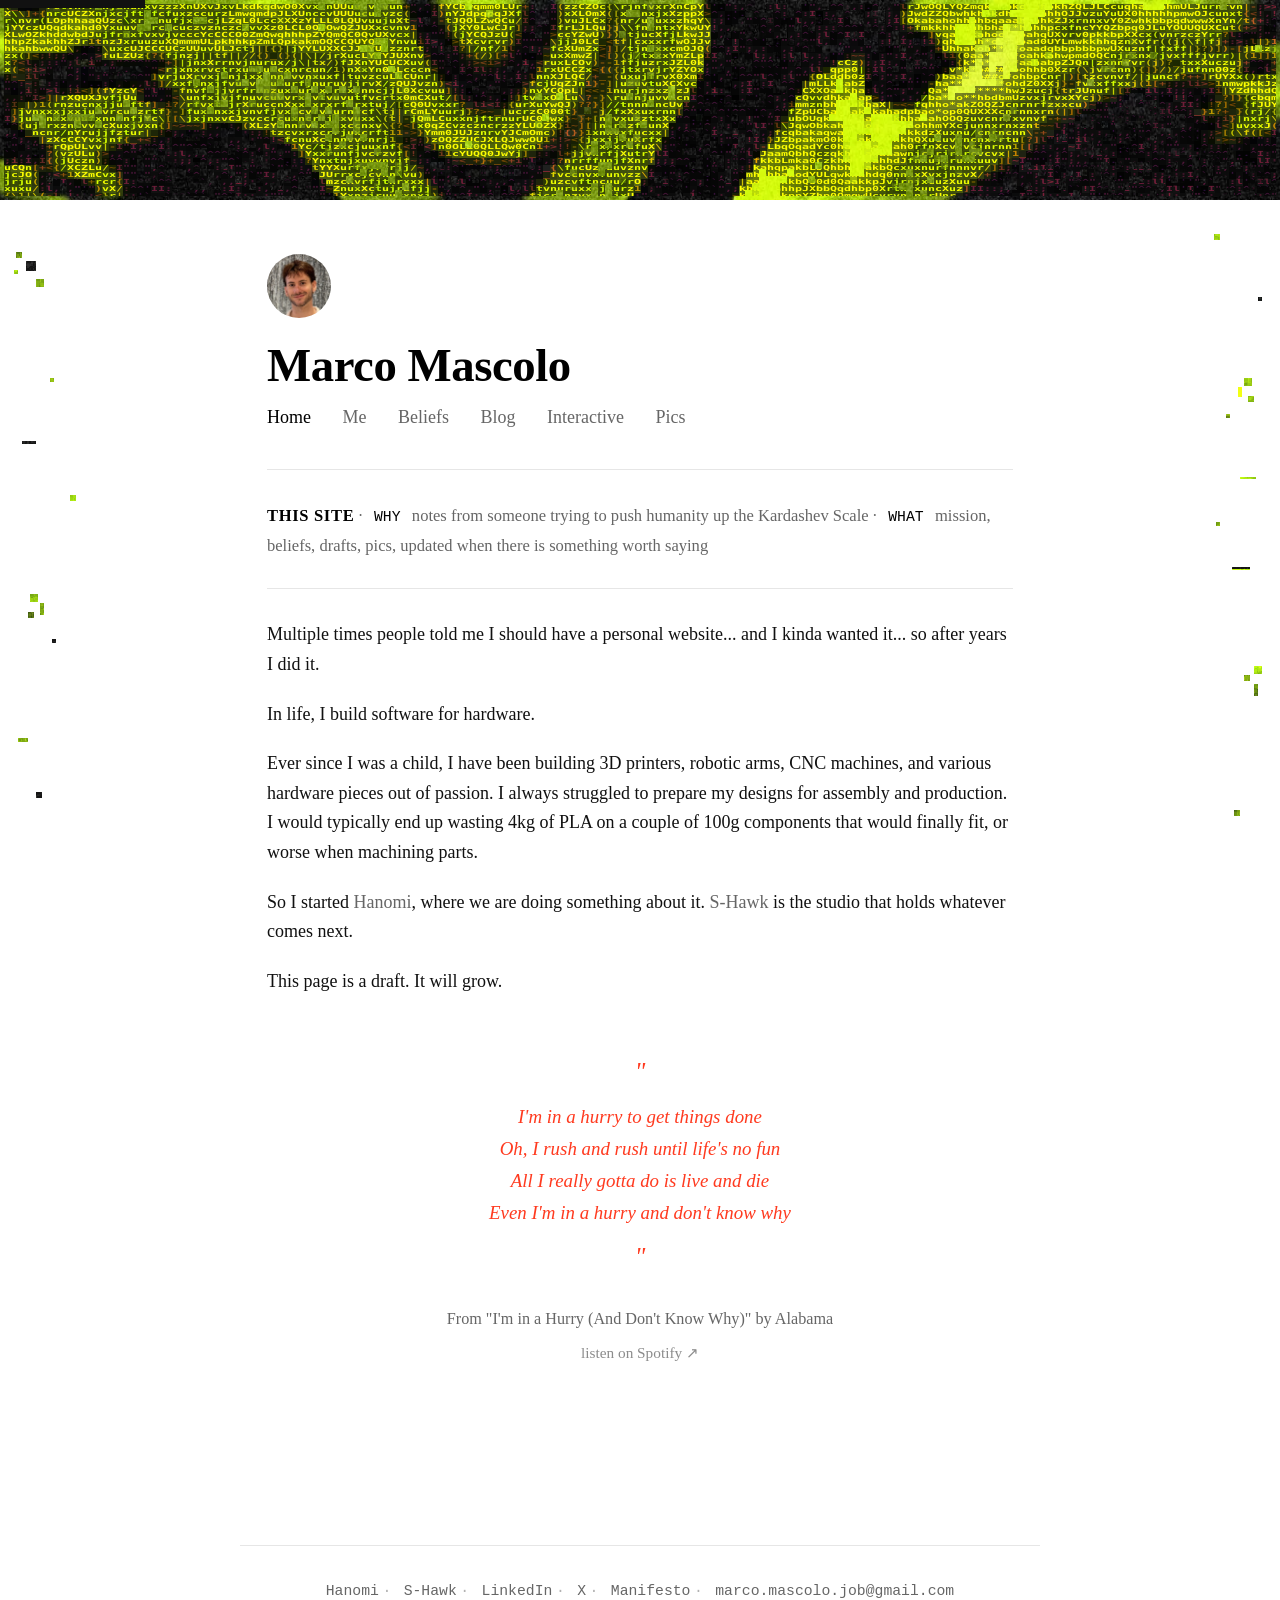
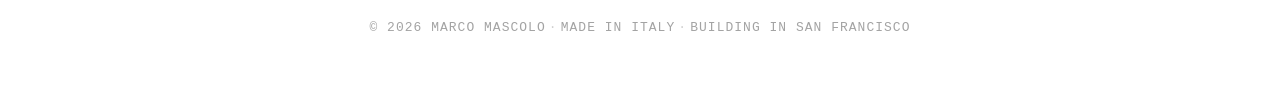
<file: index.html>
<!doctype html>
<html lang="en">
<head>
  <meta charset="utf-8">
    <meta http-equiv="Cache-Control" content="no-cache, no-store, must-revalidate">
  <meta http-equiv="Pragma" content="no-cache">
  <meta http-equiv="Expires" content="0">
  <meta name="viewport" content="width=device-width, initial-scale=1">
  <title>Marco Mascolo</title>
  <meta name="description" content="I build software for hardware. Founder of Hanomi and S-Hawk.">
  <link rel="canonical" href="https://marcomascolo.com/">
  <meta property="og:title" content="Marco Mascolo">
  <meta property="og:description" content="I build software for hardware.">
  <meta property="og:image" content="/assets/banner.jpg?v=3">
  <meta property="og:type" content="website">
  <meta name="twitter:card" content="summary_large_image">
  <script>/* CYCLE DISABLED */</script>
  <link rel="stylesheet" href="/style.css?v=12">
  <script src="/assets/detail-plate.js?v=8" defer></script>
  <link rel="icon" type="image/x-icon" href="/assets/favicon.ico">
  <link rel="icon" type="image/png" sizes="32x32" href="/assets/favicon-32.png">
  <link rel="icon" type="image/png" sizes="192x192" href="/assets/favicon-192.png">
  <link rel="apple-touch-icon" sizes="180x180" href="/assets/favicon-192.png">
</head>
<body>
  <a class="skip-link" href="#main">Skip to content</a>

  <div class="glitches" aria-hidden="true">
    <span class="g g-1"></span><span class="g g-2"></span><span class="g g-3"></span><span class="g g-4"></span>
    <span class="g g-5"></span><span class="g g-6"></span><span class="g g-7"></span><span class="g g-8"></span>
    <span class="g g-9"></span><span class="g g-10"></span><span class="g g-11"></span><span class="g g-12"></span>
    <span class="g g-13"></span><span class="g g-14"></span><span class="g g-15"></span><span class="g g-16"></span>
    <span class="g g-17"></span><span class="g g-18"></span><span class="g g-19"></span><span class="g g-20"></span>
    <span class="g g-21"></span><span class="g g-22"></span><span class="g g-23"></span><span class="g g-24"></span>
    <span class="g g-25"></span><span class="g g-26"></span><span class="g g-27"></span><span class="g g-28"></span>
    <span class="g g-29"></span><span class="g g-30"></span><span class="g g-31"></span><span class="g g-32"></span>
    <span class="g g-33"></span><span class="g g-34"></span><span class="g g-35"></span><span class="g g-36"></span>
  </div>

  <div class="banner" role="img" aria-label="Grainy banner art" data-plate-src="/assets/banner-2.webp"></div>

  <main id="main">
    <header class="intro">
      <img class="avatar" src="/assets/profile.jpg" alt="Marco Mascolo">
      <h1 class="name">Marco Mascolo</h1>
      <nav class="top" aria-label="Main">
        <a href="/" aria-current="page">Home</a>
        <a href="/me.html">Me</a>
        <a href="/beliefs.html">Beliefs</a>
        <a href="/random-blogging.html">Blog</a>
        <a href="/interactive.html">Interactive</a>
        <a href="/pics.html">Pics</a>
      </nav>
    </header>

    <hr class="divider">

    <p class="site-meta">
      <strong>THIS SITE</strong> · <code>WHY</code> notes from someone trying to push humanity up the Kardashev Scale · <code>WHAT</code> mission, beliefs, drafts, pics, updated when there is something worth saying
    </p>

    <hr class="divider">

    <p>Multiple times people told me I should have a personal website... and I kinda wanted it... so after years I did it.</p>

    <p>In life, I build software for hardware.</p>

    <p>Ever since I was a child, I have been building 3D printers, robotic arms, CNC machines, and various hardware pieces out of passion. I always struggled to prepare my designs for assembly and production. I would typically end up wasting 4kg of PLA on a couple of 100g components that would finally fit, or worse when machining parts.</p>

    <p>So I started <a href="https://hanomi.ai">Hanomi</a>, where we are doing something about it. <a href="https://s-hawk.com">S-Hawk</a> is the studio that holds whatever comes next.</p>

    <p>This page is a draft. It will grow.</p>

    <p class="quote">
      I'm in a hurry to get things done<br>
      Oh, I rush and rush until life's no fun<br>
      All I really gotta do is live and die<br>
      Even I'm in a hurry and don't know why
    </p>
    <p class="quote-source">From "I'm in a Hurry (And Don't Know Why)" by Alabama</p>
    <!-- TODO: swap search URL below for the canonical Spotify track URL when you have it handy -->
    <p class="quote-spotify"><a href="https://open.spotify.com/search/I%27m%20in%20a%20Hurry%20Alabama" target="_blank" rel="noopener">listen on Spotify ↗</a></p>

  </main>

  <footer class="site-footer">
    <p class="site-footer-links">
      <a href="https://hanomi.ai">Hanomi</a><span class="sep">·</span>
      <a href="https://s-hawk.com">S-Hawk</a><span class="sep">·</span>
      <a href="https://www.linkedin.com/in/marco-mascolo/">LinkedIn</a><span class="sep">·</span>
      <a href="https://x.com/_marco_masc">X</a><span class="sep">·</span>
      <a href="/manifesto.html">Manifesto</a><span class="sep">·</span>
      <a href="mailto:marco.mascolo.job@gmail.com">marco.mascolo.job@gmail.com</a>
    </p>
    <p class="site-footer-meta">
      &copy; 2026 marco mascolo<span class="sep">·</span>MADE IN ITALY<span class="sep">·</span>BUILDING IN SAN FRANCISCO
    </p>
  </footer>
</body>
</html>
</file>
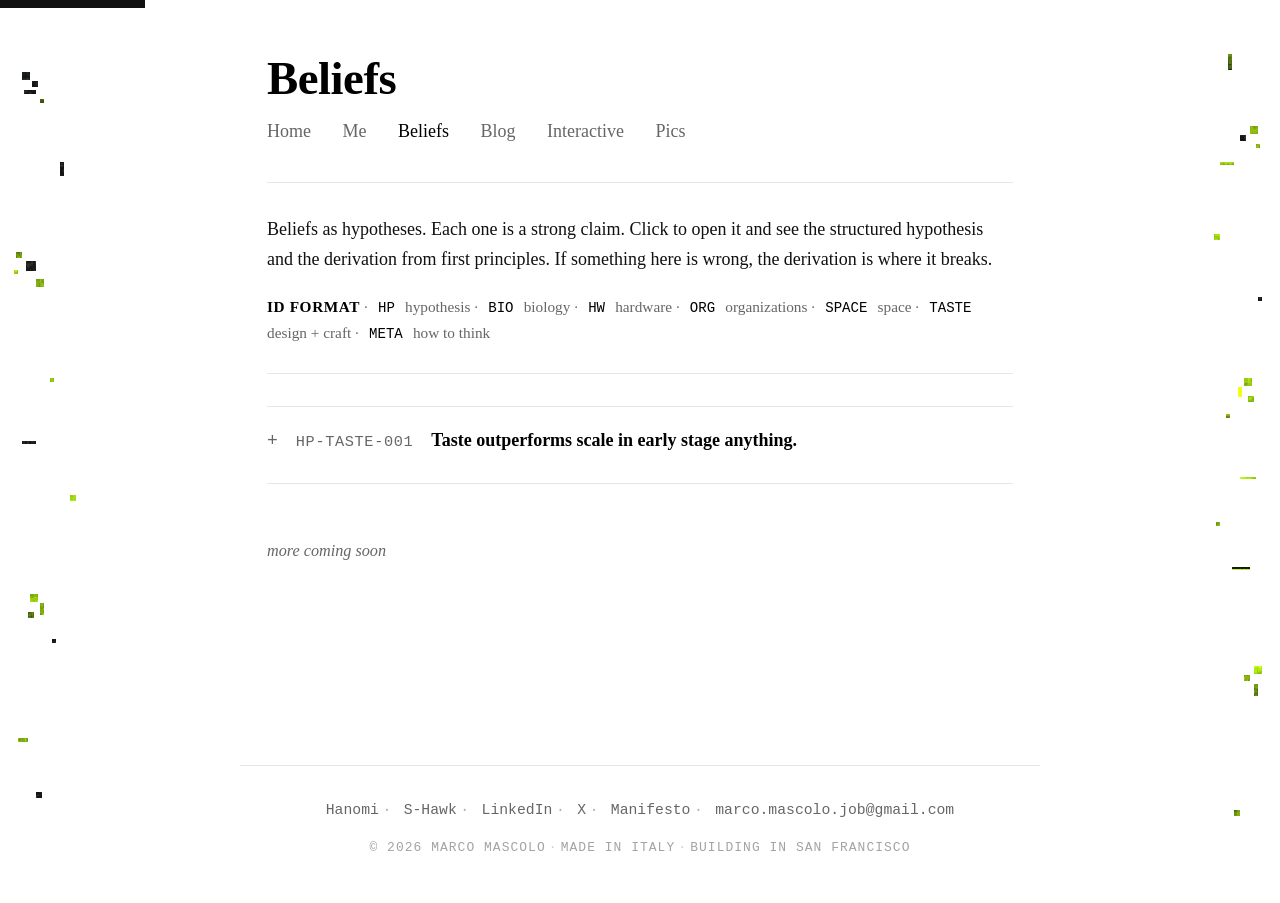
<file: beliefs.html>
<!doctype html>
<html lang="en">
<head>
  <meta charset="utf-8">
    <meta http-equiv="Cache-Control" content="no-cache, no-store, must-revalidate">
  <meta http-equiv="Pragma" content="no-cache">
  <meta http-equiv="Expires" content="0">
  <meta name="viewport" content="width=device-width, initial-scale=1">
  <title>Beliefs · Marco Mascolo</title>
  <meta name="description" content="Beliefs as hypotheses. Each one open to inspection.">
  <link rel="canonical" href="https://marcomascolo.com/beliefs.html">
  <meta property="og:title" content="Beliefs · Marco Mascolo">
  <meta property="og:description" content="Beliefs as hypotheses.">
  <meta property="og:image" content="/assets/banner.jpg?v=3">
  <meta property="og:type" content="article">
  <meta name="twitter:card" content="summary_large_image">
  <script>/* CYCLE DISABLED */</script>
  <link rel="stylesheet" href="/style.css?v=12">
  <link rel="icon" type="image/x-icon" href="/assets/favicon.ico">
  <link rel="icon" type="image/png" sizes="32x32" href="/assets/favicon-32.png">
  <link rel="icon" type="image/png" sizes="192x192" href="/assets/favicon-192.png">
  <link rel="apple-touch-icon" sizes="180x180" href="/assets/favicon-192.png">
</head>
<body>
  <a class="skip-link" href="#main">Skip to content</a>

  <div class="glitches" aria-hidden="true">
    <span class="g g-1"></span><span class="g g-2"></span><span class="g g-3"></span><span class="g g-4"></span>
    <span class="g g-5"></span><span class="g g-6"></span><span class="g g-7"></span><span class="g g-8"></span>
    <span class="g g-9"></span><span class="g g-10"></span><span class="g g-11"></span><span class="g g-12"></span>
    <span class="g g-13"></span><span class="g g-14"></span><span class="g g-15"></span><span class="g g-16"></span>
    <span class="g g-17"></span><span class="g g-18"></span><span class="g g-19"></span><span class="g g-20"></span>
    <span class="g g-21"></span><span class="g g-22"></span><span class="g g-23"></span><span class="g g-24"></span>
    <span class="g g-25"></span><span class="g g-26"></span><span class="g g-27"></span><span class="g g-28"></span>
    <span class="g g-29"></span><span class="g g-30"></span><span class="g g-31"></span><span class="g g-32"></span>
    <span class="g g-33"></span><span class="g g-34"></span><span class="g g-35"></span><span class="g g-36"></span>
  </div>

  <main id="main">
    <header class="intro">
      <h1 class="name">Beliefs</h1>
      <nav class="top" aria-label="Main">
        <a href="/">Home</a>
        <a href="/me.html">Me</a>
        <a href="/beliefs.html" aria-current="page">Beliefs</a>
        <a href="/random-blogging.html">Blog</a>
        <a href="/interactive.html">Interactive</a>
        <a href="/pics.html">Pics</a>
      </nav>
    </header>

    <hr class="divider">

    <p>Beliefs as hypotheses. Each one is a strong claim. Click to open it and see the structured hypothesis and the derivation from first principles. If something here is wrong, the derivation is where it breaks.</p>

    <p class="hp-legend">
      <strong>ID FORMAT</strong> · <code>HP</code> hypothesis · <code>BIO</code> biology · <code>HW</code> hardware · <code>ORG</code> organizations · <code>SPACE</code> space · <code>TASTE</code> design + craft · <code>META</code> how to think
    </p>

    <hr class="divider">
    <!--
    <details class="hp" name="hp" id="HP-HW-001">
      <summary>
        <span class="hp-id">HP-HW-001</span>
        <span class="hp-claim">Hardware iteration speed is the rate-limiting factor for civilizational progress over the next decade.</span>
      </summary>
      <div class="hp-body">
        <section class="hp-hyp">
          <h3>Hypothesis</h3>
          <dl>
            <dt>Claim</dt>
            <dd>Hardware iteration speed, not raw scientific knowledge or capital, sets the ceiling on how fast civilization advances in the 2026 to 2036 window.</dd>
            <dt>Mechanism</dt>
            <dd>Software ate the world, but the world remains physical. Every major frontier (energy, aerospace, biotech tools, manufacturing) bottlenecks on how fast a physical thing can be designed, prototyped, tested, manufactured. Software iterates in minutes. Hardware iterates in months.</dd>
            <dt>Would refute</dt>
            <dd>If a new manufacturing modality (e.g., fully programmable matter, mature automated micro-fabs) collapses hardware iteration to days for general parts, this thesis weakens. Watch the cost-per-prototype-cycle curves.</dd>
          </dl>
        </section>
        <section class="hp-fp">
          <h3>From first principles</h3>
          <ol>
            <li>Progress requires testing real systems against reality.</li>
            <li>Real systems include hardware as a subset (and in physical industries, as the majority).</li>
            <li>Testing speed is bounded by how fast you can produce a new candidate.</li>
            <li>Hardware production today involves human-in-the-loop steps (drawings, NRE, qualifying tools, supplier coordination) that take days to weeks.</li>
            <li>Therefore the maximum learning rate for physical industries is bounded by hardware iteration speed.</li>
            <li>Therefore whoever shortens hardware iteration unlocks the binding constraint for those industries.</li>
          </ol>
        </section>
      </div>
    </details>
    -->
    <!--
    <details class="hp" name="hp" id="HP-HW-002">
      <summary>
        <span class="hp-id">HP-HW-002</span>
        <span class="hp-claim">Engineering drawings are the operating system of physical manufacturing, and they will not be replaced for decades.</span>
      </summary>
      <div class="hp-body">
        <section class="hp-hyp">
          <h3>Hypothesis</h3>
          <dl>
            <dt>Claim</dt>
            <dd>2D engineering drawings remain the shared artifact between every stakeholder in physical manufacturing (engineer, machinist, QA inspector, procurement, regulator) and no substitute exists that all five parties trust.</dd>
            <dt>Mechanism</dt>
            <dd>Drawings encode design intent in a format that is legally enforceable, ISO-standardized, machine-readable, and human-readable simultaneously. Replacing drawings means replacing the contract layer between five professions at once. That coordination problem keeps drawings dominant.</dd>
            <dt>Would refute</dt>
            <dd>If a major regulator (FAA, FDA, ISO) certifies MBD-only workflows as legally binding without drawing fallback, the timeline accelerates.</dd>
          </dl>
        </section>
        <section class="hp-fp">
          <h3>From first principles</h3>
          <ol>
            <li>A manufacturing handoff requires a shared, unambiguous specification.</li>
            <li>The spec must satisfy five different professionals with different tools and incentives.</li>
            <li>The format with the highest joint readability across those five is the one that survives.</li>
            <li>2D drawings with GD&T have ~80 years of standardization and tooling.</li>
            <li>Replacing them requires moving five professions simultaneously, which is rare.</li>
            <li>Therefore drawings persist, and whatever sits on top of drawings (Hanomi) is the real layer of value.</li>
          </ol>
        </section>
      </div>
    </details>
    -->
    <!--
    <details class="hp" name="hp" id="HP-ORG-001">
      <summary>
        <span class="hp-id">HP-ORG-001</span>
        <span class="hp-claim">Iteration speed beats raw intelligence in any team older than six months.</span>
      </summary>
      <div class="hp-body">
        <section class="hp-hyp">
          <h3>Hypothesis</h3>
          <dl>
            <dt>Claim</dt>
            <dd>A team that runs 10 experiments per unit time will outlearn a smarter team that runs 1 experiment in the same time, given equal access to data.</dd>
            <dt>Mechanism</dt>
            <dd>Intelligence accelerates the analysis of any single experiment. Iteration speed multiplies the number of experiments. Over time, more experiments win, because reality contains information that no amount of upfront reasoning can derive.</dd>
            <dt>Would refute</dt>
            <dd>If the slower team produces materially higher-quality experiments AND the field rewards quality over volume (e.g., regulatory science). In most fields, this is not the case.</dd>
          </dl>
        </section>
        <section class="hp-fp">
          <h3>From first principles</h3>
          <ol>
            <li>Knowledge comes from experiments contacting reality.</li>
            <li>Reality contains structure that pure reasoning cannot derive.</li>
            <li>Therefore total learning is roughly proportional to (experiments run) × (information extracted per experiment).</li>
            <li>Intelligence increases the second term linearly at best.</li>
            <li>Iteration speed increases the first term linearly without ceiling.</li>
            <li>Over a long enough horizon, the unbounded factor dominates.</li>
          </ol>
        </section>
      </div>
    </details>
    -->
    <!--
    <details class="hp" name="hp" id="HP-ORG-002">
      <summary>
        <span class="hp-id">HP-ORG-002</span>
        <span class="hp-claim">Risk aversion, not laziness or stupidity, is the default failure mode of large organizations.</span>
      </summary>
      <div class="hp-body">
        <section class="hp-hyp">
          <h3>Hypothesis</h3>
          <dl>
            <dt>Claim</dt>
            <dd>Most slowness inside companies above ~200 people is driven by individuals correctly maximizing personal risk-adjusted reward, not by individual character flaws.</dd>
            <dt>Mechanism</dt>
            <dd>Large orgs reward not-being-the-one-who-broke-something more than being-the-one-who-built-something. The math of personal incentives makes "do nothing" the dominant strategy.</dd>
            <dt>Would refute</dt>
            <dd>An organization where leadership consistently rewards visible failure attempts more than safe completion would behave differently. They exist, they are rare, they outperform.</dd>
          </dl>
        </section>
        <section class="hp-fp">
          <h3>From first principles</h3>
          <ol>
            <li>People optimize for personal outcomes within their incentive landscape.</li>
            <li>In most large organizations, breaking something has visible career cost; not changing something has no visible cost.</li>
            <li>Therefore the rational individual choice is to not change anything that is not absolutely required.</li>
            <li>Aggregated across thousands of people, this produces organizational paralysis.</li>
            <li>Therefore the problem is structural, not personal.</li>
            <li>Therefore the lever is incentive design, not motivation.</li>
          </ol>
        </section>
      </div>
    </details>
    -->
    <!--
    <details class="hp" name="hp" id="HP-SPACE-001">
      <summary>
        <span class="hp-id">HP-SPACE-001</span>
        <span class="hp-claim">Mars is a fuel stop, not a destination. The real frontier is finding life larger than bacteria.</span>
      </summary>
      <div class="hp-body">
        <section class="hp-hyp">
          <h3>Hypothesis</h3>
          <dl>
            <dt>Claim</dt>
            <dd>Establishing a self-sustaining Mars colony has limited civilizational impact compared to encountering multicellular extraterrestrial life. The first changes logistics; the second changes our species' worldview.</dd>
            <dt>Mechanism</dt>
            <dd>A Mars colony is humans living on a different rock. A planet with non-DNA-based or multicellular non-Earth life forces a re-examination of biology, philosophy, religion, and our sense of cosmic uniqueness. The latter is the larger discontinuity.</dd>
            <dt>Would refute</dt>
            <dd>If a Mars colony enables a breakthrough that has nothing to do with Mars itself (e.g., as a testbed for life-extension or hardware iteration) the colony has indirect value. Possible. Watch carefully.</dd>
          </dl>
        </section>
        <section class="hp-fp">
          <h3>From first principles</h3>
          <ol>
            <li>The size of a discovery's civilizational impact is proportional to how many existing beliefs it overturns.</li>
            <li>A Mars colony confirms what we already believe: humans can live elsewhere with enough effort.</li>
            <li>Encountering complex non-Earth life overturns assumptions about biology's uniqueness, evolutionary mechanisms, and humanity's cosmic position.</li>
            <li>Therefore the second event has orders of magnitude more impact than the first.</li>
            <li>Therefore Mars is a means, not an end.</li>
          </ol>
        </section>
      </div>
    </details>
    -->
    <!--
    <details class="hp" name="hp" id="HP-BIO-001">
      <summary>
        <span class="hp-id">HP-BIO-001</span>
        <span class="hp-claim">Lifespan extension is a load-bearing part of any 100-year engineering mission, not an unrelated longevity hobby.</span>
      </summary>
      <div class="hp-body">
        <section class="hp-hyp">
          <h3>Hypothesis</h3>
          <dl>
            <dt>Claim</dt>
            <dd>Missions that require longer than a single productive human career (~30-40 years) cannot reliably succeed via succession alone. Continuity of vision degrades across handoffs. Therefore extending the individual lifespan is engineering work, not lifestyle work.</dd>
            <dt>Mechanism</dt>
            <dd>Multi-generational projects suffer from value drift, knowledge loss, and political capture between generations. Even great institutions (Bell Labs, NASA Apollo, Manhattan) decay across decades. Extending individual coherent agency past 100 years preserves mission integrity.</dd>
            <dt>Would refute</dt>
            <dd>If a robust institutional design exists that consistently preserves mission integrity across 3+ generations, the personal-lifespan argument weakens. None has been demonstrated at this scale.</dd>
          </dl>
        </section>
        <section class="hp-fp">
          <h3>From first principles</h3>
          <ol>
            <li>A mission with a defined end state requires continuous agency to reach that end state.</li>
            <li>Human productive agency currently spans ~30-40 years.</li>
            <li>Missions longer than that horizon require either succession or lifespan extension.</li>
            <li>Succession demonstrably loses fidelity over generations (every empire, every long-lived institution).</li>
            <li>Therefore for missions longer than one career, lifespan extension is the lower-loss path.</li>
            <li>Therefore lifespan extension is a tool of the mission, not a separate goal.</li>
          </ol>
        </section>
      </div>
    </details>
    -->

    <details class="hp" name="hp" id="HP-TASTE-001">
      <summary>
        <span class="hp-id">HP-TASTE-001</span>
        <span class="hp-claim">Taste outperforms scale in early stage anything.</span>
      </summary>
      <div class="hp-body">
        <section class="hp-hyp">
          <h3>Hypothesis</h3>
          <dl>
            <dt>Claim</dt>
            <dd>For new products, companies, and teams under 50 people, the operator's taste (judgment about which details matter) predicts long term outcomes more reliably than initial scale or capital.</dd>
            <dt>Mechanism</dt>
            <dd>Early stage decisions compound. A founder with taste makes 100 small choices that each look identical to the version without taste on day one, but diverge enormously by year three. Scale early just amplifies whatever taste exists; without taste, it amplifies mistakes.</dd>
            <dt>Would refute</dt>
            <dd>If a tasteless company with massive distribution consistently beats a tasteful undercapitalized one. Distribution wins alone exist (mostly in fast moving consumer goods with low taste sensitivity), but they are minority cases in software, hardware, and high craft industries.</dd>
          </dl>
        </section>
        <section class="hp-fp">
          <h3>From first principles</h3>
          <ol>
            <li>Early decisions compound at higher rates than late decisions.</li>
            <li>A "taste" operator makes systematically better small decisions on details that compound.</li>
            <li>Capital can be raised after demonstrating product market fit. Taste cannot be acquired at the same rate.</li>
            <li>Therefore the binding constraint at the start is taste, not capital.</li>
            <li>Therefore the best hire is someone whose judgment you trust on the details, even if expensive.</li>
          </ol>
        </section>
      </div>
    </details>

    <hr class="divider">

    <p class="hp-meta">more coming soon</p>
  </main>
  <footer class="site-footer">
    <p class="site-footer-links">
      <a href="https://hanomi.ai">Hanomi</a><span class="sep">·</span>
      <a href="https://s-hawk.com">S-Hawk</a><span class="sep">·</span>
      <a href="https://www.linkedin.com/in/marco-mascolo/">LinkedIn</a><span class="sep">·</span>
      <a href="https://x.com/_marco_masc">X</a><span class="sep">·</span>
      <a href="/manifesto.html">Manifesto</a><span class="sep">·</span>
      <a href="mailto:marco.mascolo.job@gmail.com">marco.mascolo.job@gmail.com</a>
    </p>
    <p class="site-footer-meta">
      &copy; 2026 marco mascolo<span class="sep">·</span>MADE IN ITALY<span class="sep">·</span>BUILDING IN SAN FRANCISCO
    </p>
  </footer>
</body>
</html>
</file>
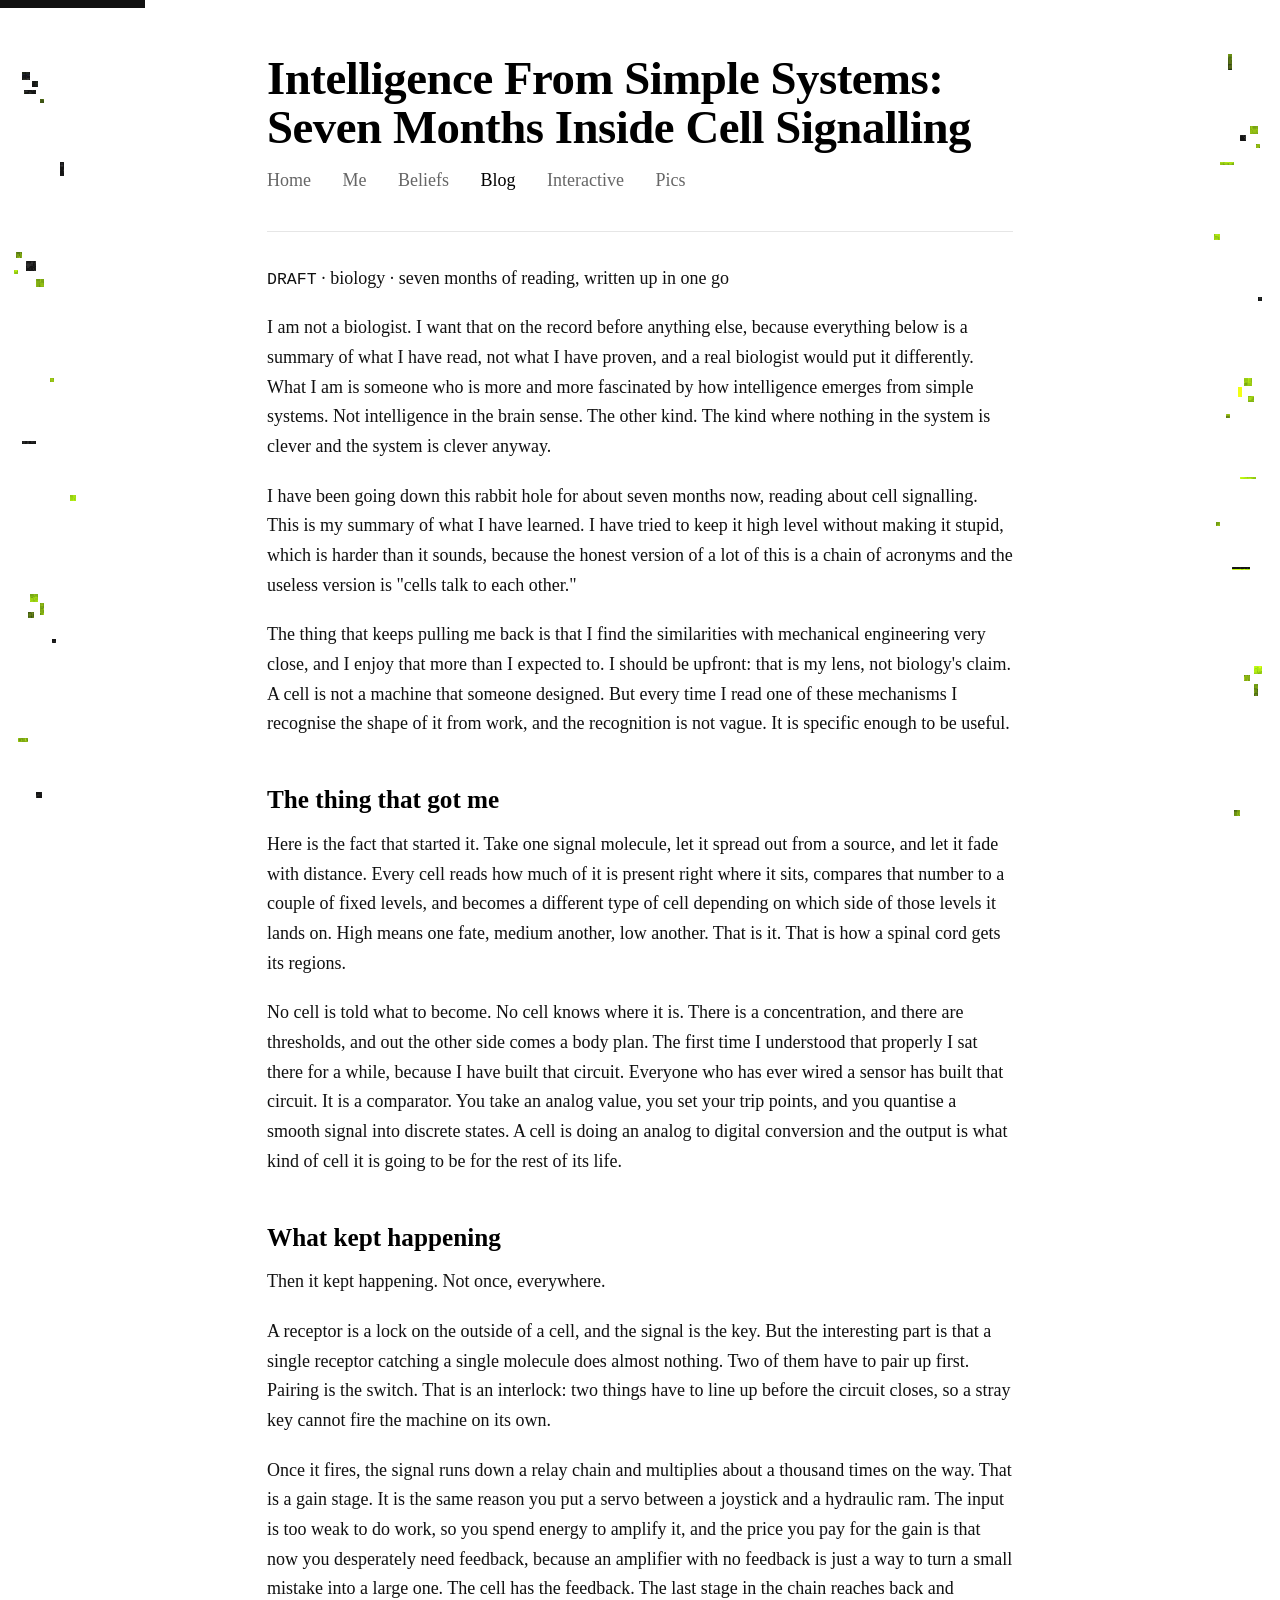
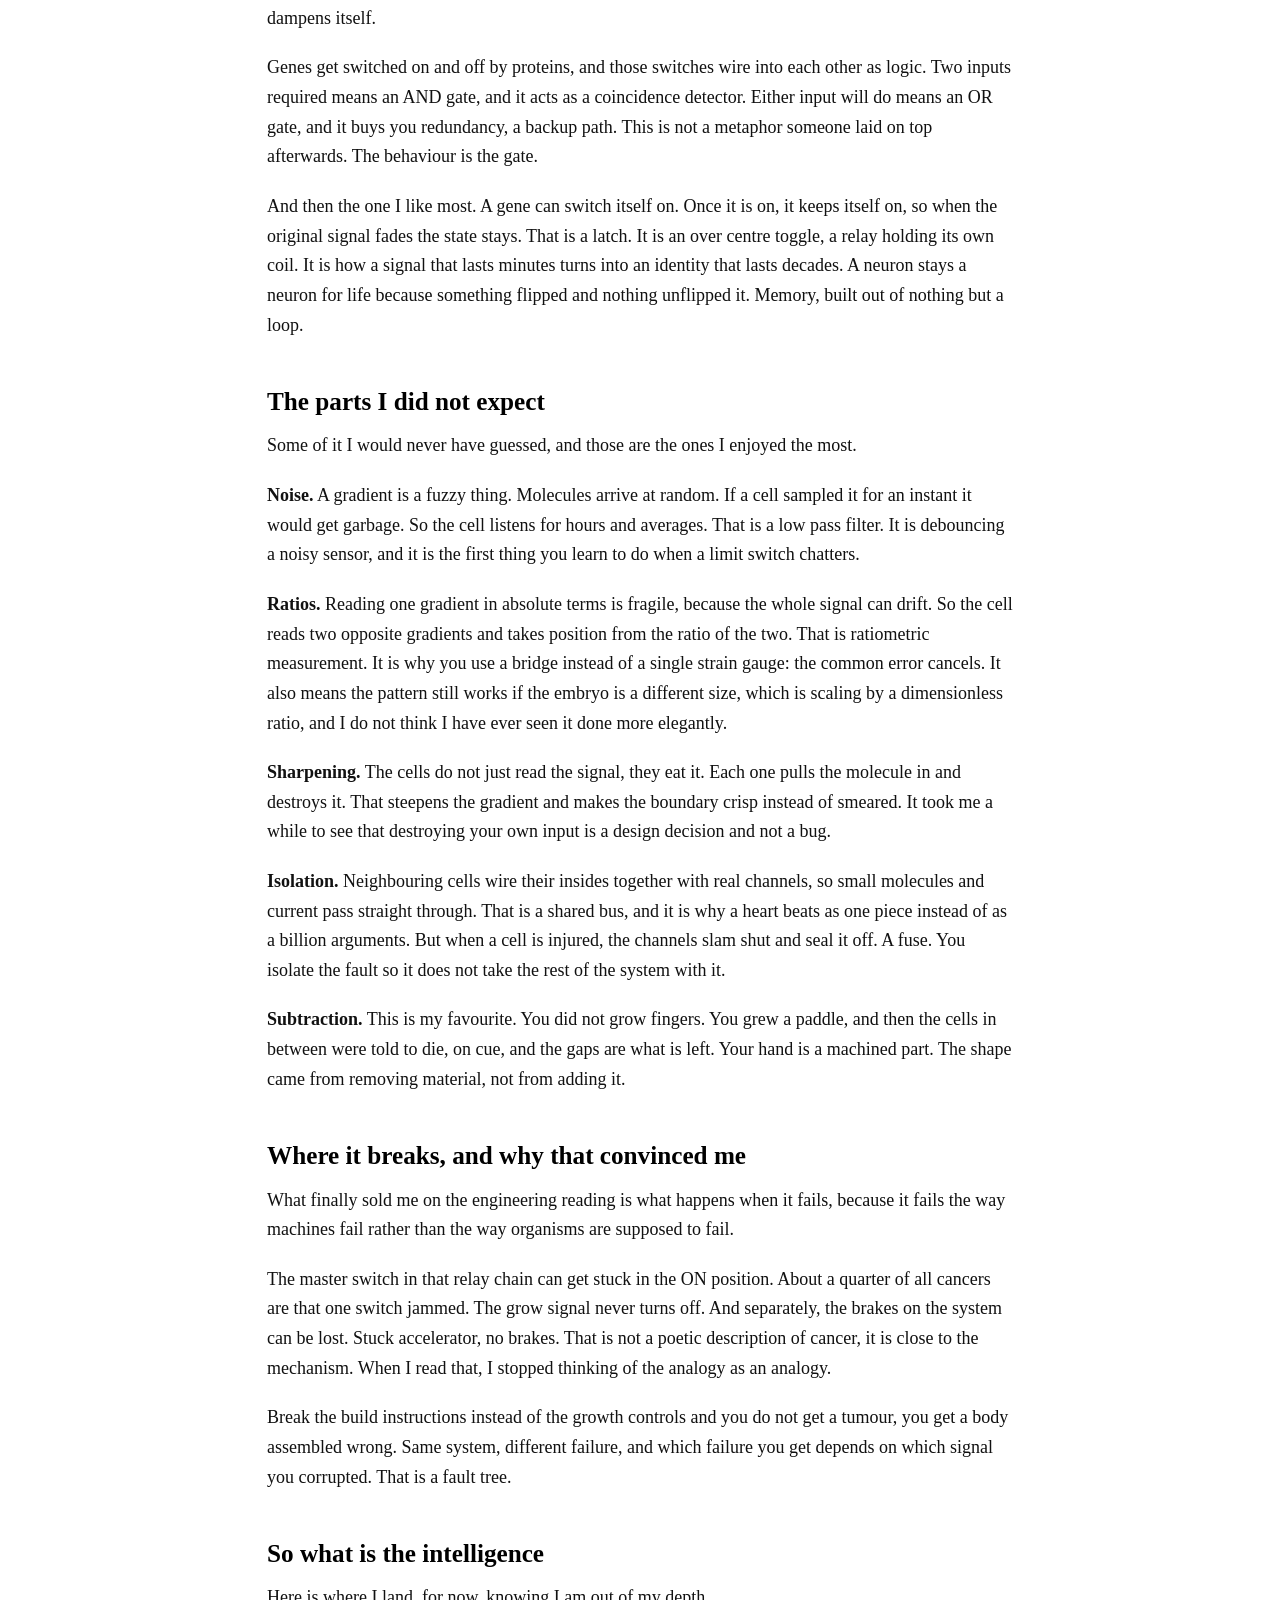
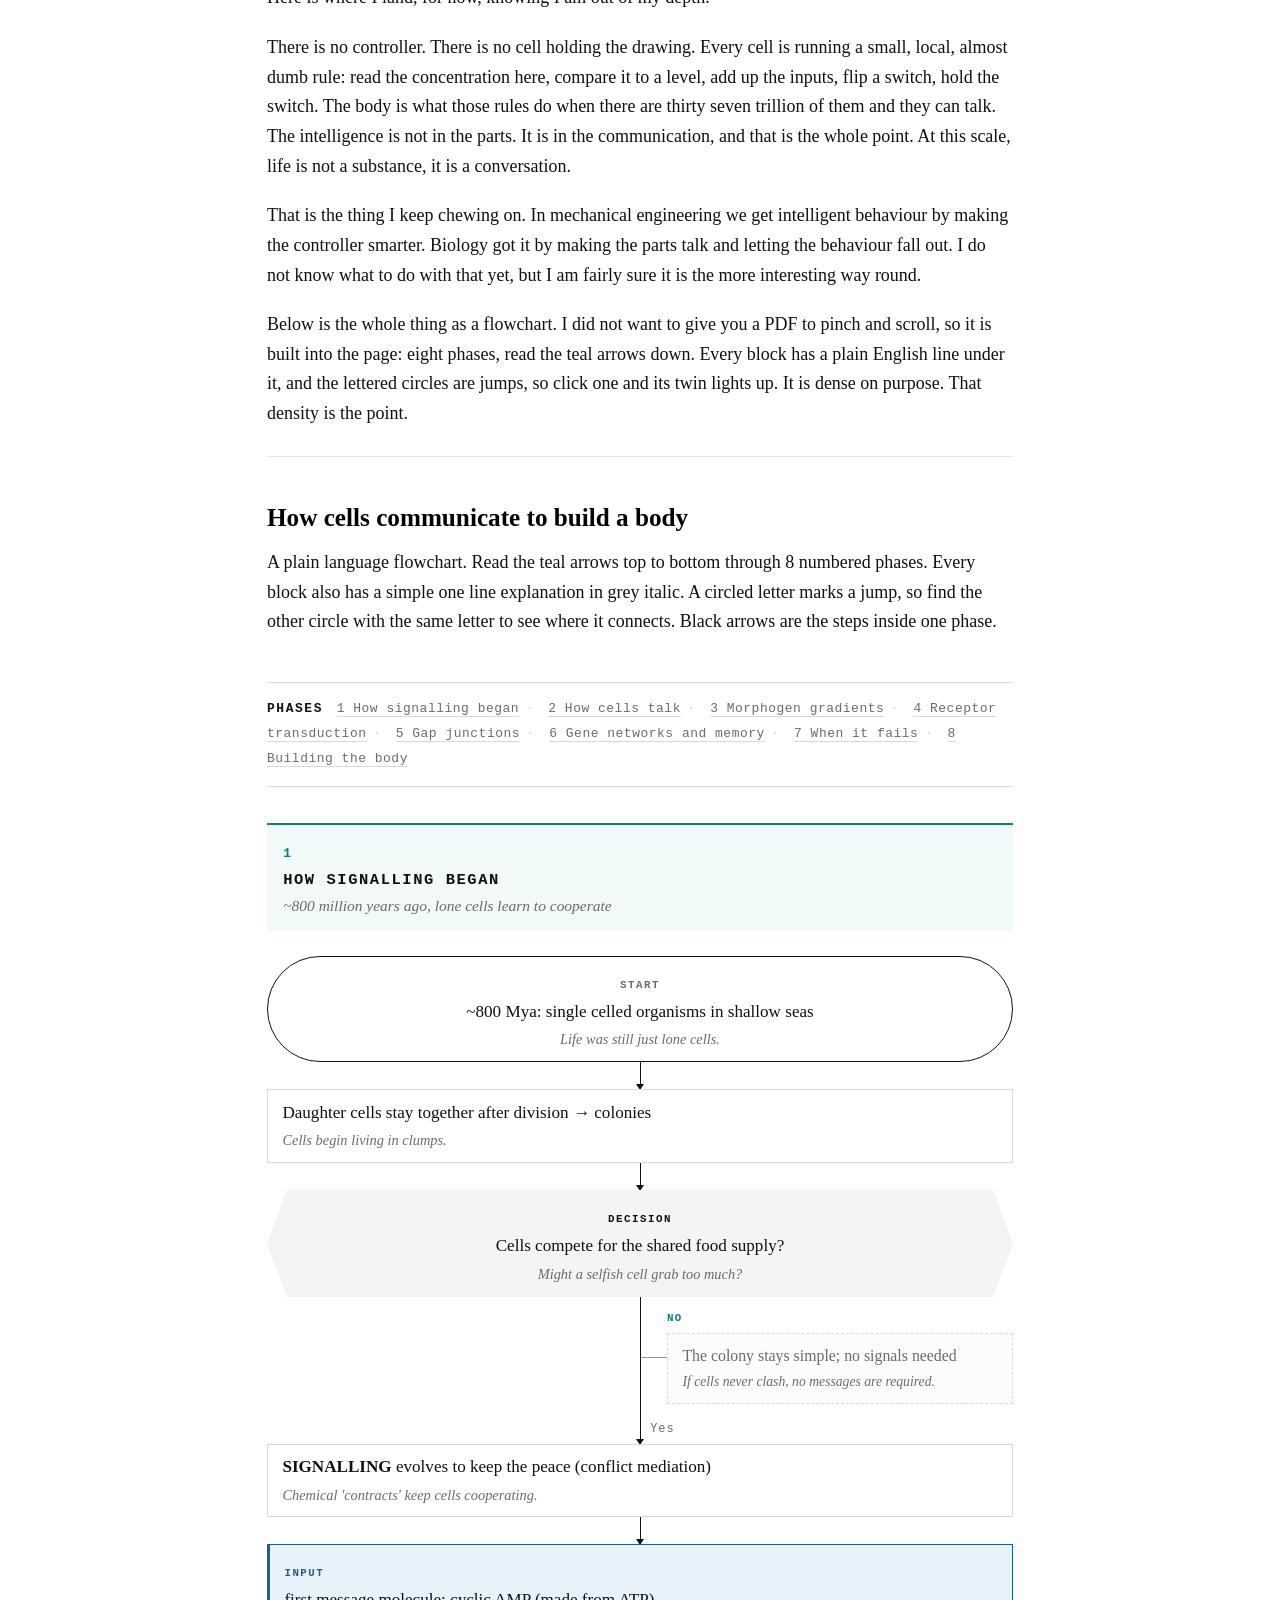
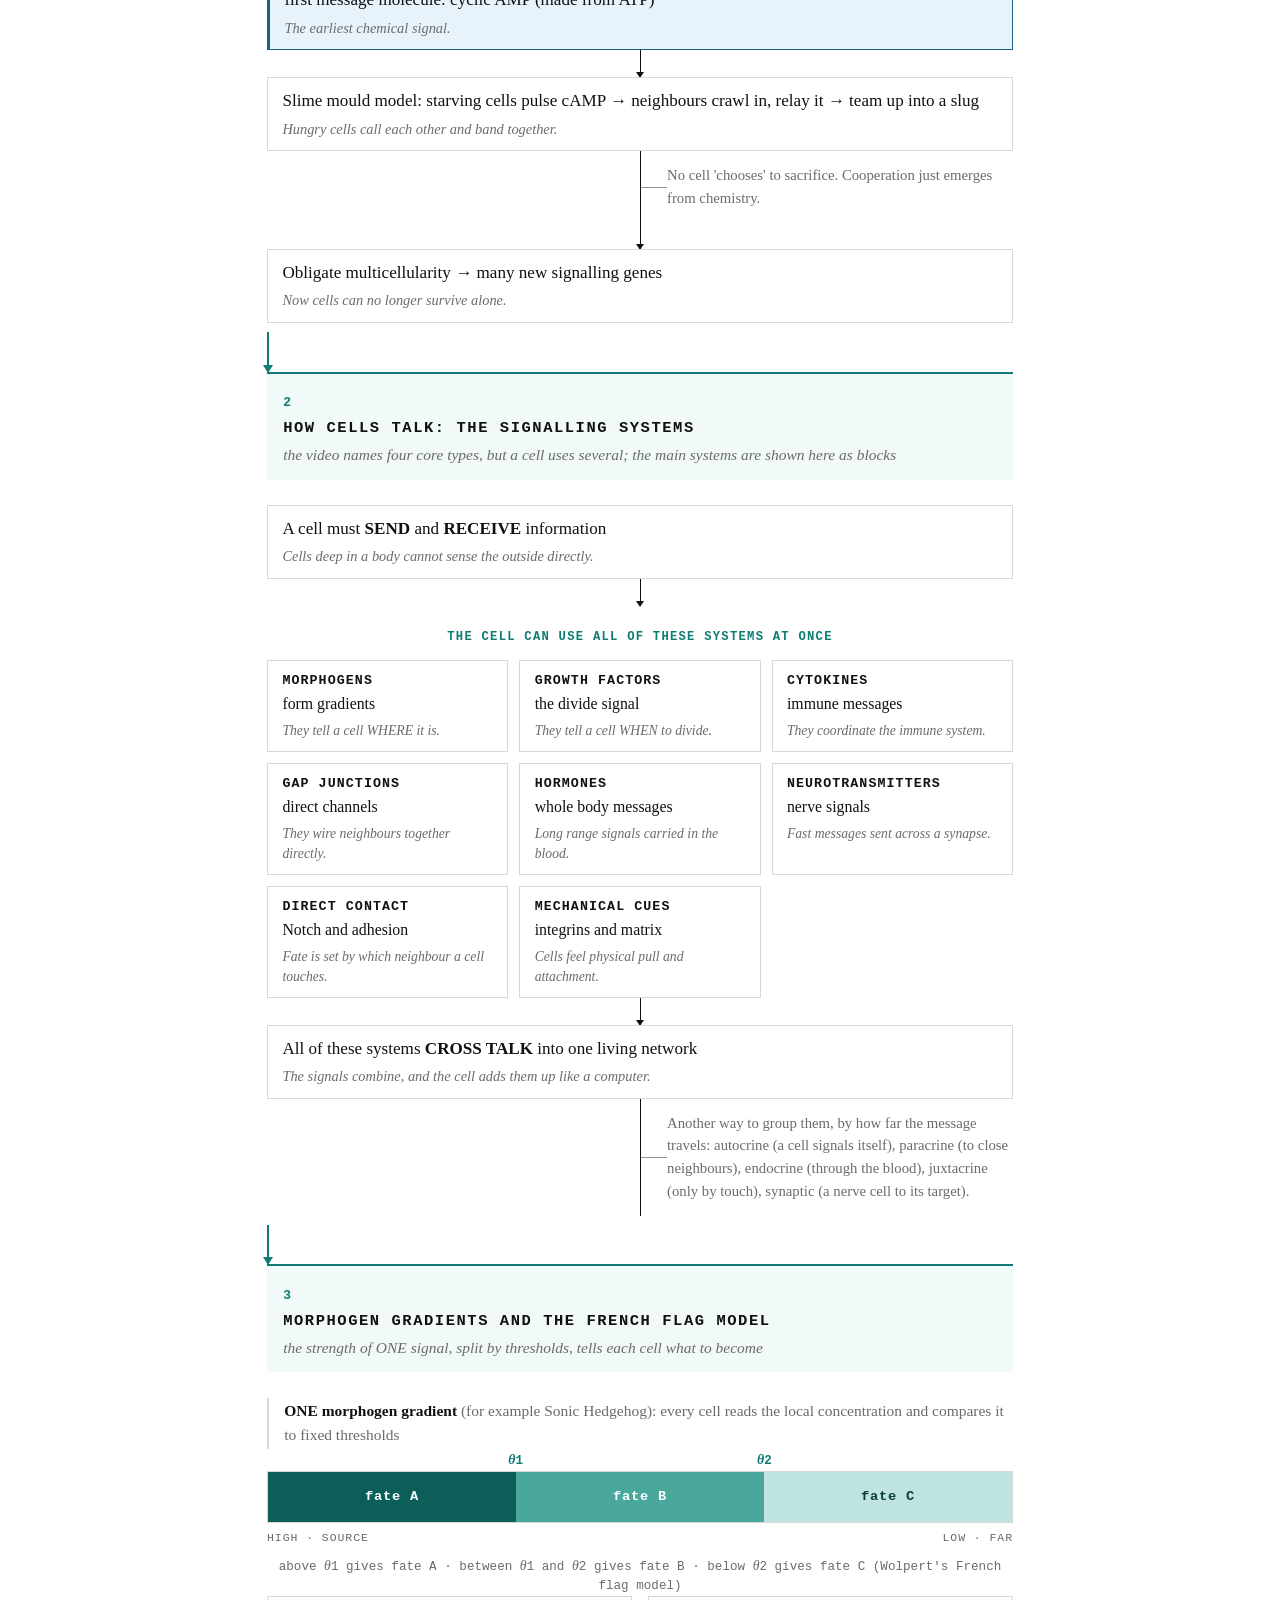
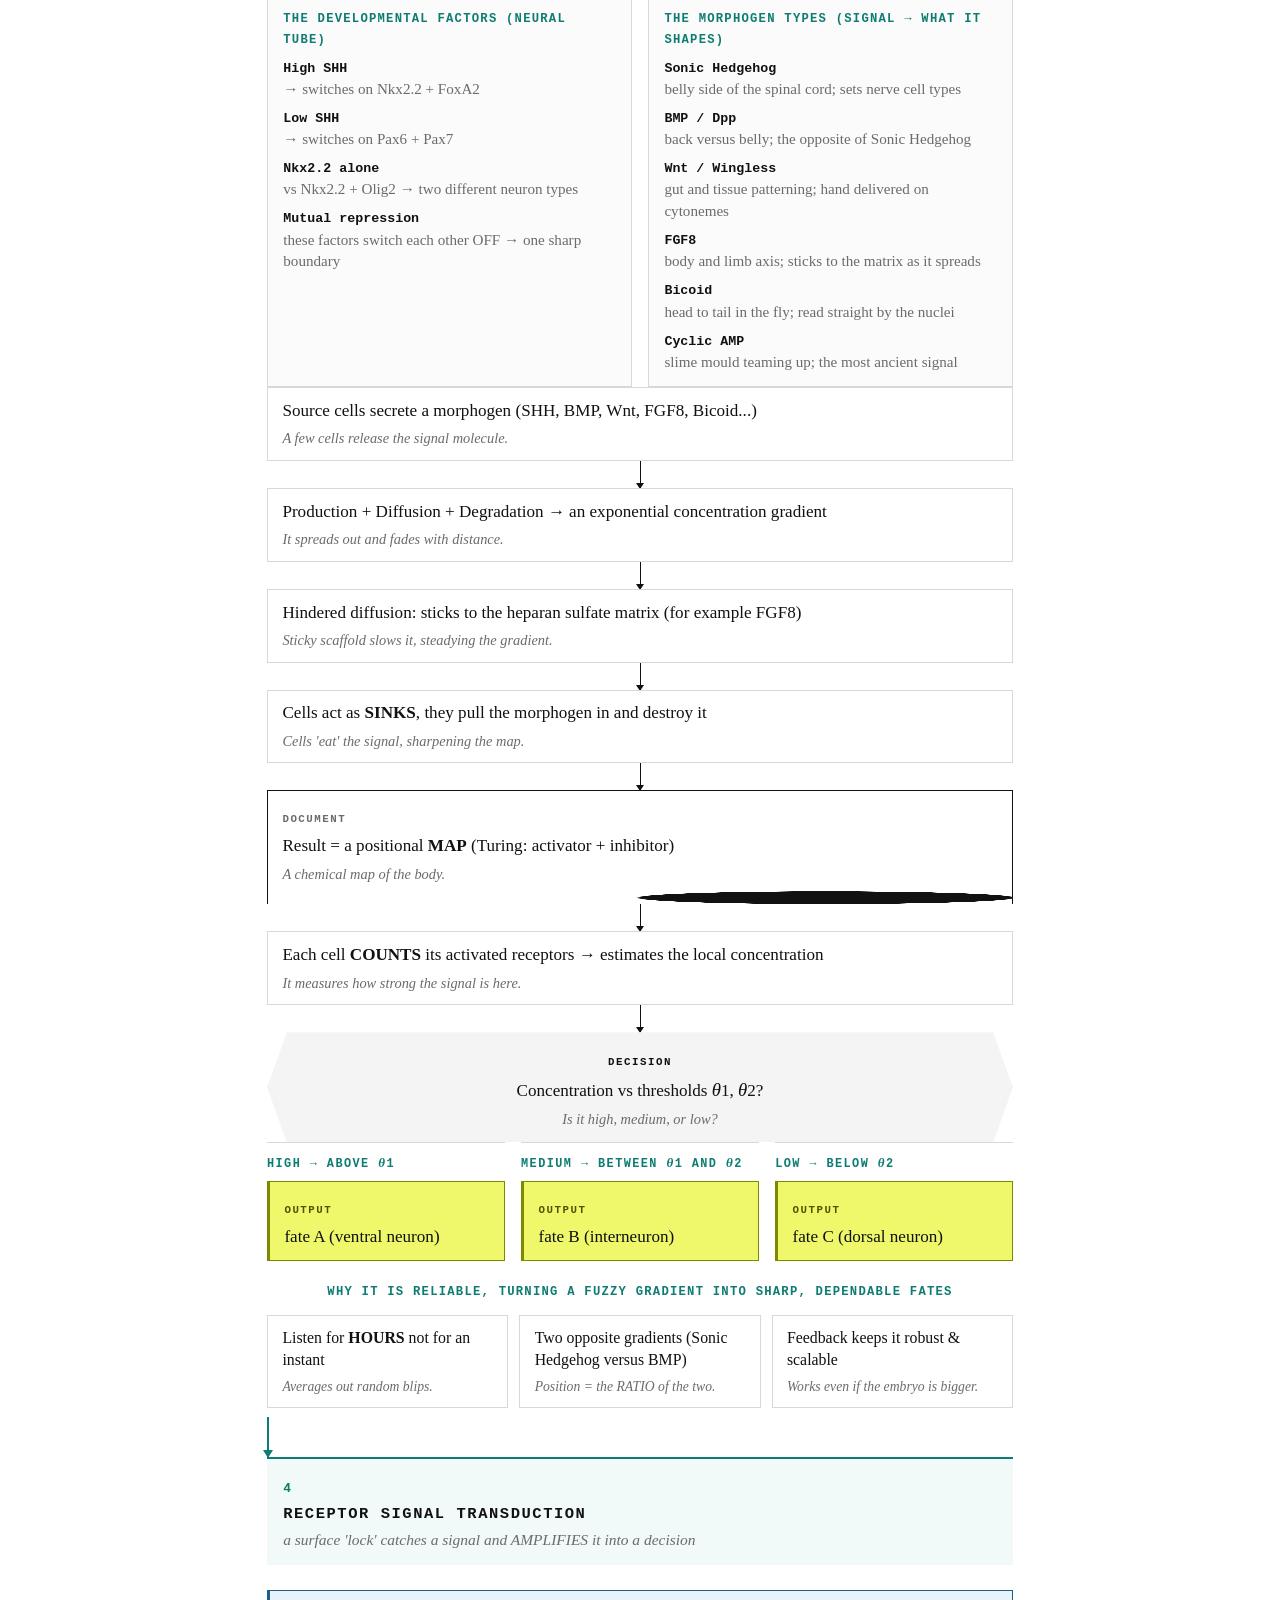
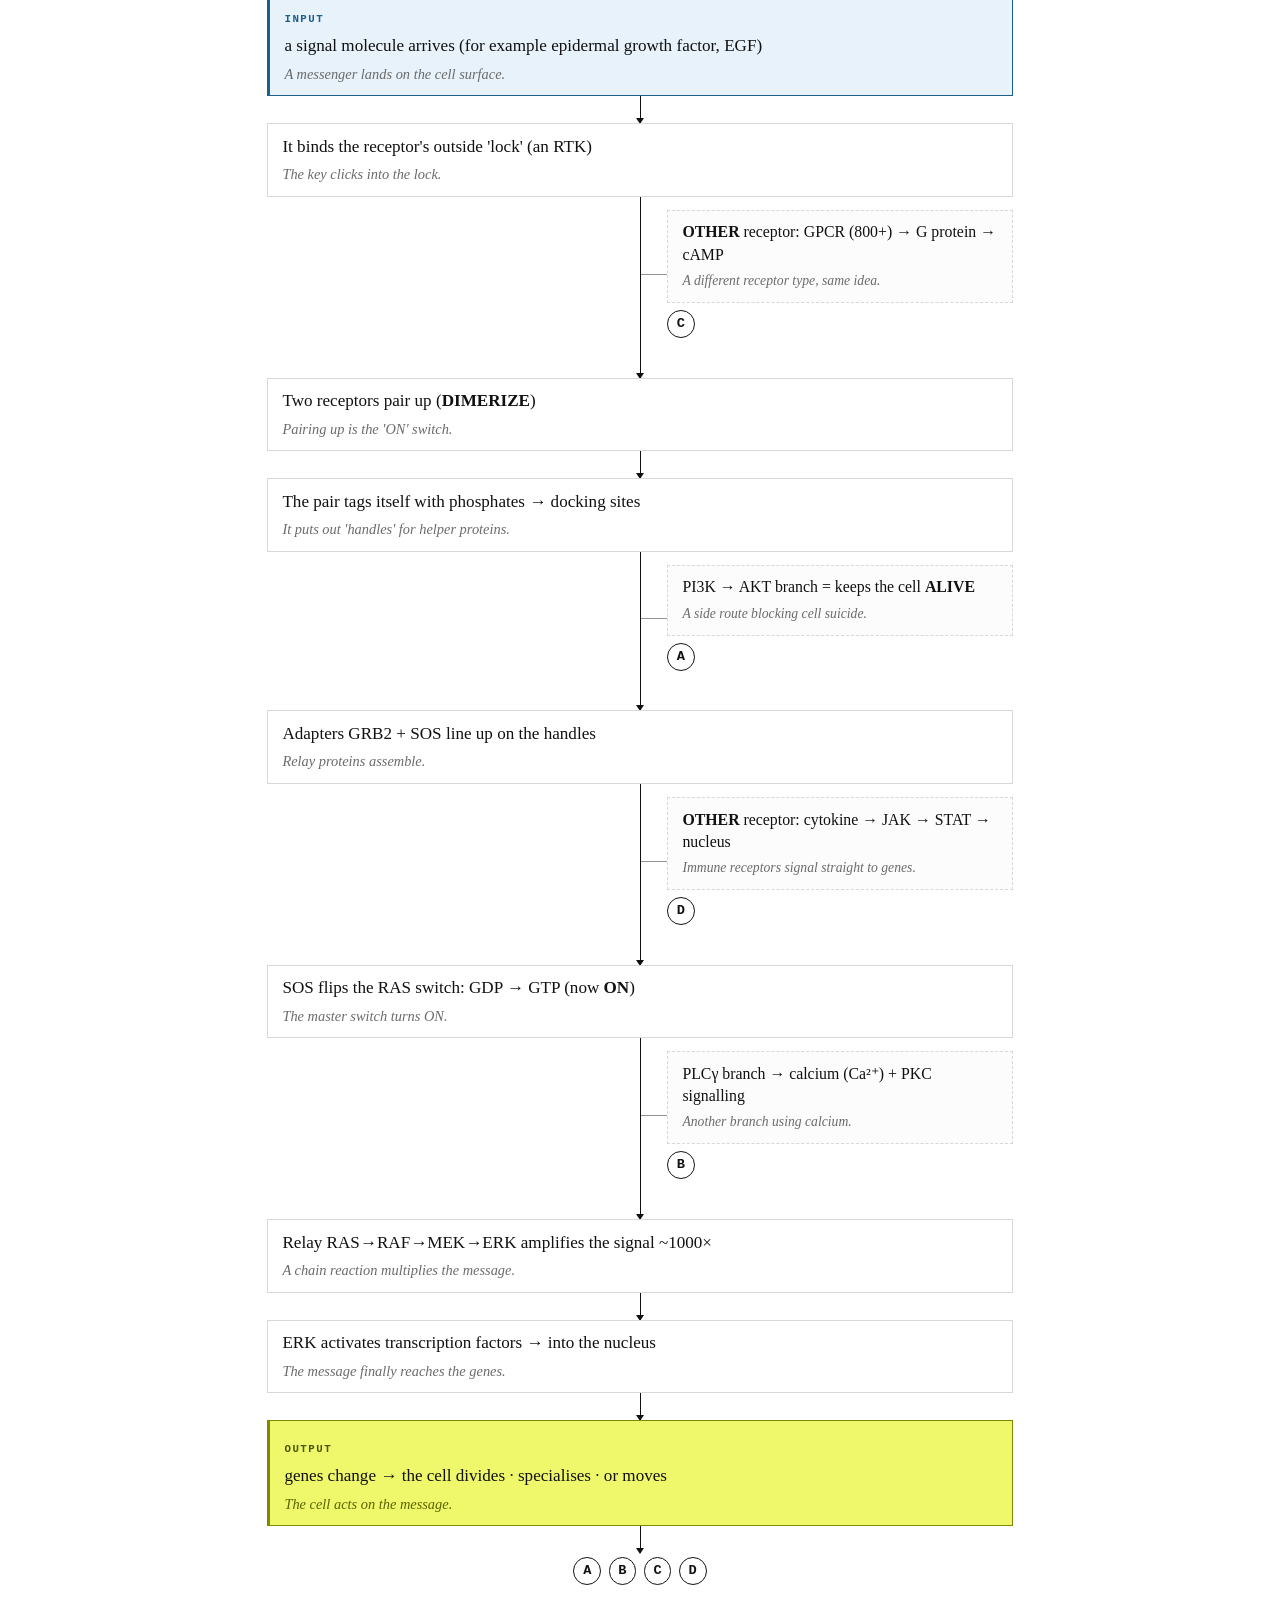
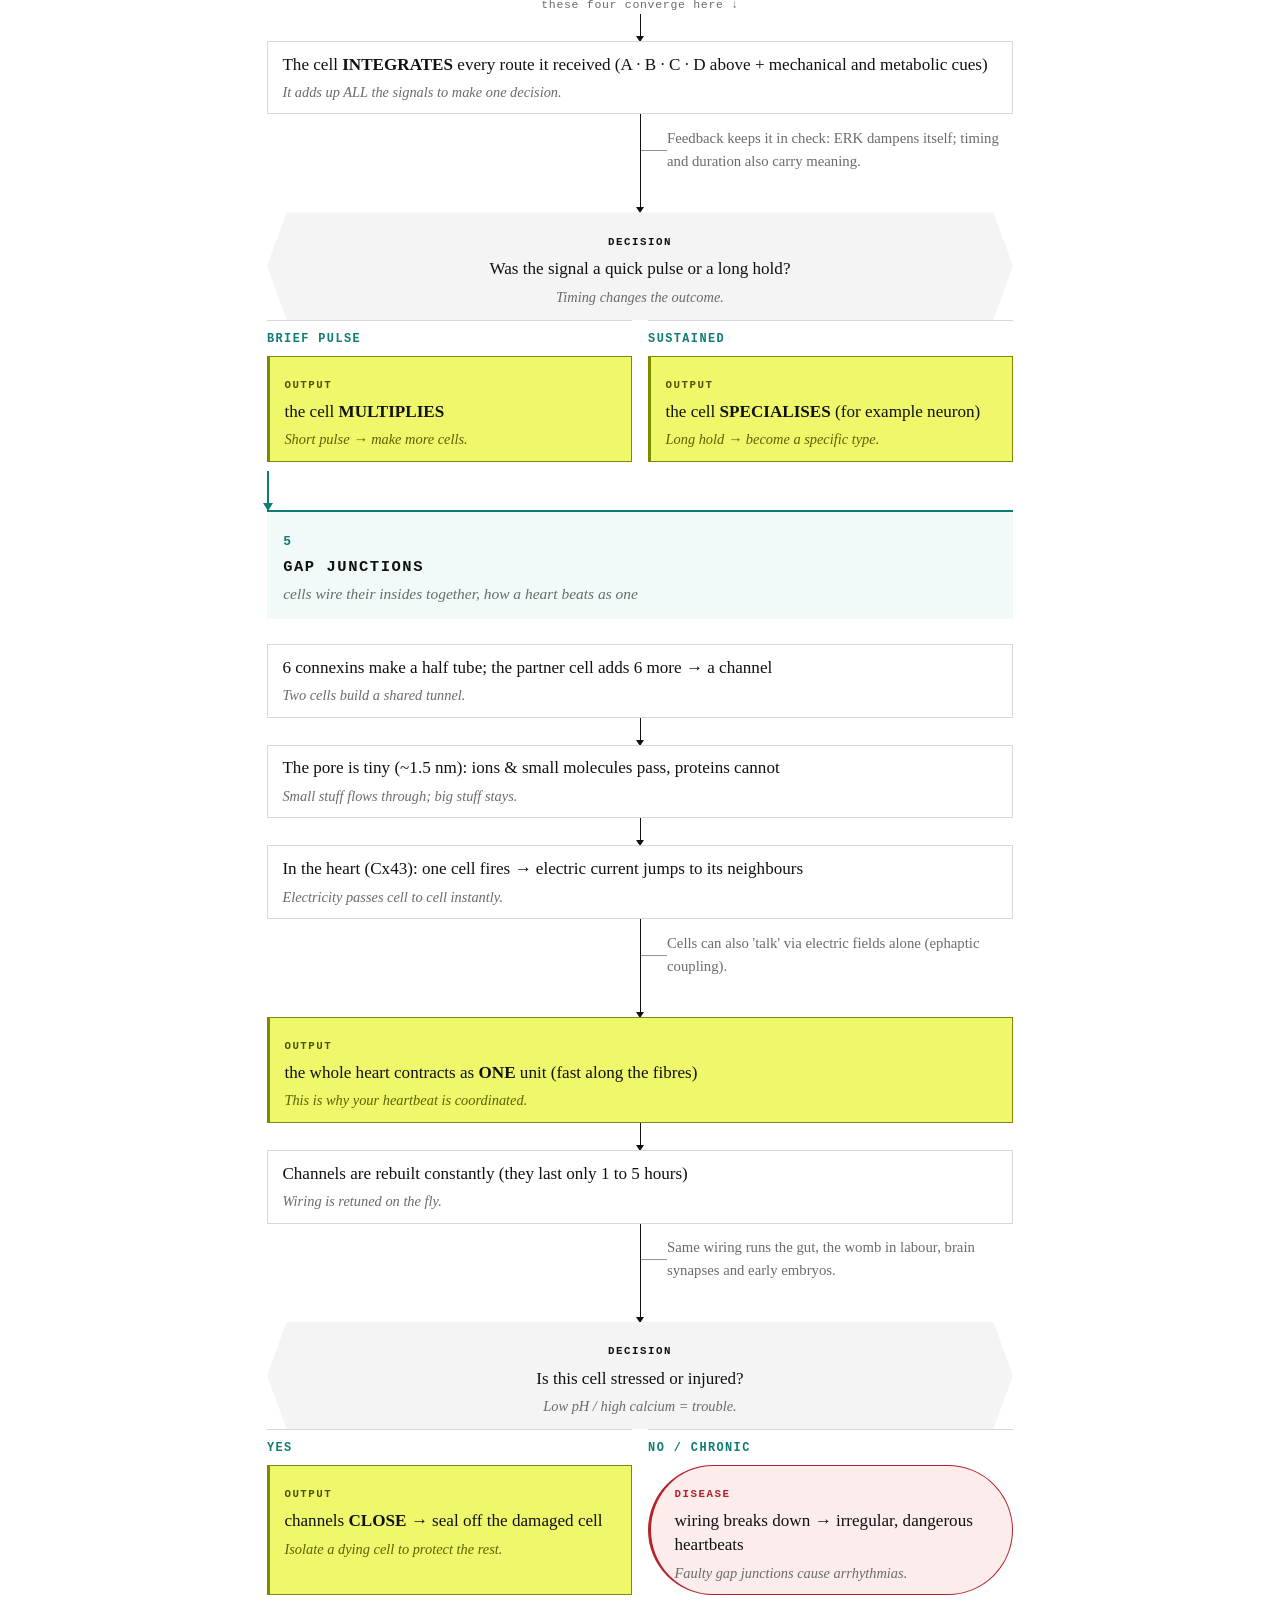
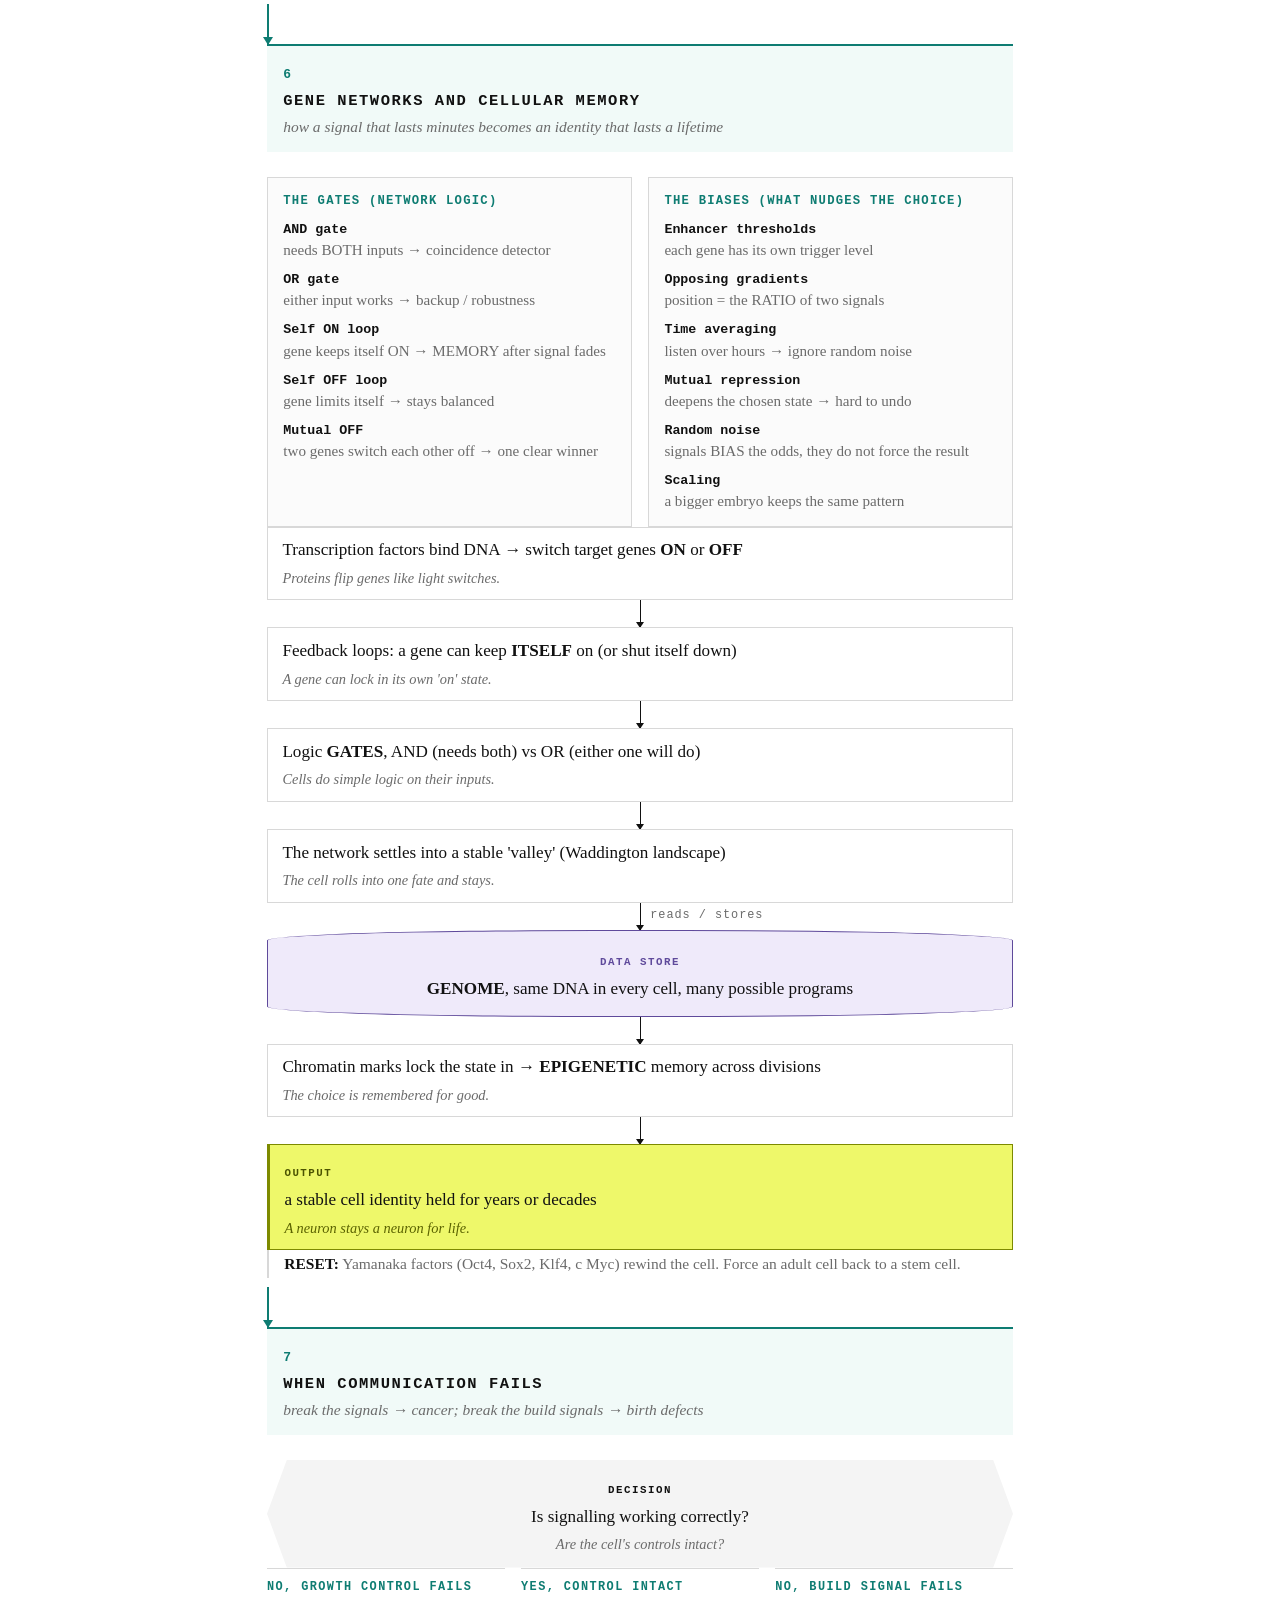
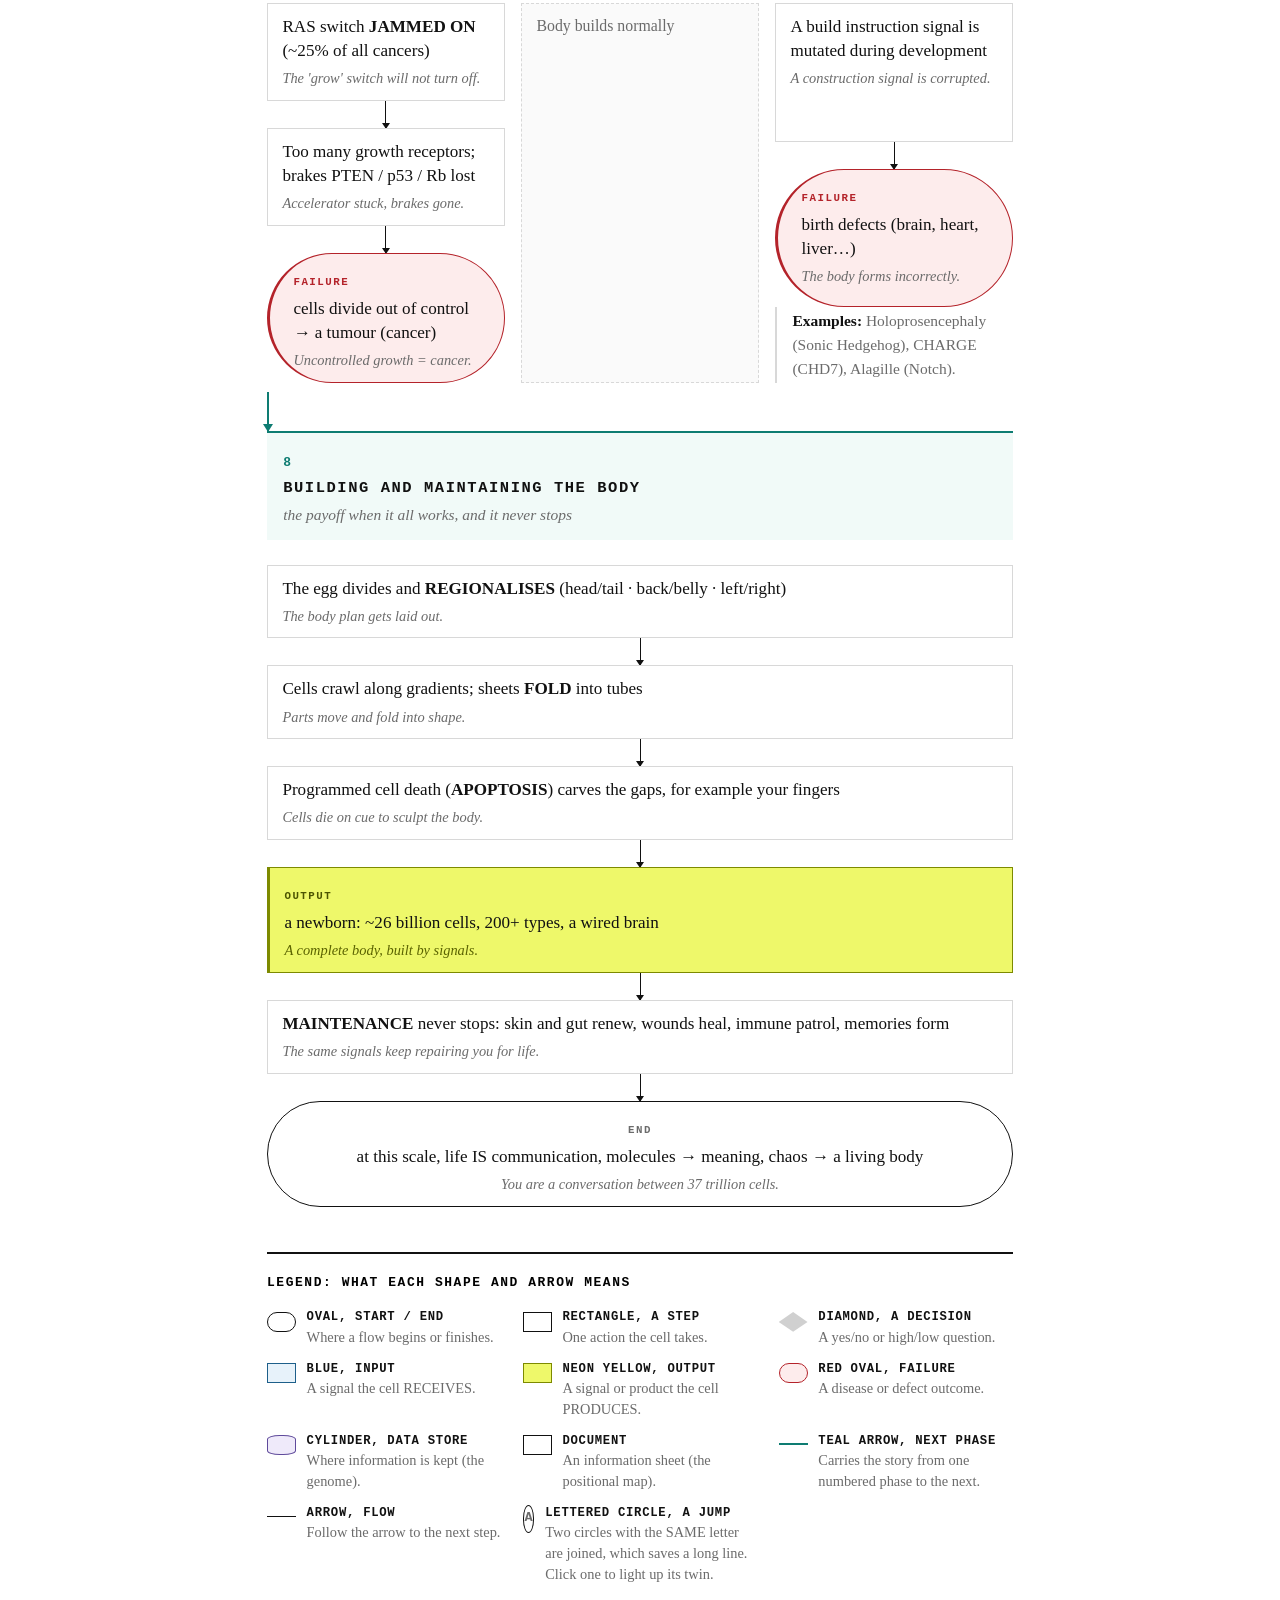
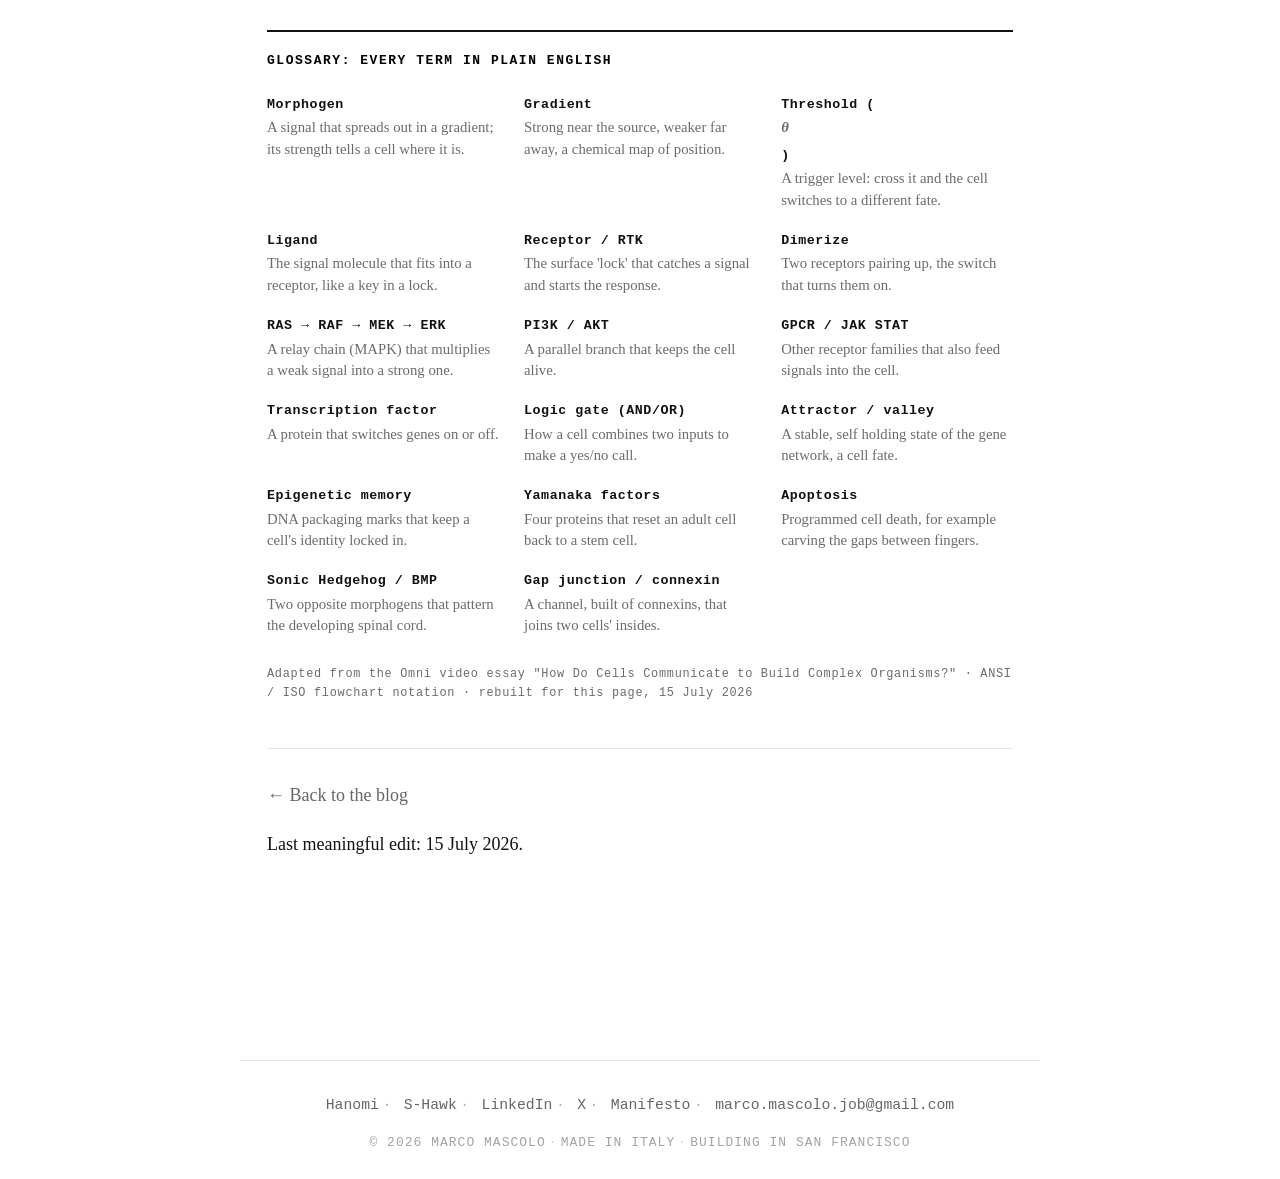
<file: cell-signalling.html>
<!doctype html>
<html lang="en">
<head>
  <meta charset="utf-8">
    <meta http-equiv="Cache-Control" content="no-cache, no-store, must-revalidate">
  <meta http-equiv="Pragma" content="no-cache">
  <meta http-equiv="Expires" content="0">
  <meta name="viewport" content="width=device-width, initial-scale=1">
  <title>Intelligence From Simple Systems: Seven Months Inside Cell Signalling · Marco Mascolo</title>
  <meta name="description" content="I am not a biologist. Seven months of reading about how cells talk, written up at a high level, plus the full flowchart of how cells communicate to build a body, and why all of it reads like mechanical engineering to me.">
  <link rel="canonical" href="https://marcomascolo.com/cell-signalling.html">
  <meta property="og:title" content="Intelligence From Simple Systems: Seven Months Inside Cell Signalling">
  <meta property="og:description" content="I am not a biologist, but I cannot stop reading cells as machines.">
  <meta property="og:image" content="/assets/banner.jpg?v=3">
  <meta property="og:type" content="article">
  <meta name="twitter:card" content="summary_large_image">
  <script>/* CYCLE DISABLED */</script>
  <link rel="stylesheet" href="/style.css?v=12">
  <link rel="stylesheet" href="/assets/flowchart.css?v=3">
  <script src="/assets/detail-plate.js?v=8" defer></script>
  <link rel="icon" type="image/x-icon" href="/assets/favicon.ico">
  <link rel="icon" type="image/png" sizes="32x32" href="/assets/favicon-32.png">
  <link rel="icon" type="image/png" sizes="192x192" href="/assets/favicon-192.png">
  <link rel="apple-touch-icon" sizes="180x180" href="/assets/favicon-192.png">
</head>
<body>
  <a class="skip-link" href="#main">Skip to content</a>

  <div class="glitches" aria-hidden="true">
    <span class="g g-1"></span><span class="g g-2"></span><span class="g g-3"></span><span class="g g-4"></span>
    <span class="g g-5"></span><span class="g g-6"></span><span class="g g-7"></span><span class="g g-8"></span>
    <span class="g g-9"></span><span class="g g-10"></span><span class="g g-11"></span><span class="g g-12"></span>
    <span class="g g-13"></span><span class="g g-14"></span><span class="g g-15"></span><span class="g g-16"></span>
    <span class="g g-17"></span><span class="g g-18"></span><span class="g g-19"></span><span class="g g-20"></span>
    <span class="g g-21"></span><span class="g g-22"></span><span class="g g-23"></span><span class="g g-24"></span>
    <span class="g g-25"></span><span class="g g-26"></span><span class="g g-27"></span><span class="g g-28"></span>
    <span class="g g-29"></span><span class="g g-30"></span><span class="g g-31"></span><span class="g g-32"></span>
    <span class="g g-33"></span><span class="g g-34"></span><span class="g g-35"></span><span class="g g-36"></span>
  </div>

  <main id="main">
    <header class="intro">
      <h1 class="name">Intelligence From Simple Systems: Seven Months Inside Cell Signalling</h1>
      <nav class="top" aria-label="Main">
        <a href="/">Home</a>
        <a href="/me.html">Me</a>
        <a href="/beliefs.html">Beliefs</a>
        <a href="/random-blogging.html" aria-current="page">Blog</a>
        <a href="/interactive.html">Interactive</a>
        <a href="/pics.html">Pics</a>
      </nav>
    </header>

    <hr class="divider">

    <p class="meta"><code>DRAFT</code> · biology · seven months of reading, written up in one go</p>

    <p>I am not a biologist. I want that on the record before anything else, because everything below is a summary of what I have read, not what I have proven, and a real biologist would put it differently. What I am is someone who is more and more fascinated by how intelligence emerges from simple systems. Not intelligence in the brain sense. The other kind. The kind where nothing in the system is clever and the system is clever anyway.</p>

    <p>I have been going down this rabbit hole for about seven months now, reading about cell signalling. This is my summary of what I have learned. I have tried to keep it high level without making it stupid, which is harder than it sounds, because the honest version of a lot of this is a chain of acronyms and the useless version is "cells talk to each other."</p>

    <p>The thing that keeps pulling me back is that I find the similarities with mechanical engineering very close, and I enjoy that more than I expected to. I should be upfront: that is my lens, not biology's claim. A cell is not a machine that someone designed. But every time I read one of these mechanisms I recognise the shape of it from work, and the recognition is not vague. It is specific enough to be useful.</p>

    <h2>The thing that got me</h2>

    <p>Here is the fact that started it. Take one signal molecule, let it spread out from a source, and let it fade with distance. Every cell reads how much of it is present right where it sits, compares that number to a couple of fixed levels, and becomes a different type of cell depending on which side of those levels it lands on. High means one fate, medium another, low another. That is it. That is how a spinal cord gets its regions.</p>

    <p>No cell is told what to become. No cell knows where it is. There is a concentration, and there are thresholds, and out the other side comes a body plan. The first time I understood that properly I sat there for a while, because I have built that circuit. Everyone who has ever wired a sensor has built that circuit. It is a comparator. You take an analog value, you set your trip points, and you quantise a smooth signal into discrete states. A cell is doing an analog to digital conversion and the output is what kind of cell it is going to be for the rest of its life.</p>

    <h2>What kept happening</h2>

    <p>Then it kept happening. Not once, everywhere.</p>

    <p>A receptor is a lock on the outside of a cell, and the signal is the key. But the interesting part is that a single receptor catching a single molecule does almost nothing. Two of them have to pair up first. Pairing is the switch. That is an interlock: two things have to line up before the circuit closes, so a stray key cannot fire the machine on its own.</p>

    <p>Once it fires, the signal runs down a relay chain and multiplies about a thousand times on the way. That is a gain stage. It is the same reason you put a servo between a joystick and a hydraulic ram. The input is too weak to do work, so you spend energy to amplify it, and the price you pay for the gain is that now you desperately need feedback, because an amplifier with no feedback is just a way to turn a small mistake into a large one. The cell has the feedback. The last stage in the chain reaches back and dampens itself.</p>

    <p>Genes get switched on and off by proteins, and those switches wire into each other as logic. Two inputs required means an AND gate, and it acts as a coincidence detector. Either input will do means an OR gate, and it buys you redundancy, a backup path. This is not a metaphor someone laid on top afterwards. The behaviour is the gate.</p>

    <p>And then the one I like most. A gene can switch itself on. Once it is on, it keeps itself on, so when the original signal fades the state stays. That is a latch. It is an over centre toggle, a relay holding its own coil. It is how a signal that lasts minutes turns into an identity that lasts decades. A neuron stays a neuron for life because something flipped and nothing unflipped it. Memory, built out of nothing but a loop.</p>

    <h2>The parts I did not expect</h2>

    <p>Some of it I would never have guessed, and those are the ones I enjoyed the most.</p>

    <p><strong>Noise.</strong> A gradient is a fuzzy thing. Molecules arrive at random. If a cell sampled it for an instant it would get garbage. So the cell listens for hours and averages. That is a low pass filter. It is debouncing a noisy sensor, and it is the first thing you learn to do when a limit switch chatters.</p>

    <p><strong>Ratios.</strong> Reading one gradient in absolute terms is fragile, because the whole signal can drift. So the cell reads two opposite gradients and takes position from the ratio of the two. That is ratiometric measurement. It is why you use a bridge instead of a single strain gauge: the common error cancels. It also means the pattern still works if the embryo is a different size, which is scaling by a dimensionless ratio, and I do not think I have ever seen it done more elegantly.</p>

    <p><strong>Sharpening.</strong> The cells do not just read the signal, they eat it. Each one pulls the molecule in and destroys it. That steepens the gradient and makes the boundary crisp instead of smeared. It took me a while to see that destroying your own input is a design decision and not a bug.</p>

    <p><strong>Isolation.</strong> Neighbouring cells wire their insides together with real channels, so small molecules and current pass straight through. That is a shared bus, and it is why a heart beats as one piece instead of as a billion arguments. But when a cell is injured, the channels slam shut and seal it off. A fuse. You isolate the fault so it does not take the rest of the system with it.</p>

    <p><strong>Subtraction.</strong> This is my favourite. You did not grow fingers. You grew a paddle, and then the cells in between were told to die, on cue, and the gaps are what is left. Your hand is a machined part. The shape came from removing material, not from adding it.</p>

    <h2>Where it breaks, and why that convinced me</h2>

    <p>What finally sold me on the engineering reading is what happens when it fails, because it fails the way machines fail rather than the way organisms are supposed to fail.</p>

    <p>The master switch in that relay chain can get stuck in the ON position. About a quarter of all cancers are that one switch jammed. The grow signal never turns off. And separately, the brakes on the system can be lost. Stuck accelerator, no brakes. That is not a poetic description of cancer, it is close to the mechanism. When I read that, I stopped thinking of the analogy as an analogy.</p>

    <p>Break the build instructions instead of the growth controls and you do not get a tumour, you get a body assembled wrong. Same system, different failure, and which failure you get depends on which signal you corrupted. That is a fault tree.</p>

    <h2>So what is the intelligence</h2>

    <p>Here is where I land, for now, knowing I am out of my depth.</p>

    <p>There is no controller. There is no cell holding the drawing. Every cell is running a small, local, almost dumb rule: read the concentration here, compare it to a level, add up the inputs, flip a switch, hold the switch. The body is what those rules do when there are thirty seven trillion of them and they can talk. The intelligence is not in the parts. It is in the communication, and that is the whole point. At this scale, life is not a substance, it is a conversation.</p>

    <p>That is the thing I keep chewing on. In mechanical engineering we get intelligent behaviour by making the controller smarter. Biology got it by making the parts talk and letting the behaviour fall out. I do not know what to do with that yet, but I am fairly sure it is the more interesting way round.</p>

    <p>Below is the whole thing as a flowchart. I did not want to give you a PDF to pinch and scroll, so it is built into the page: eight phases, read the teal arrows down. Every block has a plain English line under it, and the lettered circles are jumps, so click one and its twin lights up. It is dense on purpose. That density is the point.</p>

    <hr class="divider">

    <h2 id="flowchart">How cells communicate to build a body</h2>

    <p>A plain language flowchart. Read the teal arrows top to bottom through 8 numbered phases. Every block also has a simple one line explanation in grey italic. A circled letter marks a jump, so find the other circle with the same letter to see where it connects. Black arrows are the steps inside one phase.</p>

    <div class="fc">

      <nav class="fc-index" aria-label="Flowchart phases">
        <b>PHASES</b>
        <a href="#fc-1">1 How signalling began</a><span class="sep">·</span>
        <a href="#fc-2">2 How cells talk</a><span class="sep">·</span>
        <a href="#fc-3">3 Morphogen gradients</a><span class="sep">·</span>
        <a href="#fc-4">4 Receptor transduction</a><span class="sep">·</span>
        <a href="#fc-5">5 Gap junctions</a><span class="sep">·</span>
        <a href="#fc-6">6 Gene networks and memory</a><span class="sep">·</span>
        <a href="#fc-7">7 When it fails</a><span class="sep">·</span>
        <a href="#fc-8">8 Building the body</a>
      </nav>

      <!-- ── 1 ────────────────────────────────────────────────────── -->
      <section class="fc-phase" id="fc-1">
        <header class="fc-phase-head">
          <span class="fc-phase-num">1</span>
          <h3 class="fc-phase-title">How signalling began</h3>
          <p class="fc-phase-sub">~800 million years ago, lone cells learn to cooperate</p>
        </header>

        <div class="fc-flow">
          <div class="fc-node fc-terminator">
            <span class="fc-tag">Start</span>
            <p class="fc-label">~800 Mya: single celled organisms in shallow seas</p>
            <p class="fc-gloss">Life was still just lone cells.</p>
          </div>
          <div class="fc-arrow" aria-hidden="true"></div>

          <div class="fc-node">
            <p class="fc-label">Daughter cells stay together after division → colonies</p>
            <p class="fc-gloss">Cells begin living in clumps.</p>
          </div>
          <div class="fc-arrow" aria-hidden="true"></div>

          <div class="fc-node fc-decision">
            <span class="fc-tag">Decision</span>
            <p class="fc-label">Cells compete for the shared food supply?</p>
            <p class="fc-gloss">Might a selfish cell grab too much?</p>
          </div>
          <div class="fc-tap">
            <span class="fc-tap-label">No</span>
            <div class="fc-node fc-quiet">
              <p class="fc-label">The colony stays simple; no signals needed</p>
              <p class="fc-gloss">If cells never clash, no messages are required.</p>
            </div>
          </div>
          <div class="fc-arrow" data-label="Yes"></div>

          <div class="fc-node">
            <p class="fc-label"><b>SIGNALLING</b> evolves to keep the peace (conflict mediation)</p>
            <p class="fc-gloss">Chemical 'contracts' keep cells cooperating.</p>
          </div>
          <div class="fc-arrow" aria-hidden="true"></div>

          <div class="fc-node fc-input">
            <span class="fc-tag">Input</span>
            <p class="fc-label">first message molecule: cyclic AMP (made from ATP)</p>
            <p class="fc-gloss">The earliest chemical signal.</p>
          </div>
          <div class="fc-arrow" aria-hidden="true"></div>

          <div class="fc-node">
            <p class="fc-label">Slime mould model: starving cells pulse cAMP → neighbours crawl in, relay it → team up into a slug</p>
            <p class="fc-gloss">Hungry cells call each other and band together.</p>
          </div>
          <div class="fc-tap">
            <p class="fc-note">No cell 'chooses' to sacrifice. Cooperation just emerges from chemistry.</p>
          </div>
          <div class="fc-arrow" aria-hidden="true"></div>

          <div class="fc-node">
            <p class="fc-label">Obligate multicellularity → many new signalling genes</p>
            <p class="fc-gloss">Now cells can no longer survive alone.</p>
          </div>
        </div>
      </section>

      <div class="fc-arrow fc-arrow-phase" aria-hidden="true"></div>

      <!-- PHASES_2_TO_8 -->

      <section class="fc-phase" id="fc-2">
        <header class="fc-phase-head">
          <span class="fc-phase-num">2</span>
          <h3 class="fc-phase-title">How cells talk: the signalling systems</h3>
          <p class="fc-phase-sub">the video names four core types, but a cell uses several; the main systems are shown here as blocks</p>
        </header>

        <div class="fc-flow">
          <div class="fc-node">
            <p class="fc-label">A cell must <b>SEND</b> and <b>RECEIVE</b> information</p>
            <p class="fc-gloss">Cells deep in a body cannot sense the outside directly.</p>
          </div>
          <div class="fc-arrow" aria-hidden="true"></div>

          <p class="fc-band">the cell can use ALL of these systems at once</p>

          <div class="fc-grid">
            <div class="fc-node">
              <p class="fc-label"><span class="fc-sys-name">Morphogens</span>form gradients</p>
              <p class="fc-gloss">They tell a cell WHERE it is.</p>
            </div>
            <div class="fc-node">
              <p class="fc-label"><span class="fc-sys-name">Growth factors</span>the divide signal</p>
              <p class="fc-gloss">They tell a cell WHEN to divide.</p>
            </div>
            <div class="fc-node">
              <p class="fc-label"><span class="fc-sys-name">Cytokines</span>immune messages</p>
              <p class="fc-gloss">They coordinate the immune system.</p>
            </div>
            <div class="fc-node">
              <p class="fc-label"><span class="fc-sys-name">Gap junctions</span>direct channels</p>
              <p class="fc-gloss">They wire neighbours together directly.</p>
            </div>
            <div class="fc-node">
              <p class="fc-label"><span class="fc-sys-name">Hormones</span>whole body messages</p>
              <p class="fc-gloss">Long range signals carried in the blood.</p>
            </div>
            <div class="fc-node">
              <p class="fc-label"><span class="fc-sys-name">Neurotransmitters</span>nerve signals</p>
              <p class="fc-gloss">Fast messages sent across a synapse.</p>
            </div>
            <div class="fc-node">
              <p class="fc-label"><span class="fc-sys-name">Direct contact</span>Notch and adhesion</p>
              <p class="fc-gloss">Fate is set by which neighbour a cell touches.</p>
            </div>
            <div class="fc-node">
              <p class="fc-label"><span class="fc-sys-name">Mechanical cues</span>integrins and matrix</p>
              <p class="fc-gloss">Cells feel physical pull and attachment.</p>
            </div>
          </div>

          <div class="fc-arrow" aria-hidden="true"></div>
          <div class="fc-node">
            <p class="fc-label">All of these systems <b>CROSS TALK</b> into one living network</p>
            <p class="fc-gloss">The signals combine, and the cell adds them up like a computer.</p>
          </div>
          <div class="fc-tap">
            <p class="fc-note">Another way to group them, by how far the message travels: autocrine (a cell signals itself), paracrine (to close neighbours), endocrine (through the blood), juxtacrine (only by touch), synaptic (a nerve cell to its target).</p>
          </div>
        </div>
      </section>

      <div class="fc-arrow fc-arrow-phase" aria-hidden="true"></div>

      <section class="fc-phase" id="fc-3">
        <header class="fc-phase-head">
          <span class="fc-phase-num">3</span>
          <h3 class="fc-phase-title">Morphogen gradients and the French flag model</h3>
          <p class="fc-phase-sub">the strength of ONE signal, split by thresholds, tells each cell what to become</p>
        </header>

        <div class="fc-flow">
          <p class="fc-note"><b>ONE morphogen gradient</b> (for example Sonic Hedgehog): every cell reads the local concentration and compares it to fixed thresholds</p>

          <div class="fc-flag">
            <div class="fc-flag-thresholds" aria-hidden="true">
              <span><span class="fc-theta">θ</span>1</span>
              <span><span class="fc-theta">θ</span>2</span>
            </div>
            <div class="fc-flag-strip">
              <div class="fc-flag-band b1">fate A</div>
              <div class="fc-flag-band b2">fate B</div>
              <div class="fc-flag-band b3">fate C</div>
            </div>
            <div class="fc-flag-axis">
              <span>HIGH · source</span>
              <span>LOW · far</span>
            </div>
            <p class="fc-flag-rule">above <span class="fc-theta">θ</span>1 gives fate A · between <span class="fc-theta">θ</span>1 and <span class="fc-theta">θ</span>2 gives fate B · below <span class="fc-theta">θ</span>2 gives fate C (Wolpert's French flag model)</p>
          </div>

          <div class="fc-cols">
            <aside class="fc-aside">
              <h4 class="fc-aside-title">The developmental FACTORS (neural tube)</h4>
              <dl class="fc-dl">
                <dt>High SHH</dt>
                <dd>→ switches on Nkx2.2 + FoxA2</dd>
                <dt>Low SHH</dt>
                <dd>→ switches on Pax6 + Pax7</dd>
                <dt>Nkx2.2 alone</dt>
                <dd>vs Nkx2.2 + Olig2 → two different neuron types</dd>
                <dt>Mutual repression</dt>
                <dd>these factors switch each other OFF → one sharp boundary</dd>
              </dl>
            </aside>
            <aside class="fc-aside">
              <h4 class="fc-aside-title">The morphogen TYPES (signal → what it shapes)</h4>
              <dl class="fc-dl">
                <dt>Sonic Hedgehog</dt>
                <dd>belly side of the spinal cord; sets nerve cell types</dd>
                <dt>BMP / Dpp</dt>
                <dd>back versus belly; the opposite of Sonic Hedgehog</dd>
                <dt>Wnt / Wingless</dt>
                <dd>gut and tissue patterning; hand delivered on cytonemes</dd>
                <dt>FGF8</dt>
                <dd>body and limb axis; sticks to the matrix as it spreads</dd>
                <dt>Bicoid</dt>
                <dd>head to tail in the fly; read straight by the nuclei</dd>
                <dt>Cyclic AMP</dt>
                <dd>slime mould teaming up; the most ancient signal</dd>
              </dl>
            </aside>
          </div>

          <div class="fc-node">
            <p class="fc-label">Source cells secrete a morphogen (SHH, BMP, Wnt, FGF8, Bicoid...)</p>
            <p class="fc-gloss">A few cells release the signal molecule.</p>
          </div>
          <div class="fc-arrow" aria-hidden="true"></div>

          <div class="fc-node">
            <p class="fc-label">Production + Diffusion + Degradation → an exponential concentration gradient</p>
            <p class="fc-gloss">It spreads out and fades with distance.</p>
          </div>
          <div class="fc-arrow" aria-hidden="true"></div>

          <div class="fc-node">
            <p class="fc-label">Hindered diffusion: sticks to the heparan sulfate matrix (for example FGF8)</p>
            <p class="fc-gloss">Sticky scaffold slows it, steadying the gradient.</p>
          </div>
          <div class="fc-arrow" aria-hidden="true"></div>

          <div class="fc-node">
            <p class="fc-label">Cells act as <b>SINKS</b>, they pull the morphogen in and destroy it</p>
            <p class="fc-gloss">Cells 'eat' the signal, sharpening the map.</p>
          </div>
          <div class="fc-arrow" aria-hidden="true"></div>

          <div class="fc-node fc-document">
            <span class="fc-tag">Document</span>
            <p class="fc-label">Result = a positional <b>MAP</b> (Turing: activator + inhibitor)</p>
            <p class="fc-gloss">A chemical map of the body.</p>
          </div>
          <div class="fc-arrow" aria-hidden="true"></div>

          <div class="fc-node">
            <p class="fc-label">Each cell <b>COUNTS</b> its activated receptors → estimates the local concentration</p>
            <p class="fc-gloss">It measures how strong the signal is here.</p>
          </div>
          <div class="fc-arrow" aria-hidden="true"></div>

          <div class="fc-node fc-decision">
            <span class="fc-tag">Decision</span>
            <p class="fc-label">Concentration vs thresholds <span class="fc-theta">θ</span>1, <span class="fc-theta">θ</span>2?</p>
            <p class="fc-gloss">Is it high, medium, or low?</p>
          </div>

          <div class="fc-branch">
            <div class="fc-arm">
              <span class="fc-arm-label">HIGH → above <span class="fc-theta">θ</span>1</span>
              <div class="fc-node fc-output">
                <span class="fc-tag">Output</span>
                <p class="fc-label">fate A (ventral neuron)</p>
              </div>
            </div>
            <div class="fc-arm">
              <span class="fc-arm-label">MEDIUM → between <span class="fc-theta">θ</span>1 and <span class="fc-theta">θ</span>2</span>
              <div class="fc-node fc-output">
                <span class="fc-tag">Output</span>
                <p class="fc-label">fate B (interneuron)</p>
              </div>
            </div>
            <div class="fc-arm">
              <span class="fc-arm-label">LOW → below <span class="fc-theta">θ</span>2</span>
              <div class="fc-node fc-output">
                <span class="fc-tag">Output</span>
                <p class="fc-label">fate C (dorsal neuron)</p>
              </div>
            </div>
          </div>

          <p class="fc-band">Why it is reliable, turning a fuzzy gradient into sharp, dependable fates</p>

          <div class="fc-grid">
            <div class="fc-node">
              <p class="fc-label">Listen for <b>HOURS</b> not for an instant</p>
              <p class="fc-gloss">Averages out random blips.</p>
            </div>
            <div class="fc-node">
              <p class="fc-label">Two opposite gradients (Sonic Hedgehog versus BMP)</p>
              <p class="fc-gloss">Position = the RATIO of the two.</p>
            </div>
            <div class="fc-node">
              <p class="fc-label">Feedback keeps it robust &amp; scalable</p>
              <p class="fc-gloss">Works even if the embryo is bigger.</p>
            </div>
          </div>
        </div>
      </section>

      <div class="fc-arrow fc-arrow-phase" aria-hidden="true"></div>

      <section class="fc-phase" id="fc-4">
        <header class="fc-phase-head">
          <span class="fc-phase-num">4</span>
          <h3 class="fc-phase-title">Receptor signal transduction</h3>
          <p class="fc-phase-sub">a surface 'lock' catches a signal and AMPLIFIES it into a decision</p>
        </header>

        <div class="fc-flow">
          <div class="fc-node fc-input">
            <span class="fc-tag">Input</span>
            <p class="fc-label">a signal molecule arrives (for example epidermal growth factor, EGF)</p>
            <p class="fc-gloss">A messenger lands on the cell surface.</p>
          </div>
          <div class="fc-arrow" aria-hidden="true"></div>

          <div class="fc-node">
            <p class="fc-label">It binds the receptor's outside 'lock' (an RTK)</p>
            <p class="fc-gloss">The key clicks into the lock.</p>
          </div>
          <div class="fc-tap">
            <div class="fc-node">
              <p class="fc-label"><b>OTHER</b> receptor: GPCR (800+) → G protein → cAMP</p>
              <p class="fc-gloss">A different receptor type, same idea.</p>
            </div>
            <div class="fc-jumps"><span class="fc-jump" data-letter="C">C</span></div>
          </div>
          <div class="fc-arrow" aria-hidden="true"></div>

          <div class="fc-node">
            <p class="fc-label">Two receptors pair up (<b>DIMERIZE</b>)</p>
            <p class="fc-gloss">Pairing up is the 'ON' switch.</p>
          </div>
          <div class="fc-arrow" aria-hidden="true"></div>

          <div class="fc-node">
            <p class="fc-label">The pair tags itself with phosphates → docking sites</p>
            <p class="fc-gloss">It puts out 'handles' for helper proteins.</p>
          </div>
          <div class="fc-tap">
            <div class="fc-node">
              <p class="fc-label">PI3K → AKT branch = keeps the cell <b>ALIVE</b></p>
              <p class="fc-gloss">A side route blocking cell suicide.</p>
            </div>
            <div class="fc-jumps"><span class="fc-jump" data-letter="A">A</span></div>
          </div>
          <div class="fc-arrow" aria-hidden="true"></div>

          <div class="fc-node">
            <p class="fc-label">Adapters GRB2 + SOS line up on the handles</p>
            <p class="fc-gloss">Relay proteins assemble.</p>
          </div>
          <div class="fc-tap">
            <div class="fc-node">
              <p class="fc-label"><b>OTHER</b> receptor: cytokine → JAK → STAT → nucleus</p>
              <p class="fc-gloss">Immune receptors signal straight to genes.</p>
            </div>
            <div class="fc-jumps"><span class="fc-jump" data-letter="D">D</span></div>
          </div>
          <div class="fc-arrow" aria-hidden="true"></div>

          <div class="fc-node">
            <p class="fc-label">SOS flips the RAS switch: GDP → GTP (now <b>ON</b>)</p>
            <p class="fc-gloss">The master switch turns ON.</p>
          </div>
          <div class="fc-tap">
            <div class="fc-node">
              <p class="fc-label">PLCγ branch → calcium (Ca²⁺) + PKC signalling</p>
              <p class="fc-gloss">Another branch using calcium.</p>
            </div>
            <div class="fc-jumps"><span class="fc-jump" data-letter="B">B</span></div>
          </div>
          <div class="fc-arrow" aria-hidden="true"></div>

          <div class="fc-node">
            <p class="fc-label">Relay RAS→RAF→MEK→ERK amplifies the signal ~1000×</p>
            <p class="fc-gloss">A chain reaction multiplies the message.</p>
          </div>
          <div class="fc-arrow" aria-hidden="true"></div>

          <div class="fc-node">
            <p class="fc-label">ERK activates transcription factors → into the nucleus</p>
            <p class="fc-gloss">The message finally reaches the genes.</p>
          </div>
          <div class="fc-arrow" aria-hidden="true"></div>

          <div class="fc-node fc-output">
            <span class="fc-tag">Output</span>
            <p class="fc-label">genes change → the cell divides · specialises · or moves</p>
            <p class="fc-gloss">The cell acts on the message.</p>
          </div>
          <div class="fc-arrow" aria-hidden="true"></div>

          <div class="fc-jumps">
            <span class="fc-jump" data-letter="A">A</span>
            <span class="fc-jump" data-letter="B">B</span>
            <span class="fc-jump" data-letter="C">C</span>
            <span class="fc-jump" data-letter="D">D</span>
          </div>
          <p class="fc-jumps-note">these four converge here ↓</p>
          <div class="fc-arrow" aria-hidden="true"></div>

          <div class="fc-node">
            <p class="fc-label">The cell <b>INTEGRATES</b> every route it received (A · B · C · D above + mechanical and metabolic cues)</p>
            <p class="fc-gloss">It adds up ALL the signals to make one decision.</p>
          </div>
          <div class="fc-tap">
            <p class="fc-note">Feedback keeps it in check: ERK dampens itself; timing and duration also carry meaning.</p>
          </div>
          <div class="fc-arrow" aria-hidden="true"></div>

          <div class="fc-node fc-decision">
            <span class="fc-tag">Decision</span>
            <p class="fc-label">Was the signal a quick pulse or a long hold?</p>
            <p class="fc-gloss">Timing changes the outcome.</p>
          </div>

          <div class="fc-branch">
            <div class="fc-arm">
              <span class="fc-arm-label">brief pulse</span>
              <div class="fc-node fc-output">
                <span class="fc-tag">Output</span>
                <p class="fc-label">the cell <b>MULTIPLIES</b></p>
                <p class="fc-gloss">Short pulse → make more cells.</p>
              </div>
            </div>
            <div class="fc-arm">
              <span class="fc-arm-label">sustained</span>
              <div class="fc-node fc-output">
                <span class="fc-tag">Output</span>
                <p class="fc-label">the cell <b>SPECIALISES</b> (for example neuron)</p>
                <p class="fc-gloss">Long hold → become a specific type.</p>
              </div>
            </div>
          </div>
        </div>
      </section>

      <div class="fc-arrow fc-arrow-phase" aria-hidden="true"></div>

      <section class="fc-phase" id="fc-5">
        <header class="fc-phase-head">
          <span class="fc-phase-num">5</span>
          <h3 class="fc-phase-title">Gap junctions</h3>
          <p class="fc-phase-sub">cells wire their insides together, how a heart beats as one</p>
        </header>

        <div class="fc-flow">
          <div class="fc-node">
            <p class="fc-label">6 connexins make a half tube; the partner cell adds 6 more → a channel</p>
            <p class="fc-gloss">Two cells build a shared tunnel.</p>
          </div>
          <div class="fc-arrow" aria-hidden="true"></div>

          <div class="fc-node">
            <p class="fc-label">The pore is tiny (~1.5 nm): ions &amp; small molecules pass, proteins cannot</p>
            <p class="fc-gloss">Small stuff flows through; big stuff stays.</p>
          </div>
          <div class="fc-arrow" aria-hidden="true"></div>

          <div class="fc-node">
            <p class="fc-label">In the heart (Cx43): one cell fires → electric current jumps to its neighbours</p>
            <p class="fc-gloss">Electricity passes cell to cell instantly.</p>
          </div>
          <div class="fc-tap">
            <p class="fc-note">Cells can also 'talk' via electric fields alone (ephaptic coupling).</p>
          </div>
          <div class="fc-arrow" aria-hidden="true"></div>

          <div class="fc-node fc-output">
            <span class="fc-tag">Output</span>
            <p class="fc-label">the whole heart contracts as <b>ONE</b> unit (fast along the fibres)</p>
            <p class="fc-gloss">This is why your heartbeat is coordinated.</p>
          </div>
          <div class="fc-arrow" aria-hidden="true"></div>

          <div class="fc-node">
            <p class="fc-label">Channels are rebuilt constantly (they last only 1 to 5 hours)</p>
            <p class="fc-gloss">Wiring is retuned on the fly.</p>
          </div>
          <div class="fc-tap">
            <p class="fc-note">Same wiring runs the gut, the womb in labour, brain synapses and early embryos.</p>
          </div>
          <div class="fc-arrow" aria-hidden="true"></div>

          <div class="fc-node fc-decision">
            <span class="fc-tag">Decision</span>
            <p class="fc-label">Is this cell stressed or injured?</p>
            <p class="fc-gloss">Low pH / high calcium = trouble.</p>
          </div>

          <div class="fc-branch">
            <div class="fc-arm">
              <span class="fc-arm-label">Yes</span>
              <div class="fc-node fc-output">
                <span class="fc-tag">Output</span>
                <p class="fc-label">channels <b>CLOSE</b> → seal off the damaged cell</p>
                <p class="fc-gloss">Isolate a dying cell to protect the rest.</p>
              </div>
            </div>
            <div class="fc-arm">
              <span class="fc-arm-label">No / chronic</span>
              <div class="fc-node fc-failure">
                <span class="fc-tag">Disease</span>
                <p class="fc-label">wiring breaks down → irregular, dangerous heartbeats</p>
                <p class="fc-gloss">Faulty gap junctions cause arrhythmias.</p>
              </div>
            </div>
          </div>
        </div>
      </section>

      <div class="fc-arrow fc-arrow-phase" aria-hidden="true"></div>

      <section class="fc-phase" id="fc-6">
        <header class="fc-phase-head">
          <span class="fc-phase-num">6</span>
          <h3 class="fc-phase-title">Gene networks and cellular memory</h3>
          <p class="fc-phase-sub">how a signal that lasts minutes becomes an identity that lasts a lifetime</p>
        </header>

        <div class="fc-cols">
          <aside class="fc-aside">
            <h4 class="fc-aside-title">The gates (network logic)</h4>
            <dl class="fc-dl">
              <dt>AND gate</dt>
              <dd>needs BOTH inputs → coincidence detector</dd>
              <dt>OR gate</dt>
              <dd>either input works → backup / robustness</dd>
              <dt>Self ON loop</dt>
              <dd>gene keeps itself ON → MEMORY after signal fades</dd>
              <dt>Self OFF loop</dt>
              <dd>gene limits itself → stays balanced</dd>
              <dt>Mutual OFF</dt>
              <dd>two genes switch each other off → one clear winner</dd>
            </dl>
          </aside>
          <aside class="fc-aside">
            <h4 class="fc-aside-title">The biases (what nudges the choice)</h4>
            <dl class="fc-dl">
              <dt>Enhancer thresholds</dt>
              <dd>each gene has its own trigger level</dd>
              <dt>Opposing gradients</dt>
              <dd>position = the RATIO of two signals</dd>
              <dt>Time averaging</dt>
              <dd>listen over hours → ignore random noise</dd>
              <dt>Mutual repression</dt>
              <dd>deepens the chosen state → hard to undo</dd>
              <dt>Random noise</dt>
              <dd>signals BIAS the odds, they do not force the result</dd>
              <dt>Scaling</dt>
              <dd>a bigger embryo keeps the same pattern</dd>
            </dl>
          </aside>
        </div>

        <div class="fc-flow">
          <div class="fc-node">
            <p class="fc-label">Transcription factors bind DNA → switch target genes <b>ON</b> or <b>OFF</b></p>
            <p class="fc-gloss">Proteins flip genes like light switches.</p>
          </div>
          <div class="fc-arrow" aria-hidden="true"></div>

          <div class="fc-node">
            <p class="fc-label">Feedback loops: a gene can keep <b>ITSELF</b> on (or shut itself down)</p>
            <p class="fc-gloss">A gene can lock in its own 'on' state.</p>
          </div>
          <div class="fc-arrow" aria-hidden="true"></div>

          <div class="fc-node">
            <p class="fc-label">Logic <b>GATES</b>, AND (needs both) vs OR (either one will do)</p>
            <p class="fc-gloss">Cells do simple logic on their inputs.</p>
          </div>
          <div class="fc-arrow" aria-hidden="true"></div>

          <div class="fc-node">
            <p class="fc-label">The network settles into a stable 'valley' (Waddington landscape)</p>
            <p class="fc-gloss">The cell rolls into one fate and stays.</p>
          </div>
          <div class="fc-arrow" data-label="reads / stores"></div>

          <div class="fc-node fc-store">
            <span class="fc-tag">Data store</span>
            <p class="fc-label"><b>GENOME</b>, same DNA in every cell, many possible programs</p>
          </div>
          <div class="fc-arrow" aria-hidden="true"></div>

          <div class="fc-node">
            <p class="fc-label">Chromatin marks lock the state in → <b>EPIGENETIC</b> memory across divisions</p>
            <p class="fc-gloss">The choice is remembered for good.</p>
          </div>
          <div class="fc-arrow" aria-hidden="true"></div>

          <div class="fc-node fc-output">
            <span class="fc-tag">Output</span>
            <p class="fc-label">a stable cell identity held for years or decades</p>
            <p class="fc-gloss">A neuron stays a neuron for life.</p>
          </div>

          <p class="fc-note"><b>RESET:</b> Yamanaka factors (Oct4, Sox2, Klf4, c Myc) rewind the cell. Force an adult cell back to a stem cell.</p>
        </div>
      </section>

      <div class="fc-arrow fc-arrow-phase" aria-hidden="true"></div>

      <section class="fc-phase" id="fc-7">
        <header class="fc-phase-head">
          <span class="fc-phase-num">7</span>
          <h3 class="fc-phase-title">When communication fails</h3>
          <p class="fc-phase-sub">break the signals → cancer; break the build signals → birth defects</p>
        </header>

        <div class="fc-flow">
          <div class="fc-node fc-decision">
            <span class="fc-tag">Decision</span>
            <p class="fc-label">Is signalling working correctly?</p>
            <p class="fc-gloss">Are the cell's controls intact?</p>
          </div>

          <div class="fc-branch">
            <div class="fc-arm">
              <span class="fc-arm-label">No, growth control fails</span>
              <div class="fc-node">
                <p class="fc-label">RAS switch <b>JAMMED ON</b> (~25% of all cancers)</p>
                <p class="fc-gloss">The 'grow' switch will not turn off.</p>
              </div>
              <div class="fc-arrow" aria-hidden="true"></div>
              <div class="fc-node">
                <p class="fc-label">Too many growth receptors; brakes PTEN / p53 / Rb lost</p>
                <p class="fc-gloss">Accelerator stuck, brakes gone.</p>
              </div>
              <div class="fc-arrow" aria-hidden="true"></div>
              <div class="fc-node fc-failure">
                <span class="fc-tag">Failure</span>
                <p class="fc-label">cells divide out of control → a tumour (cancer)</p>
                <p class="fc-gloss">Uncontrolled growth = cancer.</p>
              </div>
            </div>

            <div class="fc-arm">
              <span class="fc-arm-label">Yes, control intact</span>
              <div class="fc-node fc-quiet">
                <p class="fc-label">Body builds normally</p>
              </div>
            </div>

            <div class="fc-arm">
              <span class="fc-arm-label">No, build signal fails</span>
              <div class="fc-node">
                <p class="fc-label">A build instruction signal is mutated during development</p>
                <p class="fc-gloss">A construction signal is corrupted.</p>
              </div>
              <div class="fc-arrow" aria-hidden="true"></div>
              <div class="fc-node fc-failure">
                <span class="fc-tag">Failure</span>
                <p class="fc-label">birth defects (brain, heart, liver…)</p>
                <p class="fc-gloss">The body forms incorrectly.</p>
              </div>
              <p class="fc-note"><b>Examples:</b> Holoprosencephaly (Sonic Hedgehog), CHARGE (CHD7), Alagille (Notch).</p>
            </div>
          </div>
        </div>
      </section>

      <div class="fc-arrow fc-arrow-phase" aria-hidden="true"></div>

      <section class="fc-phase" id="fc-8">
        <header class="fc-phase-head">
          <span class="fc-phase-num">8</span>
          <h3 class="fc-phase-title">Building and maintaining the body</h3>
          <p class="fc-phase-sub">the payoff when it all works, and it never stops</p>
        </header>

        <div class="fc-flow">
          <div class="fc-node">
            <p class="fc-label">The egg divides and <b>REGIONALISES</b> (head/tail · back/belly · left/right)</p>
            <p class="fc-gloss">The body plan gets laid out.</p>
          </div>
          <div class="fc-arrow" aria-hidden="true"></div>

          <div class="fc-node">
            <p class="fc-label">Cells crawl along gradients; sheets <b>FOLD</b> into tubes</p>
            <p class="fc-gloss">Parts move and fold into shape.</p>
          </div>
          <div class="fc-arrow" aria-hidden="true"></div>

          <div class="fc-node">
            <p class="fc-label">Programmed cell death (<b>APOPTOSIS</b>) carves the gaps, for example your fingers</p>
            <p class="fc-gloss">Cells die on cue to sculpt the body.</p>
          </div>
          <div class="fc-arrow" aria-hidden="true"></div>

          <div class="fc-node fc-output">
            <span class="fc-tag">Output</span>
            <p class="fc-label">a newborn: ~26 billion cells, 200+ types, a wired brain</p>
            <p class="fc-gloss">A complete body, built by signals.</p>
          </div>
          <div class="fc-arrow" aria-hidden="true"></div>

          <div class="fc-node">
            <p class="fc-label"><b>MAINTENANCE</b> never stops: skin and gut renew, wounds heal, immune patrol, memories form</p>
            <p class="fc-gloss">The same signals keep repairing you for life.</p>
          </div>
          <div class="fc-arrow" aria-hidden="true"></div>

          <div class="fc-node fc-terminator">
            <span class="fc-tag">End</span>
            <p class="fc-label">at this scale, life IS communication, molecules → meaning, chaos → a living body</p>
            <p class="fc-gloss">You are a conversation between 37 trillion cells.</p>
          </div>
        </div>
      </section>

      <!-- /PHASES_2_TO_8 -->

      <section class="fc-legend" aria-labelledby="fc-legend-title">
        <h3 class="fc-legend-title" id="fc-legend-title">Legend: what each shape and arrow means</h3>
        <div class="fc-legend-grid">
          <div class="fc-legend-item">
            <span class="fc-swatch s-terminator" aria-hidden="true"></span>
            <p><b>Oval, start / end</b><span>Where a flow begins or finishes.</span></p>
          </div>
          <div class="fc-legend-item">
            <span class="fc-swatch" aria-hidden="true"></span>
            <p><b>Rectangle, a step</b><span>One action the cell takes.</span></p>
          </div>
          <div class="fc-legend-item">
            <span class="fc-swatch s-decision" aria-hidden="true"></span>
            <p><b>Diamond, a decision</b><span>A yes/no or high/low question.</span></p>
          </div>
          <div class="fc-legend-item">
            <span class="fc-swatch s-input" aria-hidden="true"></span>
            <p><b>Blue, INPUT</b><span>A signal the cell RECEIVES.</span></p>
          </div>
          <div class="fc-legend-item">
            <span class="fc-swatch s-output" aria-hidden="true"></span>
            <p><b>Neon yellow, OUTPUT</b><span>A signal or product the cell PRODUCES.</span></p>
          </div>
          <div class="fc-legend-item">
            <span class="fc-swatch s-failure" aria-hidden="true"></span>
            <p><b>Red oval, failure</b><span>A disease or defect outcome.</span></p>
          </div>
          <div class="fc-legend-item">
            <span class="fc-swatch s-store" aria-hidden="true"></span>
            <p><b>Cylinder, data store</b><span>Where information is kept (the genome).</span></p>
          </div>
          <div class="fc-legend-item">
            <span class="fc-swatch" aria-hidden="true"></span>
            <p><b>Document</b><span>An information sheet (the positional map).</span></p>
          </div>
          <div class="fc-legend-item">
            <span class="fc-swatch s-teal" aria-hidden="true"></span>
            <p><b>Teal arrow, next phase</b><span>Carries the story from one numbered phase to the next.</span></p>
          </div>
          <div class="fc-legend-item">
            <span class="fc-swatch s-arrow" aria-hidden="true"></span>
            <p><b>Arrow, flow</b><span>Follow the arrow to the next step.</span></p>
          </div>
          <div class="fc-legend-item">
            <span class="fc-jump" aria-hidden="true">A</span>
            <p><b>Lettered circle, a jump</b><span>Two circles with the SAME letter are joined, which saves a long line. Click one to light up its twin.</span></p>
          </div>
        </div>
      </section>

      <section class="fc-glossary" aria-labelledby="fc-glossary-title">
        <h3 class="fc-glossary-title" id="fc-glossary-title">Glossary: every term in plain English</h3>
        <div class="fc-glossary-grid">
          <p class="fc-term"><b>Morphogen</b><span>A signal that spreads out in a gradient; its strength tells a cell where it is.</span></p>
          <p class="fc-term"><b>Gradient</b><span>Strong near the source, weaker far away, a chemical map of position.</span></p>
          <p class="fc-term"><b>Threshold (<span class="fc-theta">θ</span>)</b><span>A trigger level: cross it and the cell switches to a different fate.</span></p>
          <p class="fc-term"><b>Ligand</b><span>The signal molecule that fits into a receptor, like a key in a lock.</span></p>
          <p class="fc-term"><b>Receptor / RTK</b><span>The surface 'lock' that catches a signal and starts the response.</span></p>
          <p class="fc-term"><b>Dimerize</b><span>Two receptors pairing up, the switch that turns them on.</span></p>
          <p class="fc-term"><b>RAS → RAF → MEK → ERK</b><span>A relay chain (MAPK) that multiplies a weak signal into a strong one.</span></p>
          <p class="fc-term"><b>PI3K / AKT</b><span>A parallel branch that keeps the cell alive.</span></p>
          <p class="fc-term"><b>GPCR / JAK STAT</b><span>Other receptor families that also feed signals into the cell.</span></p>
          <p class="fc-term"><b>Transcription factor</b><span>A protein that switches genes on or off.</span></p>
          <p class="fc-term"><b>Logic gate (AND/OR)</b><span>How a cell combines two inputs to make a yes/no call.</span></p>
          <p class="fc-term"><b>Attractor / valley</b><span>A stable, self holding state of the gene network, a cell fate.</span></p>
          <p class="fc-term"><b>Epigenetic memory</b><span>DNA packaging marks that keep a cell's identity locked in.</span></p>
          <p class="fc-term"><b>Yamanaka factors</b><span>Four proteins that reset an adult cell back to a stem cell.</span></p>
          <p class="fc-term"><b>Apoptosis</b><span>Programmed cell death, for example carving the gaps between fingers.</span></p>
          <p class="fc-term"><b>Sonic Hedgehog / BMP</b><span>Two opposite morphogens that pattern the developing spinal cord.</span></p>
          <p class="fc-term"><b>Gap junction / connexin</b><span>A channel, built of connexins, that joins two cells' insides.</span></p>
        </div>
      </section>

      <p class="fc-source">Adapted from the Omni video essay "How Do Cells Communicate to Build Complex Organisms?" · ANSI / ISO flowchart notation · rebuilt for this page, 15 July 2026</p>

    </div>

    <hr class="divider">

    <p><a href="/random-blogging.html">← Back to the blog</a></p>

    <p>Last meaningful edit: 15 July 2026.</p>
  </main>

  <script>
  /* Connector jumps. A lettered circle is one end of a line that would have been
     too long to draw, so light up both ends and carry the reader to the twin. */
  (function () {
    var jumps = Array.prototype.slice.call(document.querySelectorAll('.fc-jump[data-letter]'));
    if (!jumps.length) return;
    var still = matchMedia('(prefers-reduced-motion: reduce)').matches;

    function mates(letter) {
      return jumps.filter(function (j) { return j.getAttribute('data-letter') === letter; });
    }
    function clear() { jumps.forEach(function (j) { j.classList.remove('lit'); }); }

    jumps.forEach(function (j) {
      var letter = j.getAttribute('data-letter');
      j.tabIndex = 0;
      j.setAttribute('role', 'button');
      j.setAttribute('aria-label', 'Connector ' + letter + ', jump to the other circle ' + letter);

      function light() { clear(); mates(letter).forEach(function (m) { m.classList.add('lit'); }); }
      function jump() {
        light();
        var other = mates(letter).filter(function (m) { return m !== j; })[0];
        if (other) other.scrollIntoView({ behavior: still ? 'auto' : 'smooth', block: 'center' });
      }

      j.addEventListener('mouseenter', light);
      j.addEventListener('focus', light);
      j.addEventListener('click', jump);
      j.addEventListener('keydown', function (e) {
        if (e.key === 'Enter' || e.key === ' ') { e.preventDefault(); jump(); }
      });
    });

    document.addEventListener('click', function (e) {
      if (!e.target.closest('.fc-jump')) clear();
    });
  })();
  </script>

  <footer class="site-footer">
    <p class="site-footer-links">
      <a href="https://hanomi.ai">Hanomi</a><span class="sep">·</span>
      <a href="https://s-hawk.com">S-Hawk</a><span class="sep">·</span>
      <a href="https://www.linkedin.com/in/marco-mascolo/">LinkedIn</a><span class="sep">·</span>
      <a href="https://x.com/_marco_masc">X</a><span class="sep">·</span>
      <a href="/manifesto.html">Manifesto</a><span class="sep">·</span>
      <a href="mailto:marco.mascolo.job@gmail.com">marco.mascolo.job@gmail.com</a>
    </p>
    <p class="site-footer-meta">
      &copy; 2026 marco mascolo<span class="sep">·</span>MADE IN ITALY<span class="sep">·</span>BUILDING IN SAN FRANCISCO
    </p>
  </footer>
</body>
</html>
</file>
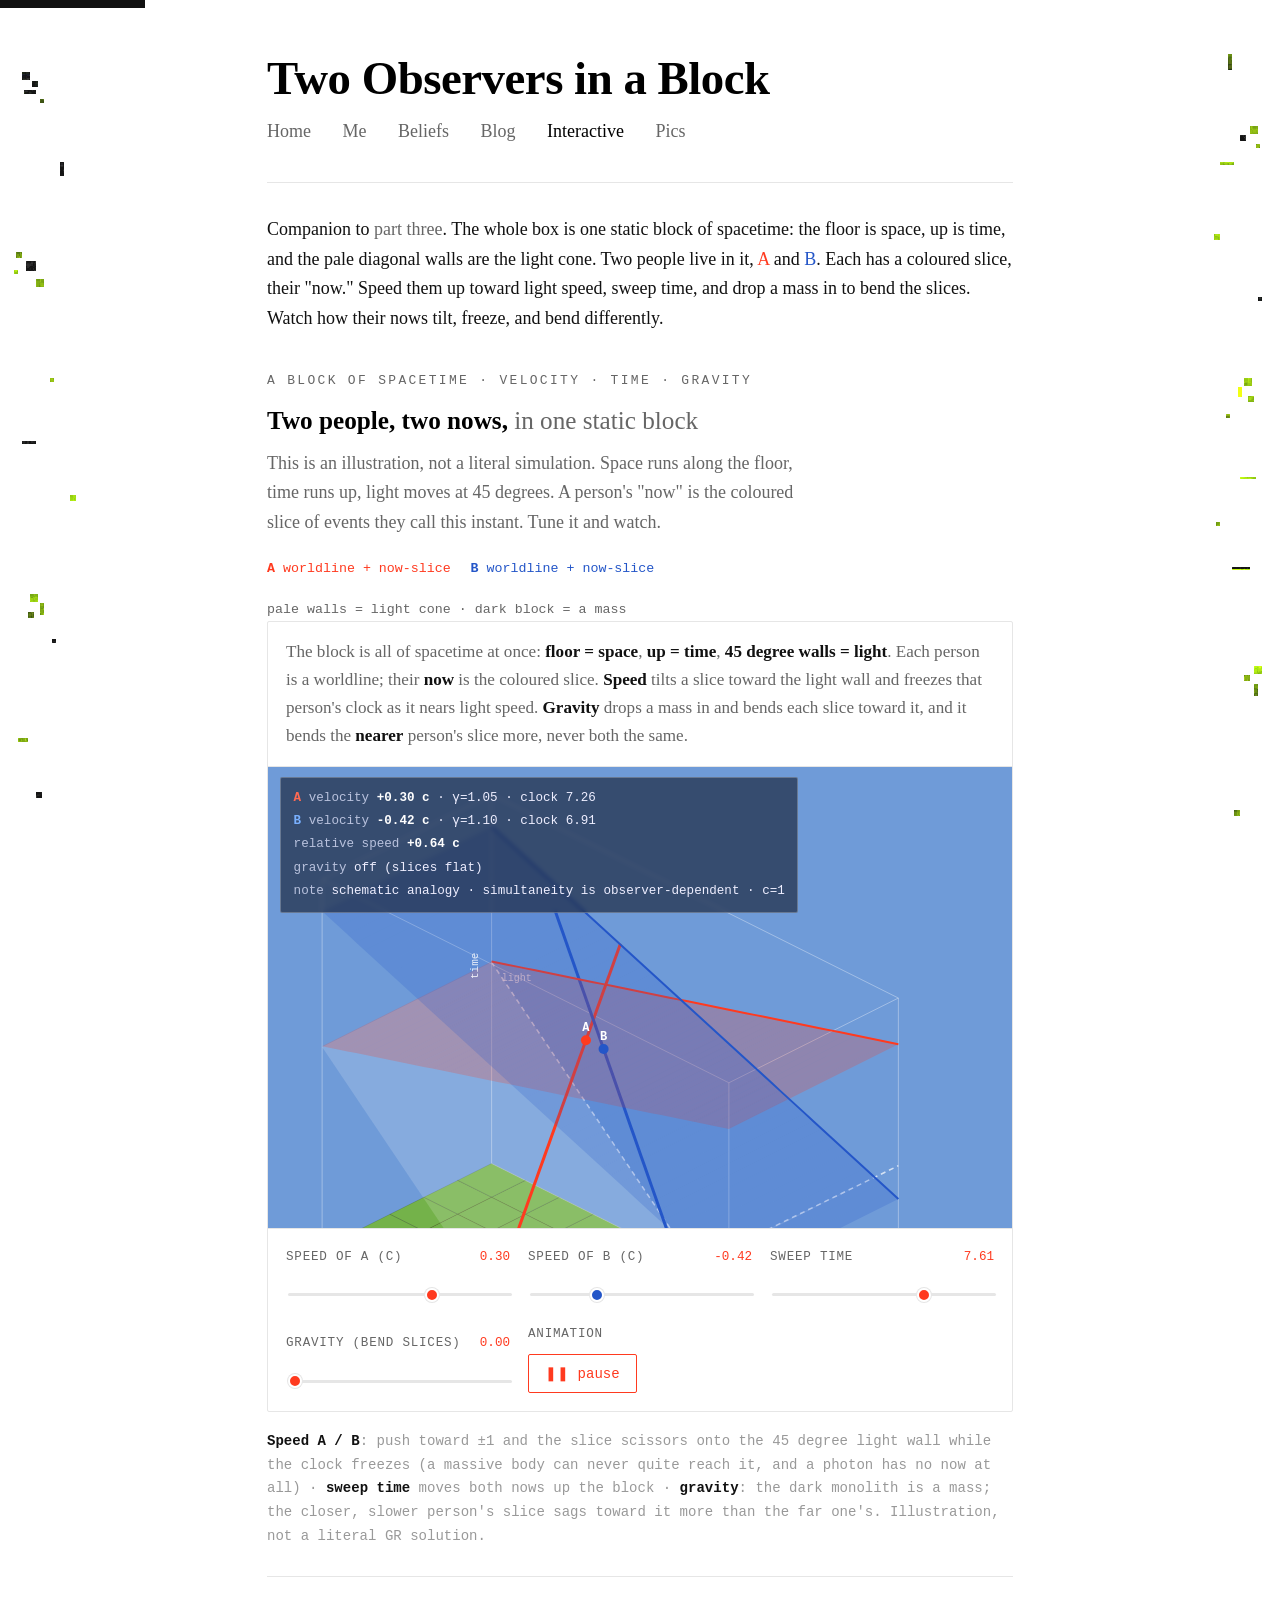
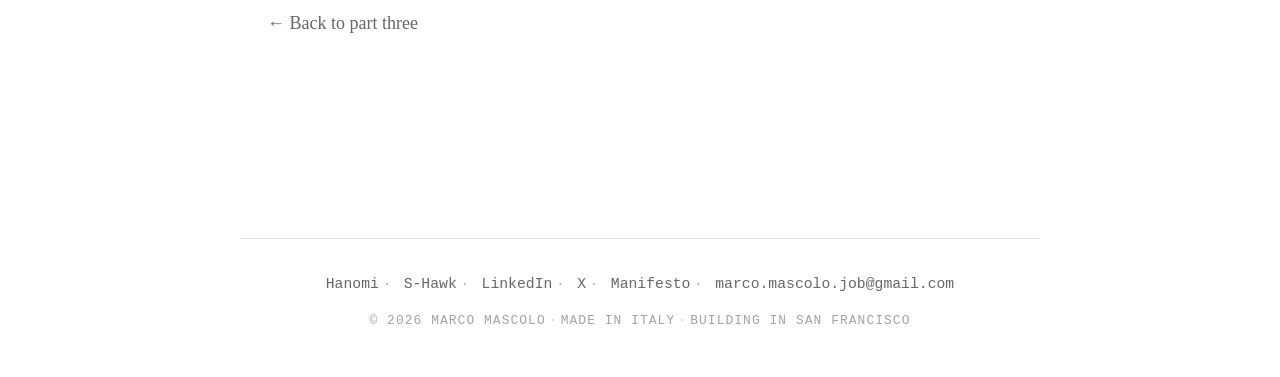
<file: interactive-observers.html>
<!doctype html>
<html lang="en">
<head>
  <meta charset="utf-8">
    <meta http-equiv="Cache-Control" content="no-cache, no-store, must-revalidate">
  <meta http-equiv="Pragma" content="no-cache">
  <meta http-equiv="Expires" content="0">
  <meta name="viewport" content="width=device-width, initial-scale=1">
  <title>Two Observers in a Block · Marco Mascolo</title>
  <meta name="description" content="A 3D block of spacetime with two observers. Tune each one's velocity up toward light speed, sweep time, and bend the slices with gravity. Their nows tilt, freeze at light speed, and bend differently near a mass.">
  <link rel="canonical" href="https://marcomascolo.com/interactive-observers.html">
  <meta property="og:title" content="Two Observers in a Block">
  <meta property="og:description" content="Two observers, two slices, velocity, time, and gravity in one static block.">
  <meta property="og:image" content="/assets/banner.jpg?v=3">
  <meta property="og:type" content="website">
  <meta name="twitter:card" content="summary_large_image">
  <script>/* CYCLE DISABLED */</script>
  <link rel="stylesheet" href="/style.css?v=12">
  <link rel="icon" type="image/x-icon" href="/assets/favicon.ico">
  <link rel="icon" type="image/png" sizes="32x32" href="/assets/favicon-32.png">
  <link rel="icon" type="image/png" sizes="192x192" href="/assets/favicon-192.png">
  <style>
    .slicer { margin: 2rem 0 0; }
    .slicer .kicker { font-family: var(--mono); font-size: 0.72rem; letter-spacing: 0.18em; text-transform: uppercase; color: var(--muted); margin-bottom: 0.5rem; }
    .slicer h2 { margin: 0 0 0.4rem; font-size: 1.4rem; }
    .slicer h2 .dimword { color: var(--muted); font-weight: normal; }
    .slicer .sub { color: var(--muted); font-size: 1rem; margin: 0 0 1.1rem; max-width: 62ch; }
    .slicer .stage { background: #fff; border: 1px solid var(--rule); border-radius: 2px; overflow: hidden; }
    .slicer .caption { padding: 0.85rem 1rem; border-bottom: 1px solid var(--rule); font-family: var(--serif); font-size: 0.95rem; color: var(--muted); }
    .slicer .caption b { color: #111; font-weight: bold; }
    .slicer .canvas-host { position: relative; width: 100%; background: #6f9bd8; }
    .slicer canvas { display: block; width: 100%; height: auto; }
    .slicer .readout { position: absolute; top: 10px; left: 12px; font-family: var(--mono); font-size: 0.7rem; color: #eef; background: rgba(20,28,48,0.62); border: 1px solid rgba(255,255,255,.25); border-radius: 2px; padding: 0.5rem 0.7rem; backdrop-filter: blur(2px); line-height: 1.85; }
    .slicer .readout .v { color: #fff; font-weight: 600; }
    .slicer .readout .lab { color: #b9c2dd; }
    .slicer .readout .ra { color: #ff6a52; font-weight:700; }
    .slicer .readout .rb { color: #79b0ff; font-weight:700; }
    .slicer .controls { padding: 1rem; display: grid; gap: 1rem; grid-template-columns: repeat(auto-fit, minmax(190px, 1fr)); align-items: end; border-top: 1px solid var(--rule); }
    .slicer .ctl label { display: block; font-family: var(--mono); font-size: 0.7rem; letter-spacing: 0.06em; text-transform: uppercase; color: var(--muted); margin-bottom: 0.5rem; }
    .slicer .ctl label .n { color: var(--orange); float: right; text-transform: none; letter-spacing: 0; }
    .slicer input[type=range] { -webkit-appearance: none; appearance: none; width: 100%; height: 3px; border-radius: 3px; background: var(--rule); outline: none; }
    .slicer input[type=range]::-webkit-slider-thumb { -webkit-appearance: none; width: 14px; height: 14px; border-radius: 50%; background: var(--orange); cursor: pointer; border: 2px solid #fff; box-shadow: 0 0 0 1px var(--rule); }
    .slicer input[type=range]::-moz-range-thumb { width: 14px; height: 14px; border-radius: 50%; background: var(--orange); cursor: pointer; border: 2px solid #fff; }
    .slicer input.ra::-webkit-slider-thumb { background:#ff3a1f; } .slicer input.rb::-webkit-slider-thumb { background:#2456c8; }
    .slicer input.ra::-moz-range-thumb { background:#ff3a1f; } .slicer input.rb::-moz-range-thumb { background:#2456c8; }
    .slicer .playbtn { font-family: var(--mono); font-size: 0.78rem; background: #fff; border: 1px solid var(--rule); color: #111; padding: 0.55rem 0.9rem; border-radius: 2px; cursor: pointer; width: max-content; }
    .slicer .playbtn.on { color: var(--orange); border-color: var(--orange); }
    .slicer .hint { margin-top: 1rem; font-family: var(--mono); font-size: 0.78rem; color: #999; line-height: 1.7; }
    .slicer .hint b { color: #111; font-weight: 600; }
    .slicer .legend { display:flex; gap:1.1rem; flex-wrap:wrap; margin:0.6rem 0 0; font-family:var(--mono); font-size:0.74rem; color:var(--muted); }
    .a { color:#ff3a1f; } .b { color:#2456c8; }
  </style>
</head>
<body>
  <a class="skip-link" href="#main">Skip to content</a>

  <div class="glitches" aria-hidden="true">
    <span class="g g-1"></span><span class="g g-2"></span><span class="g g-3"></span><span class="g g-4"></span>
    <span class="g g-5"></span><span class="g g-6"></span><span class="g g-7"></span><span class="g g-8"></span>
    <span class="g g-9"></span><span class="g g-10"></span><span class="g g-11"></span><span class="g g-12"></span>
    <span class="g g-13"></span><span class="g g-14"></span><span class="g g-15"></span><span class="g g-16"></span>
    <span class="g g-17"></span><span class="g g-18"></span><span class="g g-19"></span><span class="g g-20"></span>
    <span class="g g-21"></span><span class="g g-22"></span><span class="g g-23"></span><span class="g g-24"></span>
    <span class="g g-25"></span><span class="g g-26"></span><span class="g g-27"></span><span class="g g-28"></span>
    <span class="g g-29"></span><span class="g g-30"></span><span class="g g-31"></span><span class="g g-32"></span>
    <span class="g g-33"></span><span class="g g-34"></span><span class="g g-35"></span><span class="g g-36"></span>
  </div>

  <main id="main">
    <header class="intro">
      <h1 class="name">Two Observers in a Block</h1>
      <nav class="top" aria-label="Main">
        <a href="/">Home</a>
        <a href="/me.html">Me</a>
        <a href="/beliefs.html">Beliefs</a>
        <a href="/random-blogging.html">Blog</a>
        <a href="/interactive.html" aria-current="page">Interactive</a>
        <a href="/pics.html">Pics</a>
      </nav>
    </header>

    <hr class="divider">

    <p>Companion to <a href="/slicing-the-static-universe.html">part three</a>. The whole box is one static block of spacetime: the floor is space, up is time, and the pale diagonal walls are the light cone. Two people live in it, <span class="a">A</span> and <span class="b">B</span>. Each has a coloured slice, their "now." Speed them up toward light speed, sweep time, and drop a mass in to bend the slices. Watch how their nows tilt, freeze, and bend differently.</p>

    <section class="slicer">
      <div class="kicker">a block of spacetime · velocity · time · gravity</div>
      <h2>Two people, two nows, <span class="dimword">in one static block</span></h2>
      <p class="sub">This is an illustration, not a literal simulation. Space runs along the floor, time runs up, light moves at 45 degrees. A person's "now" is the coloured slice of events they call this instant. Tune it and watch.</p>
      <div class="legend">
        <span class="a"><b>A</b> worldline + now-slice</span>
        <span class="b"><b>B</b> worldline + now-slice</span>
        <span>pale walls = light cone · dark block = a mass</span>
      </div>
      <div class="stage">
        <div class="caption" id="caption"></div>
        <div class="canvas-host"><canvas id="cv"></canvas><div class="readout" id="readout"></div></div>
        <div class="controls" id="controls"></div>
      </div>
      <div class="hint" id="hint"></div>
    </section>

    <hr class="divider">

    <p><a href="/slicing-the-static-universe.html">← Back to part three</a></p>
  </main>

  <footer class="site-footer">
    <p class="site-footer-links">
      <a href="https://hanomi.ai">Hanomi</a><span class="sep">·</span>
      <a href="https://s-hawk.com">S-Hawk</a><span class="sep">·</span>
      <a href="https://www.linkedin.com/in/marco-mascolo/">LinkedIn</a><span class="sep">·</span>
      <a href="https://x.com/_marco_masc">X</a><span class="sep">·</span>
      <a href="/manifesto.html">Manifesto</a><span class="sep">·</span>
      <a href="mailto:marco.mascolo.job@gmail.com">marco.mascolo.job@gmail.com</a>
    </p>
    <p class="site-footer-meta">
      &copy; 2026 marco mascolo<span class="sep">·</span>MADE IN ITALY<span class="sep">·</span>BUILDING IN SAN FRANCISCO
    </p>
  </footer>

<script>
const cv = document.getElementById('cv');
const ctx = cv.getContext('2d');
let W=1000, H=600, DPR=1;

const GX=12, GZ=5, GT=11;       // space, depth, time
const XC = GX/2;                // light-cone origin (space center, t=0)
const SKY='#6f9bd8';
const COLA='#ff3a1f', COLB='#2456c8';

const S = { vA:0.30, vB:-0.42, T:5.5, grav:0.0, xmass:2.4, playing:true, t:0, xA:3.0, xB:9.0 };

function resize(){
  const host = cv.parentElement;
  const cssW = host.clientWidth;
  const cssH = Math.round(cssW * 0.62);
  DPR = Math.min(window.devicePixelRatio||1, 2);
  cv.style.height = cssH+'px';
  cv.width = cssW*DPR; cv.height = cssH*DPR;
  W = cssW; H = cssH;
  ctx.setTransform(DPR,0,0,DPR,0,0);
}
window.addEventListener('resize', resize);

let TW, TH, CH, OX, OY;
function computeView(){
  TW = Math.min(W/(GX+GZ)*0.92, H/(GX+GZ)*1.25);
  TH = TW*0.5; CH = (H*0.80)/GT;
  OX = W*0.46; OY = H*0.86;
}
function proj(x,t,z){ return [OX + (x - z - (GX-GZ)/2)*TW, OY + (x + z)*TH - t*CH]; }

function poly(pts, fill, stroke, sw){
  ctx.beginPath(); ctx.moveTo(pts[0][0],pts[0][1]);
  for(let i=1;i<pts.length;i++) ctx.lineTo(pts[i][0],pts[i][1]);
  ctx.closePath();
  if(fill){ ctx.fillStyle=fill; ctx.fill(); }
  if(stroke){ ctx.strokeStyle=stroke; ctx.lineWidth=sw||1; ctx.stroke(); }
}
function line3(a,b,col,w,dash){ const p=proj(a[0],a[1],a[2]),q=proj(b[0],b[1],b[2]); ctx.strokeStyle=col;ctx.lineWidth=w||1;ctx.setLineDash(dash||[]);ctx.beginPath();ctx.moveTo(p[0],p[1]);ctx.lineTo(q[0],q[1]);ctx.stroke();ctx.setLineDash([]); }
function clamp(v,a,b){ return v<a?a:v>b?b:v; }

// gravity: clocks near the mass lag; a slice bends down (in time) near the mass,
// MORE for the observer who sits nearer/slower in the well (research: not identical for both).
function wellBump(x){ const d=x-S.xmass; return Math.exp(-(d*d)/(2*1.7*1.7)); }
function sliceFn(xObsNow, v, T0){
  const distToMass = Math.abs(xObsNow - S.xmass);
  const proximity = 1/(1+0.45*distToMass);             // nearer observer -> stronger bend
  return function(x){
    const flat = T0 + v*(x - xObsNow);                 // tilted simultaneity, slope = v
    const dip  = - S.grav * 3.6 * wellBump(x) * proximity;
    return clamp(flat + dip, 0, GT);
  };
}

// draw a slice surface t = fn(x), extruded across z, translucent
function sliceSurface(fn, fill, edge){
  const N=48;
  for(let i=0;i<N;i++){
    const x0=GX*i/N, x1=GX*(i+1)/N, t0=fn(x0), t1=fn(x1);
    poly([proj(x0,t0,0),proj(x1,t1,0),proj(x1,t1,GZ),proj(x0,t0,GZ)], fill, null, 0);
  }
  // front edge line for definition
  ctx.strokeStyle=edge; ctx.lineWidth=2; ctx.beginPath();
  for(let i=0;i<=N;i++){ const x=GX*i/N; const p=proj(x,fn(x),0); i?ctx.lineTo(p[0],p[1]):ctx.moveTo(p[0],p[1]); }
  ctx.stroke();
}

function voxTop(x,z,col){ poly([proj(x,0,z),proj(x+1,0,z),proj(x+1,0,z+1),proj(x,0,z+1)], col, 'rgba(0,0,0,.12)',1); }

function draw(){
  computeView();
  ctx.fillStyle=SKY; ctx.fillRect(0,0,W,H);

  // ---- floor = space (a thin minecraft ground), drawn back-to-front ----
  const cells=[];
  for(let x=0;x<GX;x++) for(let z=0;z<GZ;z++) cells.push({x,z,k:x+z});
  cells.sort((a,b)=>a.k-b.k);
  for(const c of cells){
    const nearMass = Math.abs((c.x+0.5)-S.xmass)<1.1 && S.grav>0.02;
    // top face
    let top = nearMass ? '#3a2f4a' : '#74b24a';
    // side faces (1 block tall)
    const cl = nearMass ? {t:'#3a2f4a',r:'#2c2338',f:'#221a2c'} : {t:'#74b24a',r:'#5f9a37',f:'#4d822b'};
    poly([proj(c.x,-1,c.z+1),proj(c.x+1,-1,c.z+1),proj(c.x+1,0,c.z+1),proj(c.x,0,c.z+1)], '#7a5230', 'rgba(0,0,0,.1)',1);
    poly([proj(c.x+1,-1,c.z),proj(c.x+1,0,c.z),proj(c.x+1,0,c.z+1),proj(c.x+1,-1,c.z+1)], '#6a4828', 'rgba(0,0,0,.1)',1);
    voxTop(c.x,c.z, top);
  }
  // mass pillar (a dark monolith) at xmass
  if(S.grav>0.02){
    const mx=Math.round(S.xmass), mz=Math.floor(GZ/2), htop=Math.min(GT, 1.5+S.grav*3.5);
    for(let zz=mz-1; zz<=mz; zz++){
      poly([proj(mx,0,zz+1),proj(mx+1,0,zz+1),proj(mx+1,htop,zz+1),proj(mx,htop,zz+1)], '#241b30', 'rgba(0,0,0,.25)',1);
      poly([proj(mx+1,0,zz),proj(mx+1,htop,zz),proj(mx+1,htop,zz+1),proj(mx+1,0,zz+1)], '#191322', 'rgba(0,0,0,.25)',1);
      poly([proj(mx,htop,zz),proj(mx+1,htop,zz),proj(mx+1,htop,zz+1),proj(mx,htop,zz+1)], '#2e2440', 'rgba(0,0,0,.25)',1);
    }
  }

  // ---- spacetime box wireframe (the static block) ----
  const e='rgba(255,255,255,.35)';
  for(const z of [0,GZ]){ line3([0,0,z],[GX,0,z],e,1); line3([0,GT,z],[GX,GT,z],e,1); line3([0,0,z],[0,GT,z],e,1); line3([GX,0,z],[GX,GT,z],e,1); }
  line3([0,GT,0],[0,GT,GZ],e,1); line3([GX,GT,0],[GX,GT,GZ],e,1);

  // ---- light cone from origin (XC,0): t = |x-XC| ----
  const coneFill='rgba(255,255,255,.16)', coneEdge='rgba(255,255,255,.7)';
  // left wall t=-(x-XC) for x<=XC ; right wall t=(x-XC) for x>=XC
  poly([proj(XC,0,0),proj(0,GT> XC?XC:GT,0),proj(0,XC,GZ),proj(XC,0,GZ)], coneFill,null,0);
  poly([proj(XC,0,0),proj(GX,GX-XC,0),proj(GX,GX-XC,GZ),proj(XC,0,GZ)], coneFill,null,0);
  line3([XC,0,0],[0,XC,0],coneEdge,1.5,[5,4]); line3([XC,0,0],[GX,GX-XC,0],coneEdge,1.5,[5,4]);
  ctx.fillStyle='rgba(255,255,255,.8)'; ctx.font='10px "SF Mono",Menlo,monospace'; ctx.textAlign='left';
  const lp=proj(0.3,XC-0.4,0); ctx.fillText('light', lp[0], lp[1]);

  // ---- observers ----
  const xAnow = clamp(S.xA + S.vA*S.T, 0, GX), xBnow = clamp(S.xB + S.vB*S.T, 0, GX);
  // worldlines (straight, slope = v): from (xstart,0) to (xstart+v*GT, GT)
  function worldline(x0,v,col){
    ctx.strokeStyle=col; ctx.lineWidth=3; ctx.beginPath();
    for(let i=0;i<=GT*4;i++){ const t=GT*i/(GT*4); const x=clamp(x0+v*t,0,GX); const p=proj(x,t,GZ/2); i?ctx.lineTo(p[0],p[1]):ctx.moveTo(p[0],p[1]); }
    ctx.stroke();
  }
  worldline(S.xA,S.vA,COLA); worldline(S.xB,S.vB,COLB);

  // slices (draw far one first for nicer overlap)
  const fnA=sliceFn(xAnow,S.vA,S.T), fnB=sliceFn(xBnow,S.vB,S.T);
  const order = (S.xA+S.vA*S.T) <= (S.xB+S.vB*S.T) ? [['A'],['B']] : [['B'],['A']];
  function drawSlice(which){
    if(which==='A') sliceSurface(fnA,'rgba(255,58,31,.22)',COLA);
    else            sliceSurface(fnB,'rgba(36,86,200,.22)',COLB);
  }
  drawSlice(order[0][0]); drawSlice(order[1][0]);

  // current-event markers + labels
  function marker(xnow,T0,col,lab){ const p=proj(xnow,T0,GZ/2); ctx.fillStyle=col; ctx.beginPath(); ctx.arc(p[0],p[1],5,0,7); ctx.fill(); ctx.fillStyle='#fff'; ctx.font='700 12px "SF Mono",Menlo,monospace'; ctx.textAlign='center'; ctx.fillText(lab,p[0],p[1]-9); }
  marker(xAnow,S.T,COLA,'A'); marker(xBnow,S.T,COLB,'B');

  // axis labels
  ctx.fillStyle='rgba(255,255,255,.85)'; ctx.font='11px "SF Mono",Menlo,monospace'; ctx.textAlign='left';
  let ap=proj(GX*0.5,-0.0,GZ); ctx.fillText('space', ap[0]+8, ap[1]+18);
  ctx.save(); let tp=proj(0,GT*0.5,0); ctx.translate(tp[0]-14,tp[1]); ctx.rotate(-Math.PI/2); ctx.fillText('time', 0,0); ctx.restore();

  // ---- readout ----
  const gA=1/Math.sqrt(Math.max(1e-4,1-S.vA*S.vA)), gB=1/Math.sqrt(Math.max(1e-4,1-S.vB*S.vB));
  const tauA=S.T*Math.sqrt(Math.max(0,1-S.vA*S.vA)), tauB=S.T*Math.sqrt(Math.max(0,1-S.vB*S.vB));
  const w=(S.vA-S.vB)/(1-S.vA*S.vB);
  const fr=(x)=>(x>=0?'+':'')+x.toFixed(2);
  const cliff=(v)=> Math.abs(v)>=0.9 ? ' <span class="v">clock nearly frozen</span>' : '';
  let gravMsg;
  if(S.grav<0.02) gravMsg='off (slices flat)';
  else {
    const dA=Math.abs(xAnow-S.xmass), dB=Math.abs(xBnow-S.xmass);
    const near = dA<dB ? 'A' : 'B';
    gravMsg='<span class="v">'+near+' is nearer the mass, so its slice bends MORE</span> (not the same for both)';
  }
  document.getElementById('readout').innerHTML = [
    ['<span class="ra">A</span> velocity','<span class="v">'+fr(S.vA)+' c</span> · γ='+gA.toFixed(2)+' · clock '+tauA.toFixed(2)+cliff(S.vA)],
    ['<span class="rb">B</span> velocity','<span class="v">'+fr(S.vB)+' c</span> · γ='+gB.toFixed(2)+' · clock '+tauB.toFixed(2)+cliff(S.vB)],
    ['relative speed','<span class="v">'+fr(w)+' c</span>'],
    ['gravity', gravMsg],
    ['note','schematic analogy · simultaneity is observer-dependent · c=1']
  ].map(r=>'<span class="lab">'+r[0]+'</span> '+r[1]).join('<br>');
}

/* ---------- UI ---------- */
function ctlRange(id,label,min,max,step,val,cls){
  return '<div class="ctl"><label>'+label+'<span class="n" id="'+id+'v">'+(+val).toFixed(2)+'</span></label>'+
    '<input type="range" class="'+(cls||'')+'" id="'+id+'" min="'+min+'" max="'+max+'" step="'+step+'" value="'+val+'"></div>';
}
function buildControls(){
  document.getElementById('controls').innerHTML =
      ctlRange('vA','speed of A (c)',-0.97,0.97,0.01,S.vA,'ra')
    + ctlRange('vB','speed of B (c)',-0.97,0.97,0.01,S.vB,'rb')
    + ctlRange('T','sweep time',0,GT,0.02,S.T)
    + ctlRange('grav','gravity (bend slices)',0,1,0.01,S.grav)
    + '<div class="ctl"><label>animation</label><button class="playbtn '+(S.playing?'on':'')+'" id="play">'+(S.playing?'❚❚  pause':'▶  play')+'</button></div>';
  document.getElementById('caption').innerHTML = 'The block is all of spacetime at once: <b>floor = space</b>, <b>up = time</b>, <b>45 degree walls = light</b>. Each person is a worldline; their <b>now</b> is the coloured slice. <b>Speed</b> tilts a slice toward the light wall and freezes that person\'s clock as it nears light speed. <b>Gravity</b> drops a mass in and bends each slice toward it, and it bends the <b>nearer</b> person\'s slice more, never both the same.';
  document.getElementById('hint').innerHTML = '<b>Speed A / B</b>: push toward &plusmn;1 and the slice scissors onto the 45 degree light wall while the clock freezes (a massive body can never quite reach it, and a photon has no now at all) &middot; <b>sweep time</b> moves both nows up the block &middot; <b>gravity</b>: the dark monolith is a mass; the closer, slower person\'s slice sags toward it more than the far one\'s. Illustration, not a literal GR solution.';
  const bind=(id,fn,reset)=>{const e=document.getElementById(id); e.addEventListener('input',ev=>{fn(parseFloat(ev.target.value)); const l=document.getElementById(id+'v'); if(l)l.textContent=parseFloat(ev.target.value).toFixed(2); if(reset){S.playing=false; sync();}});};
  bind('vA',v=>S.vA=v,true); bind('vB',v=>S.vB=v,true); bind('T',v=>S.T=v,false); bind('grav',v=>S.grav=v,true);
  document.getElementById('play').onclick=()=>{S.playing=!S.playing; sync();};
}
function sync(){ const pb=document.getElementById('play'); if(pb){pb.className='playbtn '+(S.playing?'on':''); pb.innerHTML=S.playing?'❚❚  pause':'▶  play';} }
function refreshT(){ const e=document.getElementById('T'),l=document.getElementById('Tv'); if(e){e.value=S.T; if(l)l.textContent=S.T.toFixed(2);} }

function tick(){
  if(S.playing){ S.t+=0.016; S.T = (Math.sin(S.t*0.3)*0.5+0.5)*GT; refreshT(); }
  draw();
  requestAnimationFrame(tick);
}
resize(); buildControls(); tick();
</script>
</body>
</html>
</file>
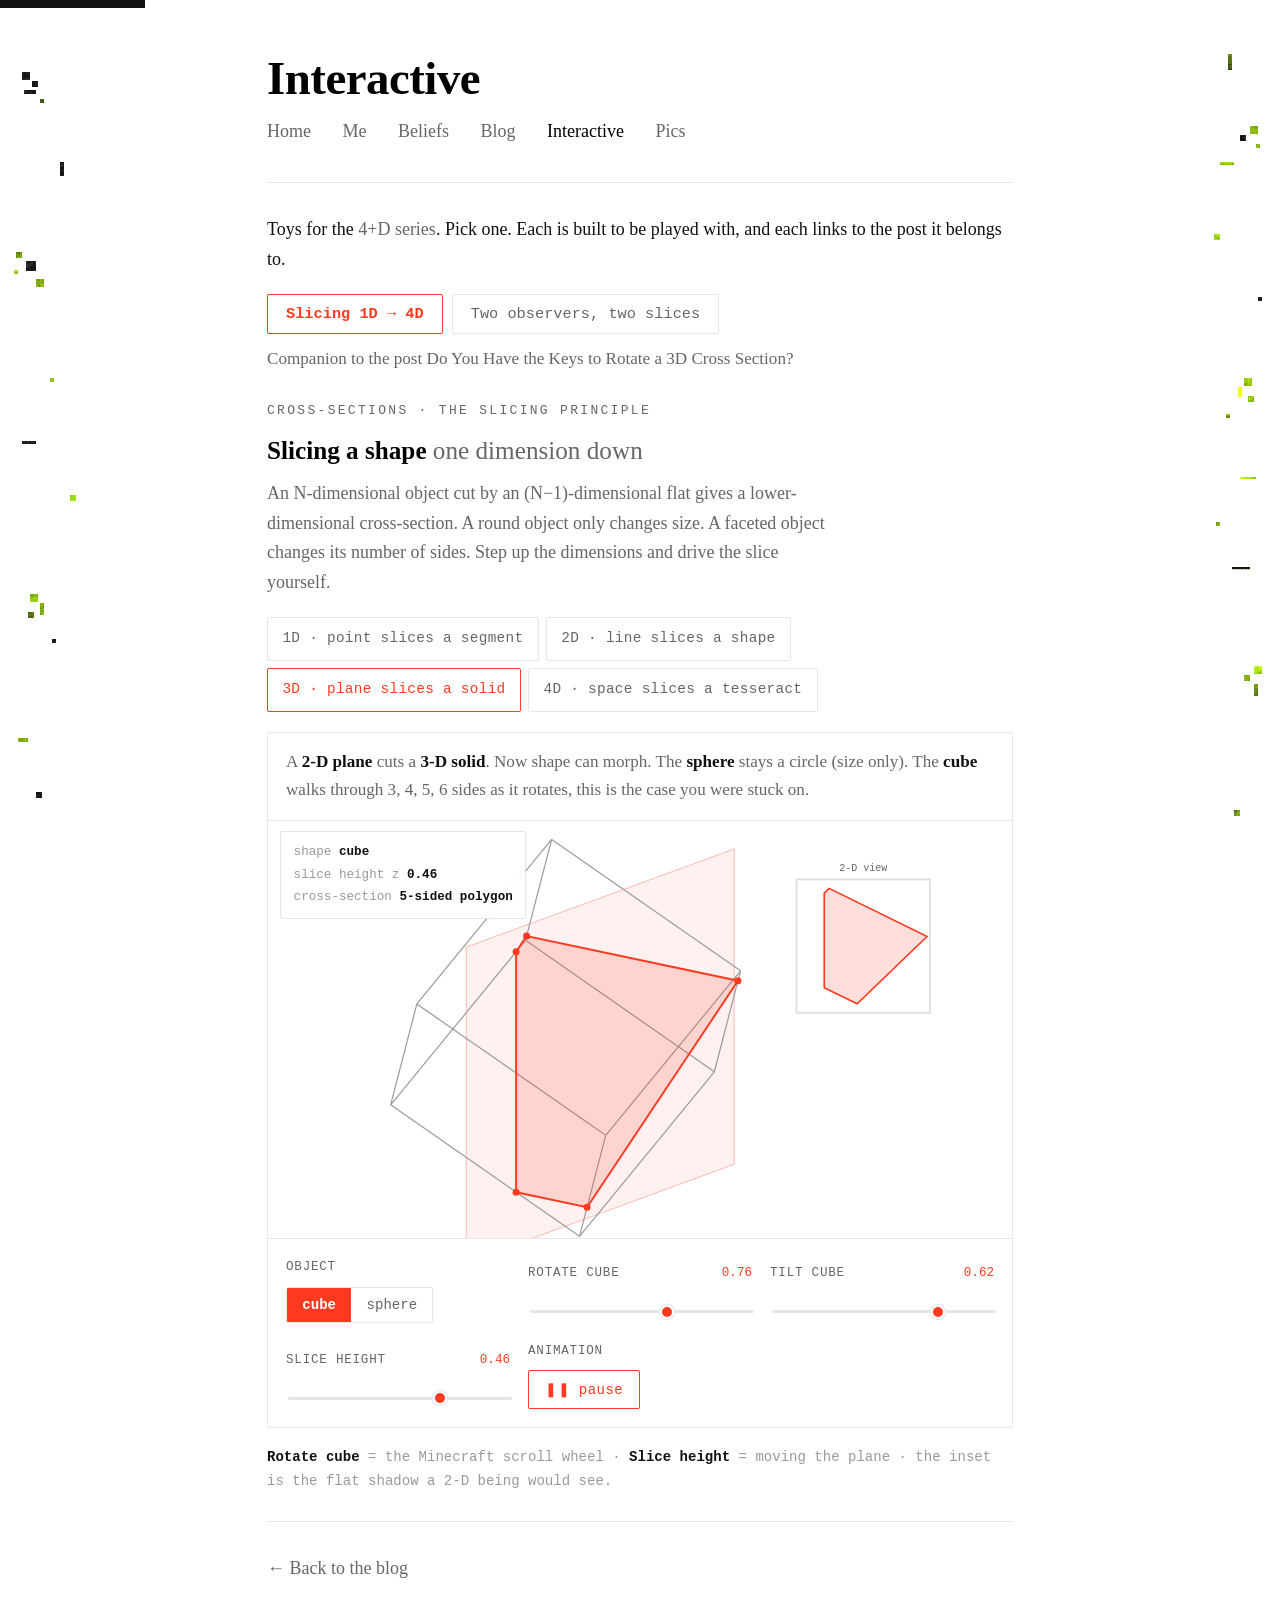
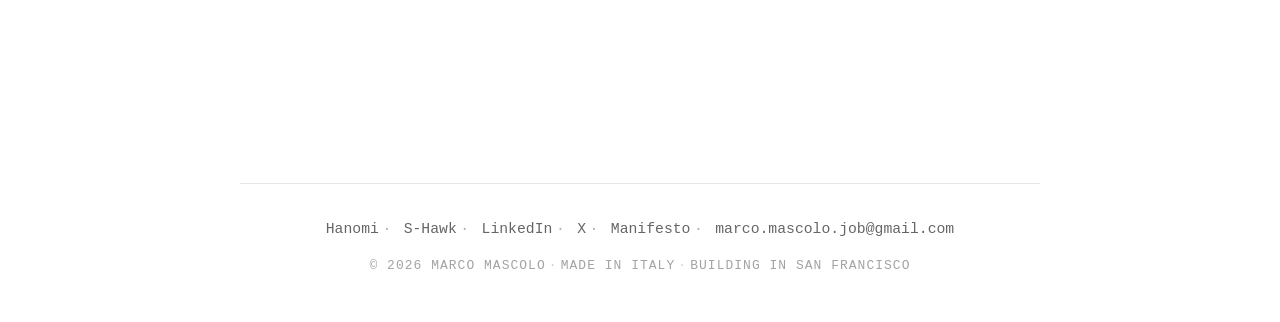
<file: interactive.html>
<!doctype html>
<html lang="en">
<head>
  <meta charset="utf-8">
    <meta http-equiv="Cache-Control" content="no-cache, no-store, must-revalidate">
  <meta http-equiv="Pragma" content="no-cache">
  <meta http-equiv="Expires" content="0">
  <meta name="viewport" content="width=device-width, initial-scale=1">
  <title>Interactive · Marco Mascolo</title>
  <meta name="description" content="Interactive companions to the 4+D series: slice shapes from 1D to a tesseract, or watch two observers and their sweeping now-slices in a static block.">
  <link rel="canonical" href="https://marcomascolo.com/interactive.html">
  <meta property="og:title" content="Interactive · Marco Mascolo">
  <meta property="og:description" content="Play with the slicing, and with two observers in one static block.">
  <meta property="og:image" content="/assets/banner.jpg?v=3">
  <meta property="og:type" content="website">
  <meta name="twitter:card" content="summary_large_image">
  <script>/* CYCLE DISABLED */</script>
  <link rel="stylesheet" href="/style.css?v=12">
  <link rel="icon" type="image/x-icon" href="/assets/favicon.ico">
  <link rel="icon" type="image/png" sizes="32x32" href="/assets/favicon-32.png">
  <link rel="icon" type="image/png" sizes="192x192" href="/assets/favicon-192.png">
  <style>
    /* shared widget styles (both demos) */
    .slicer { margin: 0; }
    .slicer .kicker { font-family: var(--mono); font-size: 0.72rem; letter-spacing: 0.18em; text-transform: uppercase; color: var(--muted); margin-bottom: 0.5rem; }
    .slicer h2 { margin: 0 0 0.4rem; font-size: 1.4rem; }
    .slicer h2 .dimword { color: var(--muted); font-weight: normal; }
    .slicer .sub { color: var(--muted); font-size: 1rem; margin: 0 0 1.1rem; max-width: 62ch; }
    .slicer .tabs { display: flex; gap: 0.4rem; flex-wrap: wrap; margin: 0 0 1.1rem; }
    .slicer .tab { font-family: var(--mono); font-size: 0.8rem; letter-spacing: 0.02em; background: #fff; border: 1px solid var(--rule); color: var(--muted); padding: 0.5rem 0.8rem; border-radius: 2px; cursor: pointer; transition: 0.15s; user-select: none; }
    .slicer .tab:hover { border-color: #bbb; color: #111; }
    .slicer .tab.on { border-color: var(--orange); color: var(--orange); }
    .slicer .stage { background: #fff; border: 1px solid var(--rule); border-radius: 2px; overflow: hidden; }
    .slicer .caption { padding: 0.85rem 1rem; border-bottom: 1px solid var(--rule); font-family: var(--serif); font-size: 0.95rem; color: var(--muted); }
    .slicer .caption b { color: #111; font-weight: bold; }
    .slicer .canvas-host { position: relative; width: 100%; background: #fff; }
    .slicer canvas { display: block; width: 100%; height: auto; }
    .slicer .readout { position: absolute; top: 10px; left: 12px; font-family: var(--mono); font-size: 0.7rem; color: var(--muted); background: rgba(255,255,255,0.85); border: 1px solid var(--rule); border-radius: 2px; padding: 0.5rem 0.7rem; backdrop-filter: blur(2px); line-height: 1.8; }
    .slicer .readout .v { color: #111; font-weight: 600; }
    .slicer .readout .lab { color: #999; }
    .slicer .readout .ra { color: #ff3a1f; font-weight:600; }
    .slicer .readout .rb { color: #2456c8; font-weight:600; }
    .slicer .controls { padding: 1rem; display: grid; gap: 1rem; grid-template-columns: repeat(auto-fit, minmax(200px, 1fr)); align-items: end; border-top: 1px solid var(--rule); }
    .slicer .ctl label { display: block; font-family: var(--mono); font-size: 0.7rem; letter-spacing: 0.06em; text-transform: uppercase; color: var(--muted); margin-bottom: 0.5rem; }
    .slicer .ctl label .n { color: var(--orange); float: right; text-transform: none; letter-spacing: 0; }
    .slicer input[type=range] { -webkit-appearance: none; appearance: none; width: 100%; height: 3px; border-radius: 3px; background: var(--rule); outline: none; }
    .slicer input[type=range]::-webkit-slider-thumb { -webkit-appearance: none; width: 14px; height: 14px; border-radius: 50%; background: var(--orange); cursor: pointer; border: 2px solid #fff; box-shadow: 0 0 0 1px var(--rule); }
    .slicer input[type=range]::-moz-range-thumb { width: 14px; height: 14px; border-radius: 50%; background: var(--orange); cursor: pointer; border: 2px solid #fff; }
    .slicer input.ra::-webkit-slider-thumb { background:#ff3a1f; } .slicer input.rb::-webkit-slider-thumb { background:#2456c8; }
    .slicer input.ra::-moz-range-thumb { background:#ff3a1f; } .slicer input.rb::-moz-range-thumb { background:#2456c8; }
    .slicer .seg { display: flex; border: 1px solid var(--rule); border-radius: 2px; overflow: hidden; width: max-content; }
    .slicer .seg button { font-family: var(--mono); font-size: 0.78rem; background: #fff; color: var(--muted); border: none; padding: 0.5rem 0.85rem; cursor: pointer; transition: 0.12s; }
    .slicer .seg button.on { background: var(--orange); color: #fff; font-weight: 600; }
    .slicer .playbtn { font-family: var(--mono); font-size: 0.78rem; letter-spacing: 0.03em; background: #fff; border: 1px solid var(--rule); color: #111; padding: 0.55rem 0.9rem; border-radius: 2px; cursor: pointer; width: max-content; }
    .slicer .playbtn:hover { border-color: var(--orange); }
    .slicer .playbtn.on { color: var(--orange); border-color: var(--orange); }
    .slicer .hint { margin-top: 1rem; font-family: var(--mono); font-size: 0.78rem; color: #999; line-height: 1.7; }
    .slicer .hint b { color: #111; font-weight: 600; }
    .slicer .legend { display:flex; gap:1.2rem; flex-wrap:wrap; margin:0.6rem 0 0; font-family:var(--mono); font-size:0.74rem; color:var(--muted); }
    .a { color:#ff3a1f; } .b { color:#2456c8; }
    /* toggle between demos */
    .demo-toggle { display:flex; gap:.5rem; flex-wrap:wrap; margin:0 0 .6rem; }
    .demo-tab { font-family:var(--mono); font-size:.85rem; background:#fff; border:1px solid var(--rule); color:var(--muted); padding:.55rem 1rem; border-radius:2px; cursor:pointer; transition:.15s; }
    .demo-tab:hover { border-color:#bbb; color:#111; }
    .demo-tab.on { border-color:var(--orange); color:var(--orange); font-weight:600; }
    .demo-link { font-size:.95rem; color:var(--muted); margin:0 0 1.5rem; }
    /* observers (spacetime block) demo uses a dark canvas + dark readout */
    #demo-observers .canvas-host { background:#6f9bd8; }
    #demo-observers .readout { color:#eef; background:rgba(20,28,48,.62); border-color:rgba(255,255,255,.25); }
    #demo-observers .readout .lab { color:#b9c2dd; }
    #demo-observers .readout .v { color:#fff; }
    #demo-observers .readout .ra { color:#ff6a52; }
    #demo-observers .readout .rb { color:#79b0ff; }
  </style>
</head>
<body>
  <a class="skip-link" href="#main">Skip to content</a>

  <div class="glitches" aria-hidden="true">
    <span class="g g-1"></span><span class="g g-2"></span><span class="g g-3"></span><span class="g g-4"></span>
    <span class="g g-5"></span><span class="g g-6"></span><span class="g g-7"></span><span class="g g-8"></span>
    <span class="g g-9"></span><span class="g g-10"></span><span class="g g-11"></span><span class="g g-12"></span>
    <span class="g g-13"></span><span class="g g-14"></span><span class="g g-15"></span><span class="g g-16"></span>
    <span class="g g-17"></span><span class="g g-18"></span><span class="g g-19"></span><span class="g g-20"></span>
    <span class="g g-21"></span><span class="g g-22"></span><span class="g g-23"></span><span class="g g-24"></span>
    <span class="g g-25"></span><span class="g g-26"></span><span class="g g-27"></span><span class="g g-28"></span>
    <span class="g g-29"></span><span class="g g-30"></span><span class="g g-31"></span><span class="g g-32"></span>
    <span class="g g-33"></span><span class="g g-34"></span><span class="g g-35"></span><span class="g g-36"></span>
    
  </div>

  <main id="main">
    <header class="intro">
      <h1 class="name">Interactive</h1>
      <nav class="top" aria-label="Main">
        <a href="/">Home</a>
        <a href="/me.html">Me</a>
        <a href="/beliefs.html">Beliefs</a>
        <a href="/random-blogging.html">Blog</a>
        <a href="/interactive.html" aria-current="page">Interactive</a>
        <a href="/pics.html">Pics</a>
      </nav>
    </header>

    <hr class="divider">

    <p>Toys for the <a href="/random-blogging.html">4+D series</a>. Pick one. Each is built to be played with, and each links to the post it belongs to.</p>

    <div class="demo-toggle" id="demo-toggle">
      <button class="demo-tab on" data-demo="slicing">Slicing 1D &rarr; 4D</button>
      <button class="demo-tab" data-demo="observers">Two observers, two slices</button>
    </div>
    <p class="demo-link" id="demo-link"></p>

    <section class="slicer demo-panel" id="demo-slicing">
      <div class="kicker">cross-sections · the slicing principle</div>
      <h2>Slicing a shape <span class="dimword">one dimension down</span></h2>
      <p class="sub">An N-dimensional object cut by an (N−1)-dimensional flat gives a lower-dimensional cross-section. A round object only changes size. A faceted object changes its number of sides. Step up the dimensions and drive the slice yourself.</p>
      <div class="tabs" id="s-tabs">
        <div class="tab" data-m="1d">1D · point slices a segment</div>
        <div class="tab" data-m="2d">2D · line slices a shape</div>
        <div class="tab on" data-m="3d">3D · plane slices a solid</div>
        <div class="tab" data-m="4d">4D · space slices a tesseract</div>
      </div>
      <div class="stage">
        <div class="caption" id="s-caption"></div>
        <div class="canvas-host"><canvas id="s-cv"></canvas><div class="readout" id="s-readout"></div></div>
        <div class="controls" id="s-controls"></div>
      </div>
      <div class="hint" id="s-hint"></div>
    </section>

    <section class="slicer demo-panel" id="demo-observers" style="display:none;">
      <div class="kicker">a block of spacetime · velocity · time · gravity</div>
      <h2>Two people, two nows, <span class="dimword">in one static block</span></h2>
      <p class="sub">An illustration, not a literal simulation. The whole box is spacetime: floor is space, up is time, the pale walls are the light cone. Each person has a coloured slice, their now. Speed them up toward light speed, sweep time, and drop a mass in to bend the slices.</p>
      <div class="legend">
        <span class="a"><b>A</b> worldline and now-slice</span>
        <span class="b"><b>B</b> worldline and now-slice</span>
        <span>pale walls = light cone, dark block = a mass</span>
      </div>
      <div class="stage">
        <div class="caption" id="o-caption"></div>
        <div class="canvas-host"><canvas id="o-cv"></canvas><div class="readout" id="o-readout"></div></div>
        <div class="controls" id="o-controls"></div>
      </div>
      <div class="hint" id="o-hint"></div>
    </section>

    <hr class="divider">

    <p><a href="/random-blogging.html">← Back to the blog</a></p>
  </main>

  <footer class="site-footer">
    <p class="site-footer-links">
      <a href="https://hanomi.ai">Hanomi</a><span class="sep">·</span>
      <a href="https://s-hawk.com">S-Hawk</a><span class="sep">·</span>
      <a href="https://www.linkedin.com/in/marco-mascolo/">LinkedIn</a><span class="sep">·</span>
      <a href="https://x.com/_marco_masc">X</a><span class="sep">·</span>
      <a href="/manifesto.html">Manifesto</a><span class="sep">·</span>
      <a href="mailto:marco.mascolo.job@gmail.com">marco.mascolo.job@gmail.com</a>
    </p>
    <p class="site-footer-meta">
      &copy; 2026 marco mascolo<span class="sep">·</span>MADE IN ITALY<span class="sep">·</span>BUILDING IN SAN FRANCISCO
    </p>
  </footer>

<script>
(function(){
let __visible=true;

const cv = document.getElementById('s-cv');
const ctx = cv.getContext('2d');
let W=900, H=520, DPR=1;

/* ---------- site palette (light theme) ---------- */
const C = {
  ink:'#111111', wire:'#9a9a9a', faint:'rgba(17,17,17,.12)',
  grid:'#ededed', rule:'#e0e0e0', muted:'#666666', dim:'#bdbdbd',
  acc:'#ff3a1f', accFill:'rgba(255,58,31,.16)', accLine:'rgba(255,58,31,.32)', accSoft:'rgba(255,58,31,.07)'
};
const MONO = "'SF Mono', Menlo, Consolas, monospace";

function resize(){
  const host = cv.parentElement;
  const cssW = host.clientWidth;
  const cssH = Math.round(cssW * 0.56);
  DPR = Math.min(window.devicePixelRatio||1, 2);
  cv.style.height = cssH+'px';
  cv.width = cssW*DPR; cv.height = cssH*DPR;
  W = cssW; H = cssH;
  ctx.setTransform(DPR,0,0,DPR,0,0);
}
window.addEventListener('resize', resize);

const S = {
  mode:'3d', playing:true, t:0,
  d2:{shape:'circle', theta:0.35, rho:0.0},
  d3:{shape:'cube', rx:0.62, ry:0.6, sz:0.0},
  d4:{shape:'tesseract', a:0.0, b:0.0, dd:0.0, vrx:0.5, vry:0.7},
  d1:{p:0.0}
};

/* ---------- geometry tables ---------- */
const V3=[[-1,-1,-1],[1,-1,-1],[1,1,-1],[-1,1,-1],[-1,-1,1],[1,-1,1],[1,1,1],[-1,1,1]];
const E3=[[0,1],[1,2],[2,3],[3,0],[4,5],[5,6],[6,7],[7,4],[0,4],[1,5],[2,6],[3,7]];

const V4=[]; for(let i=0;i<16;i++)V4.push([(i&1)?1:-1,(i&2)?1:-1,(i&4)?1:-1,(i&8)?1:-1]);
const E4=[]; for(let i=0;i<16;i++)for(let j=i+1;j<16;j++){const x=i^j; if(x&&((x&(x-1))===0))E4.push([i,j]);}
const bits=[1,2,4,8];
const F4=[];
for(let p=0;p<4;p++)for(let q=p+1;q<4;q++){
  const vary=[bits[p],bits[q]];
  const others=bits.filter((_,k)=>k!==p&&k!==q);
  for(let s=0;s<4;s++){
    let base=0; if(s&1)base|=others[0]; if(s&2)base|=others[1];
    F4.push([base, base|vary[0], base|vary[0]|vary[1], base|vary[1]]);
  }
}
const CELLS=[]; // 8 cells: one coord fixed
for(const b of bits){ CELLS.push({b,sign:0}); CELLS.push({b,sign:b}); }

/* ---------- math ---------- */
function rot3(v,rx,ry){
  let[x,y,z]=v;
  let y1=y*Math.cos(rx)-z*Math.sin(rx), z1=y*Math.sin(rx)+z*Math.cos(rx);
  let x2=x*Math.cos(ry)+z1*Math.sin(ry), z2=-x*Math.sin(ry)+z1*Math.cos(ry);
  return[x2,y1,z2];
}
function rot4(v,a,b){
  let[x,y,z,w]=v;
  let x1=x*Math.cos(a)-w*Math.sin(a), w1=x*Math.sin(a)+w*Math.cos(a);
  let y1=y*Math.cos(b)-z*Math.sin(b), z1=y*Math.sin(b)+z*Math.cos(b);
  return[x1,y1,z1,w1];
}
// view-rotate a 3D point then orthographic project
function projV(p,vrx,vry,cx,cy,sc){
  let[x,y,z]=p;
  let x1=x*Math.cos(vry)+z*Math.sin(vry), z1=-x*Math.sin(vry)+z*Math.cos(vry);
  let y2=y*Math.cos(vrx)-z1*Math.sin(vrx), z2=y*Math.sin(vrx)+z1*Math.cos(vrx);
  return[cx+x1*sc, cy-y2*sc, z2];
}
// 4D point -> perspective to 3D -> view -> 2D
function proj4(p,vrx,vry,cx,cy,sc){
  const f=2.4/(3.4-p[3]);
  return projV([p[0]*f,p[1]*f,p[2]*f],vrx,vry,cx,cy,sc);
}

/* ---------- drawing helpers ---------- */
function line(a,b,col,w){ctx.strokeStyle=col;ctx.lineWidth=w||1;ctx.beginPath();ctx.moveTo(a[0],a[1]);ctx.lineTo(b[0],b[1]);ctx.stroke();}
function dot(p,r,col){ctx.fillStyle=col;ctx.beginPath();ctx.arc(p[0],p[1],r,0,7);ctx.fill();}
function clearBg(){ctx.clearRect(0,0,W,H);}

/* ================= 1D ================= */
function draw1d(){
  clearBg();
  const cx=W/2, cy=H/2, sc=Math.min(W,H)*0.30;
  // the line (number line)
  line([cx-sc*1.6,cy],[cx+sc*1.6,cy],C.grid,1);
  // the 1D object: segment [-1,1]
  ctx.strokeStyle=C.ink; ctx.lineWidth=7; ctx.lineCap='round';
  ctx.beginPath();ctx.moveTo(cx-sc,cy);ctx.lineTo(cx+sc,cy);ctx.stroke();
  ctx.lineCap='butt';
  // ticks
  ctx.fillStyle=C.muted;ctx.font='11px '+MONO;ctx.textAlign='center';
  ctx.fillText('−1',cx-sc,cy+26);ctx.fillText('+1',cx+sc,cy+26);ctx.fillText('0',cx,cy+26);
  // the 0D slice (a point)
  const p=S.d1.p, px=cx+p*sc*1.5;
  const inside=Math.abs(p*1.5)<=1;
  line([px,cy-70],[px,cy+70], inside?C.acc:C.dim,1.5);
  dot([px,cy], inside?7:5, inside?C.acc:C.dim);
  ctx.fillStyle = inside?C.acc:C.muted;
  ctx.font='600 13px '+MONO;
  ctx.fillText(inside?'INSIDE, a point exists here':'OUTSIDE, nothing here', cx, cy-92);
  // observer panel
  ctx.fillStyle=C.muted;ctx.font='11px '+MONO;ctx.textAlign='left';
  ctx.fillText('what a 0-D observer perceives:', 24, H-46);
  if(inside){dot([28,H-24],6,C.acc); ctx.fillStyle=C.ink;ctx.fillText('· a single point',40,H-20);}
  else{ctx.fillStyle=C.muted;ctx.fillText('· empty',28,H-20);}
}

/* ================= 2D ================= */
function draw2d(){
  clearBg();
  const cx=W*0.40, cy=H/2, sc=Math.min(W,H)*0.34;
  const th=S.d2.theta, rho=S.d2.rho;
  // axes
  line([cx-sc*1.5,cy],[cx+sc*1.5,cy],C.grid,1);
  line([cx,cy-sc*1.4],[cx,cy+sc*1.4],C.grid,1);
  // object
  ctx.strokeStyle=C.wire;ctx.lineWidth=1.5;
  if(S.d2.shape==='circle'){
    ctx.beginPath();ctx.arc(cx,cy,sc,0,7);ctx.stroke();
  }else{
    ctx.strokeRect(cx-sc,cy-sc,2*sc,2*sc);
  }
  // slice line: x cosθ + y sinθ = rho ; dir = (-sinθ, cosθ)
  const dir=[-Math.sin(th),Math.cos(th)];
  const P0=[rho*Math.cos(th), rho*Math.sin(th)];
  // draw infinite-ish line
  const big=2.2;
  const la=[P0[0]-big*dir[0],P0[1]-big*dir[1]], lb=[P0[0]+big*dir[0],P0[1]+big*dir[1]];
  line([cx+la[0]*sc,cy-la[1]*sc],[cx+lb[0]*sc,cy-lb[1]*sc],C.dim,1);
  // chord
  let seg=null, len=0;
  if(S.d2.shape==='circle'){
    const k=1-rho*rho;
    if(k>=0){const t=Math.sqrt(k);
      seg=[[P0[0]-t*dir[0],P0[1]-t*dir[1]],[P0[0]+t*dir[0],P0[1]+t*dir[1]]];
      len=2*t;}
  }else{
    // clip param to box [-1,1]^2
    let tmin=-big,tmax=big;
    for(let ax=0;ax<2;ax++){
      const o=P0[ax], d=dir[ax];
      if(Math.abs(d)<1e-9){ if(o< -1||o>1){tmin=1;tmax=-1;} }
      else{ let t1=(-1-o)/d, t2=(1-o)/d; if(t1>t2){const s=t1;t1=t2;t2=s;}
        tmin=Math.max(tmin,t1); tmax=Math.min(tmax,t2); }
    }
    if(tmax>tmin){seg=[[P0[0]+tmin*dir[0],P0[1]+tmin*dir[1]],[P0[0]+tmax*dir[0],P0[1]+tmax*dir[1]]]; len=tmax-tmin;}
  }
  if(seg){
    const A=[cx+seg[0][0]*sc,cy-seg[0][1]*sc], B=[cx+seg[1][0]*sc,cy-seg[1][1]*sc];
    line(A,B,C.acc,5); dot(A,4,C.acc); dot(B,4,C.acc);
  }
  // 1D observer strip on the right
  const ox=W*0.84, oy0=cy-sc, oy1=cy+sc;
  line([ox,oy0],[ox,oy1],C.rule,1);
  ctx.fillStyle=C.muted;ctx.font='10px '+MONO;ctx.textAlign='center';
  ctx.fillText('1-D view',ox,oy0-12);
  if(seg){
    const half=len/2*sc;
    ctx.strokeStyle=C.acc;ctx.lineWidth=6;ctx.lineCap='round';
    ctx.beginPath();ctx.moveTo(ox,cy-half);ctx.lineTo(ox,cy+half);ctx.stroke();ctx.lineCap='butt';
  }
  const cs2 = !seg ? 'empty (line misses the shape)' : (len < 0.06 ? 'a point (just grazing)' : 'a segment');
  setReadout([
    ['shape', S.d2.shape],
    ['slice length', seg?len.toFixed(3):'0.000'],
    ['cross-section', cs2]
  ]);
}

/* ================= 3D ================= */
function draw3d(){
  clearBg();
  const cx=W*0.40, cy=H*0.52, sc=Math.min(W,H)*0.28;
  const vrx=0.45, vry=0.7;          // fixed 3/4 view
  const rx=S.d3.rx, ry=S.d3.ry, zc=S.d3.sz;
  // rotate the object's vertices (object spin = morphing driver)
  const RV = V3.map(v=>rot3(v,rx,ry));
  // slicing plane z = zc : draw as translucent quad
  const corners=[[-1.5,-1.5,zc],[1.5,-1.5,zc],[1.5,1.5,zc],[-1.5,1.5,zc]].map(p=>projV(p,vrx,vry,cx,cy,sc));
  ctx.fillStyle=C.accSoft;ctx.strokeStyle=C.accLine;ctx.lineWidth=1;
  ctx.beginPath();ctx.moveTo(corners[0][0],corners[0][1]);for(let i=1;i<4;i++)ctx.lineTo(corners[i][0],corners[i][1]);ctx.closePath();ctx.fill();ctx.stroke();
  // object wireframe (depth-shaded)
  let pts, edges, cross=null, sides=0;
  if(S.d3.shape==='cube'){
    pts=RV.map(p=>projV(p,vrx,vry,cx,cy,sc));
    edges=E3;
    // cross-section points
    const cs=[];
    for(const[a,b]of E3){
      const za=RV[a][2],zb=RV[b][2];
      if((za-zc)*(zb-zc)<0){
        const t=(zc-za)/(zb-za);
        cs.push([RV[a][0]+t*(RV[b][0]-RV[a][0]), RV[a][1]+t*(RV[b][1]-RV[a][1]), zc]);
      }
    }
    if(cs.length>2){
      const mx=cs.reduce((s,p)=>s+p[0],0)/cs.length, my=cs.reduce((s,p)=>s+p[1],0)/cs.length;
      cs.sort((p,q)=>Math.atan2(p[1]-my,p[0]-mx)-Math.atan2(q[1]-my,q[0]-mx));
    }
    cross=cs; sides=cs.length;
    for(const[a,b]of edges) line(pts[a],pts[b],C.wire,1.2);
  }else{
    // sphere
    edges=null;
    // faint sphere
    ctx.strokeStyle=C.rule;ctx.lineWidth=1;
    for(let k=0;k<3;k++){ctx.beginPath();
      for(let i=0;i<=60;i++){const a=i/60*7; const e=projV([Math.cos(a),Math.sin(a)*Math.cos(k),Math.sin(a)*Math.sin(k)],vrx,vry,cx,cy,sc); i?ctx.lineTo(e[0],e[1]):ctx.moveTo(e[0],e[1]);}ctx.stroke();}
    const k=1-zc*zc;
    if(k>0){const r=Math.sqrt(k); const cs=[];
      for(let i=0;i<=48;i++){const a=i/48*7; cs.push([r*Math.cos(a),r*Math.sin(a),zc]);}
      cross=cs; sides=Infinity;}
  }
  // draw cross-section filled
  if(cross&&cross.length){
    const cp=cross.map(p=>projV(p,vrx,vry,cx,cy,sc));
    ctx.fillStyle=C.accFill;ctx.strokeStyle=C.acc;ctx.lineWidth=2;
    ctx.beginPath();ctx.moveTo(cp[0][0],cp[0][1]);for(let i=1;i<cp.length;i++)ctx.lineTo(cp[i][0],cp[i][1]);ctx.closePath();ctx.fill();ctx.stroke();
    if(S.d3.shape==='cube')for(const q of cp)dot(q,3.5,C.acc);
  }
  // flat 2D observer inset (true plane coords x,y)
  const bx=W*0.80, by=H*0.30, bs=Math.min(W,H)*0.16;
  ctx.strokeStyle=C.rule;ctx.strokeRect(bx-bs,by-bs,2*bs,2*bs);
  ctx.fillStyle=C.muted;ctx.font='10px '+MONO;ctx.textAlign='center';
  ctx.fillText('2-D view',bx,by-bs-8);
  if(cross&&cross.length){
    const fp=cross.map(p=>[bx+p[0]*bs*0.62, by-p[1]*bs*0.62]);
    ctx.fillStyle=C.accFill;ctx.strokeStyle=C.acc;ctx.lineWidth=1.6;
    ctx.beginPath();ctx.moveTo(fp[0][0],fp[0][1]);for(let i=1;i<fp.length;i++)ctx.lineTo(fp[i][0],fp[i][1]);ctx.closePath();ctx.fill();ctx.stroke();
  }
  setReadout([
    ['shape', S.d3.shape],
    ['slice height z', zc.toFixed(2)],
    ['cross-section', S.d3.shape==='cube' ? (sides>=3 ? sides+'-sided polygon' : sides===2 ? 'a segment (edge-on)' : sides===1 ? 'a point (corner)' : ',  (outside)') : (Number.isFinite(sides)?', ':'a circle')]
  ]);
}

/* ================= 4D ================= */
function draw4d(){
  clearBg();
  const cx=W*0.50, cy=H*0.52, sc=Math.min(W,H)*0.30;
  const a=S.d4.a, b=S.d4.b, dd=S.d4.dd, vrx=S.d4.vrx, vry=S.d4.vry;

  // ----- 4D sphere (glome): slicing a 3-sphere with a hyperplane w = dd
  //       gives a solid 3-D ball of radius sqrt(1 - dd^2). Like its lower
  //       cousins, a round object only changes SIZE, never shape. -----
  if(S.d4.shape==='sphere'){
    const greatCircle=(rad,plane,w,col,lw)=>{
      ctx.strokeStyle=col;ctx.lineWidth=lw;ctx.beginPath();
      for(let i=0;i<=72;i++){const ang=i/72*Math.PI*2; const u=rad*Math.cos(ang), v=rad*Math.sin(ang);
        let P; if(plane===0)P=[u,v,0,w]; else if(plane===1)P=[u,0,v,w]; else P=[0,u,v,w];
        const e=proj4(P,vrx,vry,cx,cy,sc); i?ctx.lineTo(e[0],e[1]):ctx.moveTo(e[0],e[1]);}
      ctx.stroke();
    };
    // faint reference: the full hypersphere's widest slice (radius 1)
    for(let g=0;g<3;g++) greatCircle(1,g,0,C.faint,1);
    const k=1-dd*dd;
    if(k>0){ const r=Math.sqrt(k); for(let g=0;g<3;g++) greatCircle(r,g,dd,C.acc,2); }
    setReadout([
      ['object','3-sphere (glome)'],
      ['slice w', dd.toFixed(2)],
      ['cross-section', k>0?('a solid ball · r='+Math.sqrt(k).toFixed(3)):',  (outside)'],
      ['note','rotation never changes it, only size']
    ]);
    return;
  }

  const RV = V4.map(v=>rot4(v,a,b));
  // faint tesseract wireframe
  const tp = RV.map(p=>proj4(p,vrx,vry,cx,cy,sc));
  ctx.lineWidth=1;
  for(const[i,j]of E4){ ctx.strokeStyle=C.faint;
    ctx.beginPath();ctx.moveTo(tp[i][0],tp[i][1]);ctx.lineTo(tp[j][0],tp[j][1]);ctx.stroke();}
  // cross-section: hyperplane w = dd. For each 2-face collect crossing pts.
  const vertsKey={}; const segs=[]; let vCount=0;
  function crossOnEdge(i,j){
    const wi=RV[i][3], wj=RV[j][3];
    if((wi-dd)*(wj-dd)<0){
      const tt=(dd-wi)/(wj-wi);
      const key=i<j?i+'-'+j:j+'-'+i;
      return {pt:[RV[i][0]+tt*(RV[j][0]-RV[i][0]),RV[i][1]+tt*(RV[j][1]-RV[i][1]),RV[i][2]+tt*(RV[j][2]-RV[i][2]),dd],key};
    }
    return null;
  }
  for(const f of F4){
    const fe=[[f[0],f[1]],[f[1],f[2]],[f[2],f[3]],[f[3],f[0]]];
    const hits=[];
    for(const[i,j]of fe){const c=crossOnEdge(i,j); if(c)hits.push(c);}
    if(hits.length===2){
      segs.push([hits[0].pt,hits[1].pt]);
      for(const h of hits) if(!(h.key in vertsKey)){vertsKey[h.key]=h.pt; vCount++;}
    }
  }
  // faces = crossed cells
  let fCount=0;
  for(const c of CELLS){
    let lo=false,hi=false;
    for(let i=0;i<16;i++){ if((i&c.b)===c.sign){ if(RV[i][3]<dd)lo=true; else hi=true; } }
    if(lo&&hi)fCount++;
  }
  // draw solid edges (depth sorted lightly)
  const drawn = segs.map(s=>[proj4(s[0],vrx,vry,cx,cy,sc), proj4(s[1],vrx,vry,cx,cy,sc)]);
  drawn.sort((u,v)=>((u[0][2]+u[1][2])-(v[0][2]+v[1][2])));
  for(const[A,B]of drawn){
    const depth=(A[2]+B[2])/2;
    const al=0.5+0.5*Math.max(0,Math.min(1,(depth+1.5)/3));
    ctx.strokeStyle='rgba(255,58,31,'+al.toFixed(2)+')'; ctx.lineWidth=2;
    ctx.beginPath();ctx.moveTo(A[0],A[1]);ctx.lineTo(B[0],B[1]);ctx.stroke();
  }
  for(const k in vertsKey){const q=proj4(vertsKey[k],vrx,vry,cx,cy,sc); dot(q,3.2,C.acc);}
  const eCount=segs.length;
  setReadout([
    ['rotation','xw '+(a.toFixed(2))+'  ·  yz '+(b.toFixed(2))],
    ['slice w', dd.toFixed(2)],
    ['solid', fCount?(fCount+' faces · '+eCount+' edges · '+vCount+' verts'):',  (outside)'],
    ['euler V−E+F', fCount?(vCount-eCount+fCount):', ']
  ]);
}

/* ---------- readout ---------- */
function setReadout(rows){
  const el=document.getElementById('s-readout');
  el.innerHTML = rows.map(r=>'<span class="lab">'+r[0]+'</span> <span class="v">'+r[1]+'</span>').join('<br>');
}

/* ---------- UI ---------- */
const CAP={
  '1d':'A <b>0-D point</b> sweeps a <b>1-D segment</b>. The observer only knows "something is here" or "nothing is here." This is the seed of the whole idea.',
  '2d':'A <b>1-D line</b> cuts a <b>2-D shape</b>. The result is <b>empty</b> if the line misses, <b>a point</b> if it just grazes the edge, and <b>a segment</b> if it cuts through. When it is a segment, only its <b>length</b> changes. Switch between circle and square, translate and rotate the line.',
  '3d':'A <b>2-D plane</b> cuts a <b>3-D solid</b>. Now shape can morph. The <b>sphere</b> stays a circle (size only). The <b>cube</b> walks through 3, 4, 5, 6 sides as it rotates, this is the case you were stuck on.',
  '4d':'A <b>3-D space</b> cuts a <b>4-D solid</b>. The <b>tesseract</b> gives a cross-section that morphs as it rotates in two planes at once, watch faces appear and vanish while Euler V−E+F stays 2. Switch to the <b>sphere</b> (a glome) and, just like every round object below it, only its size changes, a solid ball that grows and shrinks. Rotation does nothing to it.'
};
const HINT={
  '1d':'Drag the slider to move the slicing point through the segment.',
  '2d':'<b>Translate</b> moves the line sideways · <b>Rotate</b> tilts it · the right strip is the 1-D observer’s whole world.',
  '3d':'<b>Rotate cube</b> = the Minecraft scroll wheel · <b>Slice height</b> = moving the plane · the inset is the flat shadow a 2-D being would see.',
  '4d':'<b>xw / yz</b> are the two independent rotation planes (a double rotation) · <b>Slice w</b> moves your 3-D space along the 4th axis · drag nothing, just play.'
};

function ctlRange(id,label,min,max,step,val){
  return '<div class="ctl"><label>'+label+'<span class="n" id="'+id+'v">'+(+val).toFixed(2)+'</span></label>'+
    '<input type="range" id="'+id+'" min="'+min+'" max="'+max+'" step="'+step+'" value="'+val+'"></div>';
}
function seg(id,label,opts,cur){
  return '<div class="ctl"><label>'+label+'</label><div class="seg" id="'+id+'">'+
    opts.map(o=>'<button data-v="'+o+'" class="'+(o===cur?'on':'')+'">'+o+'</button>').join('')+'</div></div>';
}
function playCtl(){
  return '<div class="ctl"><label>animation</label><button class="playbtn '+(S.playing?'on':'')+'" id="s-play">'+(S.playing?'❚❚  pause':'▶  play')+'</button></div>';
}

function buildControls(){
  const c=document.getElementById('s-controls');
  let html='';
  if(S.mode==='1d'){
    html=ctlRange('p1','slice position',-1.3,1.3,0.01,S.d1.p);
  }else if(S.mode==='2d'){
    html=seg('shape2','object',['circle','square'],S.d2.shape)
        +ctlRange('rho','translate',-1.2,1.2,0.01,S.d2.rho)
        +ctlRange('th2','rotate',-1.57,1.57,0.01,S.d2.theta)
        +playCtl();
  }else if(S.mode==='3d'){
    html=seg('shape3','object',['cube','sphere'],S.d3.shape)
        +ctlRange('ry3','rotate cube',-3.14,3.14,0.01,S.d3.ry)
        +ctlRange('rx3','tilt cube',-1.2,1.2,0.01,S.d3.rx)
        +ctlRange('sz3','slice height',-1.2,1.2,0.01,S.d3.sz)
        +playCtl();
  }else{
    html=seg('shape4','object',['tesseract','sphere'],S.d4.shape)
        +ctlRange('a4','rotate xw',-3.14,3.14,0.01,S.d4.a)
        +ctlRange('b4','rotate yz',-3.14,3.14,0.01,S.d4.b)
        +ctlRange('dd4','slice w',-1.4,1.4,0.01,S.d4.dd)
        +ctlRange('vry4','view spin',-3.14,3.14,0.01,S.d4.vry)
        +playCtl();
  }
  c.innerHTML=html;
  document.getElementById('s-caption').innerHTML=CAP[S.mode];
  document.getElementById('s-hint').innerHTML=HINT[S.mode];
  wireControls();
}
function wireControls(){
  const bind=(id,fn)=>{const e=document.getElementById(id); if(e)e.addEventListener('input',ev=>{fn(parseFloat(ev.target.value)); const lab=document.getElementById(id+'v'); if(lab)lab.textContent=parseFloat(ev.target.value).toFixed(2); S.playing=false; syncPlay();});};
  bind('p1',v=>S.d1.p=v);
  bind('rho',v=>S.d2.rho=v); bind('th2',v=>S.d2.theta=v);
  bind('ry3',v=>S.d3.ry=v); bind('rx3',v=>S.d3.rx=v); bind('sz3',v=>S.d3.sz=v);
  bind('a4',v=>S.d4.a=v); bind('b4',v=>S.d4.b=v); bind('dd4',v=>S.d4.dd=v); bind('vry4',v=>S.d4.vry=v);
  const sh2=document.getElementById('shape2'); if(sh2)sh2.querySelectorAll('button').forEach(b=>b.onclick=()=>{S.d2.shape=b.dataset.v;buildControls();});
  const sh3=document.getElementById('shape3'); if(sh3)sh3.querySelectorAll('button').forEach(b=>b.onclick=()=>{S.d3.shape=b.dataset.v;buildControls();});
  const sh4=document.getElementById('shape4'); if(sh4)sh4.querySelectorAll('button').forEach(b=>b.onclick=()=>{S.d4.shape=b.dataset.v;buildControls();});
  const pb=document.getElementById('s-play'); if(pb)pb.onclick=()=>{S.playing=!S.playing; syncPlay();};
}
function syncPlay(){
  const pb=document.getElementById('s-play');
  if(pb){pb.className='playbtn '+(S.playing?'on':''); pb.innerHTML=S.playing?'❚❚  pause':'▶  play';}
}
function refreshSliders(){
  const set=(id,val)=>{const e=document.getElementById(id),l=document.getElementById(id+'v'); if(e){e.value=val; if(l)l.textContent=(+val).toFixed(2);}};
  if(S.mode==='2d'){set('rho',S.d2.rho);set('th2',S.d2.theta);}
  if(S.mode==='3d'){set('ry3',S.d3.ry);set('rx3',S.d3.rx);set('sz3',S.d3.sz);}
  if(S.mode==='4d'){set('a4',S.d4.a);set('b4',S.d4.b);set('dd4',S.d4.dd);set('vry4',S.d4.vry);}
}

document.getElementById('s-tabs').addEventListener('click',e=>{
  const t=e.target.closest('.tab'); if(!t)return;
  document.querySelectorAll('.tab').forEach(x=>x.classList.remove('on'));
  t.classList.add('on'); S.mode=t.dataset.m; buildControls();
});

/* ---------- loop ---------- */
function tick(){ if(!__visible){requestAnimationFrame(tick);return;}
  if(S.playing){
    S.t+=0.016;
    if(S.mode==='2d'){S.d2.theta=Math.sin(S.t*0.5)*1.3; S.d2.rho=Math.sin(S.t*0.31)*0.85; refreshSliders();}
    if(S.mode==='3d'){S.d3.ry=((S.t*0.6+3.14)%6.28)-3.14; S.d3.sz=Math.sin(S.t*0.4)*0.95; refreshSliders();}
    if(S.mode==='4d'){S.d4.a=((S.t*0.5+3.14)%6.28)-3.14; S.d4.b=((S.t*0.33+3.14)%6.28)-3.14; S.d4.dd=Math.sin(S.t*0.22)*1.0; S.d4.vry=((S.t*0.18+3.14)%6.28)-3.14; refreshSliders();}
  }
  if(S.mode==='1d')draw1d();
  else if(S.mode==='2d')draw2d();
  else if(S.mode==='3d')draw3d();
  else draw4d();
  requestAnimationFrame(tick);
}

resize(); buildControls(); tick();

window.DEMO_slice={show:function(){__visible=true;resize();},hide:function(){__visible=false;}};
})();
(function(){
let __visible=true;

const cv = document.getElementById('o-cv');
const ctx = cv.getContext('2d');
let W=1000, H=600, DPR=1;

const GX=12, GZ=5, GT=11;       // space, depth, time
const XC = GX/2;                // light-cone origin (space center, t=0)
const SKY='#6f9bd8';
const COLA='#ff3a1f', COLB='#2456c8';

const S = { vA:0.30, vB:-0.42, T:5.5, grav:0.0, xmass:2.4, playing:true, t:0, xA:3.0, xB:9.0 };

function resize(){
  const host = cv.parentElement;
  const cssW = host.clientWidth;
  const cssH = Math.round(cssW * 0.62);
  DPR = Math.min(window.devicePixelRatio||1, 2);
  cv.style.height = cssH+'px';
  cv.width = cssW*DPR; cv.height = cssH*DPR;
  W = cssW; H = cssH;
  ctx.setTransform(DPR,0,0,DPR,0,0);
}
window.addEventListener('resize', resize);

let TW, TH, CH, OX, OY;
function computeView(){
  TW = Math.min(W/(GX+GZ)*0.92, H/(GX+GZ)*1.25);
  TH = TW*0.5; CH = (H*0.80)/GT;
  OX = W*0.46; OY = H*0.86;
}
function proj(x,t,z){ return [OX + (x - z - (GX-GZ)/2)*TW, OY + (x + z)*TH - t*CH]; }

function poly(pts, fill, stroke, sw){
  ctx.beginPath(); ctx.moveTo(pts[0][0],pts[0][1]);
  for(let i=1;i<pts.length;i++) ctx.lineTo(pts[i][0],pts[i][1]);
  ctx.closePath();
  if(fill){ ctx.fillStyle=fill; ctx.fill(); }
  if(stroke){ ctx.strokeStyle=stroke; ctx.lineWidth=sw||1; ctx.stroke(); }
}
function line3(a,b,col,w,dash){ const p=proj(a[0],a[1],a[2]),q=proj(b[0],b[1],b[2]); ctx.strokeStyle=col;ctx.lineWidth=w||1;ctx.setLineDash(dash||[]);ctx.beginPath();ctx.moveTo(p[0],p[1]);ctx.lineTo(q[0],q[1]);ctx.stroke();ctx.setLineDash([]); }
function clamp(v,a,b){ return v<a?a:v>b?b:v; }

// gravity: clocks near the mass lag; a slice bends down (in time) near the mass,
// MORE for the observer who sits nearer/slower in the well (research: not identical for both).
function wellBump(x){ const d=x-S.xmass; return Math.exp(-(d*d)/(2*1.7*1.7)); }
function sliceFn(xObsNow, v, T0){
  const distToMass = Math.abs(xObsNow - S.xmass);
  const proximity = 1/(1+0.45*distToMass);             // nearer observer -> stronger bend
  return function(x){
    const flat = T0 + v*(x - xObsNow);                 // tilted simultaneity, slope = v
    const dip  = - S.grav * 3.6 * wellBump(x) * proximity;
    return clamp(flat + dip, 0, GT);
  };
}

// draw a slice surface t = fn(x), extruded across z, translucent
function sliceSurface(fn, fill, edge){
  const N=48;
  for(let i=0;i<N;i++){
    const x0=GX*i/N, x1=GX*(i+1)/N, t0=fn(x0), t1=fn(x1);
    poly([proj(x0,t0,0),proj(x1,t1,0),proj(x1,t1,GZ),proj(x0,t0,GZ)], fill, null, 0);
  }
  // front edge line for definition
  ctx.strokeStyle=edge; ctx.lineWidth=2; ctx.beginPath();
  for(let i=0;i<=N;i++){ const x=GX*i/N; const p=proj(x,fn(x),0); i?ctx.lineTo(p[0],p[1]):ctx.moveTo(p[0],p[1]); }
  ctx.stroke();
}

function voxTop(x,z,col){ poly([proj(x,0,z),proj(x+1,0,z),proj(x+1,0,z+1),proj(x,0,z+1)], col, 'rgba(0,0,0,.12)',1); }

function draw(){
  computeView();
  ctx.fillStyle=SKY; ctx.fillRect(0,0,W,H);

  // ---- floor = space (a thin minecraft ground), drawn back-to-front ----
  const cells=[];
  for(let x=0;x<GX;x++) for(let z=0;z<GZ;z++) cells.push({x,z,k:x+z});
  cells.sort((a,b)=>a.k-b.k);
  for(const c of cells){
    const nearMass = Math.abs((c.x+0.5)-S.xmass)<1.1 && S.grav>0.02;
    // top face
    let top = nearMass ? '#3a2f4a' : '#74b24a';
    // side faces (1 block tall)
    const cl = nearMass ? {t:'#3a2f4a',r:'#2c2338',f:'#221a2c'} : {t:'#74b24a',r:'#5f9a37',f:'#4d822b'};
    poly([proj(c.x,-1,c.z+1),proj(c.x+1,-1,c.z+1),proj(c.x+1,0,c.z+1),proj(c.x,0,c.z+1)], '#7a5230', 'rgba(0,0,0,.1)',1);
    poly([proj(c.x+1,-1,c.z),proj(c.x+1,0,c.z),proj(c.x+1,0,c.z+1),proj(c.x+1,-1,c.z+1)], '#6a4828', 'rgba(0,0,0,.1)',1);
    voxTop(c.x,c.z, top);
  }
  // mass pillar (a dark monolith) at xmass
  if(S.grav>0.02){
    const mx=Math.round(S.xmass), mz=Math.floor(GZ/2), htop=Math.min(GT, 1.5+S.grav*3.5);
    for(let zz=mz-1; zz<=mz; zz++){
      poly([proj(mx,0,zz+1),proj(mx+1,0,zz+1),proj(mx+1,htop,zz+1),proj(mx,htop,zz+1)], '#241b30', 'rgba(0,0,0,.25)',1);
      poly([proj(mx+1,0,zz),proj(mx+1,htop,zz),proj(mx+1,htop,zz+1),proj(mx+1,0,zz+1)], '#191322', 'rgba(0,0,0,.25)',1);
      poly([proj(mx,htop,zz),proj(mx+1,htop,zz),proj(mx+1,htop,zz+1),proj(mx,htop,zz+1)], '#2e2440', 'rgba(0,0,0,.25)',1);
    }
  }

  // ---- spacetime box wireframe (the static block) ----
  const e='rgba(255,255,255,.35)';
  for(const z of [0,GZ]){ line3([0,0,z],[GX,0,z],e,1); line3([0,GT,z],[GX,GT,z],e,1); line3([0,0,z],[0,GT,z],e,1); line3([GX,0,z],[GX,GT,z],e,1); }
  line3([0,GT,0],[0,GT,GZ],e,1); line3([GX,GT,0],[GX,GT,GZ],e,1);

  // ---- light cone from origin (XC,0): t = |x-XC| ----
  const coneFill='rgba(255,255,255,.16)', coneEdge='rgba(255,255,255,.7)';
  // left wall t=-(x-XC) for x<=XC ; right wall t=(x-XC) for x>=XC
  poly([proj(XC,0,0),proj(0,GT> XC?XC:GT,0),proj(0,XC,GZ),proj(XC,0,GZ)], coneFill,null,0);
  poly([proj(XC,0,0),proj(GX,GX-XC,0),proj(GX,GX-XC,GZ),proj(XC,0,GZ)], coneFill,null,0);
  line3([XC,0,0],[0,XC,0],coneEdge,1.5,[5,4]); line3([XC,0,0],[GX,GX-XC,0],coneEdge,1.5,[5,4]);
  ctx.fillStyle='rgba(255,255,255,.8)'; ctx.font='10px "SF Mono",Menlo,monospace'; ctx.textAlign='left';
  const lp=proj(0.3,XC-0.4,0); ctx.fillText('light', lp[0], lp[1]);

  // ---- observers ----
  const xAnow = clamp(S.xA + S.vA*S.T, 0, GX), xBnow = clamp(S.xB + S.vB*S.T, 0, GX);
  // worldlines (straight, slope = v): from (xstart,0) to (xstart+v*GT, GT)
  function worldline(x0,v,col){
    ctx.strokeStyle=col; ctx.lineWidth=3; ctx.beginPath();
    for(let i=0;i<=GT*4;i++){ const t=GT*i/(GT*4); const x=clamp(x0+v*t,0,GX); const p=proj(x,t,GZ/2); i?ctx.lineTo(p[0],p[1]):ctx.moveTo(p[0],p[1]); }
    ctx.stroke();
  }
  worldline(S.xA,S.vA,COLA); worldline(S.xB,S.vB,COLB);

  // slices (draw far one first for nicer overlap)
  const fnA=sliceFn(xAnow,S.vA,S.T), fnB=sliceFn(xBnow,S.vB,S.T);
  const order = (S.xA+S.vA*S.T) <= (S.xB+S.vB*S.T) ? [['A'],['B']] : [['B'],['A']];
  function drawSlice(which){
    if(which==='A') sliceSurface(fnA,'rgba(255,58,31,.22)',COLA);
    else            sliceSurface(fnB,'rgba(36,86,200,.22)',COLB);
  }
  drawSlice(order[0][0]); drawSlice(order[1][0]);

  // current-event markers + labels
  function marker(xnow,T0,col,lab){ const p=proj(xnow,T0,GZ/2); ctx.fillStyle=col; ctx.beginPath(); ctx.arc(p[0],p[1],5,0,7); ctx.fill(); ctx.fillStyle='#fff'; ctx.font='700 12px "SF Mono",Menlo,monospace'; ctx.textAlign='center'; ctx.fillText(lab,p[0],p[1]-9); }
  marker(xAnow,S.T,COLA,'A'); marker(xBnow,S.T,COLB,'B');

  // axis labels
  ctx.fillStyle='rgba(255,255,255,.85)'; ctx.font='11px "SF Mono",Menlo,monospace'; ctx.textAlign='left';
  let ap=proj(GX*0.5,-0.0,GZ); ctx.fillText('space', ap[0]+8, ap[1]+18);
  ctx.save(); let tp=proj(0,GT*0.5,0); ctx.translate(tp[0]-14,tp[1]); ctx.rotate(-Math.PI/2); ctx.fillText('time', 0,0); ctx.restore();

  // ---- readout ----
  const gA=1/Math.sqrt(Math.max(1e-4,1-S.vA*S.vA)), gB=1/Math.sqrt(Math.max(1e-4,1-S.vB*S.vB));
  const tauA=S.T*Math.sqrt(Math.max(0,1-S.vA*S.vA)), tauB=S.T*Math.sqrt(Math.max(0,1-S.vB*S.vB));
  const w=(S.vA-S.vB)/(1-S.vA*S.vB);
  const fr=(x)=>(x>=0?'+':'')+x.toFixed(2);
  const cliff=(v)=> Math.abs(v)>=0.9 ? ' <span class="v">clock nearly frozen</span>' : '';
  let gravMsg;
  if(S.grav<0.02) gravMsg='off (slices flat)';
  else {
    const dA=Math.abs(xAnow-S.xmass), dB=Math.abs(xBnow-S.xmass);
    const near = dA<dB ? 'A' : 'B';
    gravMsg='<span class="v">'+near+' is nearer the mass, so its slice bends MORE</span> (not the same for both)';
  }
  document.getElementById('o-readout').innerHTML = [
    ['<span class="ra">A</span> velocity','<span class="v">'+fr(S.vA)+' c</span> · γ='+gA.toFixed(2)+' · clock '+tauA.toFixed(2)+cliff(S.vA)],
    ['<span class="rb">B</span> velocity','<span class="v">'+fr(S.vB)+' c</span> · γ='+gB.toFixed(2)+' · clock '+tauB.toFixed(2)+cliff(S.vB)],
    ['relative speed','<span class="v">'+fr(w)+' c</span>'],
    ['gravity', gravMsg],
    ['note','schematic analogy · simultaneity is observer-dependent · c=1']
  ].map(r=>'<span class="lab">'+r[0]+'</span> '+r[1]).join('<br>');
}

/* ---------- UI ---------- */
function ctlRange(id,label,min,max,step,val,cls){
  return '<div class="ctl"><label>'+label+'<span class="n" id="'+id+'v">'+(+val).toFixed(2)+'</span></label>'+
    '<input type="range" class="'+(cls||'')+'" id="'+id+'" min="'+min+'" max="'+max+'" step="'+step+'" value="'+val+'"></div>';
}
function buildControls(){
  document.getElementById('o-controls').innerHTML =
      ctlRange('vA','speed of A (c)',-0.97,0.97,0.01,S.vA,'ra')
    + ctlRange('vB','speed of B (c)',-0.97,0.97,0.01,S.vB,'rb')
    + ctlRange('T','sweep time',0,GT,0.02,S.T)
    + ctlRange('grav','gravity (bend slices)',0,1,0.01,S.grav)
    + '<div class="ctl"><label>animation</label><button class="playbtn '+(S.playing?'on':'')+'" id="o-play">'+(S.playing?'❚❚  pause':'▶  play')+'</button></div>';
  document.getElementById('o-caption').innerHTML = 'The block is all of spacetime at once: <b>floor = space</b>, <b>up = time</b>, <b>45 degree walls = light</b>. Each person is a worldline; their <b>now</b> is the coloured slice. <b>Speed</b> tilts a slice toward the light wall and freezes that person\'s clock as it nears light speed. <b>Gravity</b> drops a mass in and bends each slice toward it, and it bends the <b>nearer</b> person\'s slice more, never both the same.';
  document.getElementById('o-hint').innerHTML = '<b>Speed A / B</b>: push toward &plusmn;1 and the slice scissors onto the 45 degree light wall while the clock freezes (a massive body can never quite reach it, and a photon has no now at all) &middot; <b>sweep time</b> moves both nows up the block &middot; <b>gravity</b>: the dark monolith is a mass; the closer, slower person\'s slice sags toward it more than the far one\'s. Illustration, not a literal GR solution.';
  const bind=(id,fn,reset)=>{const e=document.getElementById(id); e.addEventListener('input',ev=>{fn(parseFloat(ev.target.value)); const l=document.getElementById(id+'v'); if(l)l.textContent=parseFloat(ev.target.value).toFixed(2); if(reset){S.playing=false; sync();}});};
  bind('vA',v=>S.vA=v,true); bind('vB',v=>S.vB=v,true); bind('T',v=>S.T=v,false); bind('grav',v=>S.grav=v,true);
  document.getElementById('o-play').onclick=()=>{S.playing=!S.playing; sync();};
}
function sync(){ const pb=document.getElementById('o-play'); if(pb){pb.className='playbtn '+(S.playing?'on':''); pb.innerHTML=S.playing?'❚❚  pause':'▶  play';} }
function refreshT(){ const e=document.getElementById('T'),l=document.getElementById('Tv'); if(e){e.value=S.T; if(l)l.textContent=S.T.toFixed(2);} }

function tick(){ if(!__visible){requestAnimationFrame(tick);return;}
  if(S.playing){ S.t+=0.016; S.T = (Math.sin(S.t*0.3)*0.5+0.5)*GT; refreshT(); }
  draw();
  requestAnimationFrame(tick);
}
resize(); buildControls(); tick();

window.DEMO_obs={show:function(){__visible=true;resize();},hide:function(){__visible=false;}};
})();

(function(){
  var PANELS = {
    slicing:  { el: document.getElementById('demo-slicing'),  api: function(){return window.DEMO_slice;}, link: 'Companion to the post <a href="/rotate-cross-section.html">Do You Have the Keys to Rotate a 3D Cross Section?</a>' },
    observers:{ el: document.getElementById('demo-observers'), api: function(){return window.DEMO_obs;},   link: 'Companion to <a href="/slicing-the-static-universe.html">Slicing the Static Universe</a>, part three.' }
  };
  var linkEl = document.getElementById('demo-link');
  function select(name){
    Object.keys(PANELS).forEach(function(k){
      var p = PANELS[k], on = (k===name);
      p.el.style.display = on ? '' : 'none';
      var api = p.api(); if(api){ on ? api.show() : api.hide(); }
    });
    document.querySelectorAll('#demo-toggle .demo-tab').forEach(function(b){ b.classList.toggle('on', b.dataset.demo===name); });
    linkEl.innerHTML = PANELS[name].link;
    if(location.hash.slice(1)!==name) history.replaceState(null,'','#'+name);
  }
  document.getElementById('demo-toggle').addEventListener('click', function(e){ var b=e.target.closest('.demo-tab'); if(b) select(b.dataset.demo); });
  select(location.hash.slice(1)==='observers' ? 'observers' : 'slicing');
})();

</script>
</body>
</html>
</file>
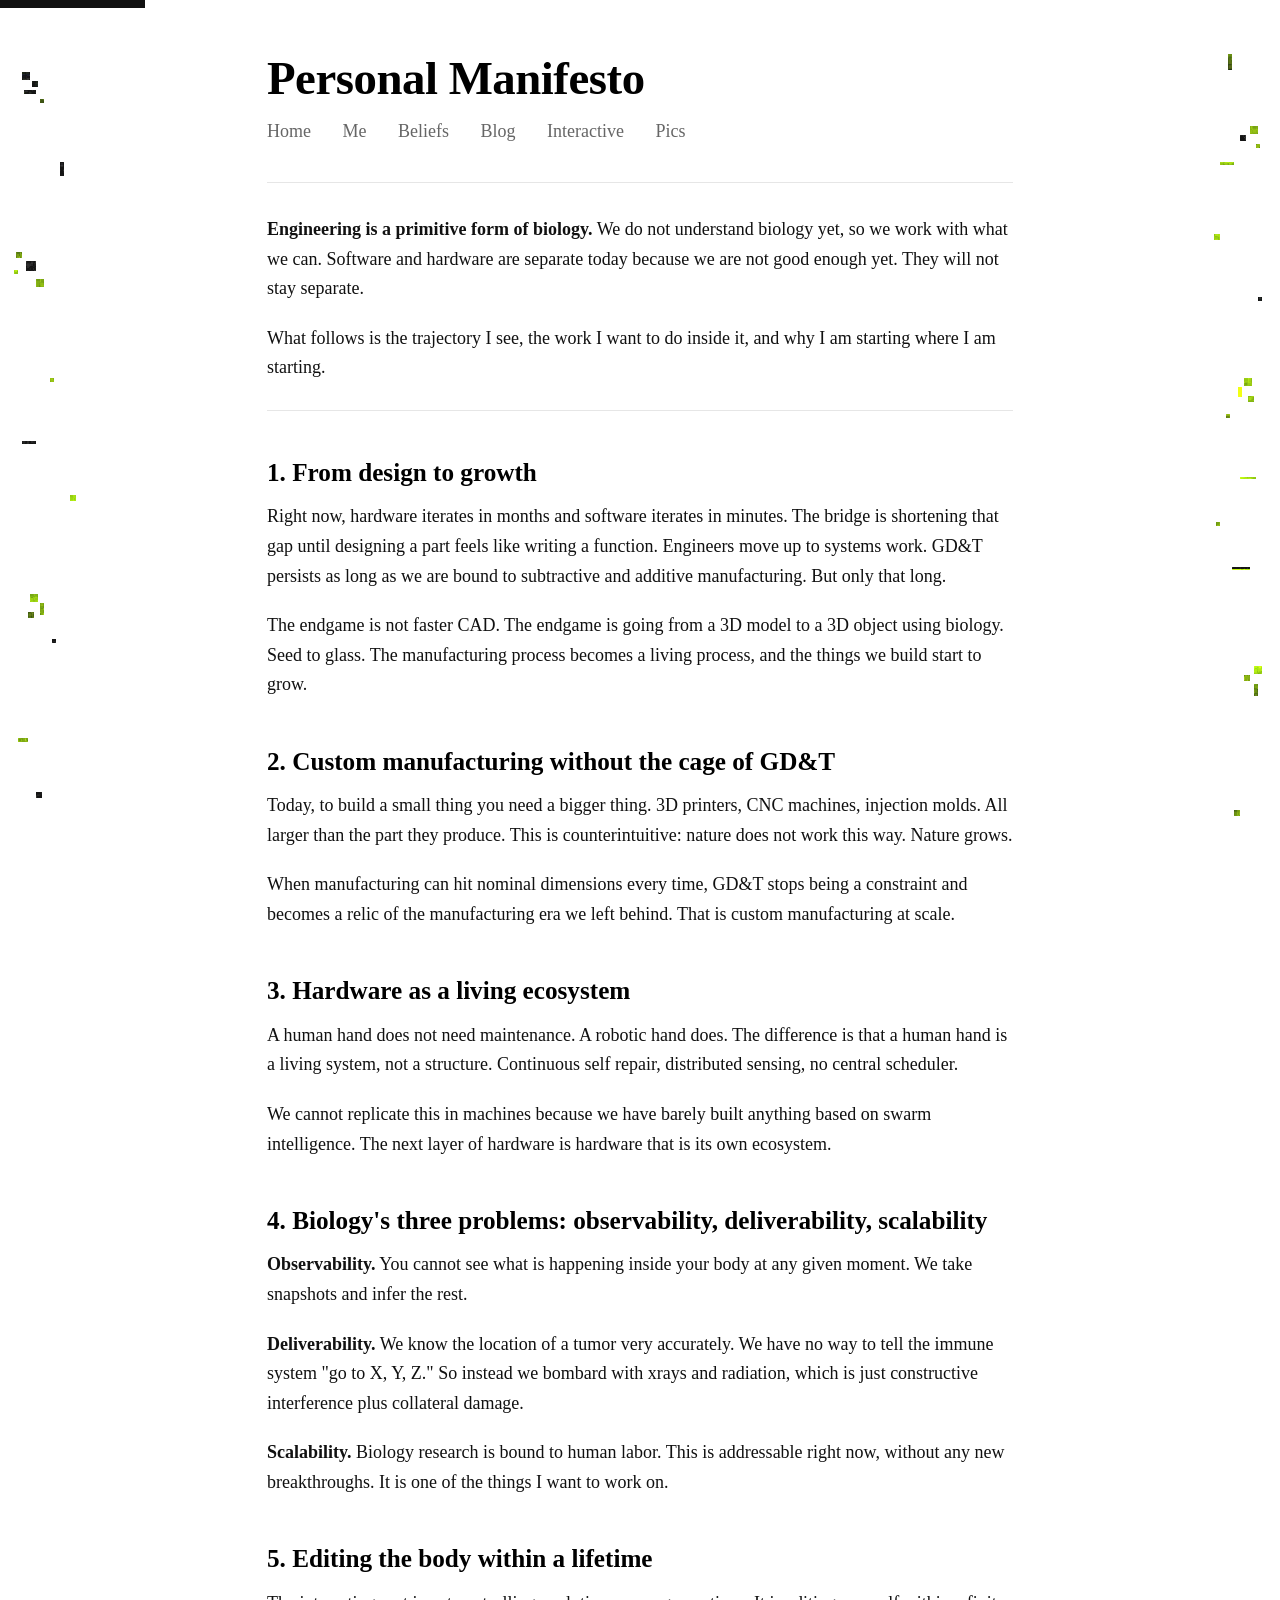
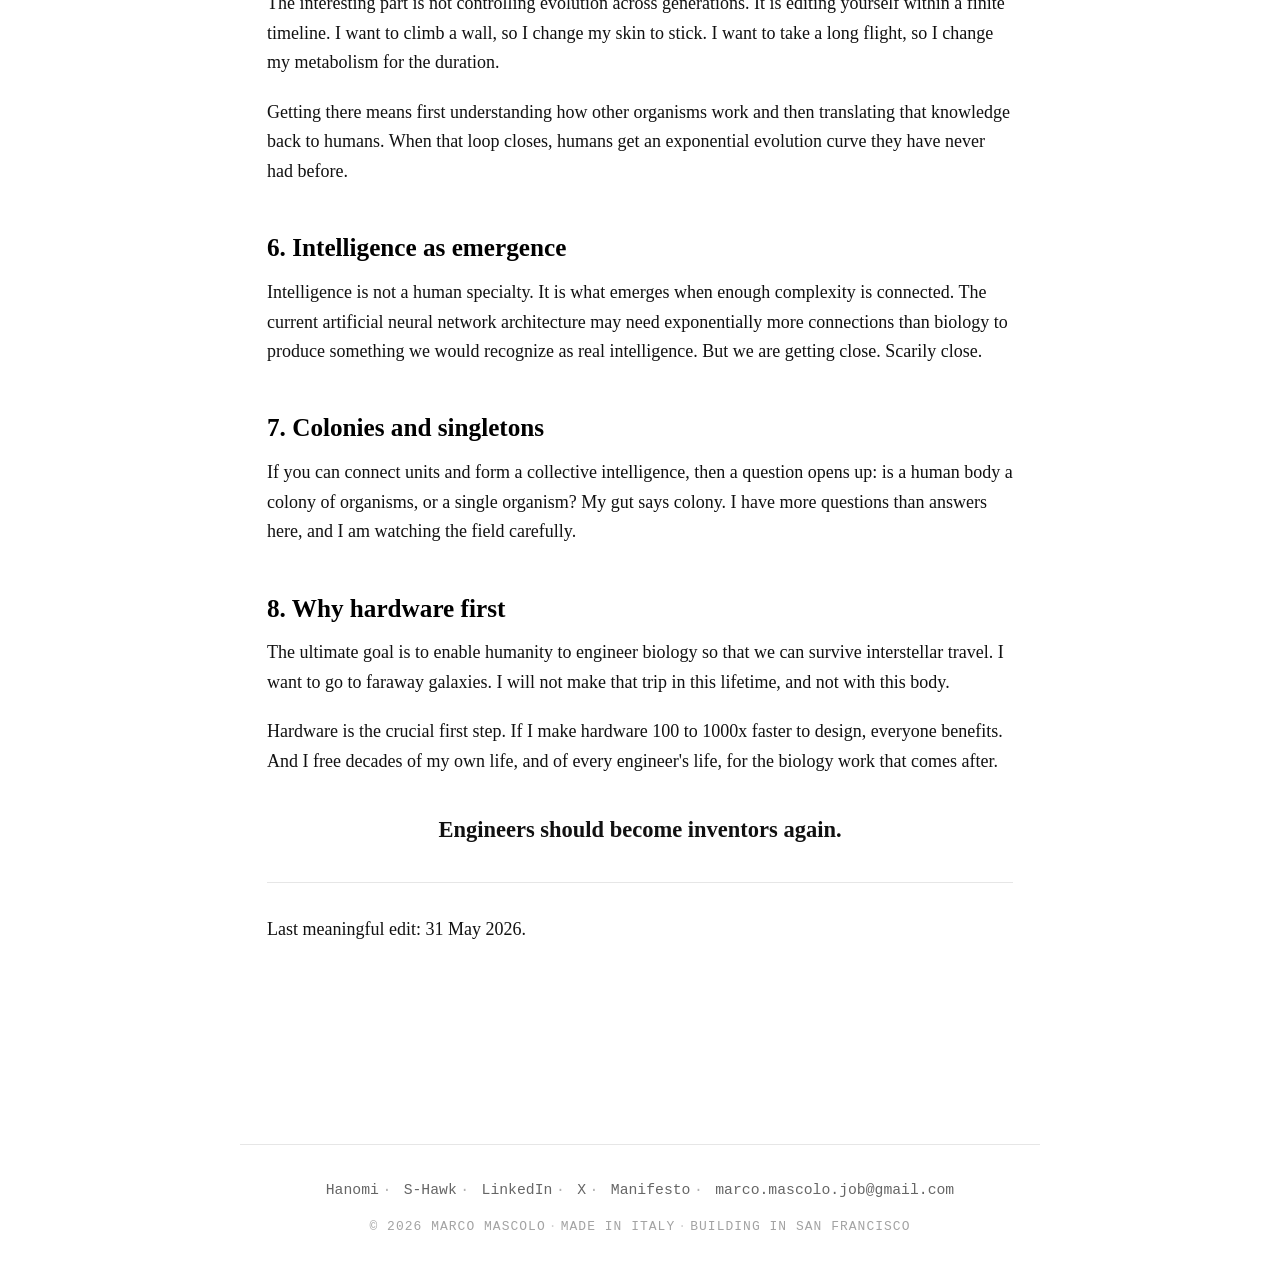
<file: manifesto.html>
<!doctype html>
<html lang="en">
<head>
  <meta charset="utf-8">
    <meta http-equiv="Cache-Control" content="no-cache, no-store, must-revalidate">
  <meta http-equiv="Pragma" content="no-cache">
  <meta http-equiv="Expires" content="0">
  <meta name="viewport" content="width=device-width, initial-scale=1">
  <title>Personal Manifesto · Marco Mascolo</title>
  <meta name="description" content="Engineering is a primitive form of biology. The path: faster hardware → custom manufacturing → engineerable biology → interstellar travel.">
  <link rel="canonical" href="https://marcomascolo.com/manifesto.html">
  <meta property="og:title" content="Personal Manifesto · Marco Mascolo">
  <meta property="og:description" content="Engineering is a primitive form of biology.">
  <meta property="og:image" content="/assets/banner.jpg?v=3">
  <meta property="og:type" content="article">
  <meta name="twitter:card" content="summary_large_image">
  <script>/* CYCLE DISABLED */</script>
  <link rel="stylesheet" href="/style.css?v=12">
  <link rel="icon" type="image/x-icon" href="/assets/favicon.ico">
  <link rel="icon" type="image/png" sizes="32x32" href="/assets/favicon-32.png">
  <link rel="icon" type="image/png" sizes="192x192" href="/assets/favicon-192.png">
  <link rel="apple-touch-icon" sizes="180x180" href="/assets/favicon-192.png">
</head>
<body>
  <a class="skip-link" href="#main">Skip to content</a>

  <div class="glitches" aria-hidden="true">
    <span class="g g-1"></span><span class="g g-2"></span><span class="g g-3"></span><span class="g g-4"></span>
    <span class="g g-5"></span><span class="g g-6"></span><span class="g g-7"></span><span class="g g-8"></span>
    <span class="g g-9"></span><span class="g g-10"></span><span class="g g-11"></span><span class="g g-12"></span>
    <span class="g g-13"></span><span class="g g-14"></span><span class="g g-15"></span><span class="g g-16"></span>
    <span class="g g-17"></span><span class="g g-18"></span><span class="g g-19"></span><span class="g g-20"></span>
    <span class="g g-21"></span><span class="g g-22"></span><span class="g g-23"></span><span class="g g-24"></span>
    <span class="g g-25"></span><span class="g g-26"></span><span class="g g-27"></span><span class="g g-28"></span>
    <span class="g g-29"></span><span class="g g-30"></span><span class="g g-31"></span><span class="g g-32"></span>
    <span class="g g-33"></span><span class="g g-34"></span><span class="g g-35"></span><span class="g g-36"></span>
  </div>

  <main id="main">
    <header class="intro">
      <h1 class="name">Personal Manifesto</h1>
      <nav class="top" aria-label="Main">
        <a href="/">Home</a>
        <a href="/me.html">Me</a>
        <a href="/beliefs.html">Beliefs</a>
        <a href="/random-blogging.html">Blog</a>
        <a href="/interactive.html">Interactive</a>
        <a href="/pics.html">Pics</a>
      </nav>
    </header>

    <hr class="divider">

    <p><strong>Engineering is a primitive form of biology.</strong> We do not understand biology yet, so we work with what we can. Software and hardware are separate today because we are not good enough yet. They will not stay separate.</p>

    <p>What follows is the trajectory I see, the work I want to do inside it, and why I am starting where I am starting.</p>

    <hr class="divider">

    <h2>1. From design to growth</h2>

    <p>Right now, hardware iterates in months and software iterates in minutes. The bridge is shortening that gap until designing a part feels like writing a function. Engineers move up to systems work. GD&amp;T persists as long as we are bound to subtractive and additive manufacturing. But only that long.</p>

    <p>The endgame is not faster CAD. The endgame is going from a 3D model to a 3D object using biology. Seed to glass. The manufacturing process becomes a living process, and the things we build start to grow.</p>

    <h2>2. Custom manufacturing without the cage of GD&amp;T</h2>

    <p>Today, to build a small thing you need a bigger thing. 3D printers, CNC machines, injection molds. All larger than the part they produce. This is counterintuitive: nature does not work this way. Nature grows.</p>

    <p>When manufacturing can hit nominal dimensions every time, GD&amp;T stops being a constraint and becomes a relic of the manufacturing era we left behind. That is custom manufacturing at scale.</p>

    <h2>3. Hardware as a living ecosystem</h2>

    <p>A human hand does not need maintenance. A robotic hand does. The difference is that a human hand is a living system, not a structure. Continuous self repair, distributed sensing, no central scheduler.</p>

    <p>We cannot replicate this in machines because we have barely built anything based on swarm intelligence. The next layer of hardware is hardware that is its own ecosystem.</p>

    <h2>4. Biology's three problems: observability, deliverability, scalability</h2>

    <p><strong>Observability.</strong> You cannot see what is happening inside your body at any given moment. We take snapshots and infer the rest.</p>

    <p><strong>Deliverability.</strong> We know the location of a tumor very accurately. We have no way to tell the immune system "go to X, Y, Z." So instead we bombard with xrays and radiation, which is just constructive interference plus collateral damage.</p>

    <p><strong>Scalability.</strong> Biology research is bound to human labor. This is addressable right now, without any new breakthroughs. It is one of the things I want to work on.</p>

    <h2>5. Editing the body within a lifetime</h2>

    <p>The interesting part is not controlling evolution across generations. It is editing yourself within a finite timeline. I want to climb a wall, so I change my skin to stick. I want to take a long flight, so I change my metabolism for the duration.</p>

    <p>Getting there means first understanding how other organisms work and then translating that knowledge back to humans. When that loop closes, humans get an exponential evolution curve they have never had before.</p>

    <h2>6. Intelligence as emergence</h2>

    <p>Intelligence is not a human specialty. It is what emerges when enough complexity is connected. The current artificial neural network architecture may need exponentially more connections than biology to produce something we would recognize as real intelligence. But we are getting close. Scarily close.</p>

    <h2>7. Colonies and singletons</h2>

    <p>If you can connect units and form a collective intelligence, then a question opens up: is a human body a colony of organisms, or a single organism? My gut says colony. I have more questions than answers here, and I am watching the field carefully.</p>

    <h2>8. Why hardware first</h2>

    <p>The ultimate goal is to enable humanity to engineer biology so that we can survive interstellar travel. I want to go to faraway galaxies. I will not make that trip in this lifetime, and not with this body.</p>

    <p>Hardware is the crucial first step. If I make hardware 100 to 1000x faster to design, everyone benefits. And I free decades of my own life, and of every engineer's life, for the biology work that comes after.</p>

    <p class="pullquote"><strong>Engineers should become inventors again.</strong></p>

    <hr class="divider">

    <p>Last meaningful edit: 31 May 2026.</p>
  </main>
  <footer class="site-footer">
    <p class="site-footer-links">
      <a href="https://hanomi.ai">Hanomi</a><span class="sep">·</span>
      <a href="https://s-hawk.com">S-Hawk</a><span class="sep">·</span>
      <a href="https://www.linkedin.com/in/marco-mascolo/">LinkedIn</a><span class="sep">·</span>
      <a href="https://x.com/_marco_masc">X</a><span class="sep">·</span>
      <a href="/manifesto.html">Manifesto</a><span class="sep">·</span>
      <a href="mailto:marco.mascolo.job@gmail.com">marco.mascolo.job@gmail.com</a>
    </p>
    <p class="site-footer-meta">
      &copy; 2026 marco mascolo<span class="sep">·</span>MADE IN ITALY<span class="sep">·</span>BUILDING IN SAN FRANCISCO
    </p>
  </footer>
</body>
</html>
</file>
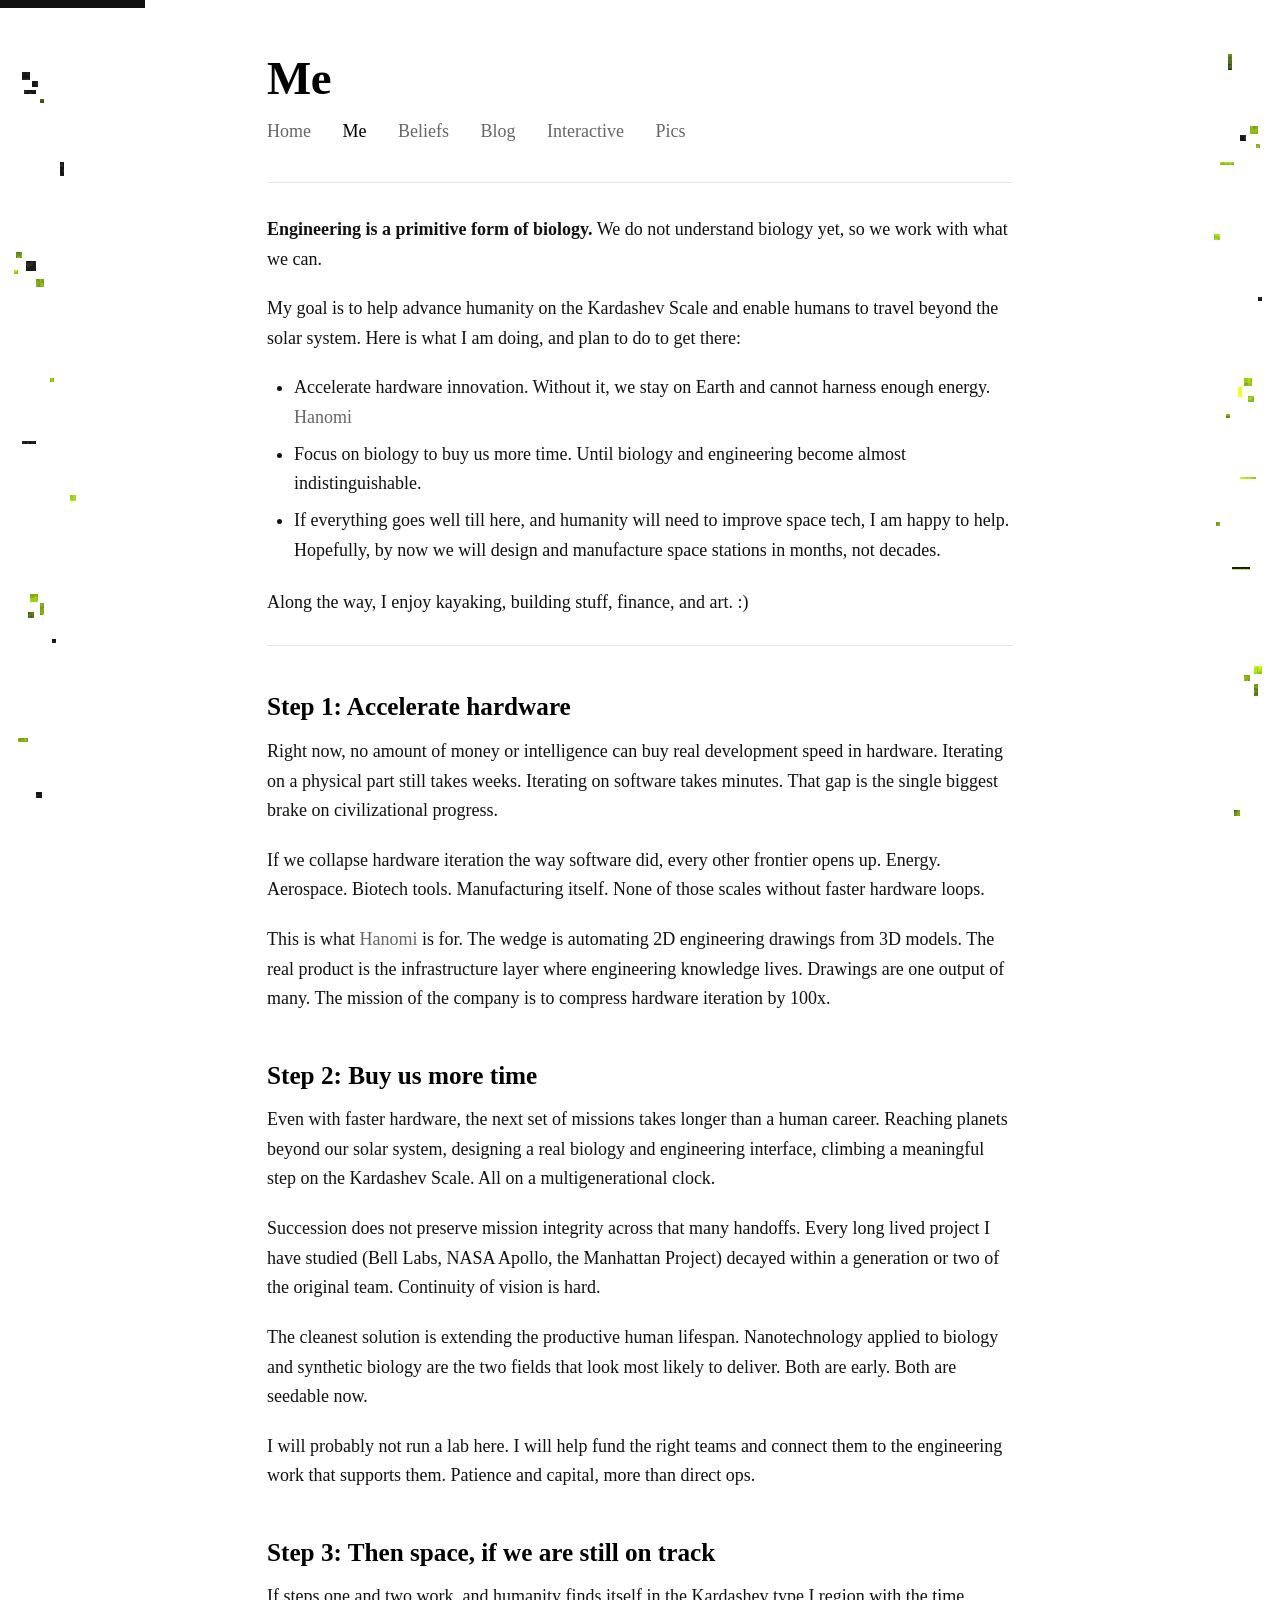
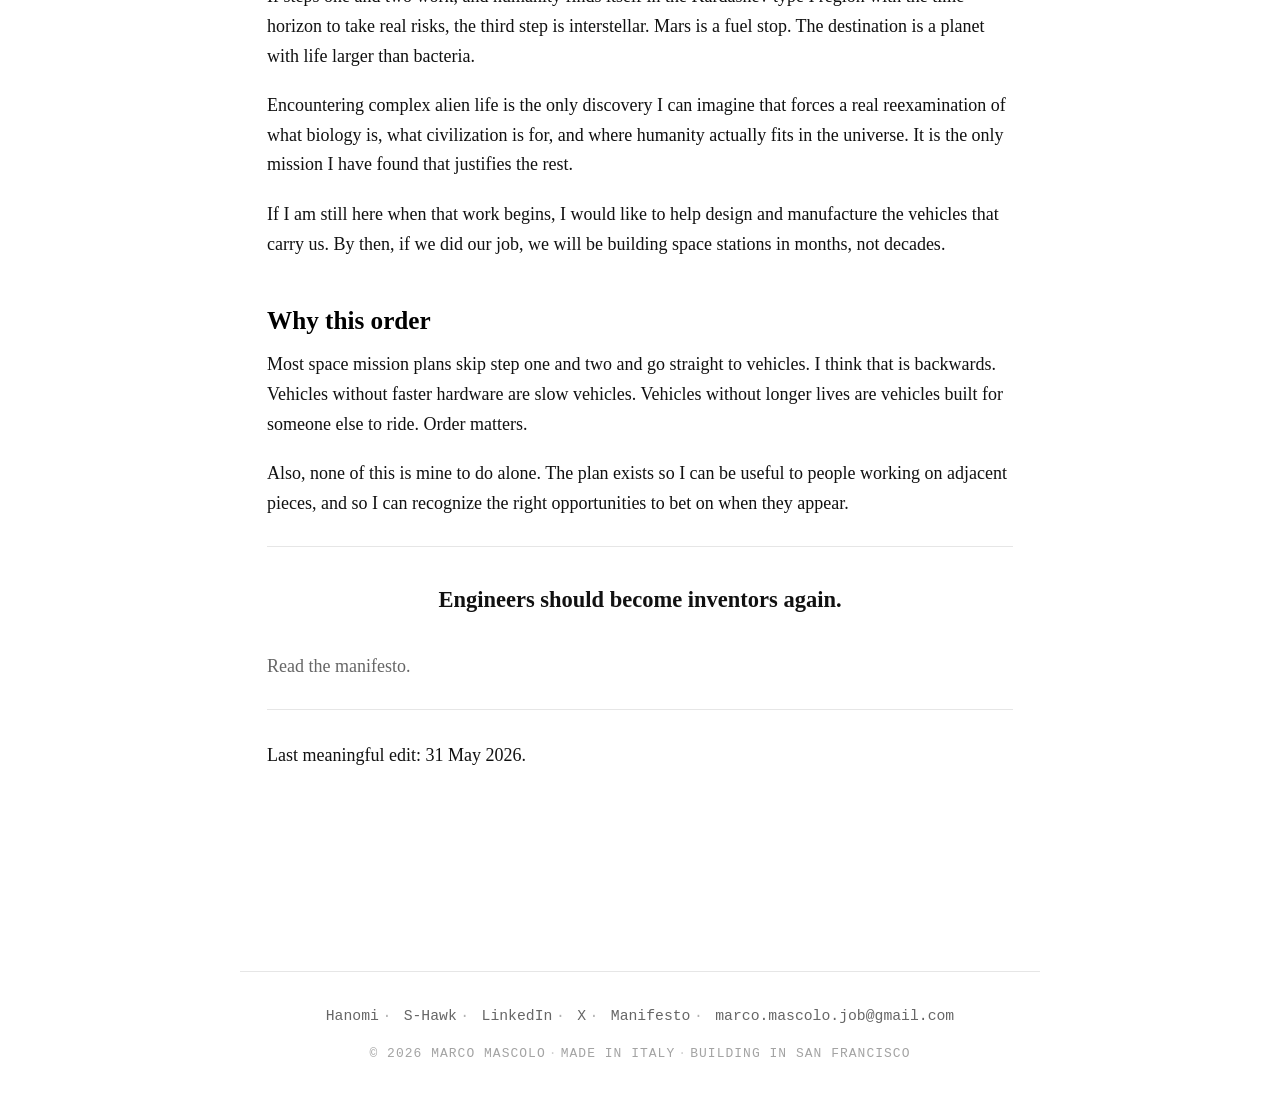
<file: me.html>
<!doctype html>
<html lang="en">
<head>
  <meta charset="utf-8">
    <meta http-equiv="Cache-Control" content="no-cache, no-store, must-revalidate">
  <meta http-equiv="Pragma" content="no-cache">
  <meta http-equiv="Expires" content="0">
  <meta name="viewport" content="width=device-width, initial-scale=1">
  <title>Me · Marco Mascolo</title>
  <meta name="description" content="The mission. Engineering, biology, and pushing humanity up the Kardashev Scale.">
  <link rel="canonical" href="https://marcomascolo.com/me.html">
  <meta property="og:title" content="Me · Marco Mascolo">
  <meta property="og:description" content="The mission.">
  <meta property="og:image" content="/assets/banner.jpg?v=3">
  <meta property="og:type" content="article">
  <meta name="twitter:card" content="summary_large_image">
  <script>/* CYCLE DISABLED */</script>
  <link rel="stylesheet" href="/style.css?v=12">
  <link rel="icon" type="image/x-icon" href="/assets/favicon.ico">
  <link rel="icon" type="image/png" sizes="32x32" href="/assets/favicon-32.png">
  <link rel="icon" type="image/png" sizes="192x192" href="/assets/favicon-192.png">
  <link rel="apple-touch-icon" sizes="180x180" href="/assets/favicon-192.png">
</head>
<body>
  <a class="skip-link" href="#main">Skip to content</a>

  <div class="glitches" aria-hidden="true">
    <span class="g g-1"></span><span class="g g-2"></span><span class="g g-3"></span><span class="g g-4"></span>
    <span class="g g-5"></span><span class="g g-6"></span><span class="g g-7"></span><span class="g g-8"></span>
    <span class="g g-9"></span><span class="g g-10"></span><span class="g g-11"></span><span class="g g-12"></span>
    <span class="g g-13"></span><span class="g g-14"></span><span class="g g-15"></span><span class="g g-16"></span>
    <span class="g g-17"></span><span class="g g-18"></span><span class="g g-19"></span><span class="g g-20"></span>
    <span class="g g-21"></span><span class="g g-22"></span><span class="g g-23"></span><span class="g g-24"></span>
    <span class="g g-25"></span><span class="g g-26"></span><span class="g g-27"></span><span class="g g-28"></span>
    <span class="g g-29"></span><span class="g g-30"></span><span class="g g-31"></span><span class="g g-32"></span>
    <span class="g g-33"></span><span class="g g-34"></span><span class="g g-35"></span><span class="g g-36"></span>
  </div>

  <main id="main">
    <header class="intro">
      <h1 class="name">Me</h1>
      <nav class="top" aria-label="Main">
        <a href="/">Home</a>
        <a href="/me.html" aria-current="page">Me</a>
        <a href="/beliefs.html">Beliefs</a>
        <a href="/random-blogging.html">Blog</a>
        <a href="/interactive.html">Interactive</a>
        <a href="/pics.html">Pics</a>
      </nav>
    </header>

    <hr class="divider">

    <p><strong>Engineering is a primitive form of biology.</strong> We do not understand biology yet, so we work with what we can.</p>

    <p>My goal is to help advance humanity on the Kardashev Scale and enable humans to travel beyond the solar system. Here is what I am doing, and plan to do to get there:</p>

    <ul>
      <li>Accelerate hardware innovation. Without it, we stay on Earth and cannot harness enough energy. <a href="https://hanomi.ai">Hanomi</a></li>
      <li>Focus on biology to buy us more time. Until biology and engineering become almost indistinguishable.</li>
      <li>If everything goes well till here, and humanity will need to improve space tech, I am happy to help. Hopefully, by now we will design and manufacture space stations in months, not decades.</li>
    </ul>

    <p>Along the way, I enjoy kayaking, building stuff, finance, and art. :)</p>

    <hr class="divider">

    <h2>Step 1: Accelerate hardware</h2>

    <p>Right now, no amount of money or intelligence can buy real development speed in hardware. Iterating on a physical part still takes weeks. Iterating on software takes minutes. That gap is the single biggest brake on civilizational progress.</p>

    <p>If we collapse hardware iteration the way software did, every other frontier opens up. Energy. Aerospace. Biotech tools. Manufacturing itself. None of those scales without faster hardware loops.</p>

    <p>This is what <a href="https://hanomi.ai">Hanomi</a> is for. The wedge is automating 2D engineering drawings from 3D models. The real product is the infrastructure layer where engineering knowledge lives. Drawings are one output of many. The mission of the company is to compress hardware iteration by 100x.</p>

    <h2>Step 2: Buy us more time</h2>

    <p>Even with faster hardware, the next set of missions takes longer than a human career. Reaching planets beyond our solar system, designing a real biology and engineering interface, climbing a meaningful step on the Kardashev Scale. All on a multigenerational clock.</p>

    <p>Succession does not preserve mission integrity across that many handoffs. Every long lived project I have studied (Bell Labs, NASA Apollo, the Manhattan Project) decayed within a generation or two of the original team. Continuity of vision is hard.</p>

    <p>The cleanest solution is extending the productive human lifespan. Nanotechnology applied to biology and synthetic biology are the two fields that look most likely to deliver. Both are early. Both are seedable now.</p>

    <p>I will probably not run a lab here. I will help fund the right teams and connect them to the engineering work that supports them. Patience and capital, more than direct ops.</p>

    <h2>Step 3: Then space, if we are still on track</h2>

    <p>If steps one and two work, and humanity finds itself in the Kardashev type I region with the time horizon to take real risks, the third step is interstellar. Mars is a fuel stop. The destination is a planet with life larger than bacteria.</p>

    <p>Encountering complex alien life is the only discovery I can imagine that forces a real reexamination of what biology is, what civilization is for, and where humanity actually fits in the universe. It is the only mission I have found that justifies the rest.</p>

    <p>If I am still here when that work begins, I would like to help design and manufacture the vehicles that carry us. By then, if we did our job, we will be building space stations in months, not decades.</p>

    <h2>Why this order</h2>

    <p>Most space mission plans skip step one and two and go straight to vehicles. I think that is backwards. Vehicles without faster hardware are slow vehicles. Vehicles without longer lives are vehicles built for someone else to ride. Order matters.</p>

    <p>Also, none of this is mine to do alone. The plan exists so I can be useful to people working on adjacent pieces, and so I can recognize the right opportunities to bet on when they appear.</p>

    <hr class="divider">

    <p class="pullquote"><strong>Engineers should become inventors again.</strong></p>
    <p class="pullquote-sub"><a href="/manifesto.html">Read the manifesto.</a></p>

    <hr class="divider">

    <p>Last meaningful edit: 31 May 2026.</p>
  </main>
  <footer class="site-footer">
    <p class="site-footer-links">
      <a href="https://hanomi.ai">Hanomi</a><span class="sep">·</span>
      <a href="https://s-hawk.com">S-Hawk</a><span class="sep">·</span>
      <a href="https://www.linkedin.com/in/marco-mascolo/">LinkedIn</a><span class="sep">·</span>
      <a href="https://x.com/_marco_masc">X</a><span class="sep">·</span>
      <a href="/manifesto.html">Manifesto</a><span class="sep">·</span>
      <a href="mailto:marco.mascolo.job@gmail.com">marco.mascolo.job@gmail.com</a>
    </p>
    <p class="site-footer-meta">
      &copy; 2026 marco mascolo<span class="sep">·</span>MADE IN ITALY<span class="sep">·</span>BUILDING IN SAN FRANCISCO
    </p>
  </footer>
</body>
</html>
</file>
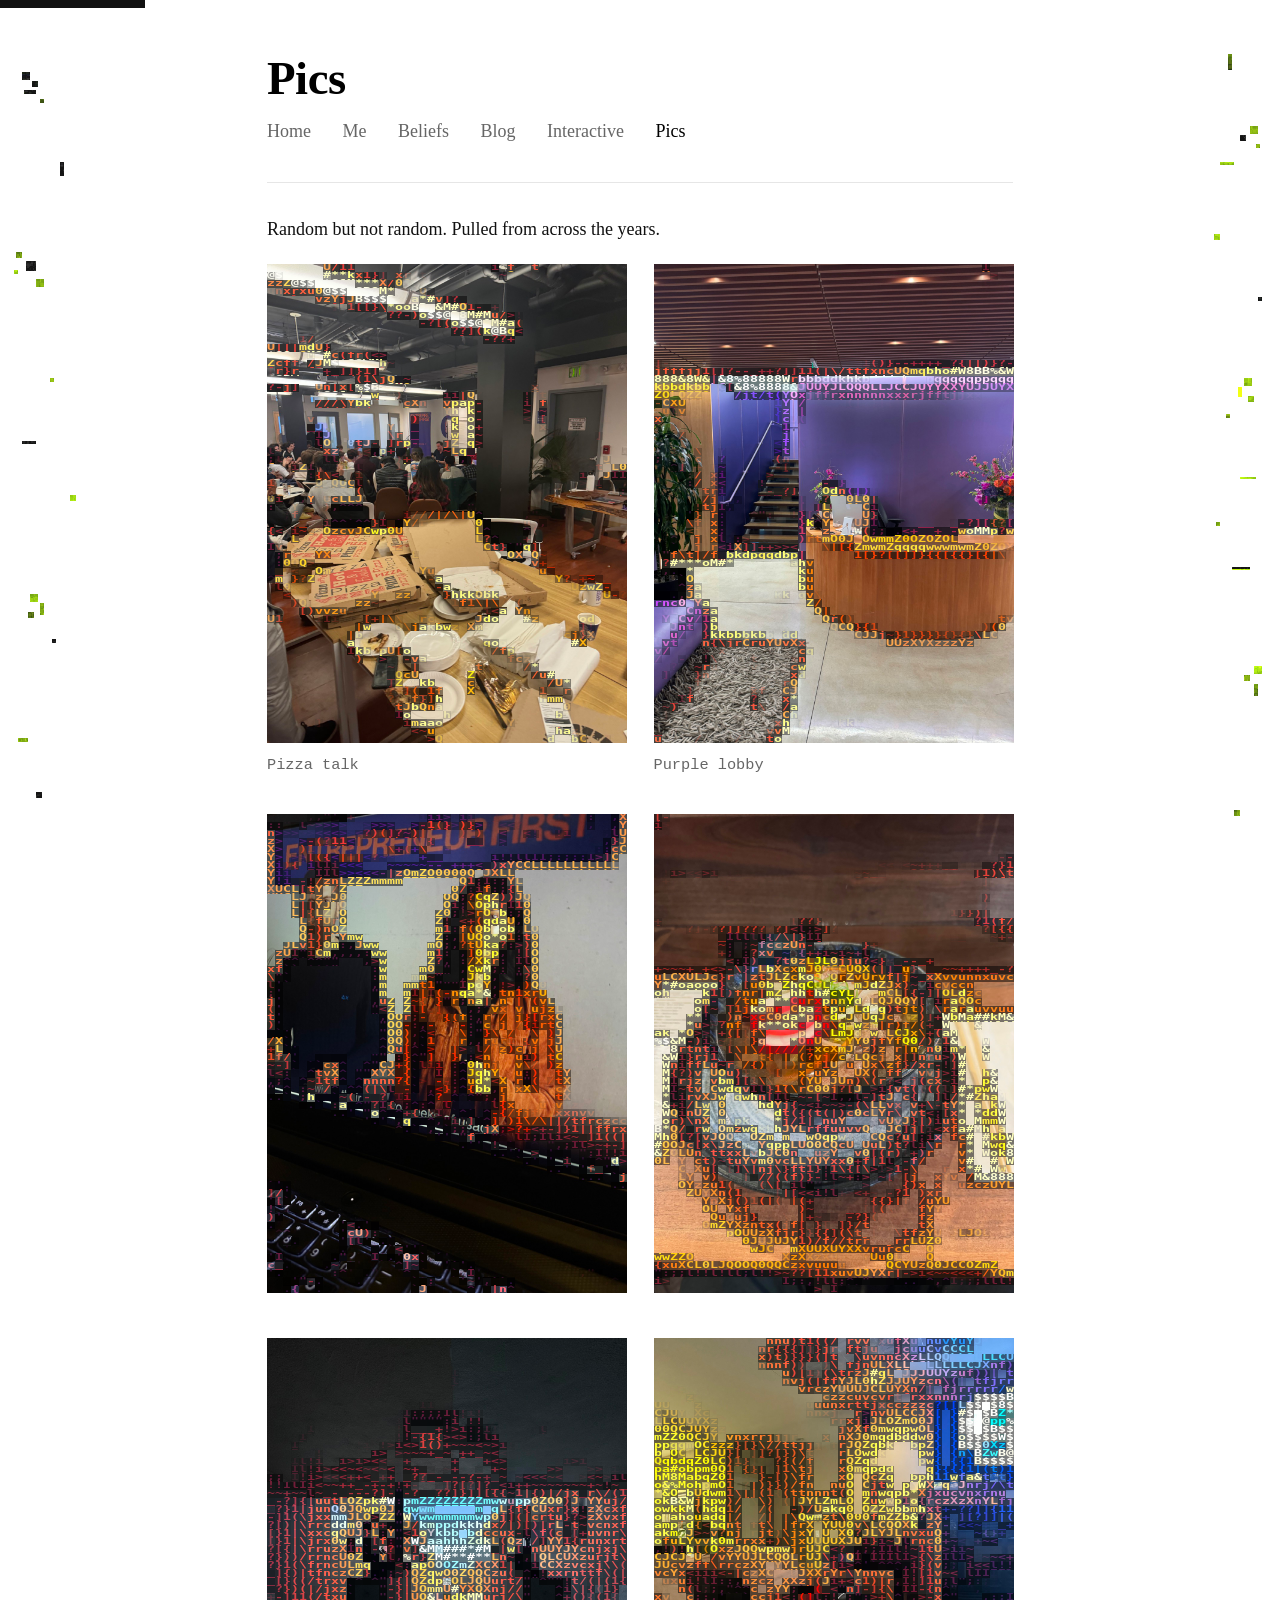
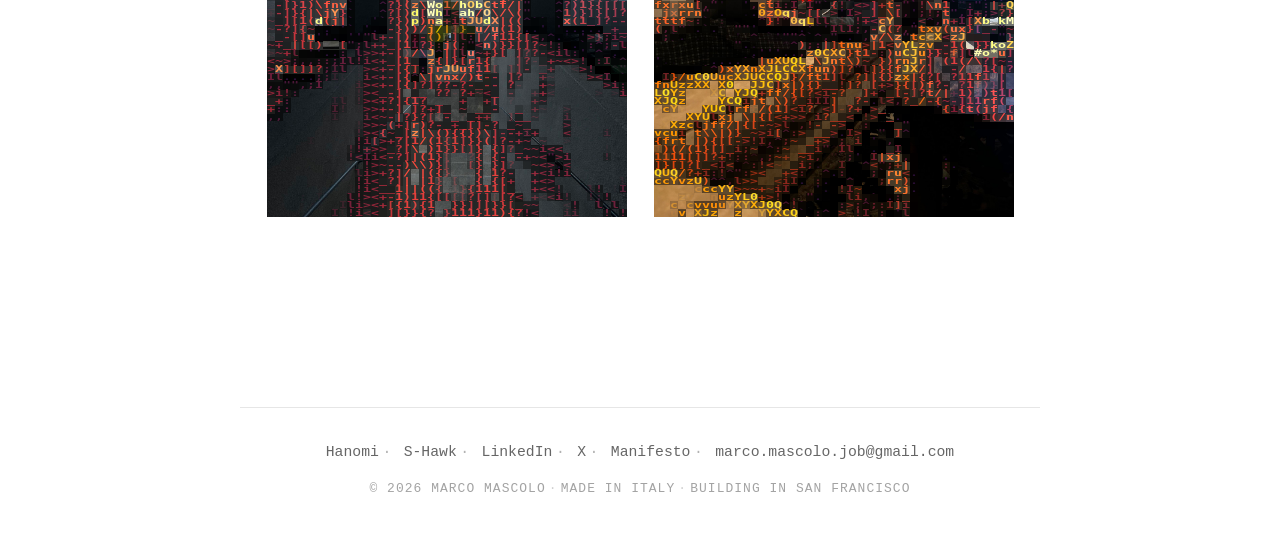
<file: pics.html>
<!doctype html>
<html lang="en">
<head>
  <meta charset="utf-8">
    <meta http-equiv="Cache-Control" content="no-cache, no-store, must-revalidate">
  <meta http-equiv="Pragma" content="no-cache">
  <meta http-equiv="Expires" content="0">
  <meta name="viewport" content="width=device-width, initial-scale=1">
  <title>Pics · Marco Mascolo</title>
  <meta name="description" content="Photos. Random but not random.">
  <link rel="canonical" href="https://marcomascolo.com/pics.html">
  <meta property="og:title" content="Pics · Marco Mascolo">
  <meta property="og:image" content="/assets/banner.jpg?v=3">
  <meta property="og:type" content="website">
  <script>/* CYCLE DISABLED */</script>
  <link rel="stylesheet" href="/style.css?v=12">
  <script src="/assets/detail-plate.js?v=8" defer></script>
  <link rel="icon" type="image/x-icon" href="/assets/favicon.ico">
  <link rel="icon" type="image/png" sizes="32x32" href="/assets/favicon-32.png">
  <link rel="icon" type="image/png" sizes="192x192" href="/assets/favicon-192.png">
  <link rel="apple-touch-icon" sizes="180x180" href="/assets/favicon-192.png">
</head>
<body>
  <a class="skip-link" href="#main">Skip to content</a>

  <div class="glitches" aria-hidden="true">
    <span class="g g-1"></span><span class="g g-2"></span><span class="g g-3"></span><span class="g g-4"></span>
    <span class="g g-5"></span><span class="g g-6"></span><span class="g g-7"></span><span class="g g-8"></span>
    <span class="g g-9"></span><span class="g g-10"></span><span class="g g-11"></span><span class="g g-12"></span>
    <span class="g g-13"></span><span class="g g-14"></span><span class="g g-15"></span><span class="g g-16"></span>
    <span class="g g-17"></span><span class="g g-18"></span><span class="g g-19"></span><span class="g g-20"></span>
    <span class="g g-21"></span><span class="g g-22"></span><span class="g g-23"></span><span class="g g-24"></span>
    <span class="g g-25"></span><span class="g g-26"></span><span class="g g-27"></span><span class="g g-28"></span>
    <span class="g g-29"></span><span class="g g-30"></span><span class="g g-31"></span><span class="g g-32"></span>
    <span class="g g-33"></span><span class="g g-34"></span><span class="g g-35"></span><span class="g g-36"></span>
  </div>

  <main id="main">
    <header class="intro">
      <h1 class="name">Pics</h1>
      <nav class="top" aria-label="Main">
        <a href="/">Home</a>
        <a href="/me.html">Me</a>
        <a href="/beliefs.html">Beliefs</a>
        <a href="/random-blogging.html">Blog</a>
        <a href="/interactive.html">Interactive</a>
        <a href="/pics.html" aria-current="page">Pics</a>
      </nav>
    </header>

    <hr class="divider">

    <p>Random but not random. Pulled from across the years.</p>

    <ul class="pics">
      <li><figure><img src="/assets/photos/BtRONVLdwYjwrIIbnBXWeTZnJ4.jpg" alt=""><figcaption>Pizza talk</figcaption></figure></li>
      <li><figure><img src="/assets/photos/eZRLqrxZW8H7OxtmkDzGTqgNiLM.jpg" alt=""><figcaption>Purple lobby</figcaption></figure></li>
      <li><figure><img src="/assets/photos/fHyFw40r2CCyOGRcspch2zJvM.jpg" alt=""><figcaption></figcaption></figure></li>
      <li><figure><img src="/assets/photos/J5Vpj9zzqa4s0I8Z9XtX1LOLlc.jpg" alt=""><figcaption></figcaption></figure></li>
      <li><figure><img src="/assets/photos/K2zJMVYTEfbDaJ5brRDz7nY574.jpg" alt=""><figcaption></figcaption></figure></li>
      <li><figure><img src="/assets/photos/pTnL0kf5ENlFsWGfoARHX36BLU.jpg" alt=""><figcaption></figcaption></figure></li>
    </ul>
  </main>
  <footer class="site-footer">
    <p class="site-footer-links">
      <a href="https://hanomi.ai">Hanomi</a><span class="sep">·</span>
      <a href="https://s-hawk.com">S-Hawk</a><span class="sep">·</span>
      <a href="https://www.linkedin.com/in/marco-mascolo/">LinkedIn</a><span class="sep">·</span>
      <a href="https://x.com/_marco_masc">X</a><span class="sep">·</span>
      <a href="/manifesto.html">Manifesto</a><span class="sep">·</span>
      <a href="mailto:marco.mascolo.job@gmail.com">marco.mascolo.job@gmail.com</a>
    </p>
    <p class="site-footer-meta">
      &copy; 2026 marco mascolo<span class="sep">·</span>MADE IN ITALY<span class="sep">·</span>BUILDING IN SAN FRANCISCO
    </p>
  </footer>
</body>
</html>
</file>
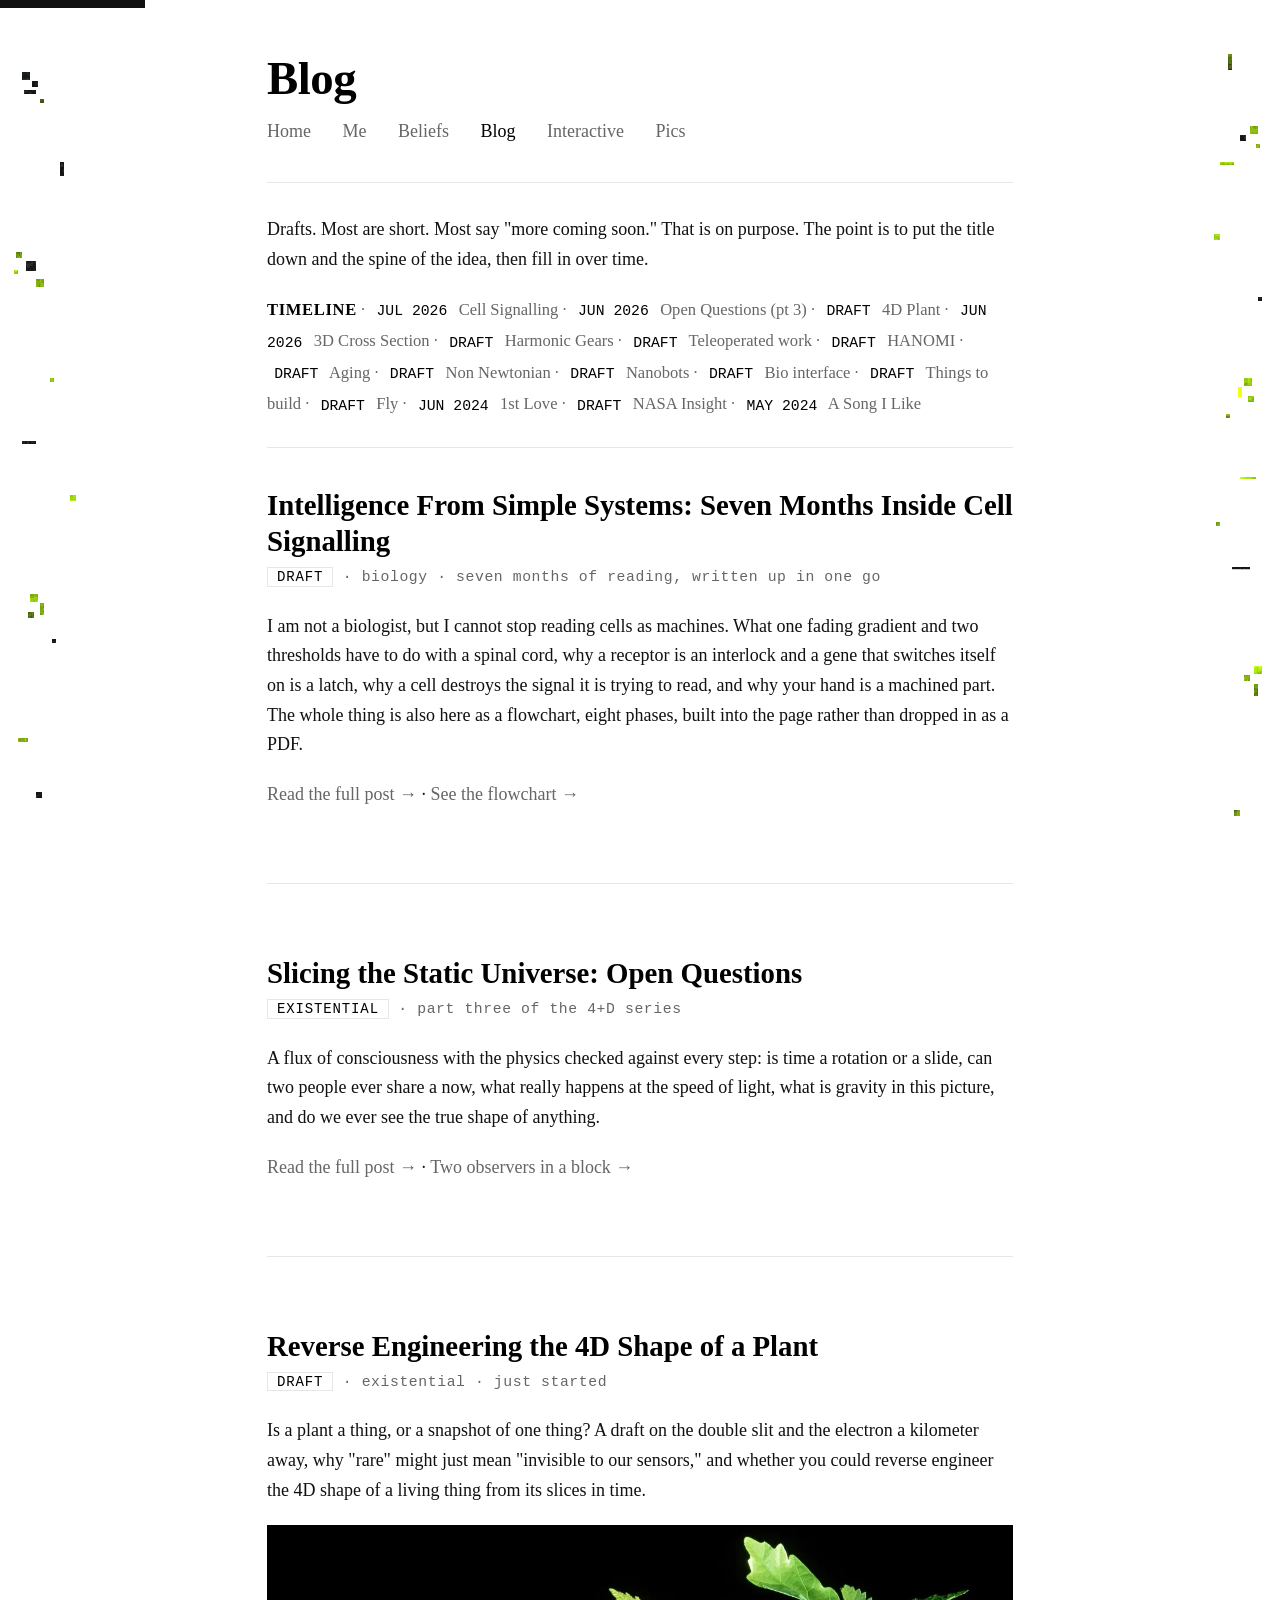
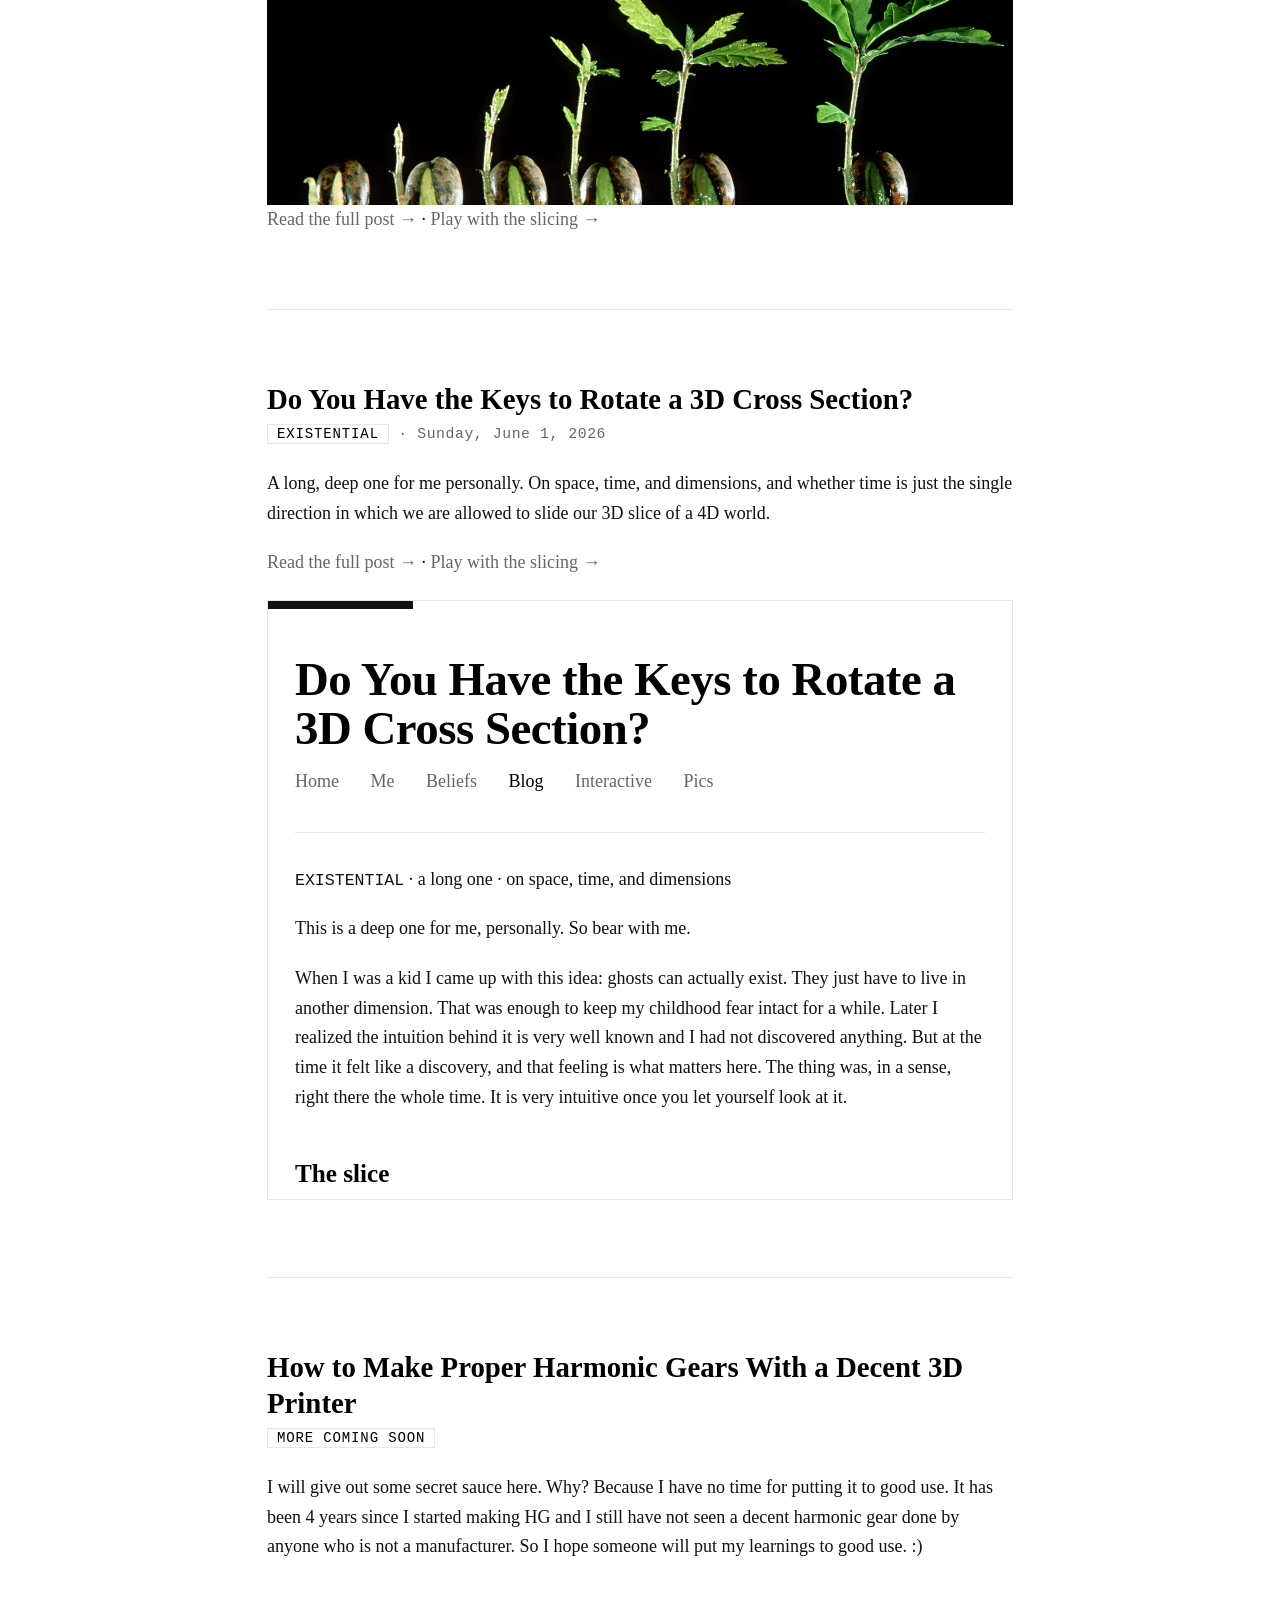
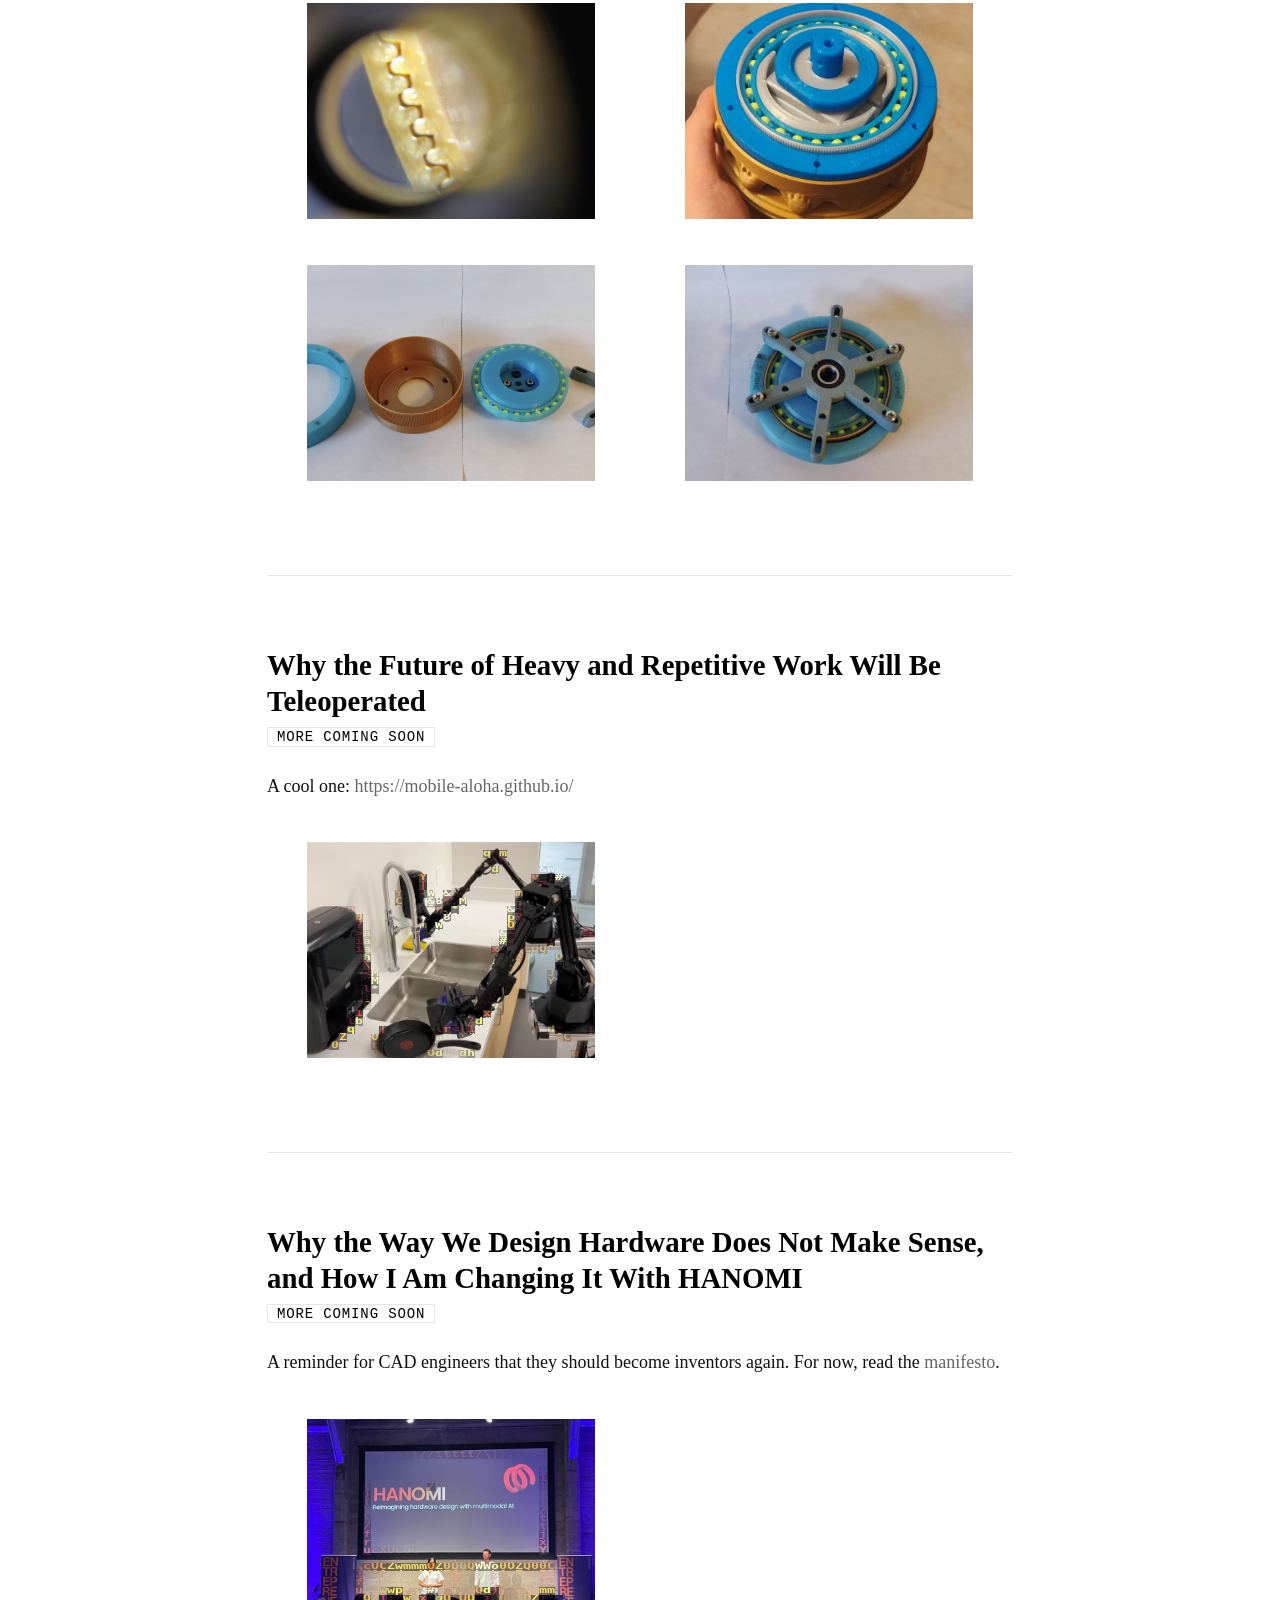
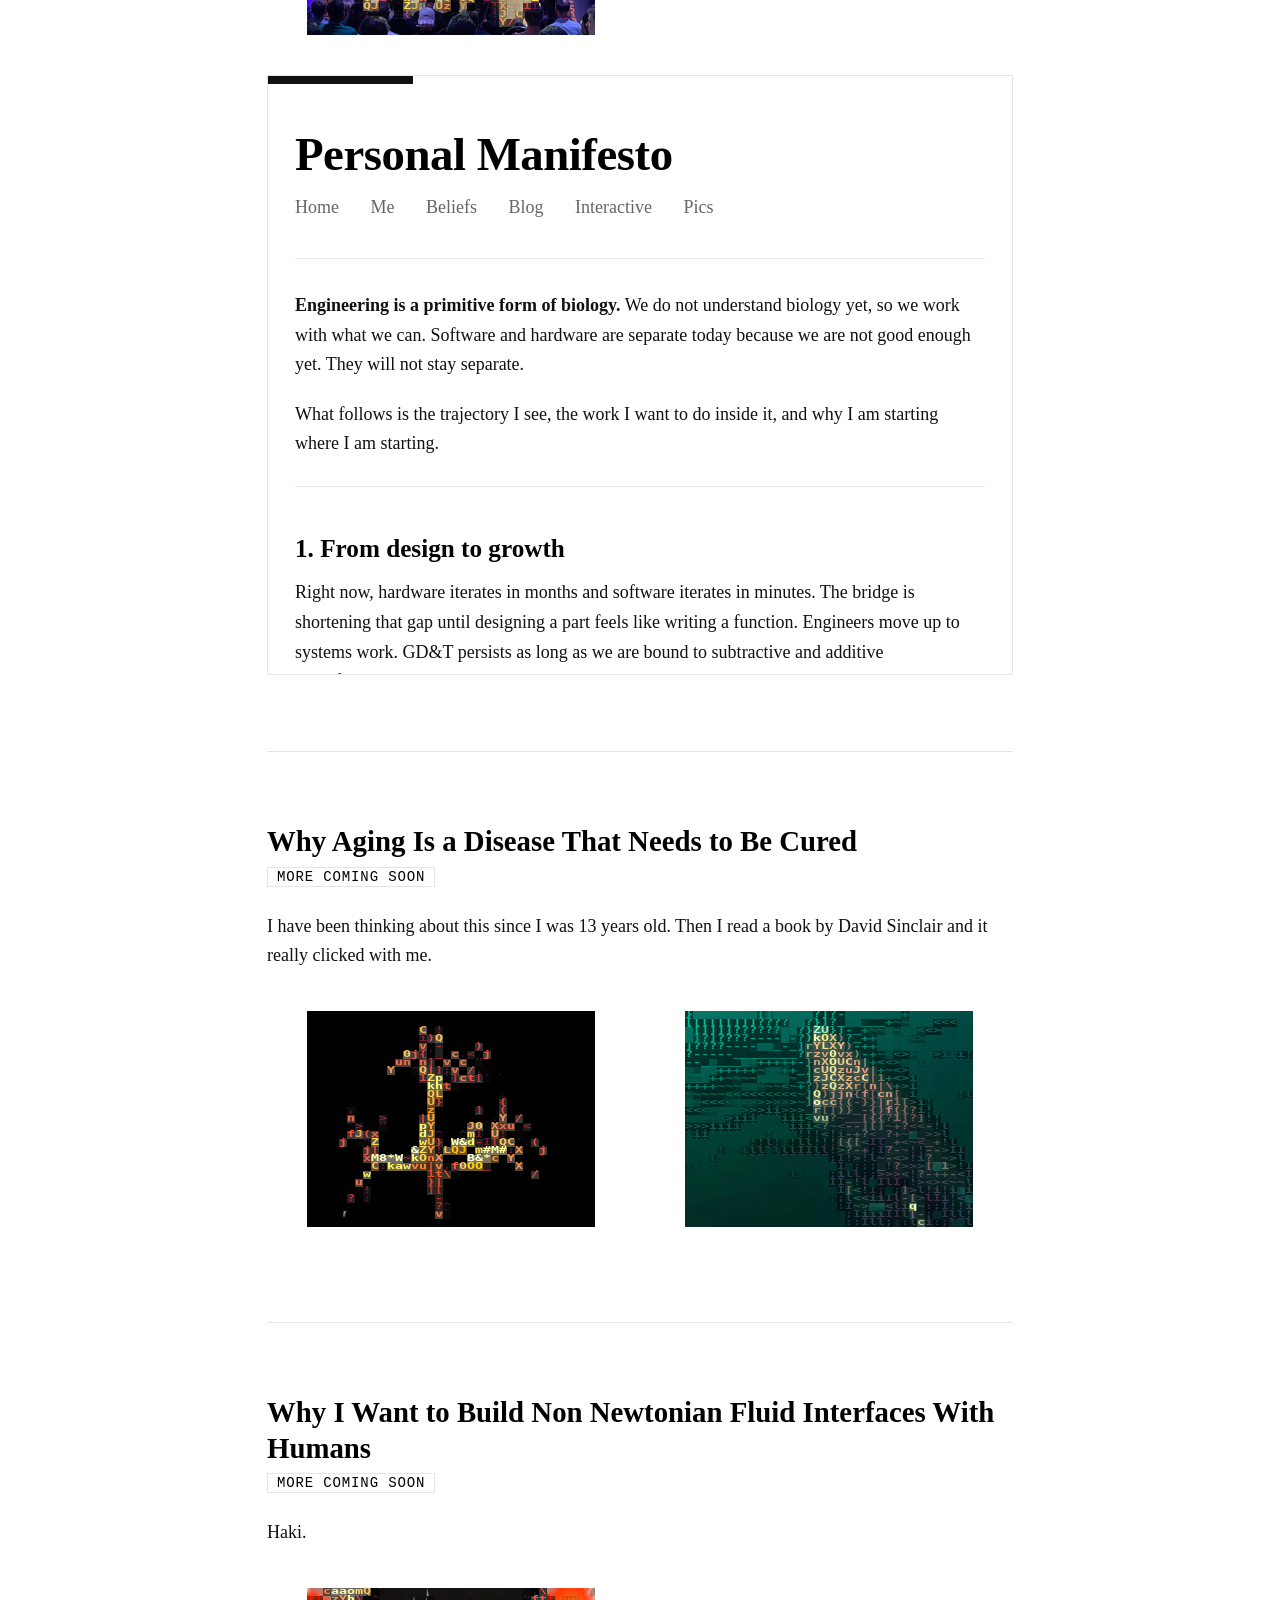
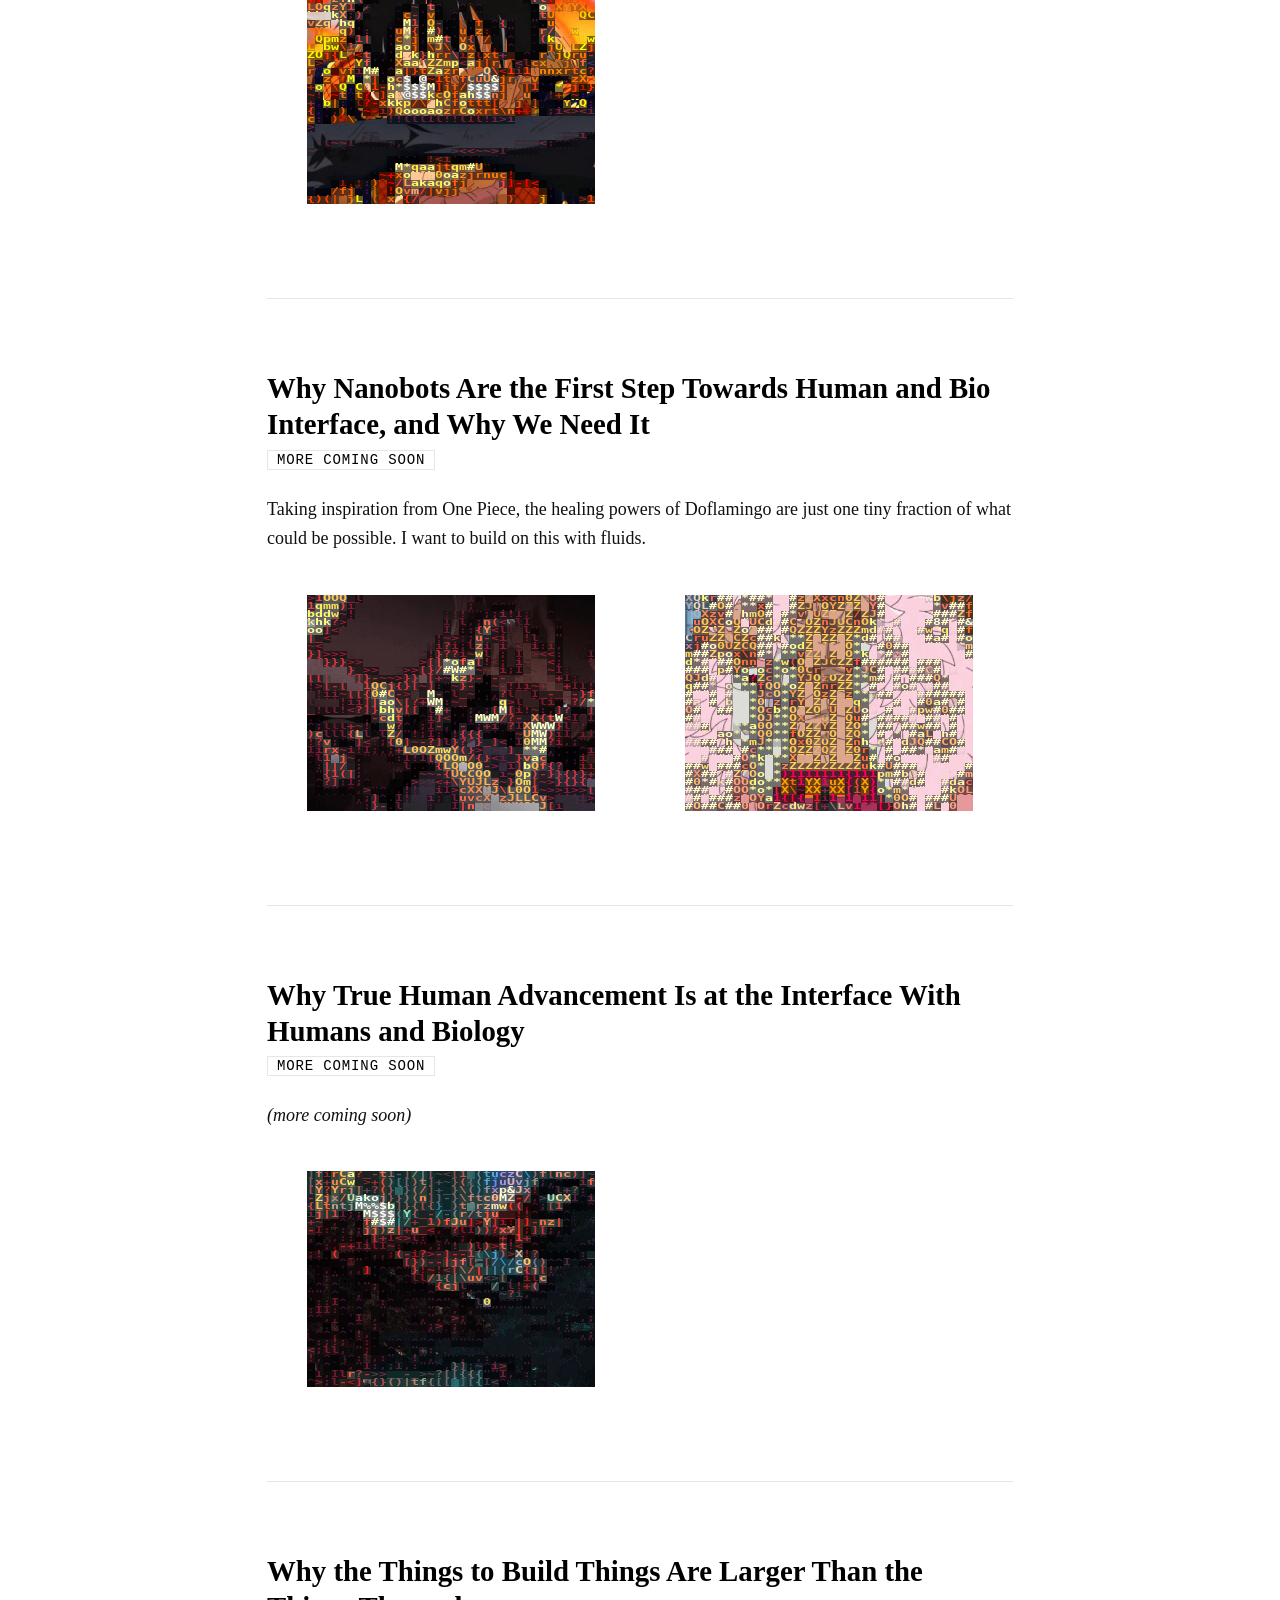
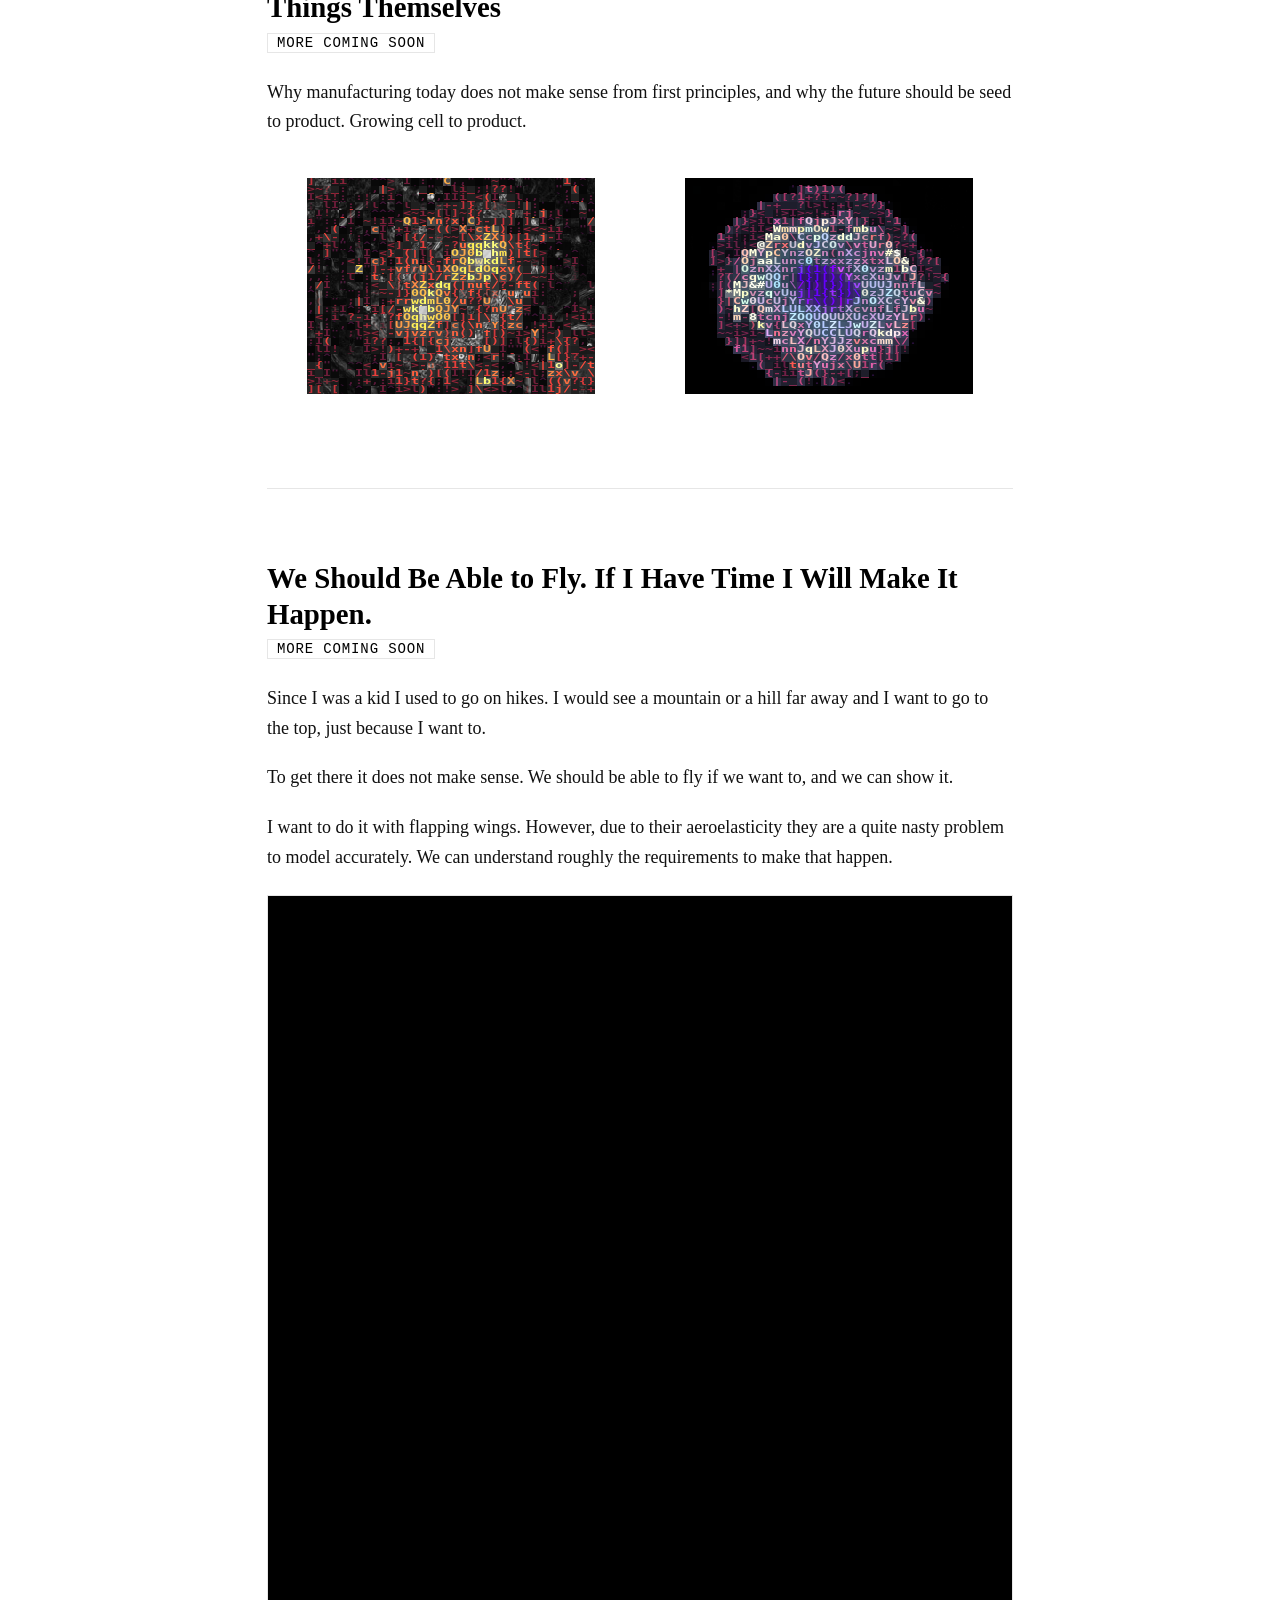
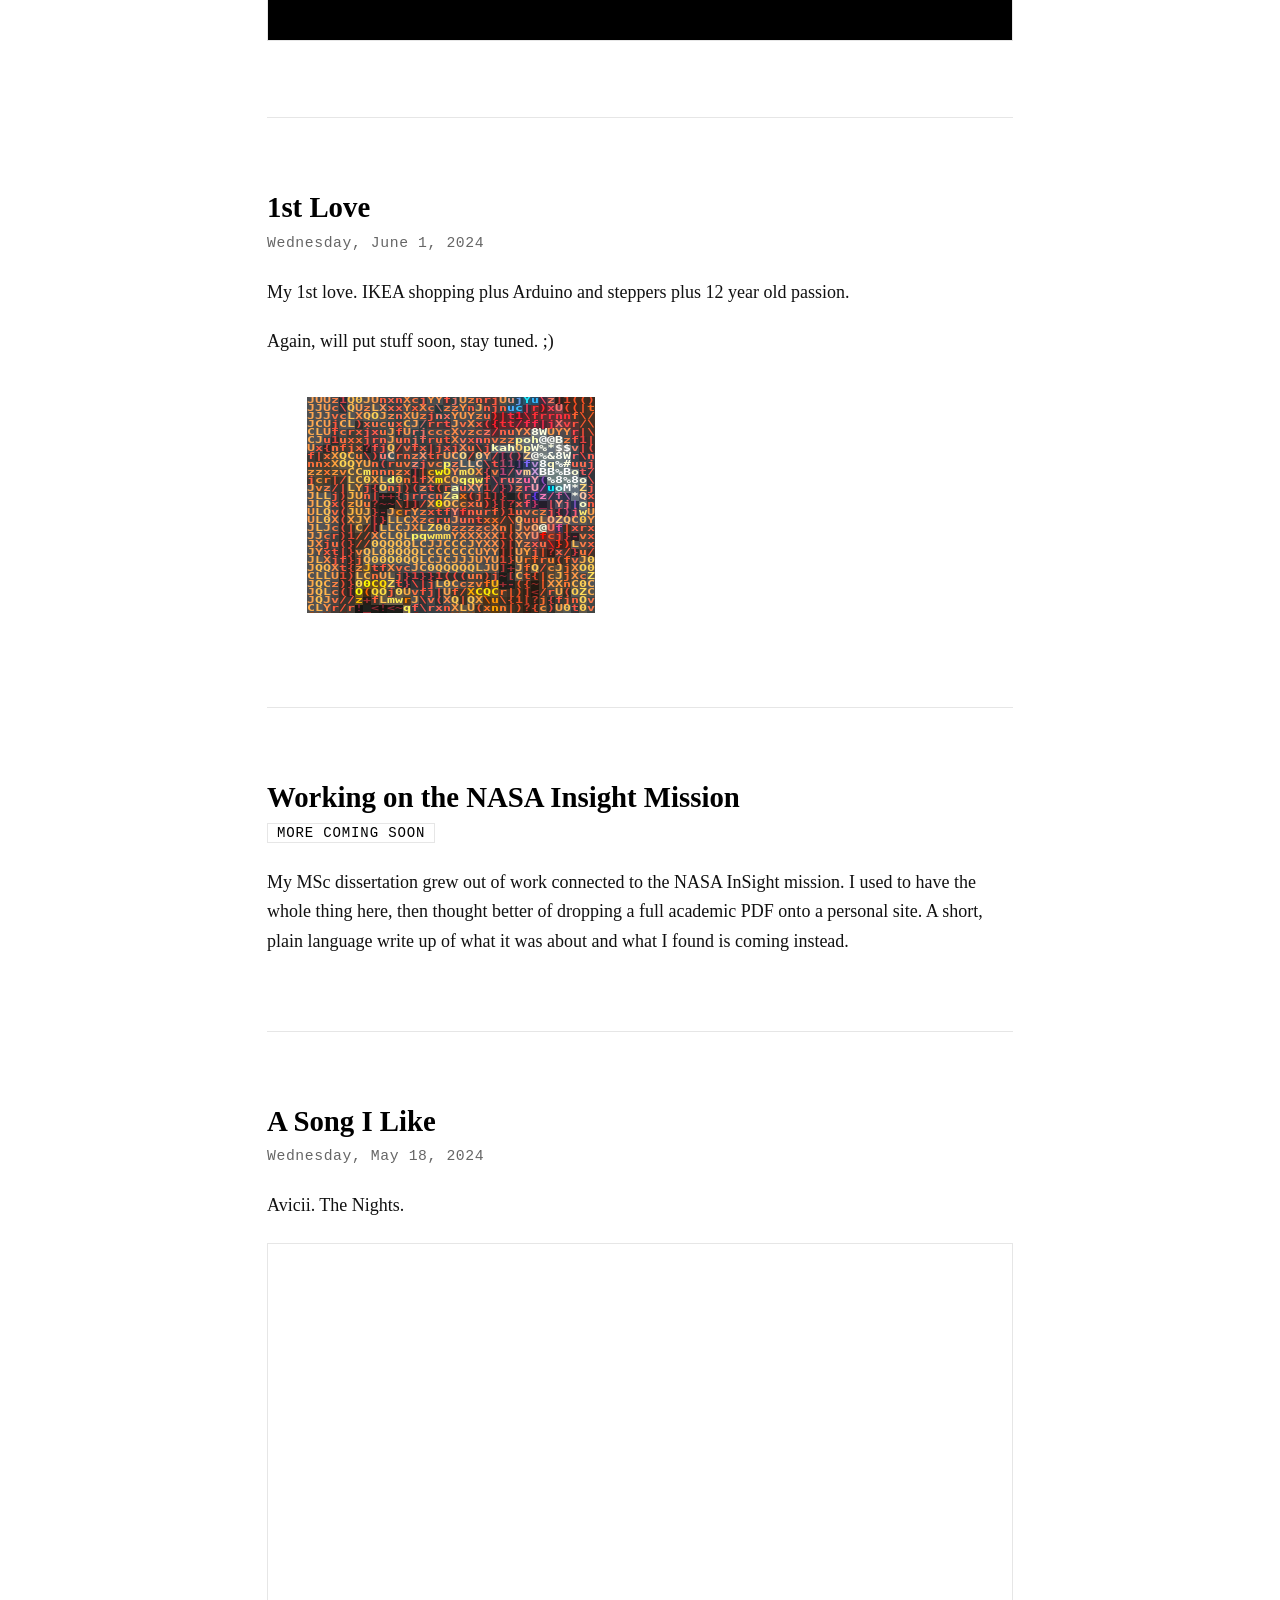
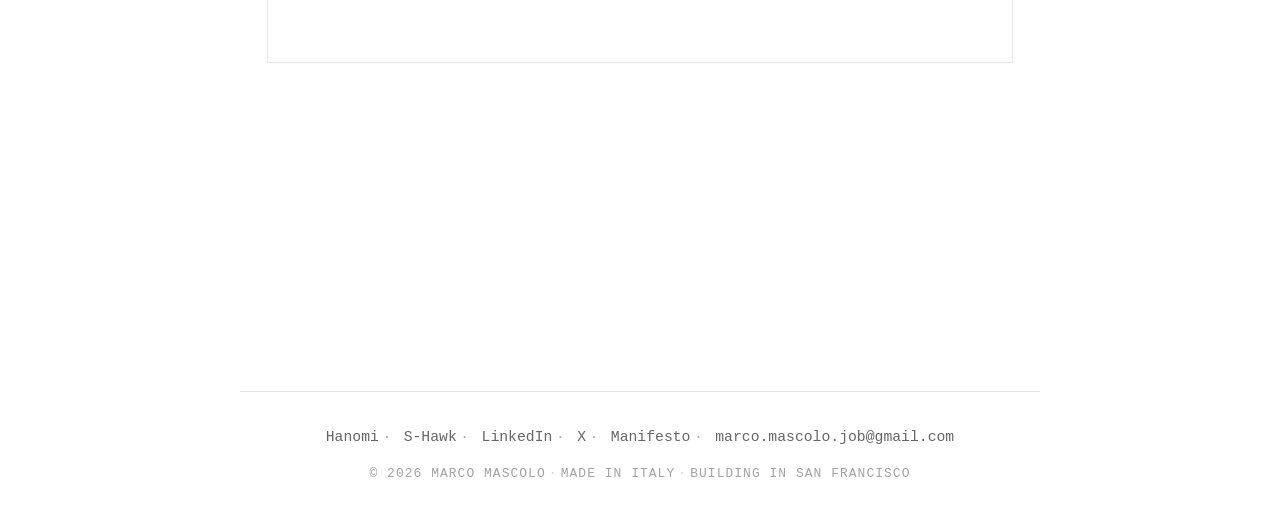
<file: random-blogging.html>
<!doctype html>
<html lang="en">
<head>
  <meta charset="utf-8">
    <meta http-equiv="Cache-Control" content="no-cache, no-store, must-revalidate">
  <meta http-equiv="Pragma" content="no-cache">
  <meta http-equiv="Expires" content="0">
  <meta name="viewport" content="width=device-width, initial-scale=1">
  <title>Blog · Marco Mascolo</title>
  <meta name="description" content="Random blogging. Drafts on hardware, biology, flight, and whatever else is on my mind.">
  <link rel="canonical" href="https://marcomascolo.com/random-blogging.html">
  <meta property="og:title" content="Blog · Marco Mascolo">
  <meta property="og:description" content="Random blogging.">
  <meta property="og:image" content="/assets/banner.jpg?v=3">
  <meta property="og:type" content="article">
  <meta name="twitter:card" content="summary_large_image">
  <script>/* CYCLE DISABLED */</script>
  <link rel="stylesheet" href="/style.css?v=12">
  <script src="/assets/detail-plate.js?v=8" defer></script>
  <link rel="icon" type="image/x-icon" href="/assets/favicon.ico">
  <link rel="icon" type="image/png" sizes="32x32" href="/assets/favicon-32.png">
  <link rel="icon" type="image/png" sizes="192x192" href="/assets/favicon-192.png">
  <link rel="apple-touch-icon" sizes="180x180" href="/assets/favicon-192.png">
</head>
<body>
  <a class="skip-link" href="#main">Skip to content</a>

  <div class="glitches" aria-hidden="true">
    <span class="g g-1"></span><span class="g g-2"></span><span class="g g-3"></span><span class="g g-4"></span>
    <span class="g g-5"></span><span class="g g-6"></span><span class="g g-7"></span><span class="g g-8"></span>
    <span class="g g-9"></span><span class="g g-10"></span><span class="g g-11"></span><span class="g g-12"></span>
    <span class="g g-13"></span><span class="g g-14"></span><span class="g g-15"></span><span class="g g-16"></span>
    <span class="g g-17"></span><span class="g g-18"></span><span class="g g-19"></span><span class="g g-20"></span>
    <span class="g g-21"></span><span class="g g-22"></span><span class="g g-23"></span><span class="g g-24"></span>
    <span class="g g-25"></span><span class="g g-26"></span><span class="g g-27"></span><span class="g g-28"></span>
    <span class="g g-29"></span><span class="g g-30"></span><span class="g g-31"></span><span class="g g-32"></span>
    <span class="g g-33"></span><span class="g g-34"></span><span class="g g-35"></span><span class="g g-36"></span>
  </div>

  <main id="main">
    <header class="intro">
      <h1 class="name">Blog</h1>
      <nav class="top" aria-label="Main">
        <a href="/">Home</a>
        <a href="/me.html">Me</a>
        <a href="/beliefs.html">Beliefs</a>
        <a href="/random-blogging.html" aria-current="page">Blog</a>
        <a href="/interactive.html">Interactive</a>
        <a href="/pics.html">Pics</a>
      </nav>
    </header>

    <hr class="divider">

    <p>Drafts. Most are short. Most say "more coming soon." That is on purpose. The point is to put the title down and the spine of the idea, then fill in over time.</p>

    <p class="timeline">
      <strong>TIMELINE</strong> ·
      <code>JUL 2026</code> <a href="#post-cell-signalling">Cell Signalling</a> ·
      <code>JUN 2026</code> <a href="#post-slicing-static">Open Questions (pt 3)</a> ·
      <code>DRAFT</code> <a href="#post-reverse-4d-plant">4D Plant</a> ·
      <code>JUN 2026</code> <a href="#post-rotate-cross-section">3D Cross Section</a> ·
      <code>DRAFT</code> <a href="#post-harmonic-gears">Harmonic Gears</a> ·
      <code>DRAFT</code> <a href="#post-teleoperated">Teleoperated work</a> ·
      <code>DRAFT</code> <a href="#post-hanomi">HANOMI</a> ·
      <code>DRAFT</code> <a href="#post-aging">Aging</a> ·
      <code>DRAFT</code> <a href="#post-non-newtonian">Non Newtonian</a> ·
      <code>DRAFT</code> <a href="#post-nanobots">Nanobots</a> ·
      <code>DRAFT</code> <a href="#post-true-human">Bio interface</a> ·
      <code>DRAFT</code> <a href="#post-things-to-build">Things to build</a> ·
      <code>DRAFT</code> <a href="#post-fly">Fly</a> ·
      <code>JUN 2024</code> <a href="#post-first-love">1st Love</a> ·
      <code>DRAFT</code> <a href="#post-nasa">NASA Insight</a> ·
      <code>MAY 2024</code> <a href="#post-random">A Song I Like</a>
    </p>

    <hr class="divider">

    <article class="post" id="post-cell-signalling">
      <h2>Intelligence From Simple Systems: Seven Months Inside Cell Signalling</h2>
      <p class="meta"><code>DRAFT</code> · biology · seven months of reading, written up in one go</p>
      <p>I am not a biologist, but I cannot stop reading cells as machines. What one fading gradient and two thresholds have to do with a spinal cord, why a receptor is an interlock and a gene that switches itself on is a latch, why a cell destroys the signal it is trying to read, and why your hand is a machined part. The whole thing is also here as a flowchart, eight phases, built into the page rather than dropped in as a PDF.</p>
      <p class="post-links"><a href="/cell-signalling.html">Read the full post →</a> · <a href="/cell-signalling.html#flowchart">See the flowchart →</a></p>
    </article>

    <article class="post" id="post-slicing-static">
      <h2>Slicing the Static Universe: Open Questions</h2>
      <p class="meta"><code>EXISTENTIAL</code> · part three of the 4+D series</p>
      <p>A flux of consciousness with the physics checked against every step: is time a rotation or a slide, can two people ever share a now, what really happens at the speed of light, what is gravity in this picture, and do we ever see the true shape of anything.</p>
      <p class="post-links"><a href="/slicing-the-static-universe.html">Read the full post →</a> · <a href="/interactive.html#observers">Two observers in a block →</a></p>
    </article>

    <article class="post" id="post-reverse-4d-plant">
      <h2>Reverse Engineering the 4D Shape of a Plant</h2>
      <p class="meta"><code>DRAFT</code> · existential · just started</p>
      <p>Is a plant a thing, or a snapshot of one thing? A draft on the double slit and the electron a kilometer away, why "rare" might just mean "invisible to our sensors," and whether you could reverse engineer the 4D shape of a living thing from its slices in time.</p>
      <figure style="margin:1rem 0 0;"><a href="/reverse-engineer-4d-plant.html"><img src="/assets/posts/plant-growth-4d.webp" alt="One oak seedling at successive growth stages, from acorn to leafed sprout, lined up left to right." style="width:100%;height:auto;display:block;background:#000;"></a></figure>
      <p class="post-links"><a href="/reverse-engineer-4d-plant.html">Read the full post →</a> · <a href="/interactive.html">Play with the slicing →</a></p>
    </article>

    <article class="post" id="post-rotate-cross-section">
      <h2>Do You Have the Keys to Rotate a 3D Cross Section?</h2>
      <p class="meta"><code>EXISTENTIAL</code> · Sunday, June 1, 2026</p>
      <p>A long, deep one for me personally. On space, time, and dimensions, and whether time is just the single direction in which we are allowed to slide our 3D slice of a 4D world.</p>
      <p class="post-links"><a href="/rotate-cross-section.html">Read the full post →</a> · <a href="/interactive.html">Play with the slicing →</a></p>
      <div class="post-embed">
        <iframe src="/rotate-cross-section.html" title="Do You Have the Keys to Rotate a 3D Cross Section?" loading="lazy"></iframe>
      </div>
    </article>

    <article class="post" id="post-harmonic-gears">
      <h2>How to Make Proper Harmonic Gears With a Decent 3D Printer</h2>
      <p class="meta"><code>more coming soon</code></p>
      <p>I will give out some secret sauce here. Why? Because I have no time for putting it to good use. It has been 4 years since I started making HG and I still have not seen a decent harmonic gear done by anyone who is not a manufacturer. So I hope someone will put my learnings to good use. :)</p>
      <div class="post-images">
        <figure><a href="/assets/posts/harmonic-gears-11.jpg" target="_blank" rel="noopener"><img src="/assets/posts/harmonic-gears-11.jpg" alt="Harmonic gear part" loading="lazy"></a></figure>
        <figure><a href="/assets/posts/harmonic-gears-67.jpg" target="_blank" rel="noopener"><img src="/assets/posts/harmonic-gears-67.jpg" alt="Harmonic gear part" loading="lazy"></a></figure>
        <figure><a href="/assets/posts/harmonic-gears-screenshot-1.webp" target="_blank" rel="noopener"><img src="/assets/posts/harmonic-gears-screenshot-1.webp" alt="Harmonic gear design screenshot" loading="lazy"></a></figure>
        <figure><a href="/assets/posts/harmonic-gears-screenshot-2.webp" target="_blank" rel="noopener"><img src="/assets/posts/harmonic-gears-screenshot-2.webp" alt="Harmonic gear design screenshot" loading="lazy"></a></figure>
      </div>
    </article>

    <article class="post" id="post-teleoperated">
      <h2>Why the Future of Heavy and Repetitive Work Will Be Teleoperated</h2>
      <p class="meta"><code>more coming soon</code></p>
      <p>A cool one: <a href="https://mobile-aloha.github.io/">https://mobile-aloha.github.io/</a></p>
      <div class="post-images">
        <figure><a href="/assets/posts/teleoperated.webp" target="_blank" rel="noopener"><img src="/assets/posts/teleoperated.webp" alt="" loading="lazy"></a></figure>
      </div>
    </article>

    <article class="post" id="post-hanomi">
      <h2>Why the Way We Design Hardware Does Not Make Sense, and How I Am Changing It With HANOMI</h2>
      <p class="meta"><code>more coming soon</code></p>
      <p>A reminder for CAD engineers that they should become inventors again. For now, read the <a href="/manifesto.html">manifesto</a>.</p>
      <div class="post-images">
        <figure><a href="/assets/posts/hanomi.jpg" target="_blank" rel="noopener"><img src="/assets/posts/hanomi.jpg" alt="" loading="lazy"></a></figure>
      </div>
      <div class="post-embed">
        <iframe src="/manifesto.html" title="Personal Manifesto" loading="lazy"></iframe>
      </div>
    </article>

    <article class="post" id="post-aging">
      <h2>Why Aging Is a Disease That Needs to Be Cured</h2>
      <p class="meta"><code>more coming soon</code></p>
      <p>I have been thinking about this since I was 13 years old. Then I read a book by David Sinclair and it really clicked with me.</p>
      <div class="post-images">
        <figure><a href="/assets/posts/aging.webp" target="_blank" rel="noopener"><img src="/assets/posts/aging.webp" alt="" loading="lazy"></a></figure>
        <figure><a href="/assets/posts/greenland-shark.jpeg" target="_blank" rel="noopener"><img src="/assets/posts/greenland-shark.jpeg" alt="Greenland shark" loading="lazy"></a></figure>
      </div>
    </article>

    <article class="post" id="post-non-newtonian">
      <h2>Why I Want to Build Non Newtonian Fluid Interfaces With Humans</h2>
      <p class="meta"><code>more coming soon</code></p>
      <p>Haki.</p>
      <div class="post-images">
        <figure><a href="/assets/posts/non-newtonian.webp" target="_blank" rel="noopener"><img src="/assets/posts/non-newtonian.webp" alt="" loading="lazy"></a></figure>
      </div>
    </article>

    <article class="post" id="post-nanobots">
      <h2>Why Nanobots Are the First Step Towards Human and Bio Interface, and Why We Need It</h2>
      <p class="meta"><code>more coming soon</code></p>
      <p>Taking inspiration from One Piece, the healing powers of Doflamingo are just one tiny fraction of what could be possible. I want to build on this with fluids.</p>
      <div class="post-images">
        <figure><a href="/assets/posts/nanobots-1.webp" target="_blank" rel="noopener"><img src="/assets/posts/nanobots-1.webp" alt="" loading="lazy"></a></figure>
        <figure><a href="/assets/posts/nanobots-2.webp" target="_blank" rel="noopener"><img src="/assets/posts/nanobots-2.webp" alt="" loading="lazy"></a></figure>
      </div>
    </article>

    <article class="post" id="post-true-human">
      <h2>Why True Human Advancement Is at the Interface With Humans and Biology</h2>
      <p class="meta"><code>more coming soon</code></p>
      <p><em>(more coming soon)</em></p>
      <div class="post-images">
        <figure><a href="/assets/posts/true-human.webp" target="_blank" rel="noopener"><img src="/assets/posts/true-human.webp" alt="" loading="lazy"></a></figure>
      </div>
    </article>

    <article class="post" id="post-things-to-build">
      <h2>Why the Things to Build Things Are Larger Than the Things Themselves</h2>
      <p class="meta"><code>more coming soon</code></p>
      <p>Why manufacturing today does not make sense from first principles, and why the future should be seed to product. Growing cell to product.</p>
      <div class="post-images">
        <figure><a href="/assets/posts/human-cell-1.webp" target="_blank" rel="noopener"><img src="/assets/posts/human-cell-1.webp" alt="Human cell" loading="lazy"></a></figure>
        <figure><a href="/assets/posts/human-cell-2.jpg" target="_blank" rel="noopener"><img src="/assets/posts/human-cell-2.jpg" alt="Human cell" loading="lazy"></a></figure>
      </div>
    </article>

    <article class="post" id="post-fly">
      <h2>We Should Be Able to Fly. If I Have Time I Will Make It Happen.</h2>
      <p class="meta"><code>more coming soon</code></p>
      <p>Since I was a kid I used to go on hikes. I would see a mountain or a hill far away and I want to go to the top, just because I want to.</p>
      <p>To get there it does not make sense. We should be able to fly if we want to, and we can show it.</p>
      <p>I want to do it with flapping wings. However, due to their aeroelasticity they are a quite nasty problem to model accurately. We can understand roughly the requirements to make that happen.</p>
      <div class="post-embed">
        <iframe src="https://s-hawk.com" title="S-Hawk" loading="lazy"></iframe>
      </div>
    </article>

    <article class="post" id="post-first-love">
      <h2>1st Love</h2>
      <p class="meta">Wednesday, June 1, 2024</p>
      <p>My 1st love. IKEA shopping plus Arduino and steppers plus 12 year old passion.</p>
      <p>Again, will put stuff soon, stay tuned. ;)</p>
      <div class="post-images">
        <figure><a href="/assets/posts/first-love.jpg" target="_blank" rel="noopener"><img src="/assets/posts/first-love.jpg" alt="3D printer" loading="lazy"></a></figure>
      </div>
    </article>

    <article class="post" id="post-nasa">
      <h2>Working on the NASA Insight Mission</h2>
      <p class="meta"><code>more coming soon</code></p>
      <p>My MSc dissertation grew out of work connected to the NASA InSight mission. I used to have the whole thing here, then thought better of dropping a full academic PDF onto a personal site. A short, plain language write up of what it was about and what I found is coming instead.</p>
    </article>

    <article class="post" id="post-random">
      <h2>A Song I Like</h2>
      <p class="meta">Wednesday, May 18, 2024</p>
      <p>Avicii. The Nights.</p>
      <div class="post-embed">
        <iframe src="https://www.youtube.com/embed/UtF6Jej8yb4" title="Avicii: The Nights" frameborder="0" allow="accelerometer; autoplay; clipboard-write; encrypted-media; gyroscope; picture-in-picture" allowfullscreen loading="lazy"></iframe>
      </div>
    </article>

  </main>
  <footer class="site-footer">
    <p class="site-footer-links">
      <a href="https://hanomi.ai">Hanomi</a><span class="sep">·</span>
      <a href="https://s-hawk.com">S-Hawk</a><span class="sep">·</span>
      <a href="https://www.linkedin.com/in/marco-mascolo/">LinkedIn</a><span class="sep">·</span>
      <a href="https://x.com/_marco_masc">X</a><span class="sep">·</span>
      <a href="/manifesto.html">Manifesto</a><span class="sep">·</span>
      <a href="mailto:marco.mascolo.job@gmail.com">marco.mascolo.job@gmail.com</a>
    </p>
    <p class="site-footer-meta">
      &copy; 2026 marco mascolo<span class="sep">·</span>MADE IN ITALY<span class="sep">·</span>BUILDING IN SAN FRANCISCO
    </p>
  </footer>
</body>
</html>
</file>
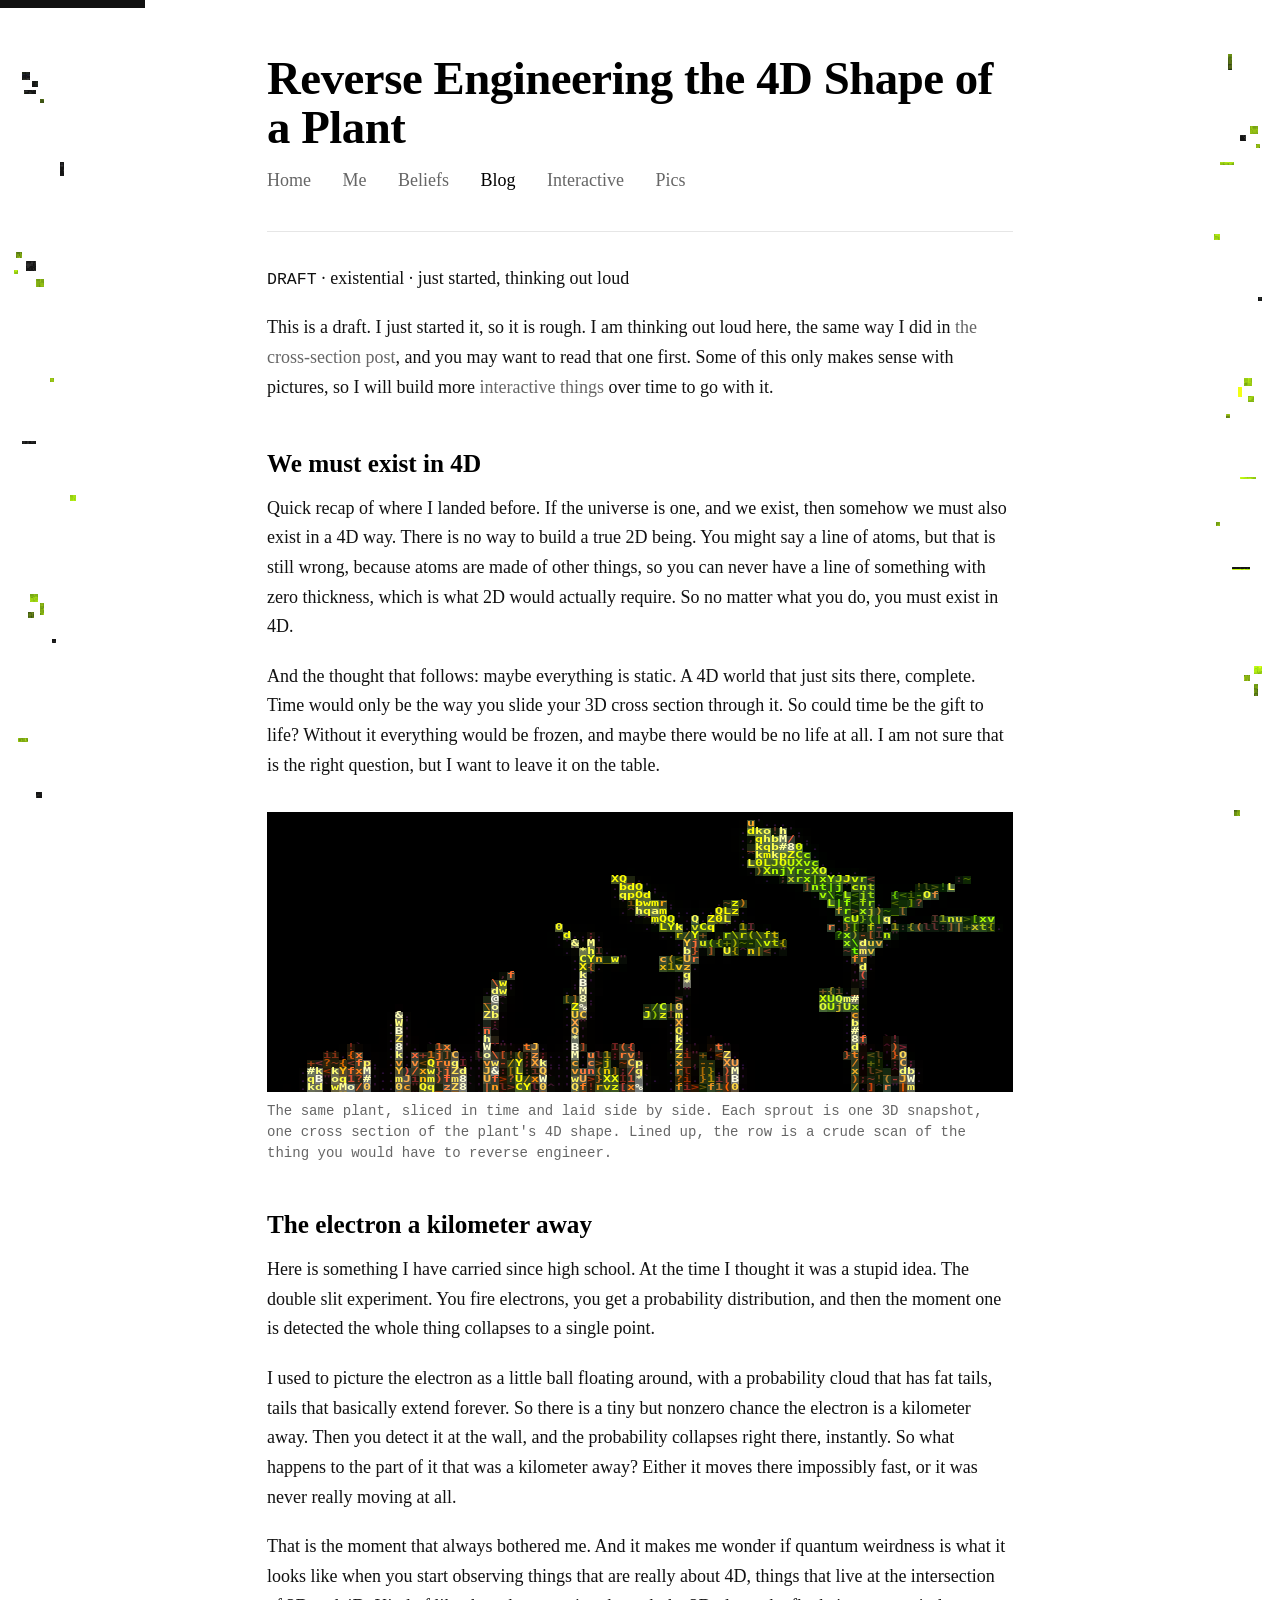
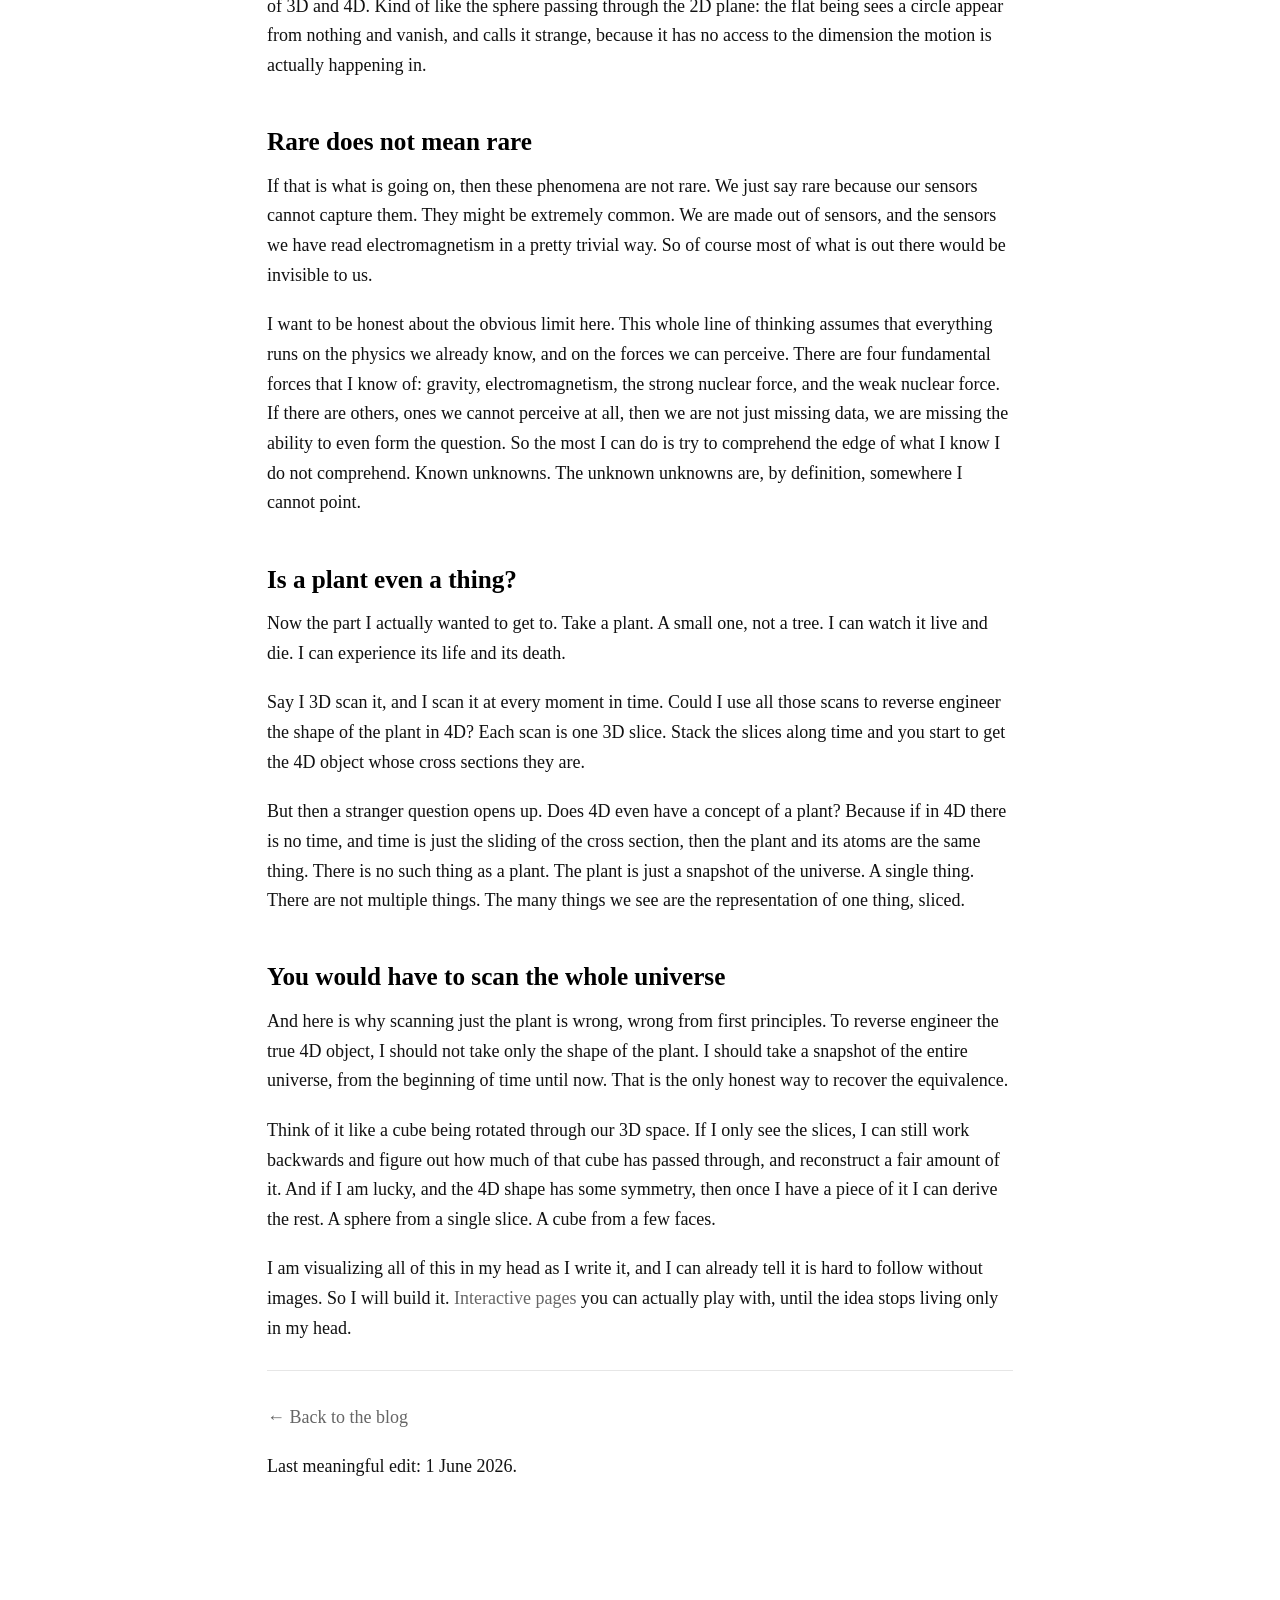
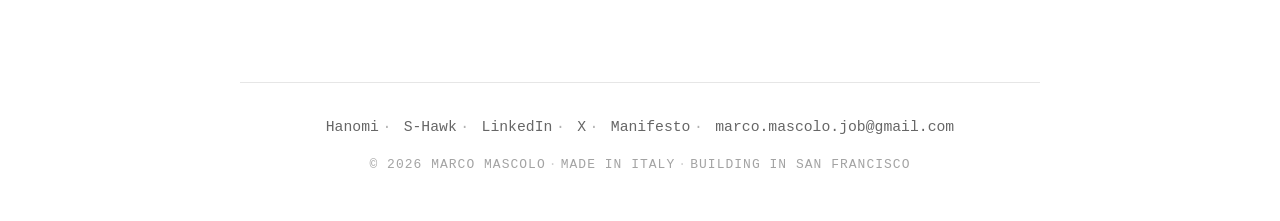
<file: reverse-engineer-4d-plant.html>
<!doctype html>
<html lang="en">
<head>
  <meta charset="utf-8">
    <meta http-equiv="Cache-Control" content="no-cache, no-store, must-revalidate">
  <meta http-equiv="Pragma" content="no-cache">
  <meta http-equiv="Expires" content="0">
  <meta name="viewport" content="width=device-width, initial-scale=1">
  <title>Reverse Engineering the 4D Shape of a Plant · Marco Mascolo</title>
  <meta name="description" content="A draft. On whether a plant is a thing or a snapshot, what the double slit might be telling us about 3D and 4D, and whether you could reverse engineer the 4D shape of a living thing from its slices in time.">
  <link rel="canonical" href="https://marcomascolo.com/reverse-engineer-4d-plant.html">
  <meta property="og:title" content="Reverse Engineering the 4D Shape of a Plant">
  <meta property="og:description" content="Is a plant a thing, or a snapshot of one thing?">
  <meta property="og:image" content="/assets/banner.jpg?v=3">
  <meta property="og:type" content="article">
  <meta name="twitter:card" content="summary_large_image">
  <script>/* CYCLE DISABLED */</script>
  <link rel="stylesheet" href="/style.css?v=12">
  <script src="/assets/detail-plate.js?v=8" defer></script>
  <link rel="icon" type="image/x-icon" href="/assets/favicon.ico">
  <link rel="icon" type="image/png" sizes="32x32" href="/assets/favicon-32.png">
  <link rel="icon" type="image/png" sizes="192x192" href="/assets/favicon-192.png">
  <link rel="apple-touch-icon" sizes="180x180" href="/assets/favicon-192.png">
</head>
<body>
  <a class="skip-link" href="#main">Skip to content</a>

  <div class="glitches" aria-hidden="true">
    <span class="g g-1"></span><span class="g g-2"></span><span class="g g-3"></span><span class="g g-4"></span>
    <span class="g g-5"></span><span class="g g-6"></span><span class="g g-7"></span><span class="g g-8"></span>
    <span class="g g-9"></span><span class="g g-10"></span><span class="g g-11"></span><span class="g g-12"></span>
    <span class="g g-13"></span><span class="g g-14"></span><span class="g g-15"></span><span class="g g-16"></span>
    <span class="g g-17"></span><span class="g g-18"></span><span class="g g-19"></span><span class="g g-20"></span>
    <span class="g g-21"></span><span class="g g-22"></span><span class="g g-23"></span><span class="g g-24"></span>
    <span class="g g-25"></span><span class="g g-26"></span><span class="g g-27"></span><span class="g g-28"></span>
    <span class="g g-29"></span><span class="g g-30"></span><span class="g g-31"></span><span class="g g-32"></span>
    <span class="g g-33"></span><span class="g g-34"></span><span class="g g-35"></span><span class="g g-36"></span>
  </div>

  <main id="main">
    <header class="intro">
      <h1 class="name">Reverse Engineering the 4D Shape of a Plant</h1>
      <nav class="top" aria-label="Main">
        <a href="/">Home</a>
        <a href="/me.html">Me</a>
        <a href="/beliefs.html">Beliefs</a>
        <a href="/random-blogging.html" aria-current="page">Blog</a>
        <a href="/interactive.html">Interactive</a>
        <a href="/pics.html">Pics</a>
      </nav>
    </header>

    <hr class="divider">

    <p class="meta"><code>DRAFT</code> · existential · just started, thinking out loud</p>

    <p>This is a draft. I just started it, so it is rough. I am thinking out loud here, the same way I did in <a href="/rotate-cross-section.html">the cross-section post</a>, and you may want to read that one first. Some of this only makes sense with pictures, so I will build more <a href="/interactive.html">interactive things</a> over time to go with it.</p>

    <h2>We must exist in 4D</h2>

    <p>Quick recap of where I landed before. If the universe is one, and we exist, then somehow we must also exist in a 4D way. There is no way to build a true 2D being. You might say a line of atoms, but that is still wrong, because atoms are made of other things, so you can never have a line of something with zero thickness, which is what 2D would actually require. So no matter what you do, you must exist in 4D.</p>

    <p>And the thought that follows: maybe everything is static. A 4D world that just sits there, complete. Time would only be the way you slide your 3D cross section through it. So could time be the gift to life? Without it everything would be frozen, and maybe there would be no life at all. I am not sure that is the right question, but I want to leave it on the table.</p>

    <figure style="margin:1.75rem 0;">
      <a href="/assets/posts/plant-growth-4d.webp" target="_blank" rel="noopener"><img src="/assets/posts/plant-growth-4d.webp" alt="One oak seedling photographed at successive stages, from acorn to leafed sprout, lined up left to right." style="width:100%;height:auto;display:block;background:#000;"></a>
      <figcaption style="font-family:var(--mono);font-size:0.78rem;color:var(--muted);margin-top:0.5rem;line-height:1.5;">The same plant, sliced in time and laid side by side. Each sprout is one 3D snapshot, one cross section of the plant's 4D shape. Lined up, the row is a crude scan of the thing you would have to reverse engineer.</figcaption>
    </figure>

    <h2>The electron a kilometer away</h2>

    <p>Here is something I have carried since high school. At the time I thought it was a stupid idea. The double slit experiment. You fire electrons, you get a probability distribution, and then the moment one is detected the whole thing collapses to a single point.</p>

    <p>I used to picture the electron as a little ball floating around, with a probability cloud that has fat tails, tails that basically extend forever. So there is a tiny but nonzero chance the electron is a kilometer away. Then you detect it at the wall, and the probability collapses right there, instantly. So what happens to the part of it that was a kilometer away? Either it moves there impossibly fast, or it was never really moving at all.</p>

    <p>That is the moment that always bothered me. And it makes me wonder if quantum weirdness is what it looks like when you start observing things that are really about 4D, things that live at the intersection of 3D and 4D. Kind of like the sphere passing through the 2D plane: the flat being sees a circle appear from nothing and vanish, and calls it strange, because it has no access to the dimension the motion is actually happening in.</p>

    <h2>Rare does not mean rare</h2>

    <p>If that is what is going on, then these phenomena are not rare. We just say rare because our sensors cannot capture them. They might be extremely common. We are made out of sensors, and the sensors we have read electromagnetism in a pretty trivial way. So of course most of what is out there would be invisible to us.</p>

    <p>I want to be honest about the obvious limit here. This whole line of thinking assumes that everything runs on the physics we already know, and on the forces we can perceive. There are four fundamental forces that I know of: gravity, electromagnetism, the strong nuclear force, and the weak nuclear force. If there are others, ones we cannot perceive at all, then we are not just missing data, we are missing the ability to even form the question. So the most I can do is try to comprehend the edge of what I know I do not comprehend. Known unknowns. The unknown unknowns are, by definition, somewhere I cannot point.</p>

    <h2>Is a plant even a thing?</h2>

    <p>Now the part I actually wanted to get to. Take a plant. A small one, not a tree. I can watch it live and die. I can experience its life and its death.</p>

    <p>Say I 3D scan it, and I scan it at every moment in time. Could I use all those scans to reverse engineer the shape of the plant in 4D? Each scan is one 3D slice. Stack the slices along time and you start to get the 4D object whose cross sections they are.</p>

    <p>But then a stranger question opens up. Does 4D even have a concept of a plant? Because if in 4D there is no time, and time is just the sliding of the cross section, then the plant and its atoms are the same thing. There is no such thing as a plant. The plant is just a snapshot of the universe. A single thing. There are not multiple things. The many things we see are the representation of one thing, sliced.</p>

    <h2>You would have to scan the whole universe</h2>

    <p>And here is why scanning just the plant is wrong, wrong from first principles. To reverse engineer the true 4D object, I should not take only the shape of the plant. I should take a snapshot of the entire universe, from the beginning of time until now. That is the only honest way to recover the equivalence.</p>

    <p>Think of it like a cube being rotated through our 3D space. If I only see the slices, I can still work backwards and figure out how much of that cube has passed through, and reconstruct a fair amount of it. And if I am lucky, and the 4D shape has some symmetry, then once I have a piece of it I can derive the rest. A sphere from a single slice. A cube from a few faces.</p>

    <p>I am visualizing all of this in my head as I write it, and I can already tell it is hard to follow without images. So I will build it. <a href="/interactive.html">Interactive pages</a> you can actually play with, until the idea stops living only in my head.</p>

    <hr class="divider">

    <p><a href="/random-blogging.html">← Back to the blog</a></p>

    <p>Last meaningful edit: 1 June 2026.</p>
  </main>
  <footer class="site-footer">
    <p class="site-footer-links">
      <a href="https://hanomi.ai">Hanomi</a><span class="sep">·</span>
      <a href="https://s-hawk.com">S-Hawk</a><span class="sep">·</span>
      <a href="https://www.linkedin.com/in/marco-mascolo/">LinkedIn</a><span class="sep">·</span>
      <a href="https://x.com/_marco_masc">X</a><span class="sep">·</span>
      <a href="/manifesto.html">Manifesto</a><span class="sep">·</span>
      <a href="mailto:marco.mascolo.job@gmail.com">marco.mascolo.job@gmail.com</a>
    </p>
    <p class="site-footer-meta">
      &copy; 2026 marco mascolo<span class="sep">·</span>MADE IN ITALY<span class="sep">·</span>BUILDING IN SAN FRANCISCO
    </p>
  </footer>
</body>
</html>
</file>
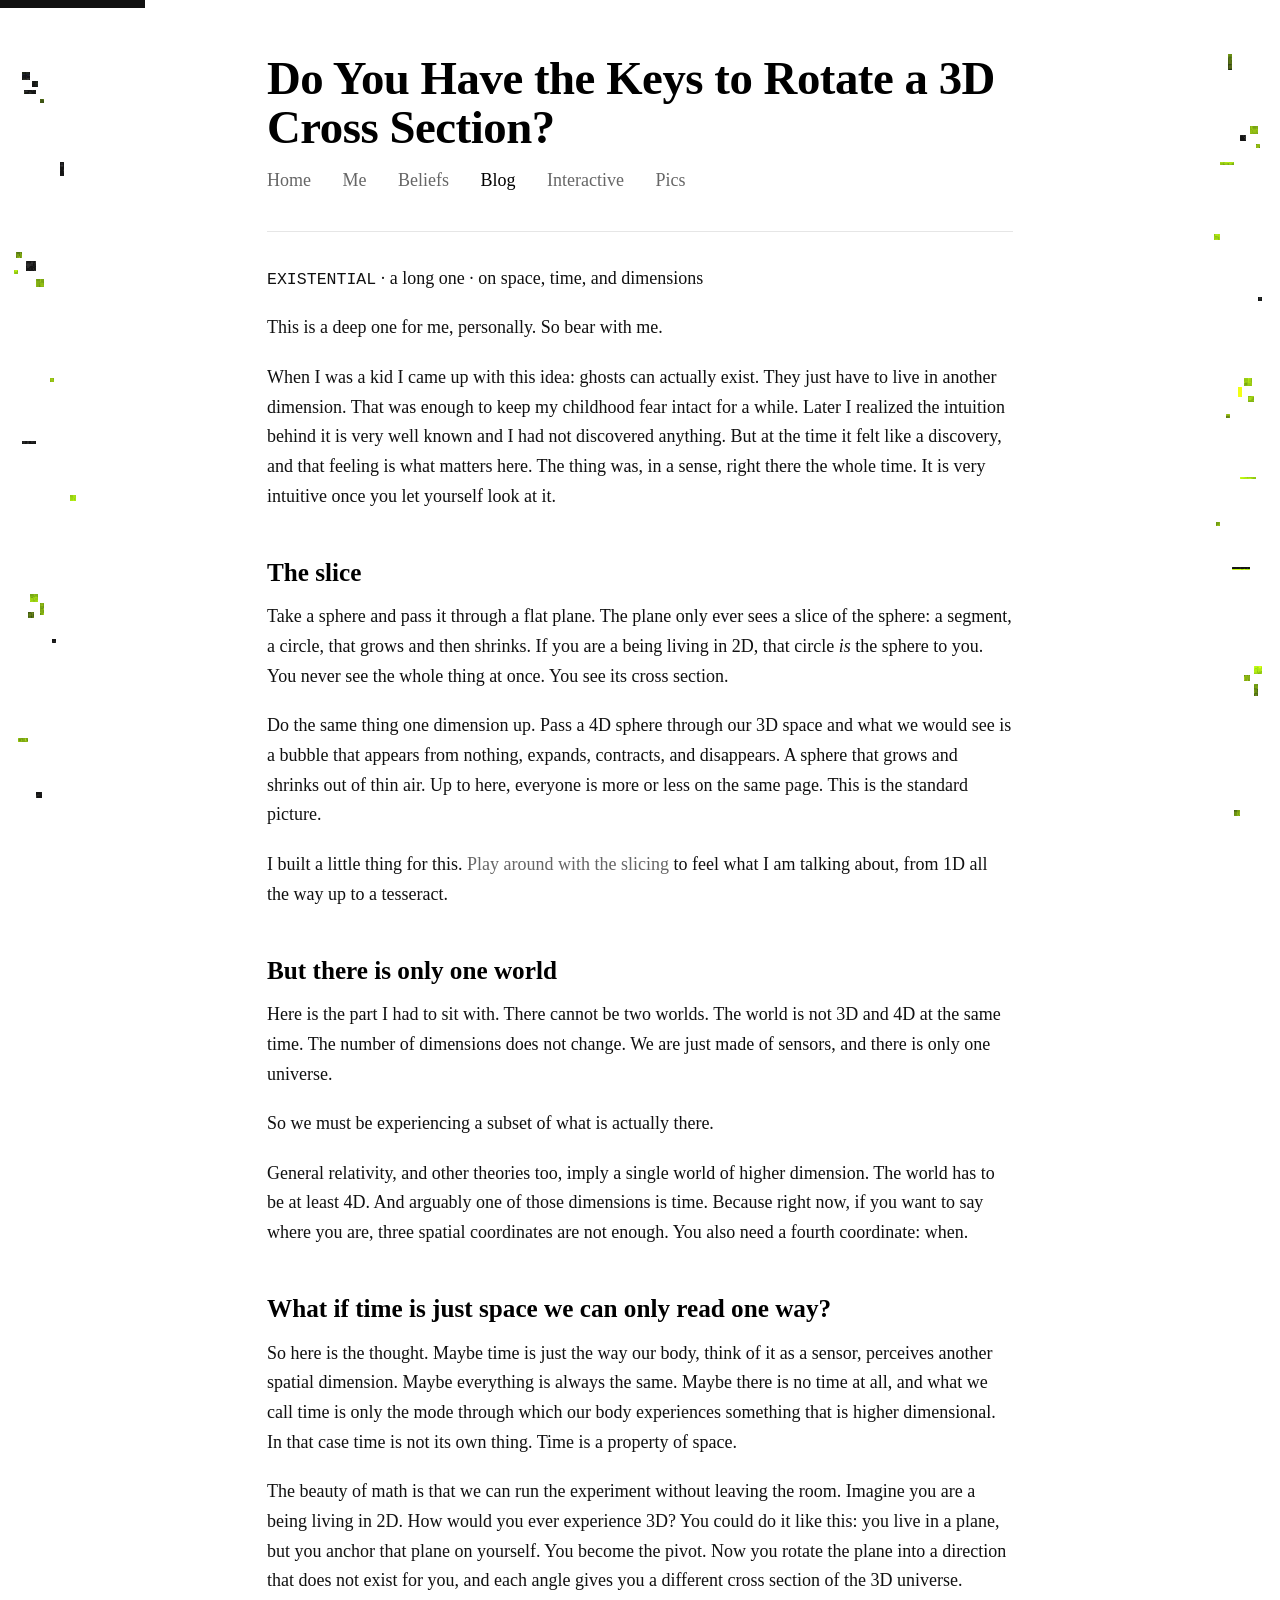
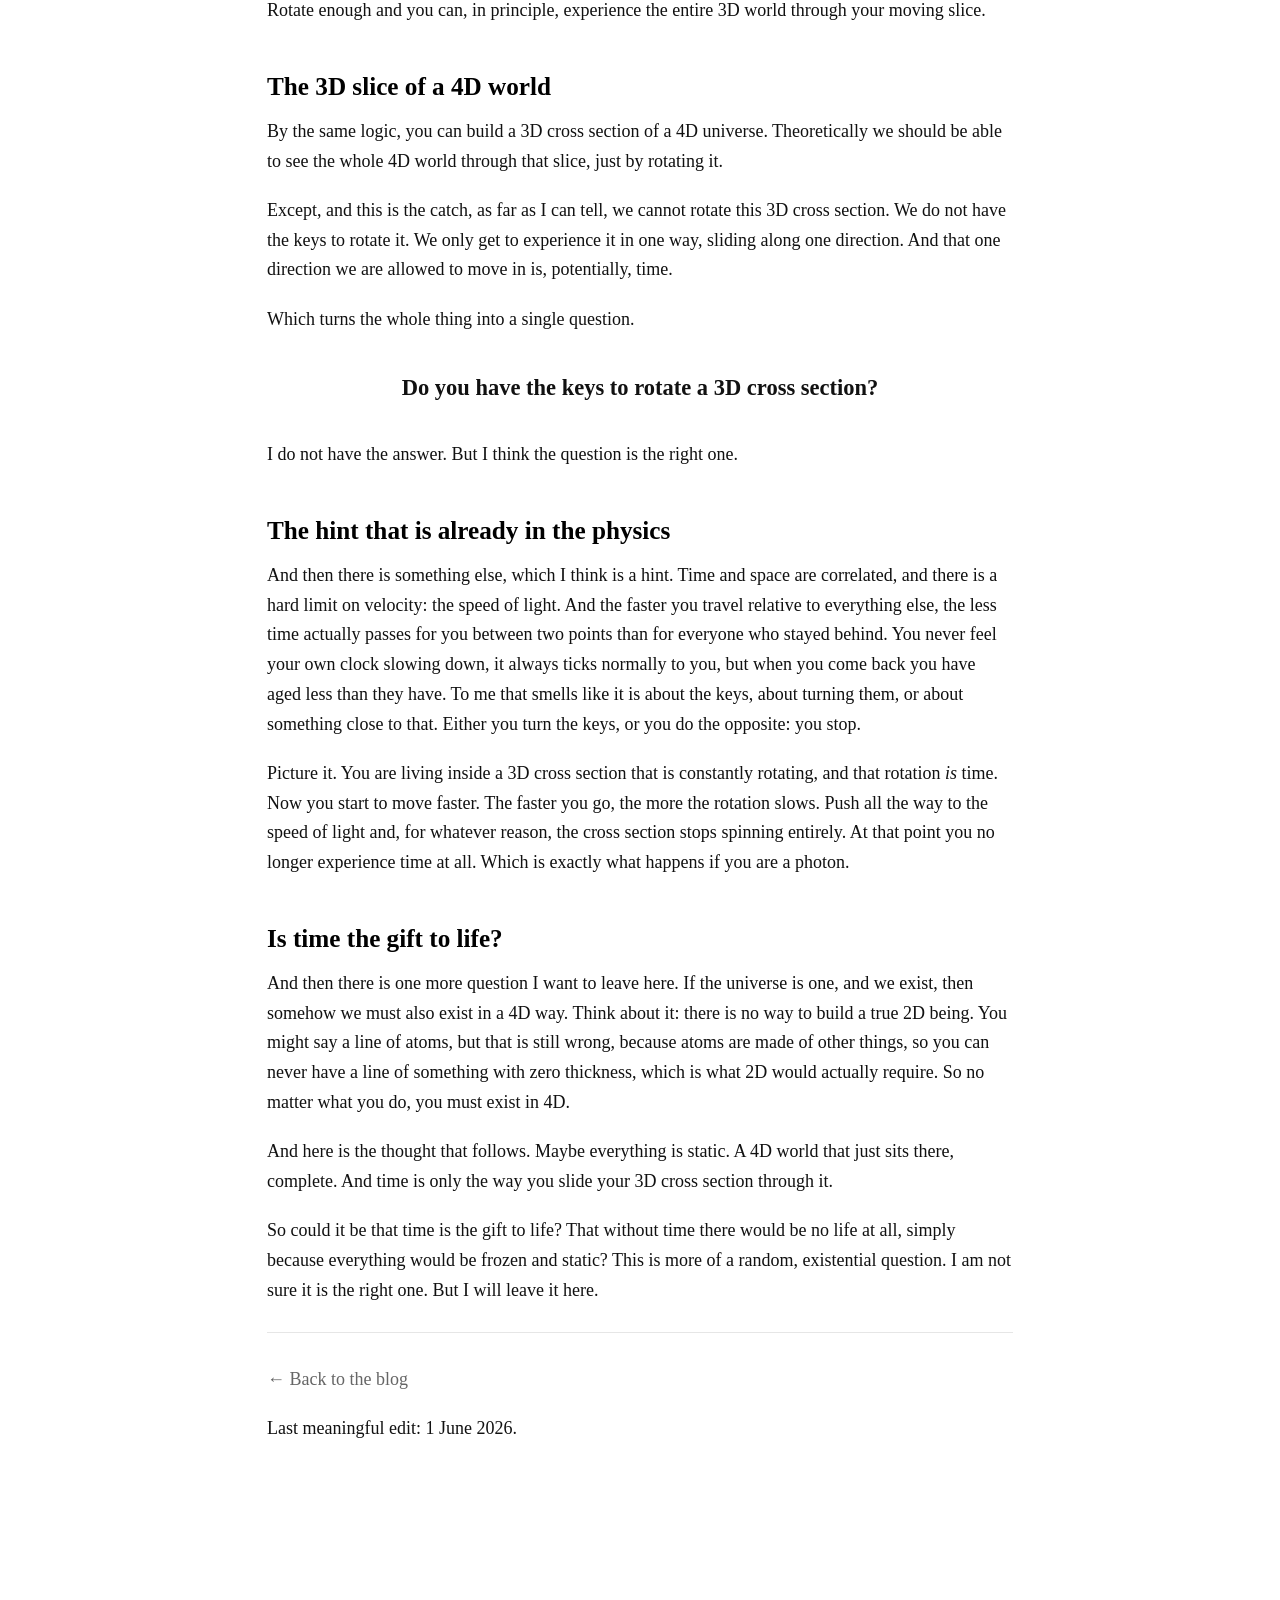
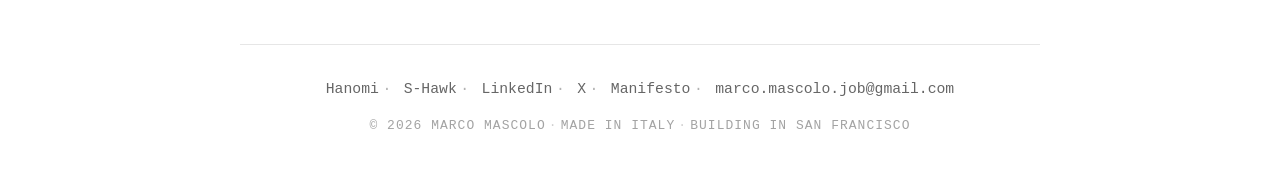
<file: rotate-cross-section.html>
<!doctype html>
<html lang="en">
<head>
  <meta charset="utf-8">
    <meta http-equiv="Cache-Control" content="no-cache, no-store, must-revalidate">
  <meta http-equiv="Pragma" content="no-cache">
  <meta http-equiv="Expires" content="0">
  <meta name="viewport" content="width=device-width, initial-scale=1">
  <title>Do You Have the Keys to Rotate a 3D Cross Section? · Marco Mascolo</title>
  <meta name="description" content="A long, existential one. On space, time, and dimensions, and whether time is just the one direction in which we are allowed to move our 3D slice of a 4D world.">
  <link rel="canonical" href="https://marcomascolo.com/rotate-cross-section.html">
  <meta property="og:title" content="Do You Have the Keys to Rotate a 3D Cross Section?">
  <meta property="og:description" content="On space, time, and dimensions.">
  <meta property="og:image" content="/assets/banner.jpg?v=3">
  <meta property="og:type" content="article">
  <meta name="twitter:card" content="summary_large_image">
  <script>/* CYCLE DISABLED */</script>
  <link rel="stylesheet" href="/style.css?v=12">
  <link rel="icon" type="image/x-icon" href="/assets/favicon.ico">
  <link rel="icon" type="image/png" sizes="32x32" href="/assets/favicon-32.png">
  <link rel="icon" type="image/png" sizes="192x192" href="/assets/favicon-192.png">
  <link rel="apple-touch-icon" sizes="180x180" href="/assets/favicon-192.png">
</head>
<body>
  <a class="skip-link" href="#main">Skip to content</a>

  <div class="glitches" aria-hidden="true">
    <span class="g g-1"></span><span class="g g-2"></span><span class="g g-3"></span><span class="g g-4"></span>
    <span class="g g-5"></span><span class="g g-6"></span><span class="g g-7"></span><span class="g g-8"></span>
    <span class="g g-9"></span><span class="g g-10"></span><span class="g g-11"></span><span class="g g-12"></span>
    <span class="g g-13"></span><span class="g g-14"></span><span class="g g-15"></span><span class="g g-16"></span>
    <span class="g g-17"></span><span class="g g-18"></span><span class="g g-19"></span><span class="g g-20"></span>
    <span class="g g-21"></span><span class="g g-22"></span><span class="g g-23"></span><span class="g g-24"></span>
    <span class="g g-25"></span><span class="g g-26"></span><span class="g g-27"></span><span class="g g-28"></span>
    <span class="g g-29"></span><span class="g g-30"></span><span class="g g-31"></span><span class="g g-32"></span>
    <span class="g g-33"></span><span class="g g-34"></span><span class="g g-35"></span><span class="g g-36"></span>
  </div>

  <main id="main">
    <header class="intro">
      <h1 class="name">Do You Have the Keys to Rotate a 3D Cross Section?</h1>
      <nav class="top" aria-label="Main">
        <a href="/">Home</a>
        <a href="/me.html">Me</a>
        <a href="/beliefs.html">Beliefs</a>
        <a href="/random-blogging.html" aria-current="page">Blog</a>
        <a href="/interactive.html">Interactive</a>
        <a href="/pics.html">Pics</a>
      </nav>
    </header>

    <hr class="divider">

    <p class="meta"><code>EXISTENTIAL</code> · a long one · on space, time, and dimensions</p>

    <p>This is a deep one for me, personally. So bear with me.</p>

    <p>When I was a kid I came up with this idea: ghosts can actually exist. They just have to live in another dimension. That was enough to keep my childhood fear intact for a while. Later I realized the intuition behind it is very well known and I had not discovered anything. But at the time it felt like a discovery, and that feeling is what matters here. The thing was, in a sense, right there the whole time. It is very intuitive once you let yourself look at it.</p>

    <h2>The slice</h2>

    <p>Take a sphere and pass it through a flat plane. The plane only ever sees a slice of the sphere: a segment, a circle, that grows and then shrinks. If you are a being living in 2D, that circle <em>is</em> the sphere to you. You never see the whole thing at once. You see its cross section.</p>

    <p>Do the same thing one dimension up. Pass a 4D sphere through our 3D space and what we would see is a bubble that appears from nothing, expands, contracts, and disappears. A sphere that grows and shrinks out of thin air. Up to here, everyone is more or less on the same page. This is the standard picture.</p>

    <p>I built a little thing for this. <a href="/interactive.html">Play around with the slicing</a> to feel what I am talking about, from 1D all the way up to a tesseract.</p>

    <h2>But there is only one world</h2>

    <p>Here is the part I had to sit with. There cannot be two worlds. The world is not 3D and 4D at the same time. The number of dimensions does not change. We are just made of sensors, and there is only one universe.</p>

    <p>So we must be experiencing a subset of what is actually there.</p>

    <p>General relativity, and other theories too, imply a single world of higher dimension. The world has to be at least 4D. And arguably one of those dimensions is time. Because right now, if you want to say where you are, three spatial coordinates are not enough. You also need a fourth coordinate: when.</p>

    <h2>What if time is just space we can only read one way?</h2>

    <p>So here is the thought. Maybe time is just the way our body, think of it as a sensor, perceives another spatial dimension. Maybe everything is always the same. Maybe there is no time at all, and what we call time is only the mode through which our body experiences something that is higher dimensional. In that case time is not its own thing. Time is a property of space.</p>

    <p>The beauty of math is that we can run the experiment without leaving the room. Imagine you are a being living in 2D. How would you ever experience 3D? You could do it like this: you live in a plane, but you anchor that plane on yourself. You become the pivot. Now you rotate the plane into a direction that does not exist for you, and each angle gives you a different cross section of the 3D universe. Rotate enough and you can, in principle, experience the entire 3D world through your moving slice.</p>

    <h2>The 3D slice of a 4D world</h2>

    <p>By the same logic, you can build a 3D cross section of a 4D universe. Theoretically we should be able to see the whole 4D world through that slice, just by rotating it.</p>

    <p>Except, and this is the catch, as far as I can tell, we cannot rotate this 3D cross section. We do not have the keys to rotate it. We only get to experience it in one way, sliding along one direction. And that one direction we are allowed to move in is, potentially, time.</p>

    <p>Which turns the whole thing into a single question.</p>

    <p class="pullquote"><strong>Do you have the keys to rotate a 3D cross section?</strong></p>

    <p>I do not have the answer. But I think the question is the right one.</p>

    <h2>The hint that is already in the physics</h2>

    <p>And then there is something else, which I think is a hint. Time and space are correlated, and there is a hard limit on velocity: the speed of light. And the faster you travel relative to everything else, the less time actually passes for you between two points than for everyone who stayed behind. You never feel your own clock slowing down, it always ticks normally to you, but when you come back you have aged less than they have. To me that smells like it is about the keys, about turning them, or about something close to that. Either you turn the keys, or you do the opposite: you stop.</p>

    <p>Picture it. You are living inside a 3D cross section that is constantly rotating, and that rotation <em>is</em> time. Now you start to move faster. The faster you go, the more the rotation slows. Push all the way to the speed of light and, for whatever reason, the cross section stops spinning entirely. At that point you no longer experience time at all. Which is exactly what happens if you are a photon.</p>

    <h2>Is time the gift to life?</h2>

    <p>And then there is one more question I want to leave here. If the universe is one, and we exist, then somehow we must also exist in a 4D way. Think about it: there is no way to build a true 2D being. You might say a line of atoms, but that is still wrong, because atoms are made of other things, so you can never have a line of something with zero thickness, which is what 2D would actually require. So no matter what you do, you must exist in 4D.</p>

    <p>And here is the thought that follows. Maybe everything is static. A 4D world that just sits there, complete. And time is only the way you slide your 3D cross section through it.</p>

    <p>So could it be that time is the gift to life? That without time there would be no life at all, simply because everything would be frozen and static? This is more of a random, existential question. I am not sure it is the right one. But I will leave it here.</p>

    <hr class="divider">

    <p><a href="/random-blogging.html">← Back to the blog</a></p>

    <p>Last meaningful edit: 1 June 2026.</p>
  </main>
  <footer class="site-footer">
    <p class="site-footer-links">
      <a href="https://hanomi.ai">Hanomi</a><span class="sep">·</span>
      <a href="https://s-hawk.com">S-Hawk</a><span class="sep">·</span>
      <a href="https://www.linkedin.com/in/marco-mascolo/">LinkedIn</a><span class="sep">·</span>
      <a href="https://x.com/_marco_masc">X</a><span class="sep">·</span>
      <a href="/manifesto.html">Manifesto</a><span class="sep">·</span>
      <a href="mailto:marco.mascolo.job@gmail.com">marco.mascolo.job@gmail.com</a>
    </p>
    <p class="site-footer-meta">
      &copy; 2026 marco mascolo<span class="sep">·</span>MADE IN ITALY<span class="sep">·</span>BUILDING IN SAN FRANCISCO
    </p>
  </footer>
</body>
</html>
</file>
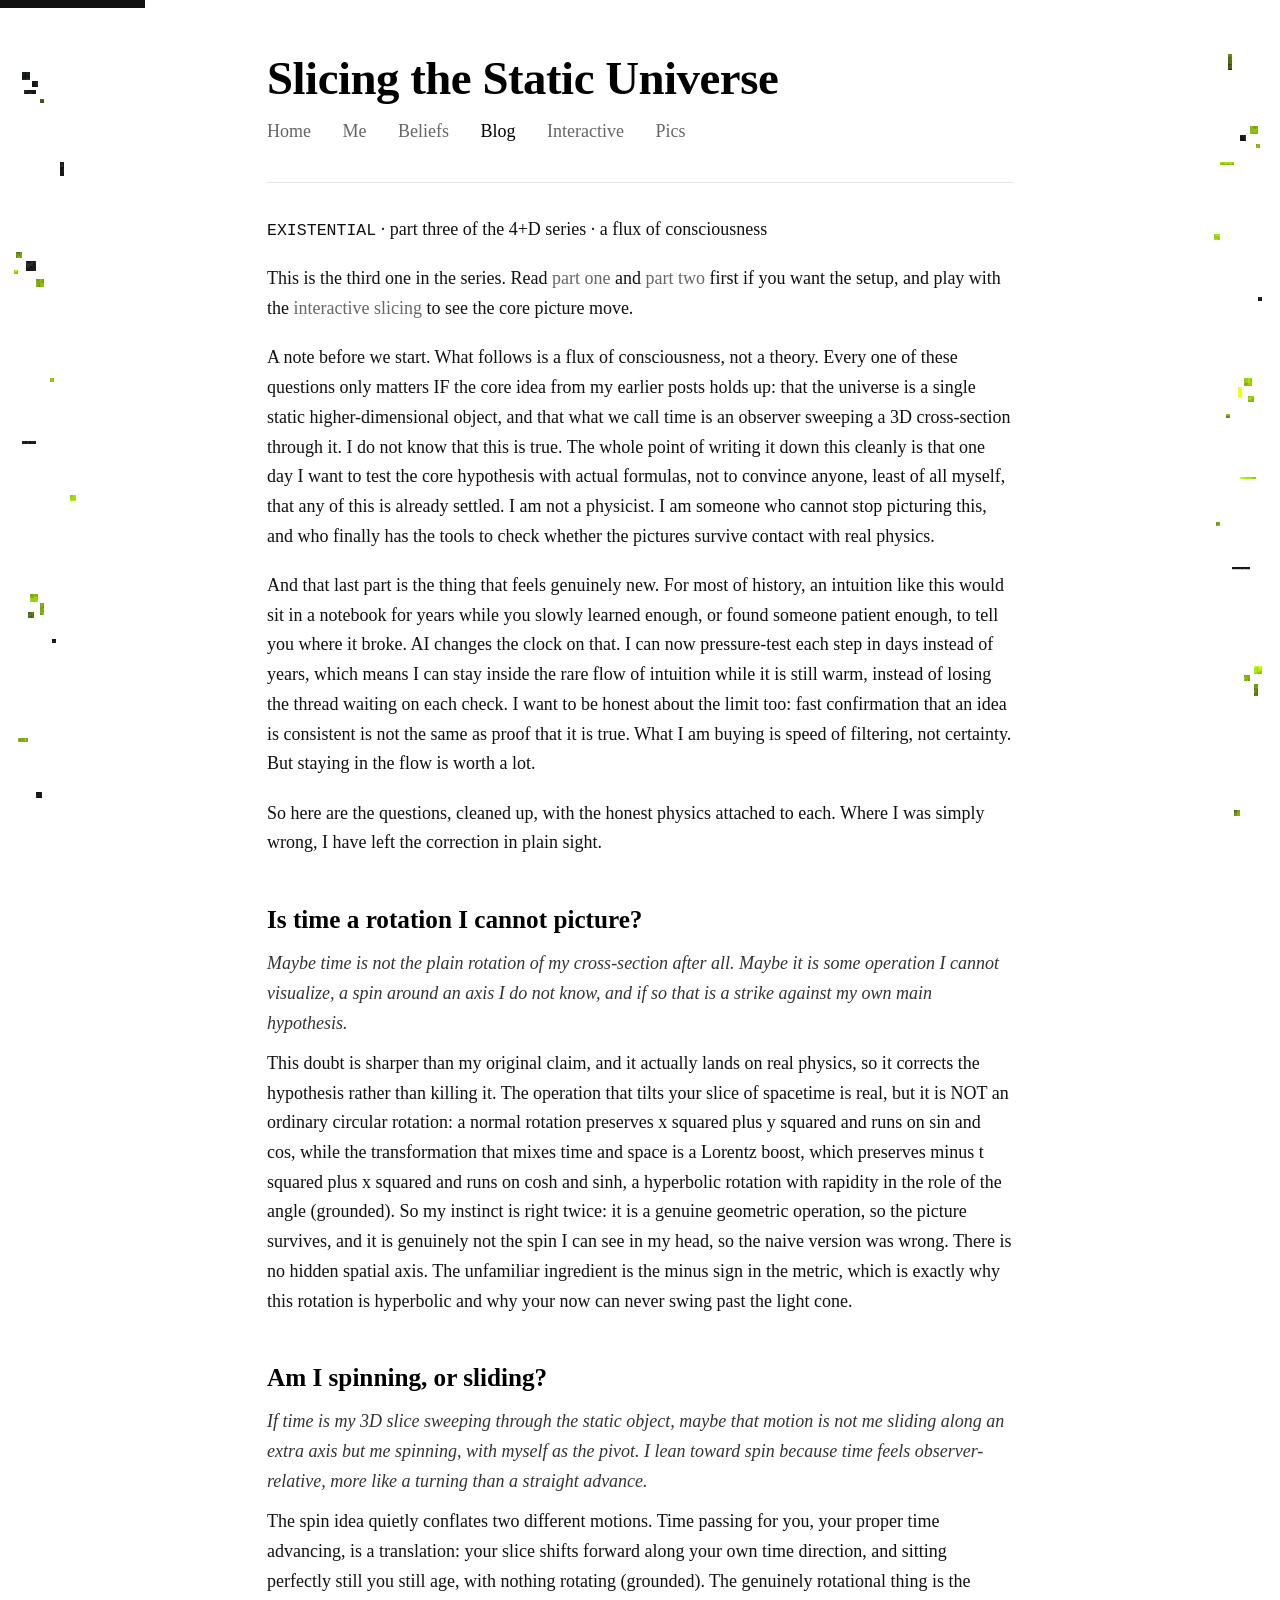
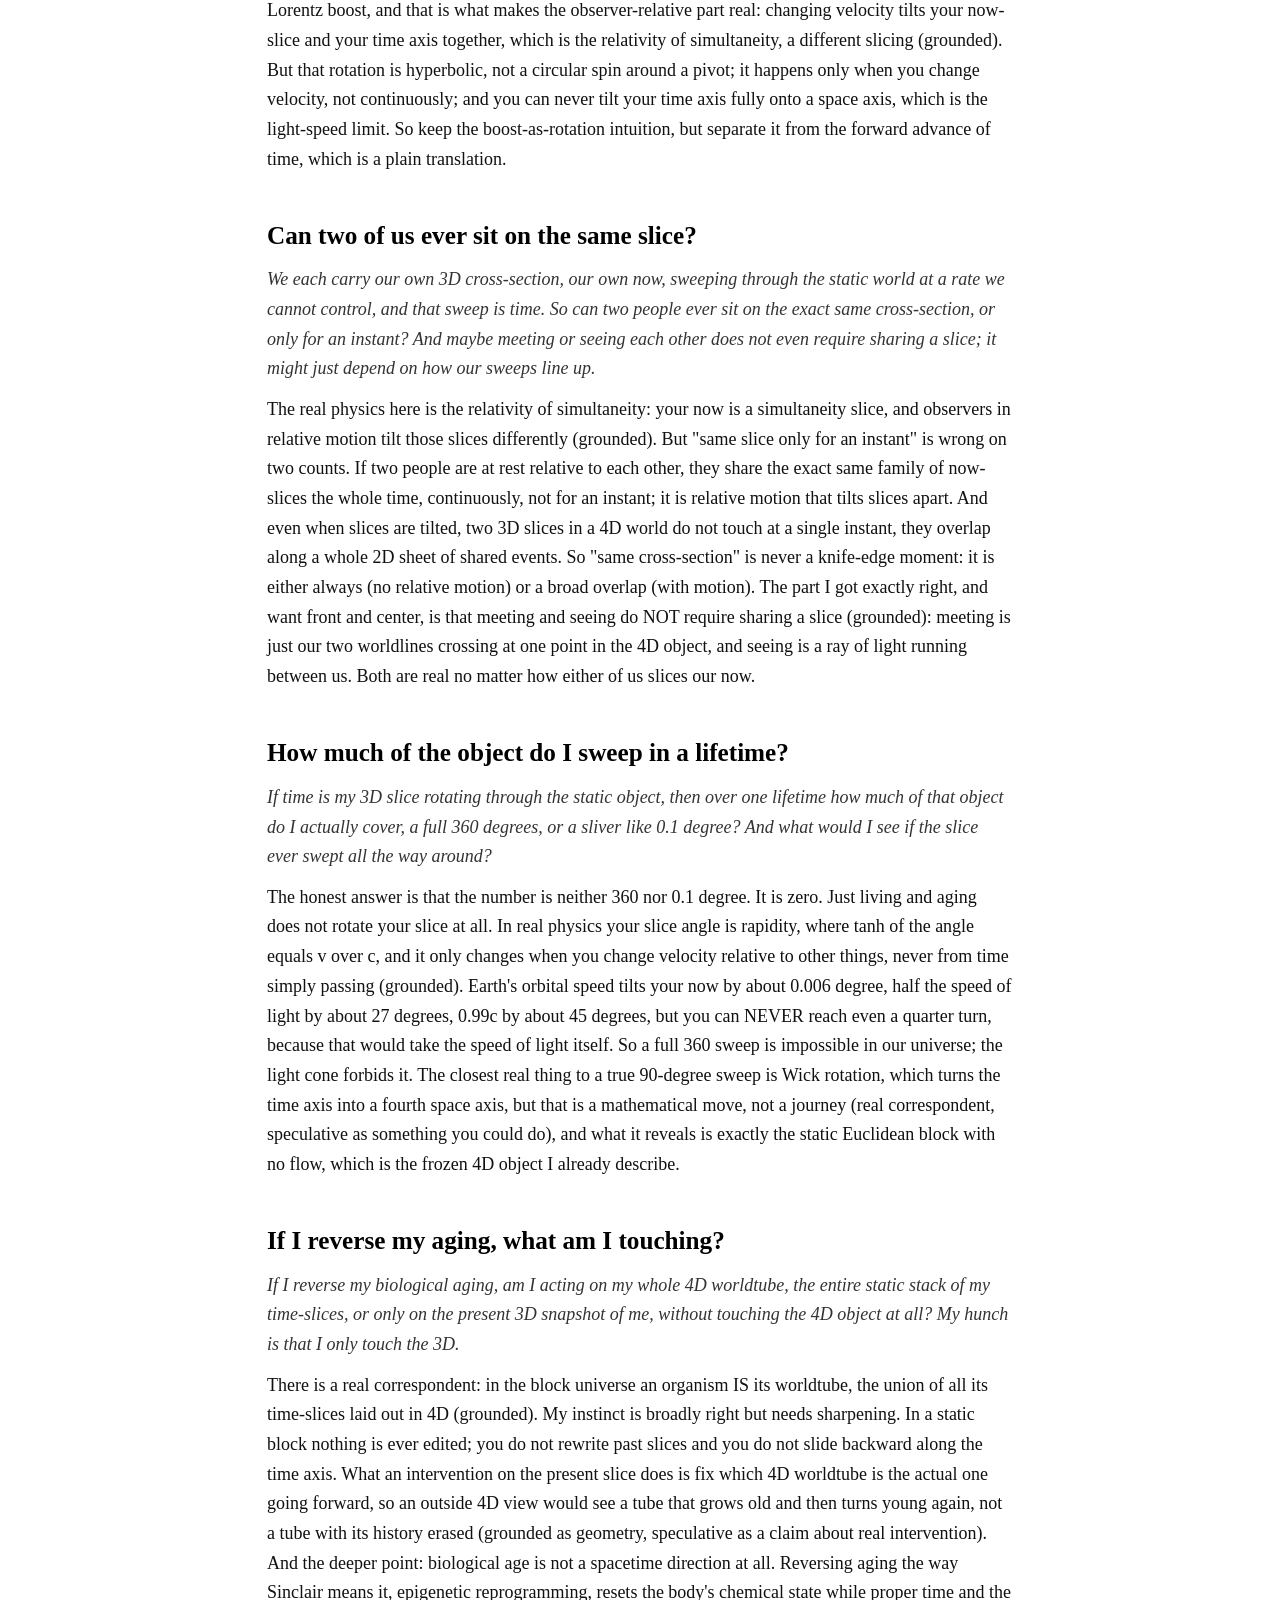
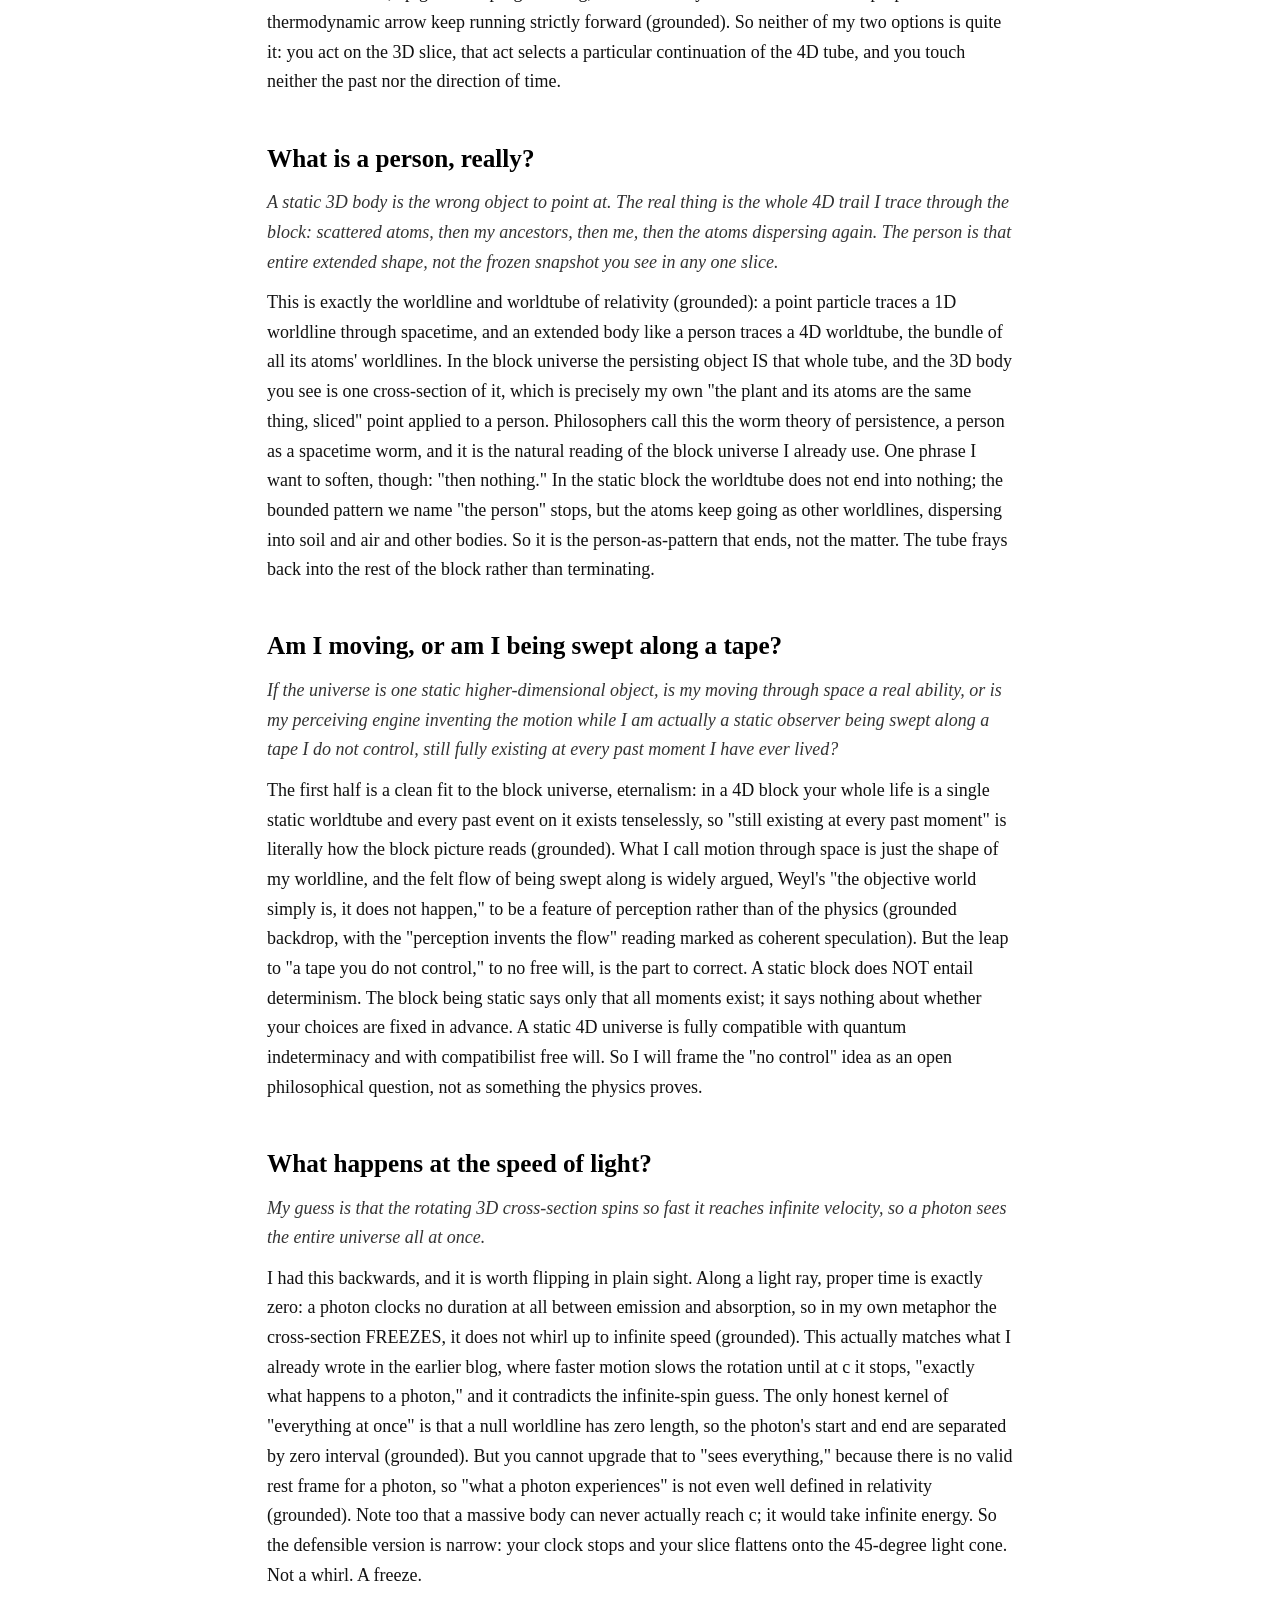
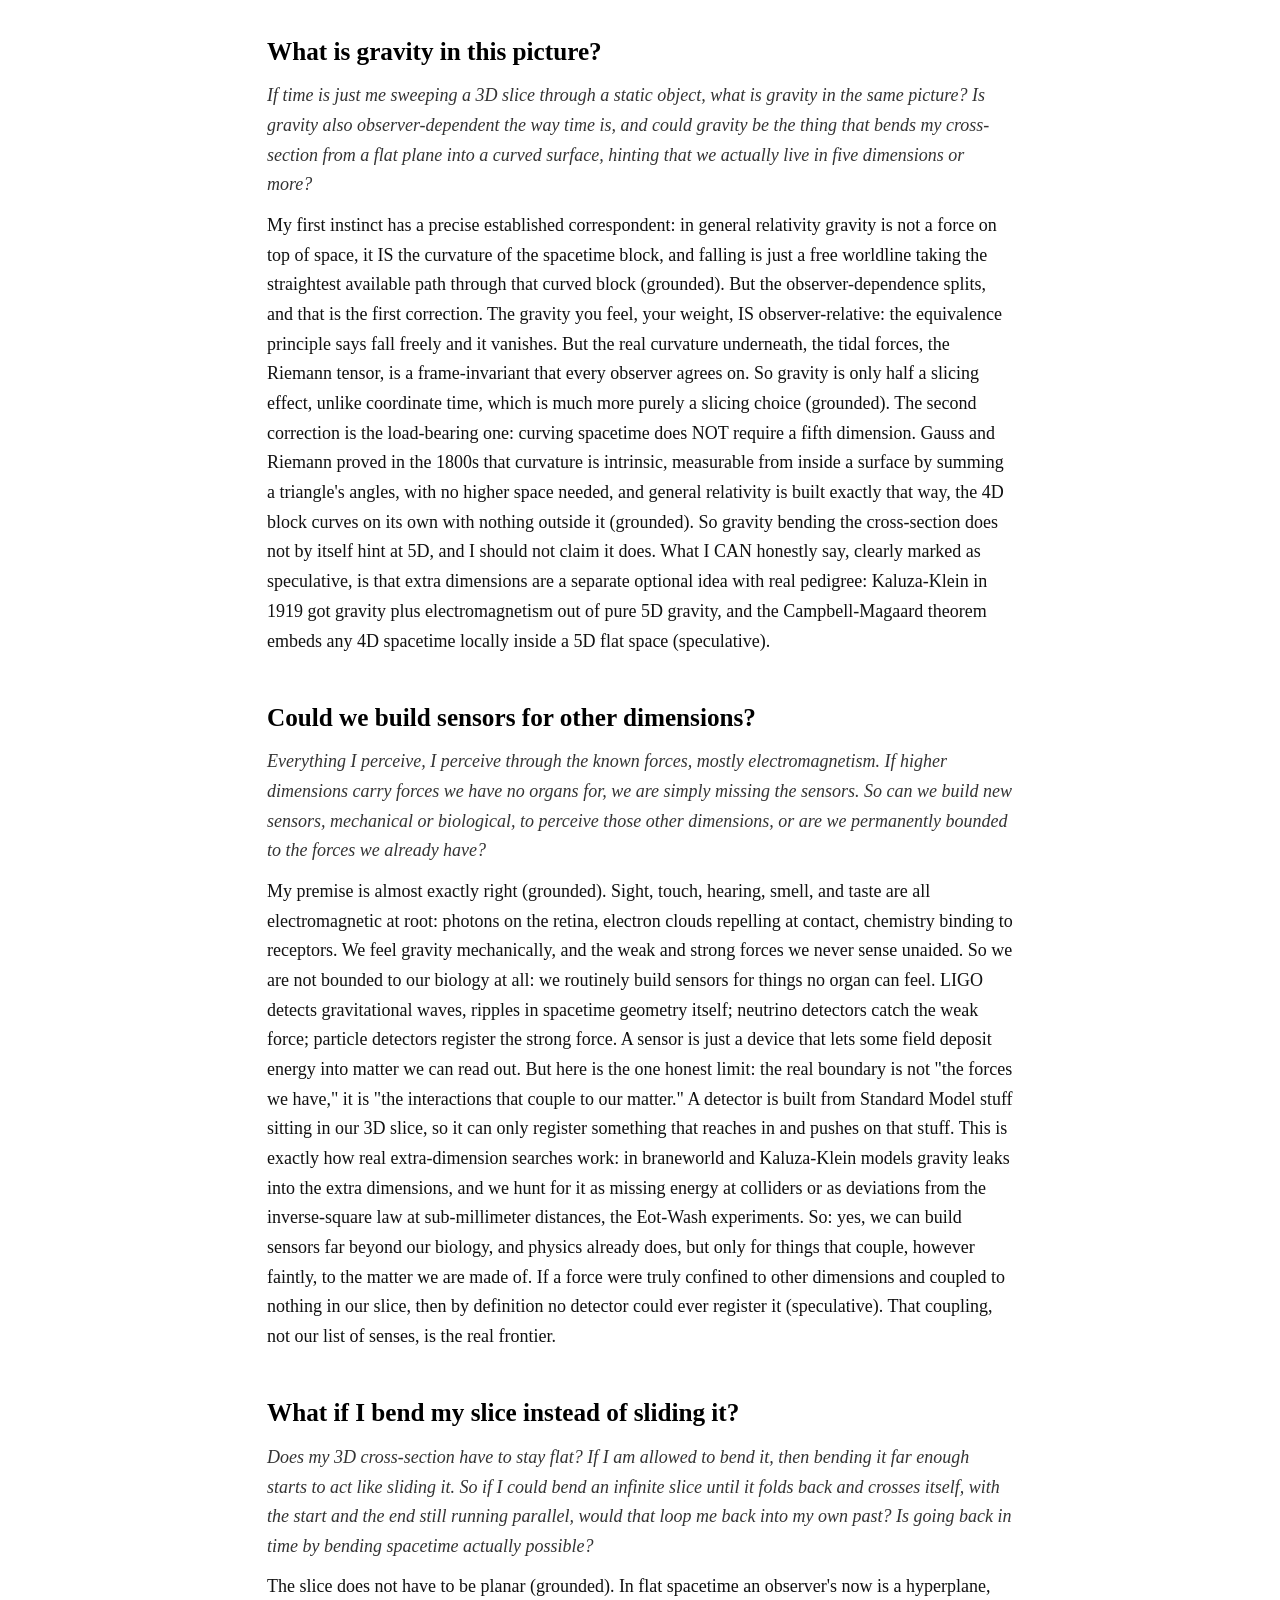
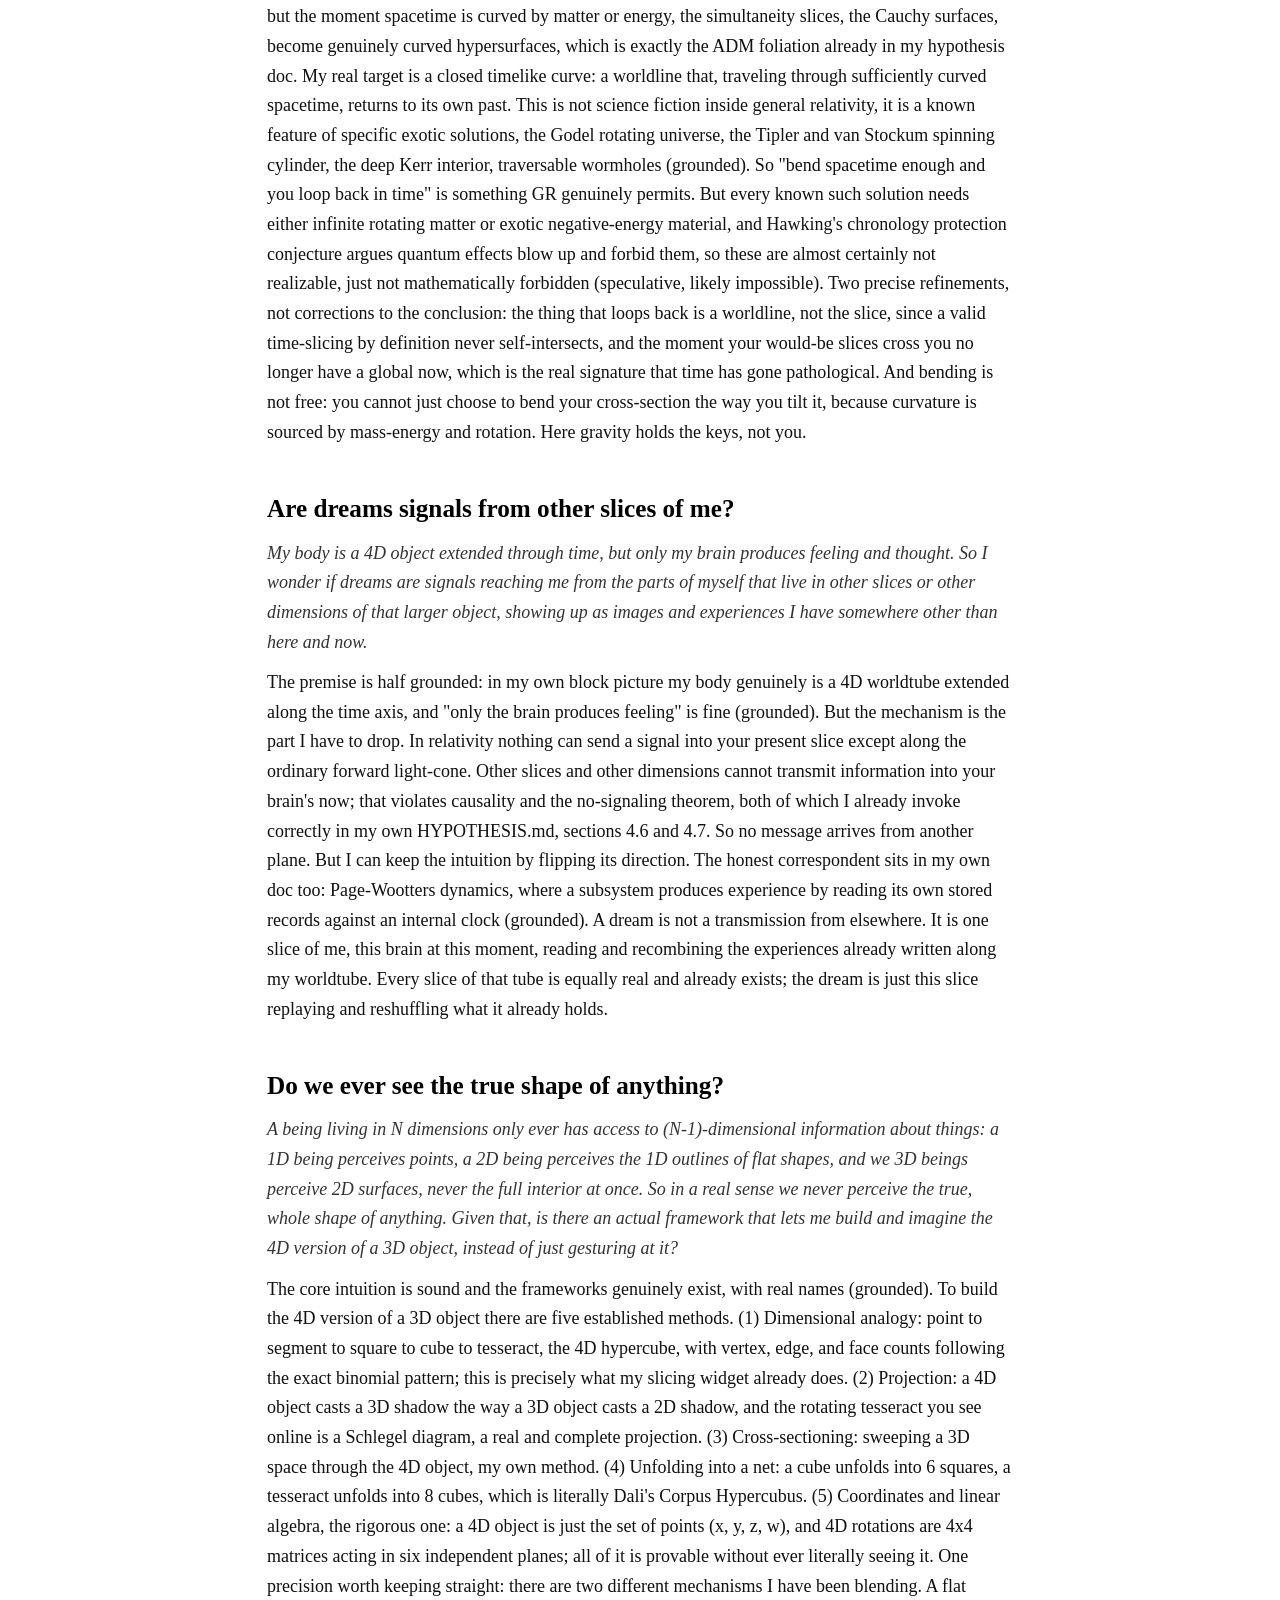
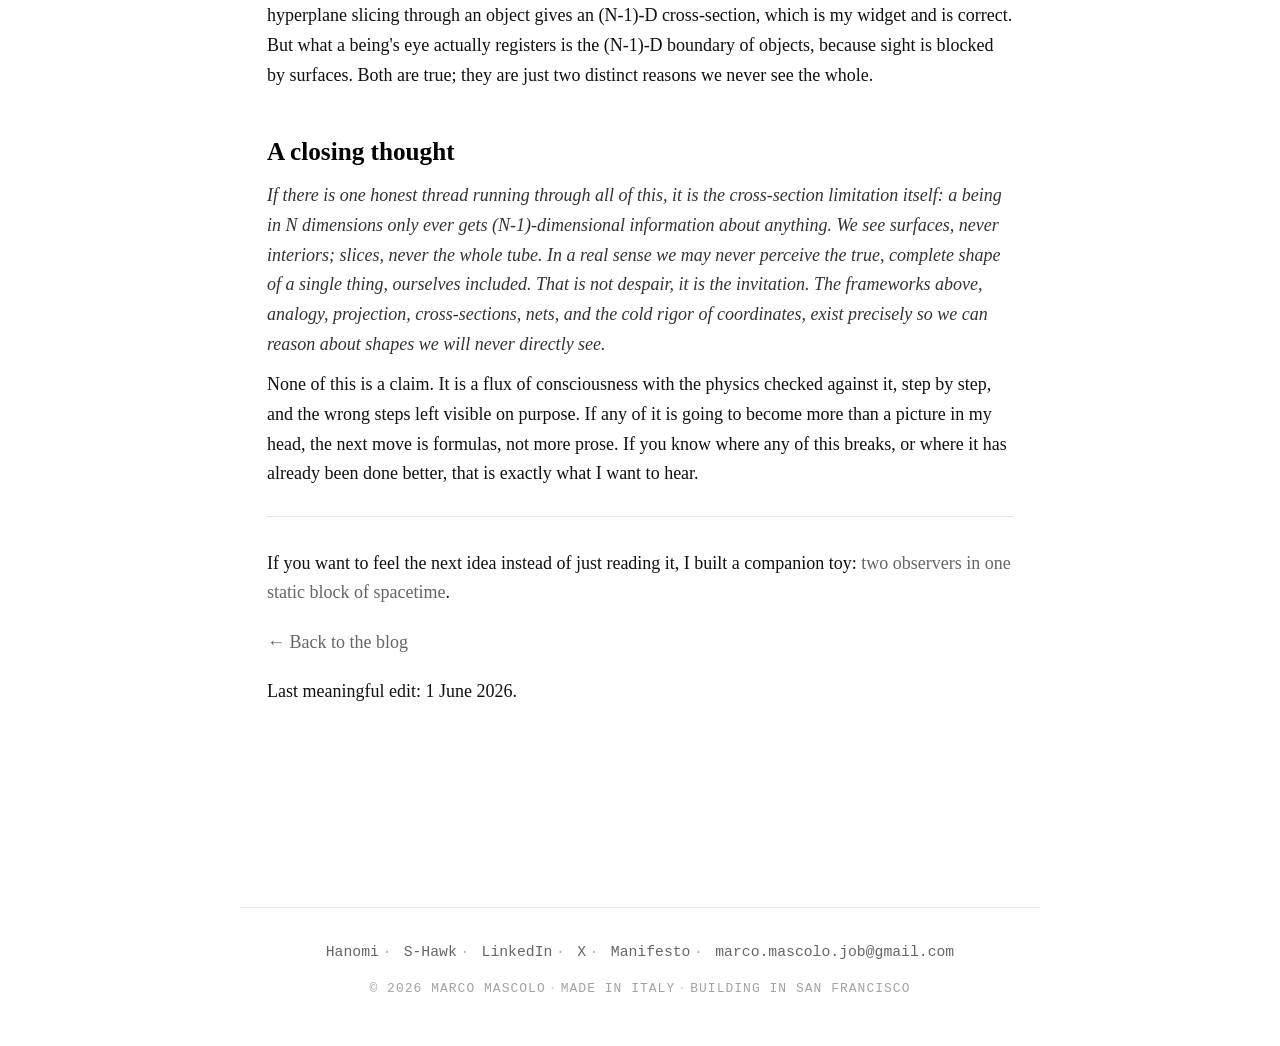
<file: slicing-the-static-universe.html>
<!doctype html>
<html lang="en">
<head>
  <meta charset="utf-8">
    <meta http-equiv="Cache-Control" content="no-cache, no-store, must-revalidate">
  <meta http-equiv="Pragma" content="no-cache">
  <meta http-equiv="Expires" content="0">
  <meta name="viewport" content="width=device-width, initial-scale=1">
  <title>Slicing the Static Universe: Open Questions · Marco Mascolo</title>
  <meta name="description" content="Part three of the 4+D series. A flux of consciousness on time, light, gravity, and dreams, with the honest physics checked against every step.">
  <link rel="canonical" href="https://marcomascolo.com/slicing-the-static-universe.html">
  <meta property="og:title" content="Slicing the Static Universe: Open Questions">
  <meta property="og:description" content="A flux of consciousness, with the physics checked against it.">
  <meta property="og:image" content="/assets/banner.jpg?v=3">
  <meta property="og:type" content="article">
  <meta name="twitter:card" content="summary_large_image">
  <script>/* CYCLE DISABLED */</script>
  <link rel="stylesheet" href="/style.css?v=12">
  <link rel="icon" type="image/x-icon" href="/assets/favicon.ico">
  <link rel="icon" type="image/png" sizes="32x32" href="/assets/favicon-32.png">
  <link rel="icon" type="image/png" sizes="192x192" href="/assets/favicon-192.png">
  <link rel="apple-touch-icon" sizes="180x180" href="/assets/favicon-192.png">
  <style>
    .qn { color: #333; margin-bottom: 0.6rem; }
    .qn em { font-style: italic; }
  </style>
</head>
<body>
  <a class="skip-link" href="#main">Skip to content</a>

  <div class="glitches" aria-hidden="true">
    <span class="g g-1"></span><span class="g g-2"></span><span class="g g-3"></span><span class="g g-4"></span>
    <span class="g g-5"></span><span class="g g-6"></span><span class="g g-7"></span><span class="g g-8"></span>
    <span class="g g-9"></span><span class="g g-10"></span><span class="g g-11"></span><span class="g g-12"></span>
    <span class="g g-13"></span><span class="g g-14"></span><span class="g g-15"></span><span class="g g-16"></span>
    <span class="g g-17"></span><span class="g g-18"></span><span class="g g-19"></span><span class="g g-20"></span>
    <span class="g g-21"></span><span class="g g-22"></span><span class="g g-23"></span><span class="g g-24"></span>
    <span class="g g-25"></span><span class="g g-26"></span><span class="g g-27"></span><span class="g g-28"></span>
    <span class="g g-29"></span><span class="g g-30"></span><span class="g g-31"></span><span class="g g-32"></span>
    <span class="g g-33"></span><span class="g g-34"></span><span class="g g-35"></span><span class="g g-36"></span>
    
  </div>

  <main id="main">
    <header class="intro">
      <h1 class="name">Slicing the Static Universe</h1>
      <nav class="top" aria-label="Main">
        <a href="/">Home</a>
        <a href="/me.html">Me</a>
        <a href="/beliefs.html">Beliefs</a>
        <a href="/random-blogging.html" aria-current="page">Blog</a>
        <a href="/interactive.html">Interactive</a>
        <a href="/pics.html">Pics</a>
      </nav>
    </header>

    <hr class="divider">

    <p class="meta"><code>EXISTENTIAL</code> · part three of the 4+D series · a flux of consciousness</p>

    <p>This is the third one in the series. Read <a href="/rotate-cross-section.html">part one</a> and <a href="/reverse-engineer-4d-plant.html">part two</a> first if you want the setup, and play with the <a href="/interactive.html">interactive slicing</a> to see the core picture move.</p>

    <p>A note before we start. What follows is a flux of consciousness, not a theory. Every one of these questions only matters IF the core idea from my earlier posts holds up: that the universe is a single static higher-dimensional object, and that what we call time is an observer sweeping a 3D cross-section through it. I do not know that this is true. The whole point of writing it down this cleanly is that one day I want to test the core hypothesis with actual formulas, not to convince anyone, least of all myself, that any of this is already settled. I am not a physicist. I am someone who cannot stop picturing this, and who finally has the tools to check whether the pictures survive contact with real physics.</p>

    <p>And that last part is the thing that feels genuinely new. For most of history, an intuition like this would sit in a notebook for years while you slowly learned enough, or found someone patient enough, to tell you where it broke. AI changes the clock on that. I can now pressure-test each step in days instead of years, which means I can stay inside the rare flow of intuition while it is still warm, instead of losing the thread waiting on each check. I want to be honest about the limit too: fast confirmation that an idea is consistent is not the same as proof that it is true. What I am buying is speed of filtering, not certainty. But staying in the flow is worth a lot.</p>

    <p>So here are the questions, cleaned up, with the honest physics attached to each. Where I was simply wrong, I have left the correction in plain sight.</p>

    <h2>Is time a rotation I cannot picture?</h2>

    <p class="qn"><em>Maybe time is not the plain rotation of my cross-section after all. Maybe it is some operation I cannot visualize, a spin around an axis I do not know, and if so that is a strike against my own main hypothesis.</em></p>

    <p>This doubt is sharper than my original claim, and it actually lands on real physics, so it corrects the hypothesis rather than killing it. The operation that tilts your slice of spacetime is real, but it is NOT an ordinary circular rotation: a normal rotation preserves x squared plus y squared and runs on sin and cos, while the transformation that mixes time and space is a Lorentz boost, which preserves minus t squared plus x squared and runs on cosh and sinh, a hyperbolic rotation with rapidity in the role of the angle (grounded). So my instinct is right twice: it is a genuine geometric operation, so the picture survives, and it is genuinely not the spin I can see in my head, so the naive version was wrong. There is no hidden spatial axis. The unfamiliar ingredient is the minus sign in the metric, which is exactly why this rotation is hyperbolic and why your now can never swing past the light cone.</p>

    <h2>Am I spinning, or sliding?</h2>

    <p class="qn"><em>If time is my 3D slice sweeping through the static object, maybe that motion is not me sliding along an extra axis but me spinning, with myself as the pivot. I lean toward spin because time feels observer-relative, more like a turning than a straight advance.</em></p>

    <p>The spin idea quietly conflates two different motions. Time passing for you, your proper time advancing, is a translation: your slice shifts forward along your own time direction, and sitting perfectly still you still age, with nothing rotating (grounded). The genuinely rotational thing is the Lorentz boost, and that is what makes the observer-relative part real: changing velocity tilts your now-slice and your time axis together, which is the relativity of simultaneity, a different slicing (grounded). But that rotation is hyperbolic, not a circular spin around a pivot; it happens only when you change velocity, not continuously; and you can never tilt your time axis fully onto a space axis, which is the light-speed limit. So keep the boost-as-rotation intuition, but separate it from the forward advance of time, which is a plain translation.</p>

    <h2>Can two of us ever sit on the same slice?</h2>

    <p class="qn"><em>We each carry our own 3D cross-section, our own now, sweeping through the static world at a rate we cannot control, and that sweep is time. So can two people ever sit on the exact same cross-section, or only for an instant? And maybe meeting or seeing each other does not even require sharing a slice; it might just depend on how our sweeps line up.</em></p>

    <p>The real physics here is the relativity of simultaneity: your now is a simultaneity slice, and observers in relative motion tilt those slices differently (grounded). But &quot;same slice only for an instant&quot; is wrong on two counts. If two people are at rest relative to each other, they share the exact same family of now-slices the whole time, continuously, not for an instant; it is relative motion that tilts slices apart. And even when slices are tilted, two 3D slices in a 4D world do not touch at a single instant, they overlap along a whole 2D sheet of shared events. So &quot;same cross-section&quot; is never a knife-edge moment: it is either always (no relative motion) or a broad overlap (with motion). The part I got exactly right, and want front and center, is that meeting and seeing do NOT require sharing a slice (grounded): meeting is just our two worldlines crossing at one point in the 4D object, and seeing is a ray of light running between us. Both are real no matter how either of us slices our now.</p>

    <h2>How much of the object do I sweep in a lifetime?</h2>

    <p class="qn"><em>If time is my 3D slice rotating through the static object, then over one lifetime how much of that object do I actually cover, a full 360 degrees, or a sliver like 0.1 degree? And what would I see if the slice ever swept all the way around?</em></p>

    <p>The honest answer is that the number is neither 360 nor 0.1 degree. It is zero. Just living and aging does not rotate your slice at all. In real physics your slice angle is rapidity, where tanh of the angle equals v over c, and it only changes when you change velocity relative to other things, never from time simply passing (grounded). Earth&#x27;s orbital speed tilts your now by about 0.006 degree, half the speed of light by about 27 degrees, 0.99c by about 45 degrees, but you can NEVER reach even a quarter turn, because that would take the speed of light itself. So a full 360 sweep is impossible in our universe; the light cone forbids it. The closest real thing to a true 90-degree sweep is Wick rotation, which turns the time axis into a fourth space axis, but that is a mathematical move, not a journey (real correspondent, speculative as something you could do), and what it reveals is exactly the static Euclidean block with no flow, which is the frozen 4D object I already describe.</p>

    <h2>If I reverse my aging, what am I touching?</h2>

    <p class="qn"><em>If I reverse my biological aging, am I acting on my whole 4D worldtube, the entire static stack of my time-slices, or only on the present 3D snapshot of me, without touching the 4D object at all? My hunch is that I only touch the 3D.</em></p>

    <p>There is a real correspondent: in the block universe an organism IS its worldtube, the union of all its time-slices laid out in 4D (grounded). My instinct is broadly right but needs sharpening. In a static block nothing is ever edited; you do not rewrite past slices and you do not slide backward along the time axis. What an intervention on the present slice does is fix which 4D worldtube is the actual one going forward, so an outside 4D view would see a tube that grows old and then turns young again, not a tube with its history erased (grounded as geometry, speculative as a claim about real intervention). And the deeper point: biological age is not a spacetime direction at all. Reversing aging the way Sinclair means it, epigenetic reprogramming, resets the body&#x27;s chemical state while proper time and the thermodynamic arrow keep running strictly forward (grounded). So neither of my two options is quite it: you act on the 3D slice, that act selects a particular continuation of the 4D tube, and you touch neither the past nor the direction of time.</p>

    <h2>What is a person, really?</h2>

    <p class="qn"><em>A static 3D body is the wrong object to point at. The real thing is the whole 4D trail I trace through the block: scattered atoms, then my ancestors, then me, then the atoms dispersing again. The person is that entire extended shape, not the frozen snapshot you see in any one slice.</em></p>

    <p>This is exactly the worldline and worldtube of relativity (grounded): a point particle traces a 1D worldline through spacetime, and an extended body like a person traces a 4D worldtube, the bundle of all its atoms&#x27; worldlines. In the block universe the persisting object IS that whole tube, and the 3D body you see is one cross-section of it, which is precisely my own &quot;the plant and its atoms are the same thing, sliced&quot; point applied to a person. Philosophers call this the worm theory of persistence, a person as a spacetime worm, and it is the natural reading of the block universe I already use. One phrase I want to soften, though: &quot;then nothing.&quot; In the static block the worldtube does not end into nothing; the bounded pattern we name &quot;the person&quot; stops, but the atoms keep going as other worldlines, dispersing into soil and air and other bodies. So it is the person-as-pattern that ends, not the matter. The tube frays back into the rest of the block rather than terminating.</p>

    <h2>Am I moving, or am I being swept along a tape?</h2>

    <p class="qn"><em>If the universe is one static higher-dimensional object, is my moving through space a real ability, or is my perceiving engine inventing the motion while I am actually a static observer being swept along a tape I do not control, still fully existing at every past moment I have ever lived?</em></p>

    <p>The first half is a clean fit to the block universe, eternalism: in a 4D block your whole life is a single static worldtube and every past event on it exists tenselessly, so &quot;still existing at every past moment&quot; is literally how the block picture reads (grounded). What I call motion through space is just the shape of my worldline, and the felt flow of being swept along is widely argued, Weyl&#x27;s &quot;the objective world simply is, it does not happen,&quot; to be a feature of perception rather than of the physics (grounded backdrop, with the &quot;perception invents the flow&quot; reading marked as coherent speculation). But the leap to &quot;a tape you do not control,&quot; to no free will, is the part to correct. A static block does NOT entail determinism. The block being static says only that all moments exist; it says nothing about whether your choices are fixed in advance. A static 4D universe is fully compatible with quantum indeterminacy and with compatibilist free will. So I will frame the &quot;no control&quot; idea as an open philosophical question, not as something the physics proves.</p>

    <h2>What happens at the speed of light?</h2>

    <p class="qn"><em>My guess is that the rotating 3D cross-section spins so fast it reaches infinite velocity, so a photon sees the entire universe all at once.</em></p>

    <p>I had this backwards, and it is worth flipping in plain sight. Along a light ray, proper time is exactly zero: a photon clocks no duration at all between emission and absorption, so in my own metaphor the cross-section FREEZES, it does not whirl up to infinite speed (grounded). This actually matches what I already wrote in the earlier blog, where faster motion slows the rotation until at c it stops, &quot;exactly what happens to a photon,&quot; and it contradicts the infinite-spin guess. The only honest kernel of &quot;everything at once&quot; is that a null worldline has zero length, so the photon&#x27;s start and end are separated by zero interval (grounded). But you cannot upgrade that to &quot;sees everything,&quot; because there is no valid rest frame for a photon, so &quot;what a photon experiences&quot; is not even well defined in relativity (grounded). Note too that a massive body can never actually reach c; it would take infinite energy. So the defensible version is narrow: your clock stops and your slice flattens onto the 45-degree light cone. Not a whirl. A freeze.</p>

    <h2>What is gravity in this picture?</h2>

    <p class="qn"><em>If time is just me sweeping a 3D slice through a static object, what is gravity in the same picture? Is gravity also observer-dependent the way time is, and could gravity be the thing that bends my cross-section from a flat plane into a curved surface, hinting that we actually live in five dimensions or more?</em></p>

    <p>My first instinct has a precise established correspondent: in general relativity gravity is not a force on top of space, it IS the curvature of the spacetime block, and falling is just a free worldline taking the straightest available path through that curved block (grounded). But the observer-dependence splits, and that is the first correction. The gravity you feel, your weight, IS observer-relative: the equivalence principle says fall freely and it vanishes. But the real curvature underneath, the tidal forces, the Riemann tensor, is a frame-invariant that every observer agrees on. So gravity is only half a slicing effect, unlike coordinate time, which is much more purely a slicing choice (grounded). The second correction is the load-bearing one: curving spacetime does NOT require a fifth dimension. Gauss and Riemann proved in the 1800s that curvature is intrinsic, measurable from inside a surface by summing a triangle&#x27;s angles, with no higher space needed, and general relativity is built exactly that way, the 4D block curves on its own with nothing outside it (grounded). So gravity bending the cross-section does not by itself hint at 5D, and I should not claim it does. What I CAN honestly say, clearly marked as speculative, is that extra dimensions are a separate optional idea with real pedigree: Kaluza-Klein in 1919 got gravity plus electromagnetism out of pure 5D gravity, and the Campbell-Magaard theorem embeds any 4D spacetime locally inside a 5D flat space (speculative).</p>

    <h2>Could we build sensors for other dimensions?</h2>

    <p class="qn"><em>Everything I perceive, I perceive through the known forces, mostly electromagnetism. If higher dimensions carry forces we have no organs for, we are simply missing the sensors. So can we build new sensors, mechanical or biological, to perceive those other dimensions, or are we permanently bounded to the forces we already have?</em></p>

    <p>My premise is almost exactly right (grounded). Sight, touch, hearing, smell, and taste are all electromagnetic at root: photons on the retina, electron clouds repelling at contact, chemistry binding to receptors. We feel gravity mechanically, and the weak and strong forces we never sense unaided. So we are not bounded to our biology at all: we routinely build sensors for things no organ can feel. LIGO detects gravitational waves, ripples in spacetime geometry itself; neutrino detectors catch the weak force; particle detectors register the strong force. A sensor is just a device that lets some field deposit energy into matter we can read out. But here is the one honest limit: the real boundary is not &quot;the forces we have,&quot; it is &quot;the interactions that couple to our matter.&quot; A detector is built from Standard Model stuff sitting in our 3D slice, so it can only register something that reaches in and pushes on that stuff. This is exactly how real extra-dimension searches work: in braneworld and Kaluza-Klein models gravity leaks into the extra dimensions, and we hunt for it as missing energy at colliders or as deviations from the inverse-square law at sub-millimeter distances, the Eot-Wash experiments. So: yes, we can build sensors far beyond our biology, and physics already does, but only for things that couple, however faintly, to the matter we are made of. If a force were truly confined to other dimensions and coupled to nothing in our slice, then by definition no detector could ever register it (speculative). That coupling, not our list of senses, is the real frontier.</p>

    <h2>What if I bend my slice instead of sliding it?</h2>

    <p class="qn"><em>Does my 3D cross-section have to stay flat? If I am allowed to bend it, then bending it far enough starts to act like sliding it. So if I could bend an infinite slice until it folds back and crosses itself, with the start and the end still running parallel, would that loop me back into my own past? Is going back in time by bending spacetime actually possible?</em></p>

    <p>The slice does not have to be planar (grounded). In flat spacetime an observer&#x27;s now is a hyperplane, but the moment spacetime is curved by matter or energy, the simultaneity slices, the Cauchy surfaces, become genuinely curved hypersurfaces, which is exactly the ADM foliation already in my hypothesis doc. My real target is a closed timelike curve: a worldline that, traveling through sufficiently curved spacetime, returns to its own past. This is not science fiction inside general relativity, it is a known feature of specific exotic solutions, the Godel rotating universe, the Tipler and van Stockum spinning cylinder, the deep Kerr interior, traversable wormholes (grounded). So &quot;bend spacetime enough and you loop back in time&quot; is something GR genuinely permits. But every known such solution needs either infinite rotating matter or exotic negative-energy material, and Hawking&#x27;s chronology protection conjecture argues quantum effects blow up and forbid them, so these are almost certainly not realizable, just not mathematically forbidden (speculative, likely impossible). Two precise refinements, not corrections to the conclusion: the thing that loops back is a worldline, not the slice, since a valid time-slicing by definition never self-intersects, and the moment your would-be slices cross you no longer have a global now, which is the real signature that time has gone pathological. And bending is not free: you cannot just choose to bend your cross-section the way you tilt it, because curvature is sourced by mass-energy and rotation. Here gravity holds the keys, not you.</p>

    <h2>Are dreams signals from other slices of me?</h2>

    <p class="qn"><em>My body is a 4D object extended through time, but only my brain produces feeling and thought. So I wonder if dreams are signals reaching me from the parts of myself that live in other slices or other dimensions of that larger object, showing up as images and experiences I have somewhere other than here and now.</em></p>

    <p>The premise is half grounded: in my own block picture my body genuinely is a 4D worldtube extended along the time axis, and &quot;only the brain produces feeling&quot; is fine (grounded). But the mechanism is the part I have to drop. In relativity nothing can send a signal into your present slice except along the ordinary forward light-cone. Other slices and other dimensions cannot transmit information into your brain&#x27;s now; that violates causality and the no-signaling theorem, both of which I already invoke correctly in my own HYPOTHESIS.md, sections 4.6 and 4.7. So no message arrives from another plane. But I can keep the intuition by flipping its direction. The honest correspondent sits in my own doc too: Page-Wootters dynamics, where a subsystem produces experience by reading its own stored records against an internal clock (grounded). A dream is not a transmission from elsewhere. It is one slice of me, this brain at this moment, reading and recombining the experiences already written along my worldtube. Every slice of that tube is equally real and already exists; the dream is just this slice replaying and reshuffling what it already holds.</p>

    <h2>Do we ever see the true shape of anything?</h2>

    <p class="qn"><em>A being living in N dimensions only ever has access to (N-1)-dimensional information about things: a 1D being perceives points, a 2D being perceives the 1D outlines of flat shapes, and we 3D beings perceive 2D surfaces, never the full interior at once. So in a real sense we never perceive the true, whole shape of anything. Given that, is there an actual framework that lets me build and imagine the 4D version of a 3D object, instead of just gesturing at it?</em></p>

    <p>The core intuition is sound and the frameworks genuinely exist, with real names (grounded). To build the 4D version of a 3D object there are five established methods. (1) Dimensional analogy: point to segment to square to cube to tesseract, the 4D hypercube, with vertex, edge, and face counts following the exact binomial pattern; this is precisely what my slicing widget already does. (2) Projection: a 4D object casts a 3D shadow the way a 3D object casts a 2D shadow, and the rotating tesseract you see online is a Schlegel diagram, a real and complete projection. (3) Cross-sectioning: sweeping a 3D space through the 4D object, my own method. (4) Unfolding into a net: a cube unfolds into 6 squares, a tesseract unfolds into 8 cubes, which is literally Dali&#x27;s Corpus Hypercubus. (5) Coordinates and linear algebra, the rigorous one: a 4D object is just the set of points (x, y, z, w), and 4D rotations are 4x4 matrices acting in six independent planes; all of it is provable without ever literally seeing it. One precision worth keeping straight: there are two different mechanisms I have been blending. A flat hyperplane slicing through an object gives an (N-1)-D cross-section, which is my widget and is correct. But what a being&#x27;s eye actually registers is the (N-1)-D boundary of objects, because sight is blocked by surfaces. Both are true; they are just two distinct reasons we never see the whole.</p>

    <h2>A closing thought</h2>

    <p class="qn"><em>If there is one honest thread running through all of this, it is the cross-section limitation itself: a being in N dimensions only ever gets (N-1)-dimensional information about anything. We see surfaces, never interiors; slices, never the whole tube. In a real sense we may never perceive the true, complete shape of a single thing, ourselves included. That is not despair, it is the invitation. The frameworks above, analogy, projection, cross-sections, nets, and the cold rigor of coordinates, exist precisely so we can reason about shapes we will never directly see.</em></p>

    <p>None of this is a claim. It is a flux of consciousness with the physics checked against it, step by step, and the wrong steps left visible on purpose. If any of it is going to become more than a picture in my head, the next move is formulas, not more prose. If you know where any of this breaks, or where it has already been done better, that is exactly what I want to hear.</p>

    <hr class="divider">

    <p>If you want to feel the next idea instead of just reading it, I built a companion toy: <a href="/interactive.html#observers">two observers in one static block of spacetime</a>.</p>

    <p><a href="/random-blogging.html">← Back to the blog</a></p>

    <p>Last meaningful edit: 1 June 2026.</p>
  </main>
  <footer class="site-footer">
    <p class="site-footer-links">
      <a href="https://hanomi.ai">Hanomi</a><span class="sep">·</span>
      <a href="https://s-hawk.com">S-Hawk</a><span class="sep">·</span>
      <a href="https://www.linkedin.com/in/marco-mascolo/">LinkedIn</a><span class="sep">·</span>
      <a href="https://x.com/_marco_masc">X</a><span class="sep">·</span>
      <a href="/manifesto.html">Manifesto</a><span class="sep">·</span>
      <a href="mailto:marco.mascolo.job@gmail.com">marco.mascolo.job@gmail.com</a>
    </p>
    <p class="site-footer-meta">
      &copy; 2026 marco mascolo<span class="sep">·</span>MADE IN ITALY<span class="sep">·</span>BUILDING IN SAN FRANCISCO
    </p>
  </footer>
</body>
</html>
</file>
<file: style.css>
/* Marco Mascolo — personal site
   crystal white. crystal black. Palatino. glitch pixels in the margins. */

:root {
  --bg:     #ffffff;
  --text:   #111111;
  --muted:  #666666;
  --rule:   #e6e6e6;
  --orange: #ff3a1f;
  --link:   #666666;
  --column: 800px;
  --serif:  'Palatino', 'Palatino Linotype', 'Book Antiqua', Georgia, serif;
  --mono:   'Inconsolata', 'SF Mono', Menlo, Consolas, monospace;
  /* Single active banner. Cycling across banner-{1,3,4,5}.webp is disabled —
     those files live in /assets/_unused/banners/. To re-enable, move them back here
     AND uncomment the IIFE inside the <head> <script> of every HTML page. */
  --banner-url: url(/assets/banner-2.webp);
}

* { box-sizing: border-box; }

html, body {
  margin: 0; padding: 0;
  background: var(--bg);
  color: var(--text);
  font-family: var(--serif);
  font-size: 18px;
  line-height: 1.65;
  text-rendering: optimizeLegibility;
}

body {
  min-height: 100vh;
  display: flex; flex-direction: column;
  position: relative;
  overflow-x: hidden;
}

/* full-width banner — bg-image driven by --banner-url CSS variable */
.banner {
  width: 100%;
  display: block;
  margin: 0;
  height: 200px;
  background-color: #000;
  background-image: var(--banner-url);
  background-size: cover;
  background-position: center;
  background-repeat: no-repeat;
  image-rendering: pixelated;
}
@media (max-width: 700px) { .banner { height: 120px; } }

/* page container */
main {
  flex: 1;
  width: 100%;
  max-width: var(--column);
  margin: 0 auto;
  padding: 3rem 1.5rem 5rem;
  position: relative;
  z-index: 1;
  background: var(--bg);
}

/* header block (profile + name + nav) */
header.intro {
  margin: 0 0 2rem;
}

.avatar {
  width: 64px;
  height: 64px;
  border-radius: 50%;
  display: block;
  margin: 0 0 1.25rem;
  object-fit: cover;
}

h1.name {
  font-size: 2.6rem;
  font-weight: bold;
  margin: 0 0 0.75rem;
  line-height: 1.05;
  color: black;
  letter-spacing: -0.01em;
}

nav.top {
  margin: 0;
  font-size: 1rem;
}
nav.top a {
  color: var(--link);
  text-decoration: none;
  margin-right: 1.5rem;
}
nav.top a:hover { color: black; }
nav.top a[aria-current="page"] { color: black; }

hr.divider {
  border: 0;
  border-top: 1px solid var(--rule);
  margin: 1.5rem 0 1.75rem;
}

/* body text */
h1, h2, h3 {
  font-weight: bold;
  color: black;
}

h2 {
  font-size: 1.4rem;
  margin: 2.25rem 0 0.5rem;
}

h3 {
  font-size: 1.1rem;
  margin: 1.5rem 0 0.5rem;
}

p { margin: 0 0 1.1rem; }

a {
  color: var(--link);
  text-decoration: none;
}
a:hover { color: black; text-decoration: underline; }

ol, ul { padding-left: 1.5rem; margin: 0 0 1.25rem; }
li { margin-bottom: 0.4rem; }

dl { margin: 0 0 1rem; }
dt { font-weight: bold; color: black; margin-top: 0.75rem; }
dt:first-child { margin-top: 0; }
dd { margin: 0.2rem 0 0 0; }

code, pre { font-family: var(--mono); font-size: 0.92em; }
pre { background: #ffffff; padding: 0.8rem 1rem; overflow-x: auto; border-left: 2px solid var(--rule); margin: 1.25rem 0; }

/* the Alabama quote — centered italic orange */
.quote {
  margin: 3rem 0 0.5rem;
  text-align: center;
  font-style: italic;
  color: var(--orange);
  font-size: 1.05rem;
  line-height: 1.7;
}
.quote::before, .quote::after {
  content: '"';
  display: block;
  color: var(--orange);
  font-size: 1.4rem;
}
.quote::before { margin-bottom: 0.4rem; }
.quote::after  { margin-top: 0.4rem; }

.quote-source {
  text-align: center;
  font-size: 0.9rem;
  color: var(--muted);
  margin: 1.5rem 0 0;
}

.quote-spotify {
  text-align: center;
  font-size: 0.85rem;
  margin: 0.4rem 0 0;
  opacity: 0.75;
}

/* a centered, slightly larger pullquote — used on /me and /manifesto */
.pullquote {
  text-align: center;
  font-size: 1.25rem;
  line-height: 1.5;
  margin: 2rem auto;
  max-width: 36rem;
}

/* ───────── SITE FOOTER (every page) ───────── */
.site-footer {
  width: 100%;
  max-width: var(--column);
  margin: 5rem auto 0;
  padding: 1.75rem 1.5rem 2.5rem;
  border-top: 1px solid var(--rule);
  text-align: center;
  font-family: var(--mono);
  font-size: 0.82rem;
  color: var(--muted);
  line-height: 1.85;
}
.site-footer p { margin: 0; }
.site-footer .site-footer-links { margin-bottom: 0.5rem; }
.site-footer a { color: var(--muted); text-decoration: none; }
.site-footer a:hover { color: black; text-decoration: underline; }
.site-footer .site-footer-meta {
  font-size: 0.72rem;
  letter-spacing: 0.08em;
  text-transform: uppercase;
  opacity: 0.6;
  margin-top: 0.6rem;
}
.site-footer .sep { margin: 0 0.4ch; opacity: 0.5; }

/* ───────── BELIEFS / HP entries ───────── */

.hp-legend {
  font-size: 0.85rem;
  color: var(--muted);
}
.hp-legend code {
  color: black;
  background: #ffffff;
  padding: 0.05rem 0.35rem;
}

.hp {
  margin: 1.5rem 0;
  border-top: 1px solid var(--rule);
  padding-top: 1.1rem;
}

.hp summary {
  cursor: pointer;
  list-style: none;
  display: flex;
  gap: 1rem;
  align-items: baseline;
  outline: none;
}
.hp summary::-webkit-details-marker { display: none; }
.hp summary::before {
  content: '+';
  display: inline-block;
  width: 1ch;
  font-family: var(--mono);
  color: var(--muted);
  flex-shrink: 0;
}
.hp[open] summary::before { content: '−'; }

.hp-id {
  font-family: var(--mono);
  font-size: 0.85rem;
  color: var(--muted);
  letter-spacing: 0.04em;
  white-space: nowrap;
  flex-shrink: 0;
}

.hp-claim {
  font-weight: bold;
  color: black;
  line-height: 1.4;
}

.hp-body {
  margin: 1rem 0 0 calc(1ch + 1rem);
  padding-left: 1rem;
  border-left: 2px solid var(--rule);
}

.hp-body h3 {
  font-size: 0.95rem;
  margin: 1rem 0 0.5rem;
  text-transform: uppercase;
  letter-spacing: 0.08em;
  color: var(--muted);
  font-weight: bold;
}

.hp-body section + section { margin-top: 1.25rem; }

.hp-meta {
  margin-top: 3rem;
  font-size: 0.9rem;
  color: var(--muted);
  font-style: italic;
}

/* ───────── BLOG / random-blogging posts ───────── */
.post {
  margin: 0 0 4rem;
  padding: 0 0 3rem;
  border-bottom: 1px solid var(--rule);
}
.post:last-child { border-bottom: none; }
.post h2 {
  font-size: 1.6rem;
  margin-bottom: 0.25rem;
  line-height: 1.25;
}
.post .meta {
  font-family: var(--mono);
  font-size: 0.82rem;
  color: var(--muted);
  margin: 0 0 1.25rem;
  letter-spacing: 0.04em;
}
.post .post-images {
  display: grid;
  grid-template-columns: 1fr 1fr;
  gap: 0.6rem;
  margin: 1.25rem 0;
}
.post .post-images img {
  width: 100%;
  height: auto;
  aspect-ratio: 4 / 3;
  object-fit: cover;
  background: #ffffff;
  display: block;
}
.post .post-images figcaption {
  font-family: var(--mono);
  font-size: 0.72rem;
  color: var(--muted);
  margin-top: 0.3rem;
}
@media (max-width: 600px) {
  .post .post-images { grid-template-columns: 1fr; }
}

/* ───────── PICS grid ───────── */
/* Bigger images, natural aspect ratio (no square crop), 2 columns on desktop. */
.pics {
  display: grid;
  grid-template-columns: repeat(2, 1fr);
  gap: 2rem 1.5rem;
  margin: 1rem 0 0;
  padding: 0;
  list-style: none;
}
.pics li { margin: 0; }
.pics figure { margin: 0; }
.pics img {
  width: 100%;
  height: auto;
  display: block;
  background: #ffffff;
  /* No aspect-ratio, no object-fit — natural image dimensions */
}
.pics figcaption {
  font-size: 0.85rem;
  color: var(--muted);
  margin-top: 0.5rem;
  font-family: var(--mono);
}
@media (max-width: 720px) {
  .pics { grid-template-columns: 1fr; gap: 1.5rem; }
}

/* ───────── BLOG meta tag (matches timeline DRAFT styling) ───────── */
.post .meta code {
  color: black;
  background: #ffffff;
  padding: 0.05rem 0.5rem;
  font-family: var(--mono);
  font-size: 0.78rem;
  text-transform: uppercase;
  letter-spacing: 0.06em;
  border: 1px solid var(--rule);
}

/* ───────── BLOG image click-to-enlarge ───────── */
.post-images figure a {
  display: block;
  cursor: zoom-in;
  transition: opacity 0.15s ease;
}
.post-images figure a:hover { opacity: 0.85; }

/* ───────── BLOG iframe embeds (Spotify, Drive, Manifesto) ───────── */
.post-embed {
  margin: 1.25rem 0;
  width: 100%;
}
.post-embed iframe {
  display: block;
  width: 100%;
  aspect-ratio: 16 / 9;  /* sane default for unknown embeds */
  height: auto;
  border: 1px solid var(--rule);
  background: #ffffff;
}
/* Tall embeds for Drive PDFs and the manifesto preview */
.post-embed iframe[src*="drive.google.com"],
.post-embed iframe[src$=".html"],
.post-embed iframe[src*="/manifesto"] {
  aspect-ratio: auto;
  height: 600px;
}
/* YouTube — 16:9 (already the default, kept explicit) */
.post-embed iframe[src*="youtube.com"] { aspect-ratio: 16 / 9; height: auto; }
/* S-Hawk eye animation lives in a square viewport — give it room */
.post-embed iframe[src*="s-hawk.com"] {
  aspect-ratio: 1 / 1;
  height: auto;
  background: #000000;  /* matches s-hawk's dark page */
}

/* ───────── BLOG placeholder image (when no real image exists) ───────── */
.post-images .placeholder {
  width: 100%;
  aspect-ratio: 4 / 3;
  background:
    linear-gradient(135deg, transparent 49%, var(--rule) 49%, var(--rule) 51%, transparent 51%),
    linear-gradient(45deg, transparent 49%, var(--rule) 49%, var(--rule) 51%, transparent 51%),
    #ffffff;
  display: flex; align-items: center; justify-content: center;
  font-family: var(--mono);
  font-size: 0.72rem;
  color: var(--muted);
  letter-spacing: 0.08em;
  text-transform: uppercase;
  border: 1px solid var(--rule);
}

/* ───────── BLOG timeline subheading ───────── */
.timeline {
  font-size: 0.92rem;
  color: var(--muted);
  line-height: 1.9;
}
.timeline strong { color: black; font-weight: bold; }
.timeline code {
  color: black;
  background: #ffffff;
  padding: 0.05rem 0.4rem;
  font-family: var(--mono);
  font-size: 0.82rem;
}
.timeline a {
  color: var(--muted);
  text-decoration: none;
}
.timeline a:hover { color: black; text-decoration: underline; }

/* ───────── HOME purpose subheading (same style as beliefs ID-format) ───────── */
.site-meta {
  font-size: 0.92rem;
  color: var(--muted);
  line-height: 1.8;
}
/* Unified lead-word styling: same look across site-meta, hp-legend, timeline */
.site-meta strong, .hp-legend strong, .timeline strong {
  color: black;
  font-weight: bold;
  letter-spacing: 0.04em;
}
.site-meta code {
  color: black;
  background: #ffffff;
  padding: 0.05rem 0.4rem;
  font-family: var(--mono);
  font-size: 0.82rem;
}

/* ───────── GLITCH pixel matrices (CRT style) ───────── */
/* Small square crops of the banner image, fixed to the viewport.
   Clustered in spots, scattered overall, like CRT signal artifacts. */

.glitches {
  position: fixed;
  inset: 0;
  pointer-events: none;
  z-index: 0;
}

.g {
  position: absolute;
  background-image: var(--banner-url);
  background-repeat: repeat;
  background-size: 1600px 242px;
  image-rendering: pixelated;
  opacity: 0.92;
  filter: contrast(1.15) saturate(1.3);
}

/* hide on narrow viewports (no margin to fill) */
@media (max-width: 1100px) {
  .glitches { display: none; }
}

/* ─── LEFT margin ─── */

/* cluster top-left (8–12vh, x:18–48px) */
.g-1  { top:  8vh; left: 22px; width:  8px; height:  8px; background-position:  -120px  -60px; }
.g-2  { top:  9vh; left: 32px; width:  6px; height:  6px; background-position:  -540px -180px; }
.g-3  { top: 10vh; left: 24px; width: 12px; height:  4px; background-position:  -880px -240px; }
.g-4  { top: 11vh; left: 40px; width:  4px; height:  4px; background-position: -1320px  -90px; }

/* lone strip mid-upper-left */
.g-5  { top: 18vh; left: 60px; width:  4px; height: 14px; background-position:  -200px -210px; }

/* cluster mid-left (28–32vh) */
.g-6  { top: 28vh; left: 16px; width:  6px; height:  6px; background-position:  -740px -150px; }
.g-7  { top: 29vh; left: 26px; width: 10px; height: 10px; background-position: -1100px  -50px; }
.g-8  { top: 30vh; left: 14px; width:  4px; height:  4px; background-position:  -460px -300px; }
.g-9  { top: 31vh; left: 36px; width:  8px; height:  8px; background-position: -1980px -120px; }

/* solo dots scattered down left side */
.g-10 { top: 42vh; left: 50px; width:  4px; height:  4px; background-position:  -800px -200px; }
.g-11 { top: 49vh; left: 22px; width: 14px; height:  3px; background-position: -1700px -100px; }
.g-12 { top: 55vh; left: 70px; width:  6px; height:  6px; background-position:  -300px -260px; }

/* cluster lower-left (66–72vh) */
.g-13 { top: 66vh; left: 30px; width:  8px; height:  8px; background-position:  -600px -160px; }
.g-14 { top: 67vh; left: 40px; width:  4px; height: 12px; background-position: -2100px -200px; }
.g-15 { top: 68vh; left: 28px; width:  6px; height:  6px; background-position: -1500px -300px; }
.g-16 { top: 71vh; left: 52px; width:  4px; height:  4px; background-position:  -940px  -80px; }

/* bottom-left scatter */
.g-17 { top: 82vh; left: 18px; width: 10px; height:  4px; background-position:  -440px -220px; }
.g-18 { top: 88vh; left: 36px; width:  6px; height:  6px; background-position: -1860px -160px; }

/* ─── RIGHT margin ─── */

/* lone strip top-right */
.g-19 { top:  6vh; right: 48px; width:  4px; height: 16px; background-position: -2200px  -60px; }

/* cluster upper-right (14–18vh) */
.g-20 { top: 14vh; right: 22px; width:  8px; height:  8px; background-position:  -350px -120px; }
.g-21 { top: 15vh; right: 34px; width:  6px; height:  6px; background-position: -1080px -260px; }
.g-22 { top: 16vh; right: 20px; width:  4px; height:  4px; background-position:  -700px  -40px; }
.g-23 { top: 18vh; right: 46px; width: 14px; height:  3px; background-position: -2000px -300px; }

/* solo mid-right */
.g-24 { top: 26vh; right: 60px; width:  6px; height:  6px; background-position:  -120px -180px; }
.g-25 { top: 33vh; right: 18px; width:  4px; height:  4px; background-position:  -880px  -90px; }

/* cluster mid-right (42–46vh) */
.g-26 { top: 42vh; right: 28px; width:  8px; height:  8px; background-position: -1660px -210px; }
.g-27 { top: 43vh; right: 38px; width:  4px; height: 10px; background-position: -1240px  -40px; }
.g-28 { top: 44vh; right: 26px; width:  6px; height:  6px; background-position:  -500px -290px; }
.g-29 { top: 46vh; right: 50px; width:  4px; height:  4px; background-position: -1980px -170px; }

/* scanline-style strips */
.g-30 { top: 53vh; right: 24px; width: 16px; height:  2px; background-position:  -260px  -50px; }
.g-31 { top: 58vh; right: 60px; width:  4px; height:  4px; background-position:  -760px -140px; }
.g-32 { top: 63vh; right: 30px; width: 18px; height:  3px; background-position: -1400px -240px; }

/* cluster lower-right (74–78vh) */
.g-33 { top: 74vh; right: 18px; width:  8px; height:  8px; background-position:  -340px -260px; }
.g-34 { top: 75vh; right: 30px; width:  6px; height:  6px; background-position: -1820px  -90px; }
.g-35 { top: 76vh; right: 22px; width:  4px; height: 12px; background-position:  -620px -300px; }

/* bottom-right scatter */
.g-36 { top: 90vh; right: 40px; width:  6px; height:  6px; background-position: -2300px -200px; }

/* ───────── A11y skip link ───────── */
.skip-link {
  position: absolute;
  top: -40px; left: 0;
  background: var(--text);
  color: var(--bg);
  padding: 0.5rem 1rem;
  text-decoration: none;
  z-index: 100;
}
.skip-link:focus { top: 0; }

/* ───────── detail plate ───────── */
/* The canvas sits exactly on top of the image it replaces, so every rule that
   already sizes that image still decides the box. The image stays in the flow,
   hidden rather than removed, as both the fallback and the accessible name. */
.plate-host {
  position: relative;
  display: block;
  line-height: 0;
}
.plate-host > canvas.plate-canvas {
  position: absolute;
  top: 0; left: 0;
  width: 100%;
  height: 100%;
  display: none;
  /* Clicks belong to the link the image usually sits inside. The plate tracks
     the pointer on the host, so the canvas does not need them itself. */
  pointer-events: none;
  image-rendering: auto;
  /* The canvas is wider than its picture: the surplus is where the type spills
     out past the edge. That spill has to out-paint main, which is positioned at
     z-index 1 with a white background and begins exactly at the banner's bottom
     edge, so at auto it would quietly white the whole leak out. Inside main this
     stays local, because main is itself a stacking context. */
  z-index: 2;
}
/* opacity, not visibility: the canvas is aria-hidden, so hiding the image the
   other way would strip its alt text out of the accessibility tree and leave
   these pictures announcing nothing at all. */
.plate-host.plate-on > canvas.plate-canvas { display: block; }
.plate-host.plate-on > img { opacity: 0; }
/* Held back only while a plate is actually being built, so a picture is never
   shown plain and then covered in type a beat later, which reads as a bug.
   The box is blank while the image downloads anyway, so this borrows time
   that was already empty. A timer in the script reveals the photo if the
   plate never arrives. */
.plate-host.plate-pending > img { opacity: 0; }
.banner.plate-pending { background-image: none; }

/* ───────── mobile ───────── */
@media (max-width: 700px) {
  html, body { font-size: 17px; }
  main { padding: 2rem 1.25rem 4rem; }
  h1.name { font-size: 2rem; }
  .banner { max-height: 120px; }
  nav.top a { display: inline-block; margin: 0 1rem 0.4rem 0; }
  .hp summary { flex-wrap: wrap; gap: 0.4rem; }
  .hp-body { margin-left: 0; padding-left: 0.75rem; }
}

/* ───────── print ───────── */
@media print {
  body { background: white; color: black; }
  .banner, nav.top, .glitches { display: none; }
  a { color: black; text-decoration: underline; }
  details { display: block; }
  details > summary { display: block; font-weight: bold; }
  details[open] > summary, details > * { display: block !important; }
}
</file>
<file: assets/flowchart.css>
/* Cell communication flowchart.
   The source artifact is a wall: 1417 by 7302 points, drawn wide because a
   screen is wide. This column is 800px, so the chart is rebuilt to read down
   the page, one numbered phase at a time. The notation survives the move: the
   shapes still mean what the legend says they mean, and the grey line under
   every block is still the plain English of the block above it. */

.fc {
  --fc-teal:    #0e7c72;
  --fc-teal-bg: #f1faf8;
  --fc-blue:    #1d5f8a;
  --fc-blue-bg: #e7f2fa;
  --fc-yellow:  #7d8a00;
  --fc-yellow-bg:#eef86a;
  --fc-red:     #b4232a;
  --fc-red-bg:  #fdecec;
  --fc-purple:  #5f4a9b;
  --fc-purple-bg:#efeafa;
  --fc-line:    #d8d8d8;
  --fc-ink:     #111111;
  --fc-mute:    #6b6b6b;

  margin: 2.5rem 0;
}

/* ── phase ───────────────────────────────────────────────────────── */

.fc-phase { margin: 0 0 0.5rem; scroll-margin-top: 1rem; }

.fc-phase-head {
  border-top: 2px solid var(--fc-teal);
  background: var(--fc-teal-bg);
  padding: 0.7rem 0.9rem 0.75rem;
  margin: 0 0 1.4rem;
}
.fc-phase-num {
  font-family: var(--mono);
  font-size: 0.72rem;
  font-weight: bold;
  letter-spacing: 0.14em;
  color: var(--fc-teal);
}
.fc-phase-title {
  font-family: var(--mono);
  font-size: 0.86rem;
  font-weight: bold;
  letter-spacing: 0.1em;
  text-transform: uppercase;
  color: var(--fc-ink);
  margin: 0.15rem 0 0.2rem;
  line-height: 1.35;
}
.fc-phase-sub {
  font-size: 0.86rem;
  font-style: italic;
  color: var(--fc-mute);
  margin: 0;
  line-height: 1.5;
}

/* ── the vertical run ────────────────────────────────────────────── */

.fc-flow {
  display: flex;
  flex-direction: column;
  align-items: stretch;
  gap: 0;
}

/* ── nodes ───────────────────────────────────────────────────────── */

.fc-node {
  border: 1px solid var(--fc-line);
  background: #ffffff;
  padding: 0.6rem 0.8rem;
  position: relative;
  transition: border-color 0.15s, box-shadow 0.15s;
}
.fc-node:hover {
  border-color: var(--fc-ink);
  box-shadow: 0 0 0 3px rgba(0, 0, 0, 0.04);
}
.fc-label {
  font-size: 0.95rem;
  line-height: 1.4;
  margin: 0;
  color: var(--fc-ink);
}
.fc-label b, .fc-label strong { font-weight: bold; }
.fc-gloss {
  font-size: 0.8rem;
  font-style: italic;
  line-height: 1.45;
  color: var(--fc-mute);
  margin: 0.3rem 0 0;
}
.fc-tag {
  display: inline-block;
  font-family: var(--mono);
  font-size: 0.6rem;
  font-weight: bold;
  letter-spacing: 0.14em;
  text-transform: uppercase;
  margin: 0 0 0.3rem;
  color: var(--fc-mute);
}

/* Oval, start and end. */
.fc-terminator {
  border-radius: 999px;
  border-color: var(--fc-ink);
  padding-left: 1.4rem;
  padding-right: 1.4rem;
  text-align: center;
}
/* Rectangle, a step. Default .fc-node. */
/* Diamond, a decision. A true rotated square cannot hold this much text and
   stay responsive, so the corners are cut instead. Same reading: a question. */
.fc-decision {
  clip-path: polygon(1.1rem 0, calc(100% - 1.1rem) 0, 100% 50%, calc(100% - 1.1rem) 100%, 1.1rem 100%, 0 50%);
  border: 0;
  background: #f4f4f4;
  box-shadow: none;
  padding: 0.7rem 1.5rem;
  text-align: center;
}
.fc-decision:hover { background: #ececec; box-shadow: none; }
.fc-decision .fc-tag { color: var(--fc-ink); }
/* Blue, an input the cell receives. */
.fc-input {
  background: var(--fc-blue-bg);
  border-color: var(--fc-blue);
  border-left-width: 3px;
}
.fc-input .fc-tag { color: var(--fc-blue); }
/* Neon yellow, an output the cell produces. */
.fc-output {
  background: var(--fc-yellow-bg);
  border-color: var(--fc-yellow);
  border-left-width: 3px;
}
.fc-output .fc-tag { color: #4c5400; }
.fc-output .fc-gloss { color: #5b6300; }
/* Red, a failure or disease outcome. */
.fc-failure {
  background: var(--fc-red-bg);
  border-color: var(--fc-red);
  border-left-width: 3px;
  border-radius: 999px;
  padding-left: 1.3rem;
  padding-right: 1.3rem;
}
.fc-failure .fc-tag { color: var(--fc-red); }
/* Cylinder, a data store. */
.fc-store {
  background: var(--fc-purple-bg);
  border-color: var(--fc-purple);
  border-radius: 44% / 12%;
  text-align: center;
  padding: 0.8rem 1.2rem;
}
.fc-store .fc-tag { color: var(--fc-purple); }
/* Document, an information sheet. */
.fc-document {
  border-color: var(--fc-ink);
  border-bottom: 0;
  padding-bottom: 1.1rem;
  background:
    radial-gradient(ellipse 50% 0.7rem at 25% 100%, #fff 50%, transparent 51%),
    radial-gradient(ellipse 50% 0.7rem at 75% calc(100% - 0.35rem), var(--fc-ink) 50%, transparent 51%),
    linear-gradient(#fff, #fff);
}
/* A quiet dead end: the branch that goes nowhere. */
.fc-quiet {
  background: #fafafa;
  border-style: dashed;
  color: var(--fc-mute);
}
.fc-quiet .fc-label { color: var(--fc-mute); font-size: 0.88rem; }

/* ── arrows ──────────────────────────────────────────────────────── */

.fc-arrow {
  align-self: center;
  width: 1px;
  height: 1.5rem;
  background: var(--fc-ink);
  position: relative;
  flex: none;
}
.fc-arrow::after {
  content: "";
  position: absolute;
  left: 50%;
  bottom: -1px;
  transform: translateX(-50%);
  border-left: 4px solid transparent;
  border-right: 4px solid transparent;
  border-top: 6px solid var(--fc-ink);
}
/* Teal, carries the story from one numbered phase to the next. */
.fc-arrow-phase { background: var(--fc-teal); height: 2.2rem; width: 2px; }
.fc-arrow-phase::after { border-top-color: var(--fc-teal); border-left-width: 5px; border-right-width: 5px; border-top-width: 8px; }
.fc-arrow[data-label]::before {
  content: attr(data-label);
  position: absolute;
  left: 0.6rem;
  top: 50%;
  transform: translateY(-50%);
  font-family: var(--mono);
  font-size: 0.66rem;
  letter-spacing: 0.08em;
  color: var(--fc-mute);
  white-space: nowrap;
}

/* ── taps: things that hang off the spine ────────────────────────── */
/* The spine is the argument. It runs down the centre of the column, unbroken,
   and every arrow sits on it. Anything that is not a step on that spine (a side
   route the signal can also take, a remark about the step above) hangs off it
   to the right rather than being spliced into it. Splicing a remark between two
   arrows draws it as a step, which is a lie about what it is. And running the
   spine down one grid column while the arrows centre on the whole width leaves
   every arrow floating in the gutter, pointing at nothing. */
.fc-tap {
  position: relative;
  padding: 0.7rem 0 0.7rem calc(50% + 1.5rem);
  min-height: 2.4rem;
}
.fc-tap::before {                 /* the spine, carrying straight on through */
  content: "";
  position: absolute;
  left: 50%; top: 0; bottom: 0;
  width: 1px;
  margin-left: -0.5px;
  background: var(--fc-ink);
}
.fc-tap::after {                  /* the reach out to whatever hangs here */
  content: "";
  position: absolute;
  left: 50%; top: 50%;
  width: 1.5rem; height: 1px;
  background: var(--fc-ink);
  opacity: 0.45;
}
/* Sits above whatever hangs here, not on the reach: at this size a word like
   "sustained" would run straight under the box and get clipped. */
.fc-tap-label {
  display: block;
  margin: 0 0 0.3rem;
  font-family: var(--mono);
  font-size: 0.6rem;
  font-weight: bold;
  letter-spacing: 0.12em;
  text-transform: uppercase;
  color: var(--fc-teal);
}
/* A side route: real, but not the road we are following. */
.fc-tap > .fc-node {
  border-style: dashed;
  background: #fcfcfc;
}
.fc-tap > .fc-node .fc-label { font-size: 0.88rem; }
.fc-tap > .fc-node .fc-gloss { font-size: 0.76rem; }
/* A remark, not a step: no box at all, just the aside. */
.fc-tap > .fc-note {
  border-left: 0;
  padding: 0;
  font-size: 0.82rem;
}
.fc-tap > .fc-jumps { justify-content: flex-start; margin: 0.4rem 0 0; }

@media (max-width: 700px) {
  /* No room for a column and a half. The tap steps in from the spine instead. */
  .fc-tap { padding-left: 1.7rem; }
  .fc-tap::before { left: 0.3rem; }
  .fc-tap::after { left: 0.3rem; width: 1.1rem; }
  .fc-tap-label { left: 0.6rem; }
}

/* ── branching ───────────────────────────────────────────────────── */
/* Only for a real fork: outcomes that all end here. If one path carries on, it
   stays on the spine and the others hang off it as taps. */

.fc-branch {
  display: grid;
  grid-template-columns: repeat(auto-fit, minmax(210px, 1fr));
  gap: 0.9rem;
  margin: 0;
}
.fc-arm { display: flex; flex-direction: column; }
.fc-arm-label {
  font-family: var(--mono);
  font-size: 0.66rem;
  font-weight: bold;
  letter-spacing: 0.12em;
  text-transform: uppercase;
  color: var(--fc-teal);
  padding: 0 0 0.35rem;
  border-top: 1px solid var(--fc-line);
  padding-top: 0.5rem;
}
.fc-arm .fc-node { flex: 1; }

/* ── grid of peers ───────────────────────────────────────────────── */

.fc-grid {
  display: grid;
  grid-template-columns: repeat(auto-fit, minmax(180px, 1fr));
  gap: 0.6rem;
}
.fc-grid .fc-label { font-size: 0.88rem; }
.fc-grid .fc-gloss { font-size: 0.76rem; }
.fc-sys-name {
  font-family: var(--mono);
  font-size: 0.74rem;
  font-weight: bold;
  letter-spacing: 0.08em;
  text-transform: uppercase;
  display: block;
  margin: 0 0 0.15rem;
}

/* ── side notes and tables ───────────────────────────────────────── */

.fc-cols {
  display: grid;
  grid-template-columns: repeat(auto-fit, minmax(240px, 1fr));
  gap: 0.9rem;
}
.fc-aside {
  border: 1px solid var(--fc-line);
  background: #fbfbfb;
  padding: 0.7rem 0.85rem;
}
.fc-aside-title {
  font-family: var(--mono);
  font-size: 0.68rem;
  font-weight: bold;
  letter-spacing: 0.1em;
  text-transform: uppercase;
  color: var(--fc-teal);
  margin: 0 0 0.5rem;
}
.fc-dl { margin: 0; font-size: 0.84rem; line-height: 1.45; }
.fc-dl dt {
  font-family: var(--mono);
  font-size: 0.74rem;
  font-weight: bold;
  color: var(--fc-ink);
  margin: 0.45rem 0 0.05rem;
}
.fc-dl dt:first-child { margin-top: 0; }
.fc-dl dd { margin: 0; color: var(--fc-mute); }

.fc-note {
  border-left: 2px solid var(--fc-line);
  padding: 0.1rem 0 0.1rem 0.85rem;
  margin: 0;
  font-size: 0.86rem;
  line-height: 1.55;
  color: var(--fc-mute);
}
.fc-note b { color: var(--fc-ink); }
.fc-band {
  font-family: var(--mono);
  font-size: 0.68rem;
  font-weight: bold;
  letter-spacing: 0.1em;
  text-transform: uppercase;
  color: var(--fc-teal);
  text-align: center;
  margin: 1.2rem 0 0.7rem;
}

/* ── the French flag ─────────────────────────────────────────────── */

.fc-flag { margin: 0.2rem 0 0; }
/* The two thresholds sit ON the boundaries they cut, not in a caption. That
   placement is the argument: one smooth signal, split twice, three fates. */
.fc-flag-thresholds {
  display: grid;
  grid-template-columns: repeat(3, 1fr);
  font-family: var(--mono);
  font-size: 0.7rem;
  font-weight: bold;
  color: var(--fc-teal);
  margin: 0 0 0.2rem;
}
.fc-flag-thresholds span {
  justify-self: end;
  transform: translateX(50%);
  line-height: 1;
}
.fc-flag-thresholds span:last-child { grid-column: 2; }
.fc-flag-strip {
  display: grid;
  grid-template-columns: repeat(3, 1fr);
  border: 1px solid var(--fc-line);
}
.fc-flag-band {
  padding: 0.75rem 0.5rem;
  text-align: center;
  font-family: var(--mono);
  font-size: 0.76rem;
  font-weight: bold;
  letter-spacing: 0.06em;
  color: #ffffff;
}
.fc-flag-band.b1 { background: #0b5f58; }
.fc-flag-band.b2 { background: #4aa79c; }
.fc-flag-band.b3 { background: #bfe3de; color: #0b3d38; }
.fc-flag-axis {
  display: flex;
  justify-content: space-between;
  font-family: var(--mono);
  font-size: 0.64rem;
  letter-spacing: 0.08em;
  text-transform: uppercase;
  color: var(--fc-mute);
  margin: 0.3rem 0 0;
}
.fc-flag-rule {
  font-family: var(--mono);
  font-size: 0.7rem;
  color: var(--fc-mute);
  text-align: center;
  margin: 0.5rem 0 0;
  line-height: 1.5;
}

/* The mono face draws a theta almost exactly like a slashed zero, so "θ1"
   reads as "01" at these sizes. The thresholds are the whole point of the
   French flag, so the symbol gets the serif face wherever it lands, and it
   opts out of the uppercasing that would turn it into a capital theta. */
.fc-theta {
  font-family: var(--serif);
  font-style: italic;
  font-size: 1.1em;
  text-transform: none;
}

/* ── connector jumps ─────────────────────────────────────────────── */

.fc-jump {
  display: inline-flex;
  align-items: center;
  justify-content: center;
  width: 1.55rem;
  height: 1.55rem;
  border: 1.5px solid var(--fc-ink);
  border-radius: 50%;
  font-family: var(--mono);
  font-size: 0.76rem;
  font-weight: bold;
  color: var(--fc-ink);
  background: #ffffff;
  cursor: pointer;
  text-decoration: none;
  vertical-align: middle;
  transition: background 0.15s, color 0.15s, transform 0.15s;
}
.fc-jump:hover, .fc-jump:focus-visible { background: var(--fc-ink); color: #ffffff; }
.fc-jump.lit {
  background: var(--fc-teal);
  border-color: var(--fc-teal);
  color: #ffffff;
  transform: scale(1.18);
}
.fc-jumps { display: flex; gap: 0.4rem; justify-content: center; align-items: center; margin: 0.2rem 0; }
.fc-jumps-note {
  font-family: var(--mono);
  font-size: 0.64rem;
  letter-spacing: 0.06em;
  color: var(--fc-mute);
  text-align: center;
  margin: 0.35rem 0 0;
}

/* ── phase index ─────────────────────────────────────────────────── */

.fc-index {
  border-top: 1px solid var(--fc-line);
  border-bottom: 1px solid var(--fc-line);
  padding: 0.8rem 0;
  margin: 0 0 2rem;
  font-family: var(--mono);
  font-size: 0.72rem;
  line-height: 1.9;
  letter-spacing: 0.04em;
}
.fc-index b {
  color: var(--fc-ink);
  letter-spacing: 0.12em;
  margin-right: 0.3rem;
}
.fc-index a { color: var(--fc-mute); text-decoration: none; border-bottom: 1px solid var(--fc-line); }
.fc-index a:hover { color: var(--fc-teal); border-bottom-color: var(--fc-teal); }
.fc-index .sep { color: var(--fc-line); margin: 0 0.35rem; }

/* ── legend and glossary ─────────────────────────────────────────── */

.fc-legend, .fc-glossary {
  border-top: 2px solid var(--fc-ink);
  padding: 1rem 0 0;
  margin: 2.5rem 0 0;
}
.fc-legend-title, .fc-glossary-title {
  font-family: var(--mono);
  font-size: 0.72rem;
  font-weight: bold;
  letter-spacing: 0.12em;
  text-transform: uppercase;
  margin: 0 0 0.9rem;
}
.fc-legend-grid {
  display: grid;
  grid-template-columns: repeat(auto-fit, minmax(200px, 1fr));
  gap: 0.7rem 1.2rem;
}
.fc-legend-item { display: flex; gap: 0.6rem; align-items: flex-start; }
.fc-swatch {
  flex: none;
  width: 1.6rem;
  height: 1.1rem;
  border: 1px solid var(--fc-ink);
  margin-top: 0.15rem;
}
.fc-swatch.s-terminator { border-radius: 999px; }
.fc-swatch.s-decision { clip-path: polygon(0 50%, 50% 0, 100% 50%, 50% 100%); border: 0; background: #d0d0d0; }
.fc-swatch.s-input { background: var(--fc-blue-bg); border-color: var(--fc-blue); }
.fc-swatch.s-output { background: var(--fc-yellow-bg); border-color: var(--fc-yellow); }
.fc-swatch.s-failure { background: var(--fc-red-bg); border-color: var(--fc-red); border-radius: 999px; }
.fc-swatch.s-store { background: var(--fc-purple-bg); border-color: var(--fc-purple); border-radius: 44% / 22%; }
.fc-swatch.s-teal { background: var(--fc-teal); border: 0; height: 2px; margin-top: 0.6rem; }
.fc-swatch.s-arrow { background: var(--fc-ink); border: 0; height: 1px; margin-top: 0.6rem; }
.fc-legend-item p { margin: 0; font-size: 0.8rem; line-height: 1.45; }
.fc-legend-item b { display: block; font-family: var(--mono); font-size: 0.68rem; letter-spacing: 0.06em; text-transform: uppercase; }
.fc-legend-item span { color: var(--fc-mute); }

.fc-glossary-grid {
  display: grid;
  grid-template-columns: repeat(auto-fit, minmax(230px, 1fr));
  gap: 0.7rem 1.4rem;
}
.fc-term { margin: 0; }
.fc-term b { font-family: var(--mono); font-size: 0.74rem; letter-spacing: 0.04em; }
.fc-term span { display: block; font-size: 0.82rem; line-height: 1.45; color: var(--fc-mute); }

.fc-source {
  font-family: var(--mono);
  font-size: 0.66rem;
  letter-spacing: 0.06em;
  color: var(--fc-mute);
  margin: 1.6rem 0 0;
  line-height: 1.6;
}

@media (max-width: 700px) {
  .fc-decision { padding-left: 1.1rem; padding-right: 1.1rem; }
  .fc-label { font-size: 0.9rem; }
  .fc-flag-band { font-size: 0.68rem; padding: 0.6rem 0.3rem; }
}

@media (prefers-reduced-motion: reduce) {
  .fc-node, .fc-jump { transition: none; }
}
</file>
